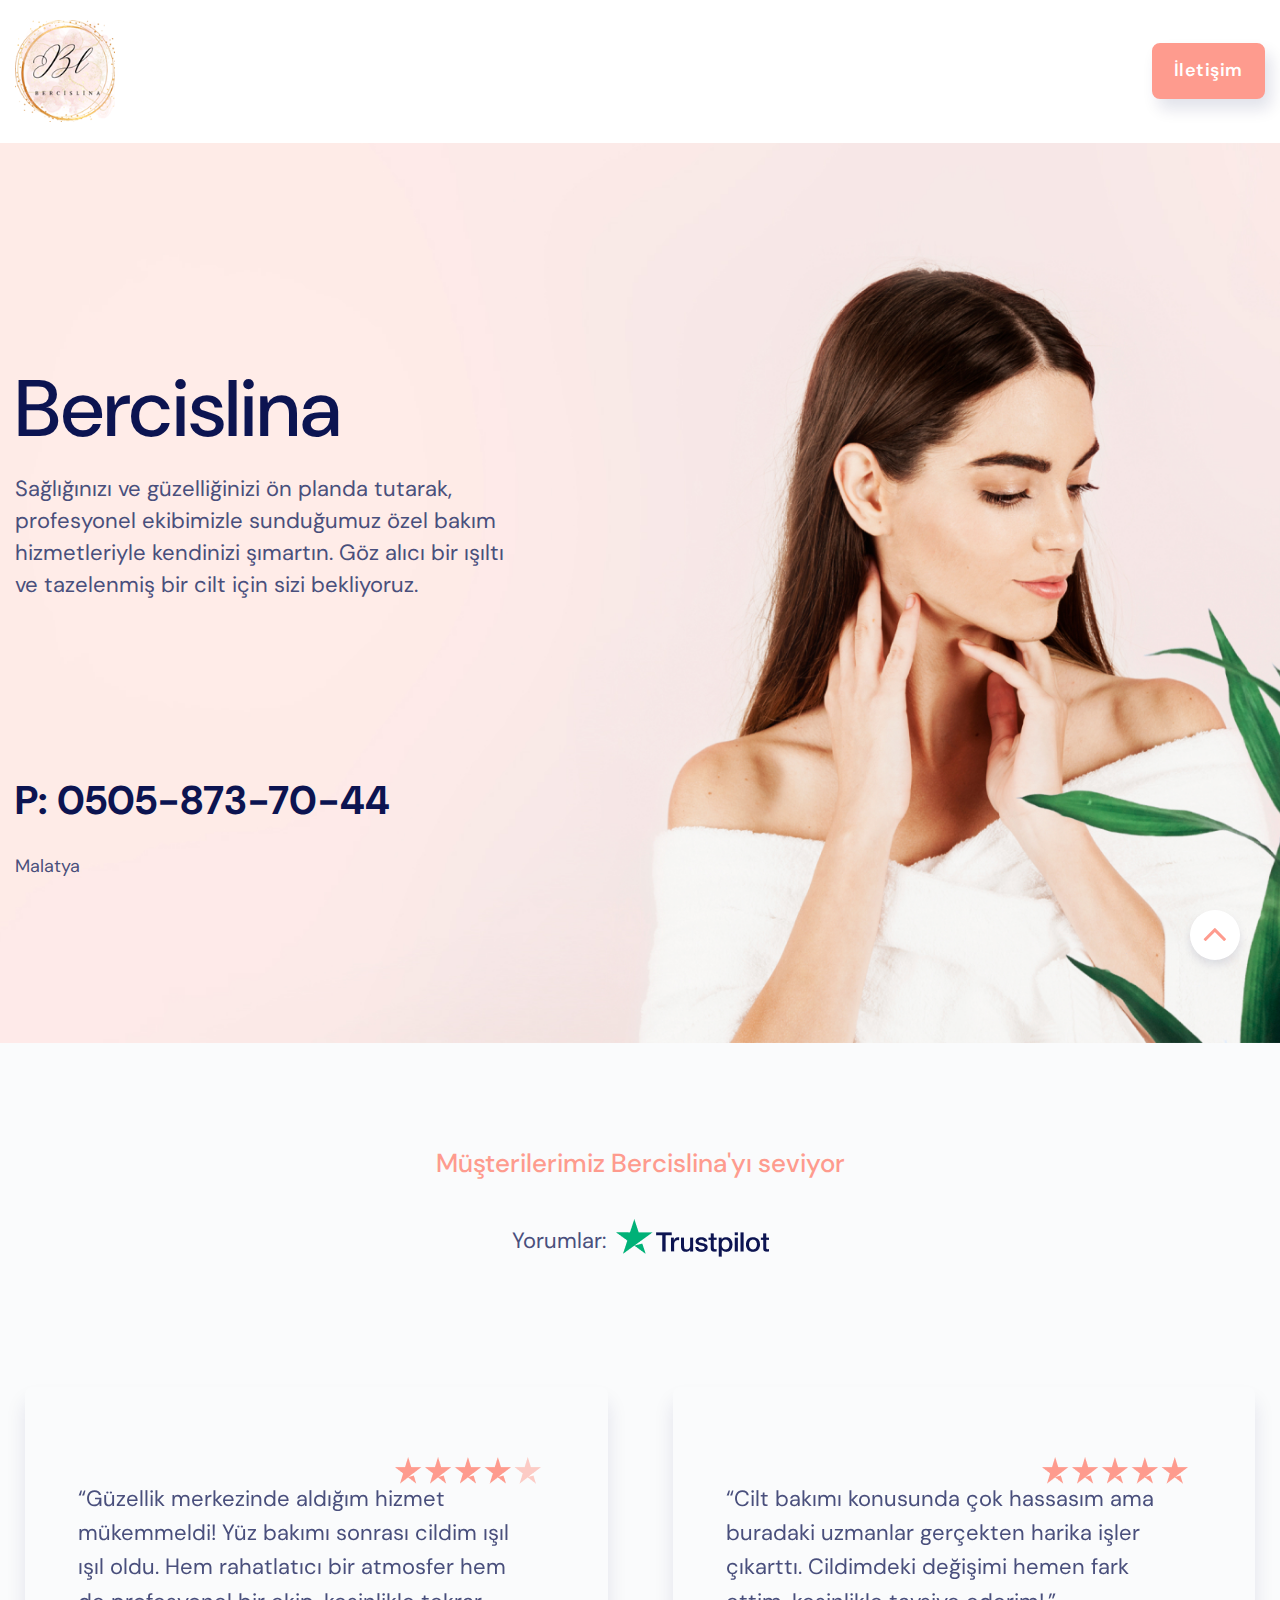
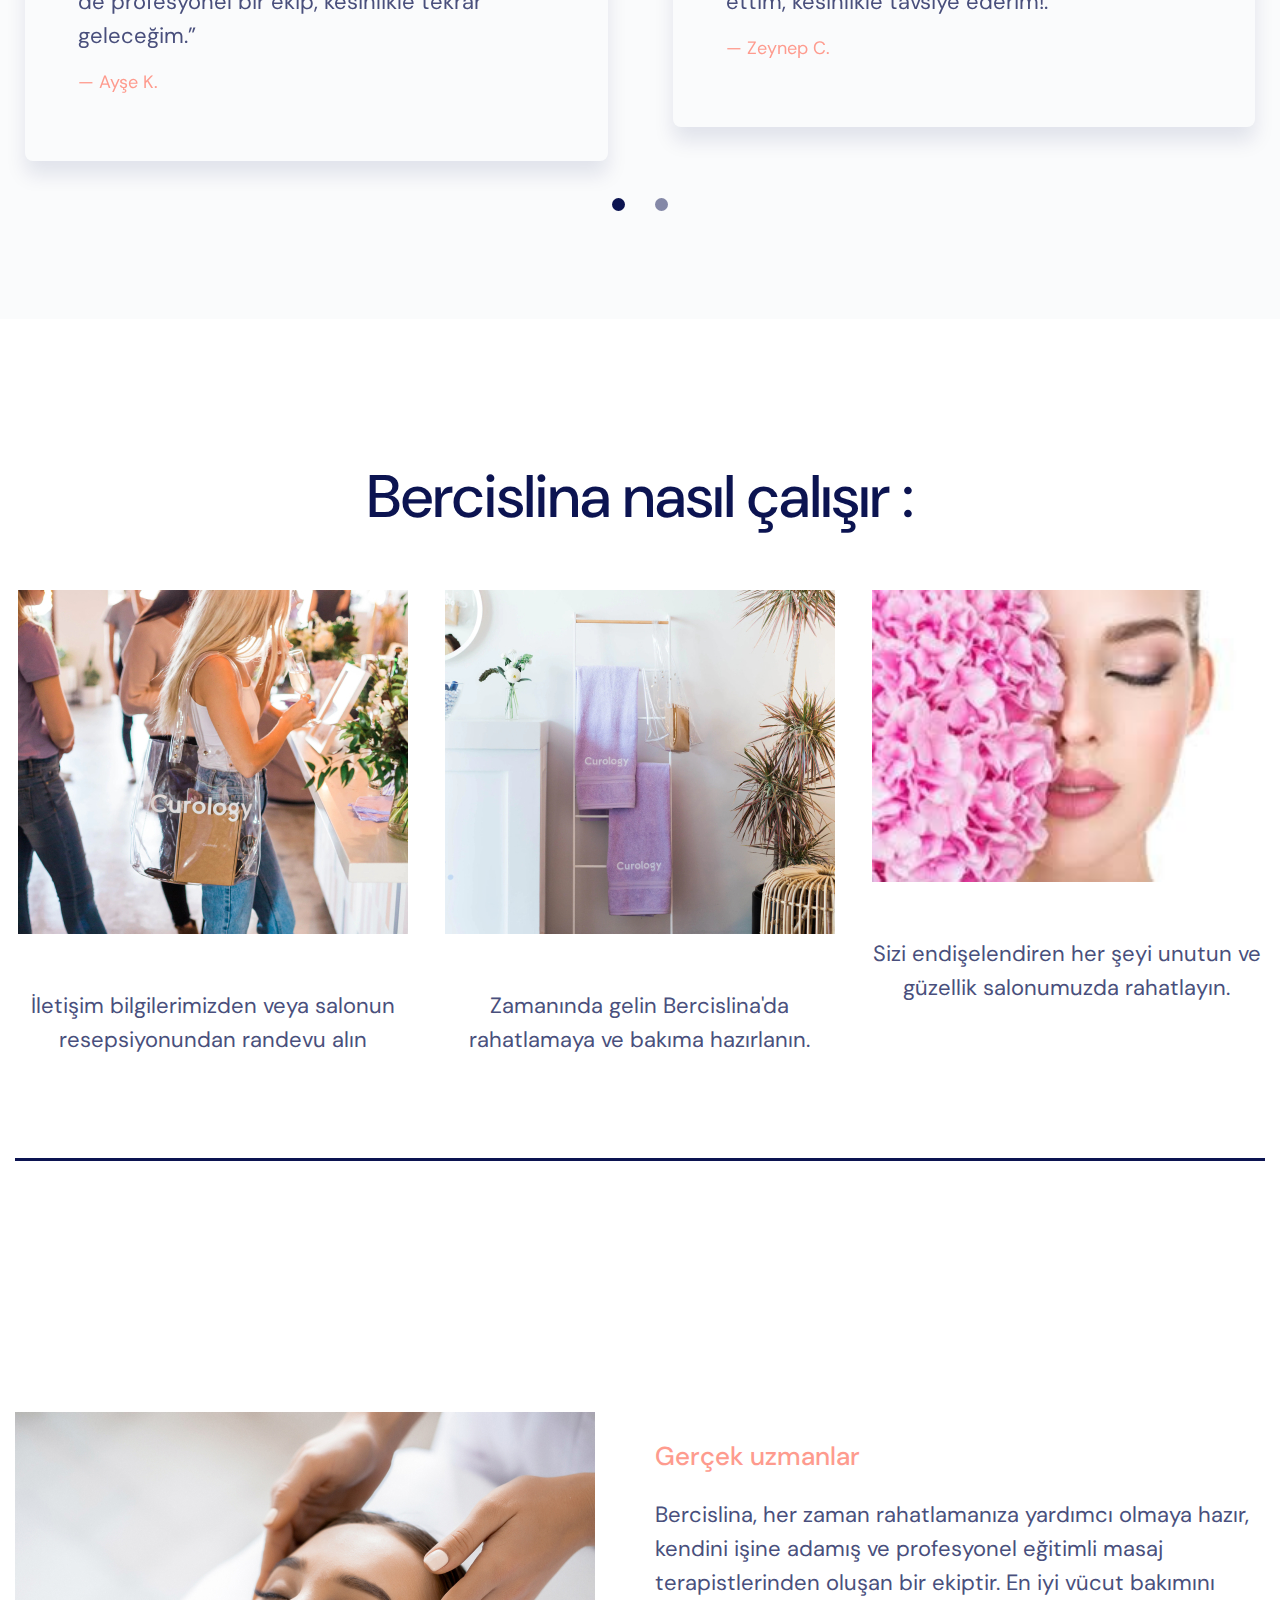
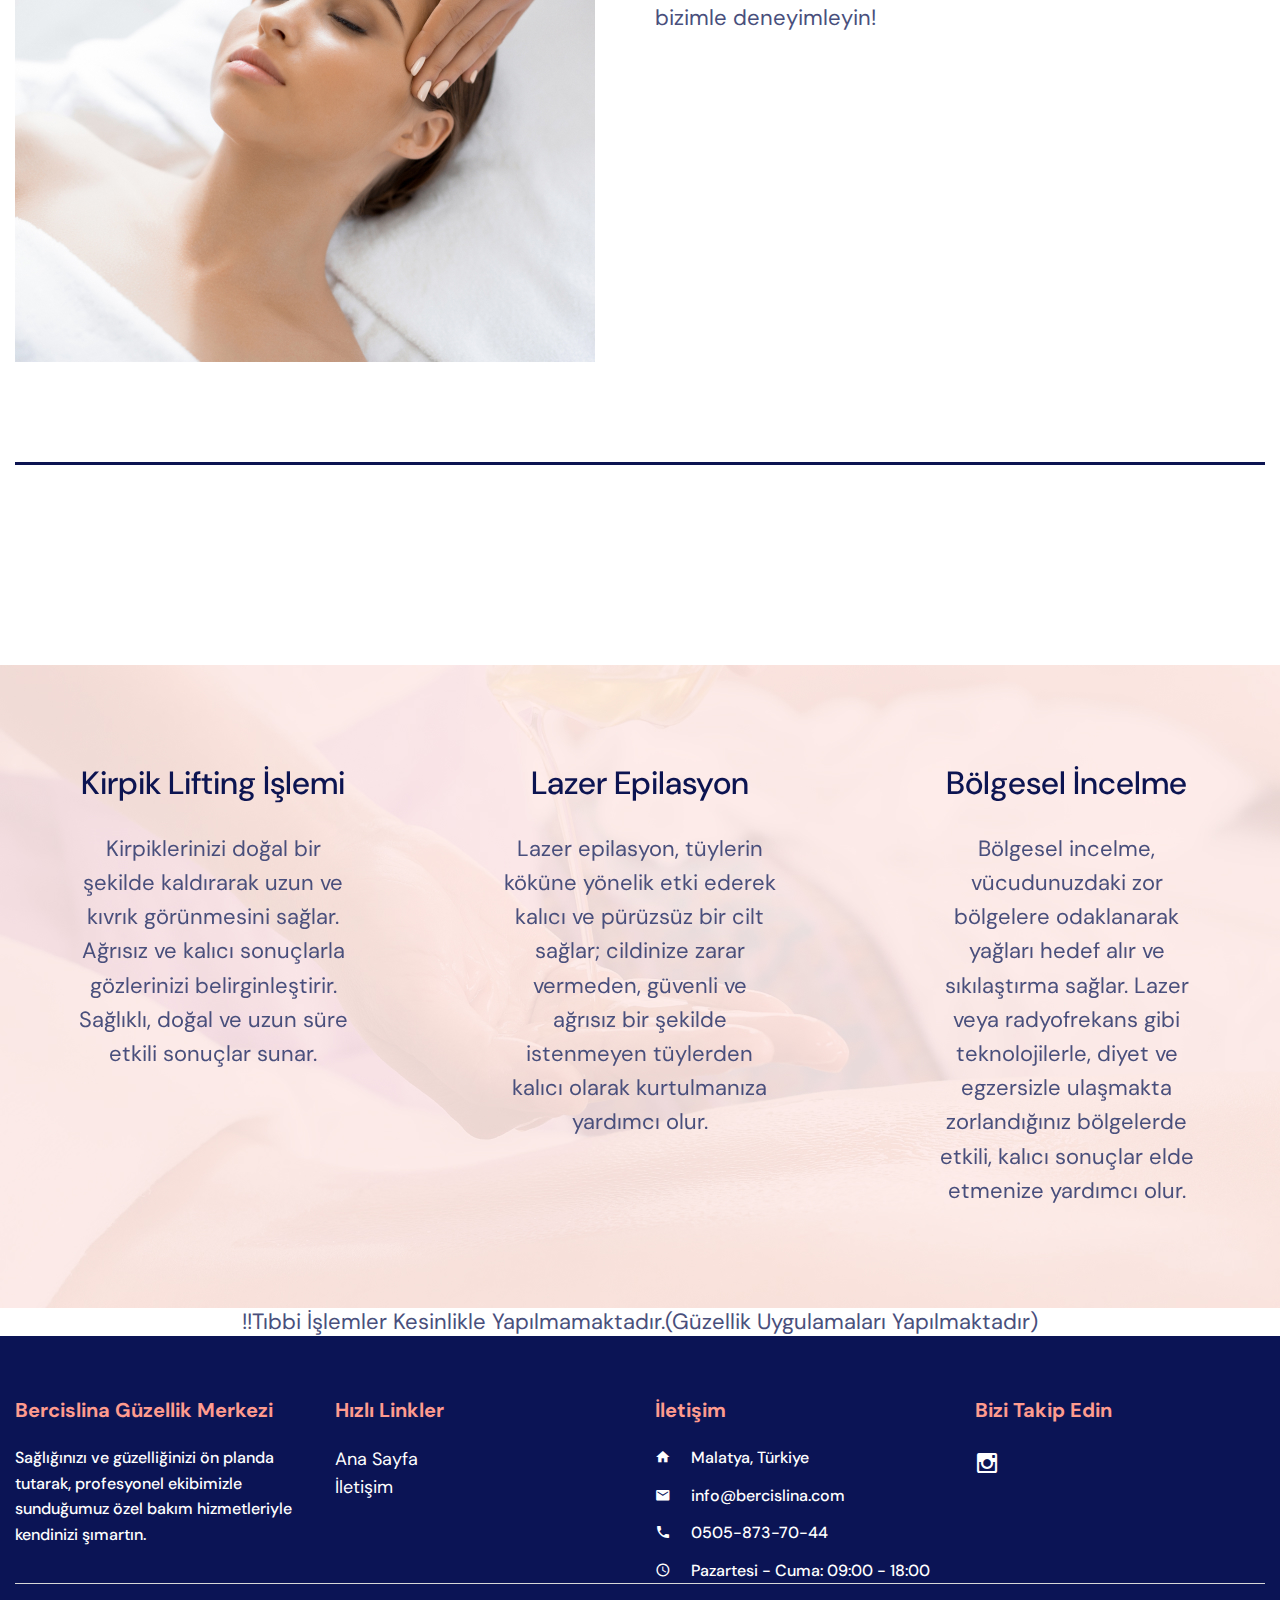
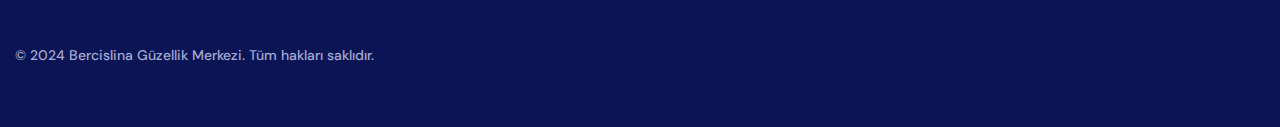
<file: index.html>
<!DOCTYPE html>
<html class="wide wow-animation" lang="en">
  <head>
    <title>Güzellik Merkezi</title>
    <meta charset="utf-8">
    <meta name="viewport" content="width=device-width, height=device-height, initial-scale=1.0">
    <meta http-equiv="X-UA-Compatible" content="IE=edge">
    <link rel="icon" href="images/favicon.ico" type="image/x-icon">
    <link rel="stylesheet" type="text/css" href="//fonts.googleapis.com/css?family=DM+Sans:400,400i,500,500i,700,700i&amp;display=swap">
    <link rel="stylesheet" href="css/bootstrap.css">
    <link rel="stylesheet" href="css/fonts.css">
    <link rel="stylesheet" href="css/style.css">
    <style>.ie-panel{display: none;background: #212121;padding: 10px 0;box-shadow: 3px 3px 5px 0 rgba(0,0,0,.3);clear: both;text-align:center;position: relative;z-index: 1;} html.ie-10 .ie-panel, html.lt-ie-10 .ie-panel {display: block;}</style>
  </head>
  <body>
    <div class="ie-panel"><a href="http://windows.microsoft.com/en-US/internet-explorer/"><img src="images/ie8-panel/warning_bar_0000_us.jpg" height="42" width="820" alt="You are using an outdated browser. For a faster, safer browsing experience, upgrade for free today."></a></div>
    <div class="preloader">
      <div class="preloader-body">
        <div class="cssload-container">
          <div class="cssload-speeding-wheel"></div>
        </div>
        <p>Loading...</p>
      </div>
    </div>
    <div class="page">
      <header class="section page-header">
        <!--RD Navbar-->
        <div class="rd-navbar-wrap">
          <nav class="rd-navbar rd-navbar-classic" data-layout="rd-navbar-fixed" data-sm-layout="rd-navbar-fixed" data-md-layout="rd-navbar-fixed" data-md-device-layout="rd-navbar-fixed" data-lg-layout="rd-navbar-static" data-lg-device-layout="rd-navbar-static" data-xl-layout="rd-navbar-static" data-xl-device-layout="rd-navbar-static" data-lg-stick-up-offset="46px" data-xl-stick-up-offset="46px" data-xxl-stick-up-offset="46px" data-lg-stick-up="true" data-xl-stick-up="true" data-xxl-stick-up="true">
            <div class="rd-navbar-main-outer">
              <div class="rd-navbar-main">
                <!--RD Navbar Panel-->
                <div class="rd-navbar-panel">
                  <!--RD Navbar Toggle-->
                  <button class="rd-navbar-toggle" data-rd-navbar-toggle=".rd-navbar-nav-wrap"><span></span></button>
                  <!--RD Navbar Brand-->
                  <div class="rd-navbar-brand">
                    <!--Brand--><a class="brand" href="index.html"><img class="brand-logo-dark" src="images/logo-default-428x112.png" alt="" width="100" height="56"/><img class="brand-logo-light" src="images/logo-inverse-430x112.png" alt="" width="100" height="56"/></a>
                  </div>
                </div>
                
                <div class="rd-nav-item">
                  <div class="btn-wrap"><a class="button button-secondary button-sm" href="iletisim.html">İletişim</a></div>
                </div>
              </div>
            </div>
          </nav>
        </div>
      </header>
      <!--Main bunner-->
      <div class="section section-main-bunner context-dark" id="home">
        <div class="main-bunner-img bg-overlay-1" style="background-image: url(&quot;images/slide-01.jpg&quot;); background-size: cover;"></div>
        <div class="main-bunner-inner">
          <div class="container wide">
            <div class="row justify-content-left">
              <div class="col-lg-5">
                <h1 data-caption-animate="fadeInUp" data-caption-delay="100">Bercislina <br class="br-none"> </h1>
                <p class="lead text-custom-blue" data-caption-animate="fadeInUp" data-caption-delay="250">Sağlığınızı ve güzelliğinizi ön planda tutarak, profesyonel ekibimizle sunduğumuz özel bakım hizmetleriyle kendinizi şımartın. Göz alıcı bir ışıltı ve tazelenmiş bir cilt için sizi bekliyoruz.</p>
                <div class="btn-wrap">
                  <div class="group-xxl group-middle"></div>
                </div>
                <div class="phone-wrap phone-wrap-2">
                  <div class="phone-link-title">P:</div><a class="phone-link" href="tel:#">0505-873-70-44</a>
                </div>
                <p class="text-custom-blue">Malatya</p>
              </div>
            </div>
          </div>
        </div>
      </div>
      <!--Testimonials-->
      <div class="section section-lg bg-gray-150">
        <div class="text-center">
          <p class="subtitle">Müşterilerimiz Bercislina'yı seviyor</p>
          <div class="subtitle-box">
            <div class="subtitle-box-text">Yorumlar:</div>
            <div class="subtitle-box-media"><img src="images/title-img-153x38.png" alt="" width="153" height="38"/>
            </div>
          </div>
        </div>
        <div class="owl-carousel owl-theme-1" data-items="1" data-sm-items="1" data-md-items="1" data-lg-items="1" data-xl-items="2" data-xxl-items="3" data-margin="15px" data-nav="false" data-dots="true" data-autoplay="8000">
          <div class="testimonial-box">
            <div class="testimonial-title"></div>
            <div class="testimonial-rate"><img src="images/rate-2-146x27.png" alt="" width="146" height="27"/>
            </div>
            <div class="testimonial-text">“Güzellik merkezinde aldığım hizmet mükemmeldi! Yüz bakımı sonrası cildim ışıl ışıl oldu. Hem rahatlatıcı bir atmosfer hem de profesyonel bir ekip, kesinlikle tekrar geleceğim.”</div>
            <div class="testimonial-name">— Ayşe K.</div>
          </div>
          <div class="testimonial-box">
            <div class="testimonial-title"></div>
            <div class="testimonial-rate"><img src="images/rate-1-146x27.png" alt="" width="146" height="27"/>
            </div>
            <div class="testimonial-text">“Cilt bakımı konusunda çok hassasım ama buradaki uzmanlar gerçekten harika işler çıkarttı. Cildimdeki değişimi hemen fark ettim, kesinlikle tavsiye ederim!.”</div>
            <div class="testimonial-name">— Zeynep C.</div>
          </div>
          <div class="testimonial-box">
            <div class="testimonial-title"></div>
            <div class="testimonial-rate"><img src="images/rate-1-146x27.png" alt="" width="146" height="27"/>
            </div>
            <div class="testimonial-text">" Uzun zamandır böyle bir bakım görmemiştim! Yüz bakımı ile cildim pırıl pırıl oldu. Üstelik tüm ekibin güler yüzlü ve samimi olması, deneyimi daha da özel kıldı. Kesinlikle tavsiye ederim."</div>
            <div class="testimonial-name">— Selin M.</div>
          </div>
          <div class="testimonial-box">
            <div class="testimonial-title"></div>
            <div class="testimonial-rate"><img src="images/rate-2-146x27.png" alt="" width="146" height="27"/>
            </div>
            <div class="testimonial-text"> “Yıllardır cilt bakımı yapıyorum ama buradaki hizmet ve kullanılan ürünler kadar kaliteli bir deneyim yaşamadım. Cildim gerçekten çok sağlıklı görünüyor. Tekrar geleceğim.”</div>
            <div class="testimonial-name"> — Elif P.</div>
          </div>
        </div>
      </div>
      <!--How Works-->
      <div class="section section section-lg">
        <div class="container wide">
          <div class="text-center">
            <div class="subtitle"></div>
            <h2 class="title">Bercislina nasıl çalışır :</h2>
            <div class="subtitle-2"></div>
          </div>
          <div class="row row-md-80 row-sm-50">
            <div class="col-xs-10 col-md-6 col-lg-4">
              <div class="box-info-modern">
                <div class="box-info-modern-figure"><img src="images/box-home-1-390x344.jpg" alt="" width="390" height="344"/>
                </div>
                <h4 class="box-info-modern-title"></h4>
                <div class="box-info-modern-text">İletişim bilgilerimizden veya salonun resepsiyonundan randevu alın</div>
              </div>
            </div>
            <div class="col-xs-10 col-md-6 col-lg-4">
              <div class="box-info-modern">
                <div class="box-info-modern-figure"><img src="images/box-home-2-390x344.jpg" alt="" width="390" height="344"/>
                </div>
                <h4 class="box-info-modern-title"></h4>
                <div class="box-info-modern-text">Zamanında gelin Bercislina'da rahatlamaya ve bakıma hazırlanın.</div>
              </div>
            </div>
            <div class="col-xs-10 col-md-6 col-lg-4">
              <div class="box-info-modern">
                <div class="box-info-modern-figure"><img src="images/Adsız tasarım.jpg" alt="" width="390" height="344"/>
                </div>
                <h4 class="box-info-modern-title"></h4>
                <div class="box-info-modern-text">Sizi endişelendiren her şeyi unutun ve güzellik salonumuzda rahatlayın.</div>
              </div>
            </div>
          </div>
        </div>
      </div>
      <!--Divider-->
      <div class="section">
        <div class="container wide">
          <div class="divider"></div>
        </div>
      </div>
      <!-- Services-->
      <div class="section section section-lg">
        <div class="container wide">
          <div class="row row-md-30">
            <div class="col-md-5 col-lg-5">
              <div class="subtitle"></div>
            </div>
          </div>
          <div class="text-wrap">
            <div class="row row-md-30">
              <div class="col-md-6 col-lg-6"><img src="images/box-home-3-580x550.jpg" alt="" width="580" height="550"/>
              </div>
              <div class="col-md-6 col-lg-6">
                <div class="mt-4">
                  <div class="subtitle">Gerçek uzmanlar</div>
                  <div class="subtitle-2">Bercislina, her zaman rahatlamanıza yardımcı olmaya hazır, kendini işine adamış ve profesyonel eğitimli masaj terapistlerinden oluşan bir ekiptir. En iyi vücut bakımını bizimle deneyimleyin!</div>
                </div>
              </div>
            </div>
          </div>
        </div>
      </div>
      <!--Divider-->
      <div class="section">
        <div class="container wide">
          <div class="divider"></div>
        </div>
      </div>
      <!-- Choose Your Massage-->
      <div class="section section section-lg bg-default">
        <div class="container wide">
          <!--.divider-->
          
        </div>
      </div>
      <!--Parallax-->
      <section class="section-lg parallax-container text-center" data-parallax-img="images/paralax-home.jpg">
        <div class="parallax-content section-xxl context-dark">
          <div class="container wide">
            <div class="text-center">
              <div class="row row-md-80 row-sm-60">
                <div class="col-xs-10 col-md-6 col-lg-4">
                  <div class="box-price-simple">
                    <div class="box-price">
                    </div>
                    <div class="box-price-title">
                      <p>Kirpik Lifting İşlemi</p>
                    </div>
                    <div class="box-price-descr">
                      <p class="text-custom-blue">Kirpiklerinizi doğal bir şekilde kaldırarak uzun ve kıvrık görünmesini sağlar. Ağrısız ve kalıcı sonuçlarla gözlerinizi belirginleştirir. Sağlıklı, doğal ve uzun süre etkili sonuçlar sunar.</p>
                    </div>
                  </div>
                </div>
                <div class="col-xs-10 col-md-6 col-lg-4">
                  <div class="box-price-simple">
                    <div class="box-price">
                    </div>
                    <div class="box-price-title">
                      <p>Lazer Epilasyon</p>
                    </div>
                    <div class="box-price-descr">
                      <p class="text-custom-blue">Lazer epilasyon, tüylerin köküne yönelik etki ederek kalıcı ve pürüzsüz bir cilt sağlar; cildinize zarar vermeden, güvenli ve ağrısız bir şekilde istenmeyen tüylerden kalıcı olarak kurtulmanıza yardımcı olur.</p>
                    </div>
                  </div>
                </div>
                <div class="col-xs-10 col-md-6 col-lg-4">
                  <div class="box-price-simple">
                    <div class="box-price">
                    </div>
                    <div class="box-price-title">
                      <p>Bölgesel İncelme</p>
                    </div>
                    <div class="box-price-descr">
                      <p class="text-custom-blue">Bölgesel incelme, vücudunuzdaki zor bölgelere odaklanarak yağları hedef alır ve sıkılaştırma sağlar. Lazer veya radyofrekans gibi teknolojilerle, diyet ve egzersizle ulaşmakta zorlandığınız bölgelerde etkili, kalıcı sonuçlar elde etmenize yardımcı olur.</p>
                    </div>
                  </div>
                </div>
              </div>
            </div>
          </div>
        </div>
      </section>
      <!--FAQ-->
     
      
      <!--vacancy-->
      <div class="section section-custom">
        <div class="container wide">
          <div class="text-center">
            <div class="subtitle-2 big">!!Tıbbi İşlemler Kesinlikle Yapılmamaktadır.(Güzellik Uygulamaları Yapılmaktadır)</div>
          </div>
        </div>
      </div>
      <footer class="section footer-classic context-dark">
        <div class="container wide">
          <div class="row row-sm-30">
            <!-- Şirket Bilgileri -->
            <div class="col-lg-3 col-md-6">
              <h5 class="footer-title">Bercislina Güzellik Merkezi</h5>
              <p>
                Sağlığınızı ve güzelliğinizi ön planda tutarak, profesyonel ekibimizle sunduğumuz özel bakım hizmetleriyle kendinizi şımartın.
              </p>
            </div>
            <!-- Hızlı Linkler -->
            <div class="col-lg-3 col-md-6">
              <h5 class="footer-title">Hızlı Linkler</h5>
              <ul class="footer-links">
                <li><a href="index.html">Ana Sayfa</a></li>
                <li><a href="iletisim.html">İletişim</a></li>
              </ul>
            </div>
            <!-- İletişim Bilgileri -->
            <div class="col-lg-3 col-md-6">
              <h5 class="footer-title">İletişim</h5>
              <p><i class="mdi mdi-home mr-3"></i> Malatya, Türkiye</p>
              <p><i class="mdi mdi-email mr-3"></i> info@bercislina.com</p>
              <p><i class="mdi mdi-phone mr-3"></i> 0505-873-70-44</p>
              <p><i class="mdi mdi-clock mr-3"></i> Pazartesi - Cuma: 09:00 - 18:00</p>
            </div>
            <div class="col-lg-3 col-md-6">
              <h5 class="footer-title">Bizi Takip Edin</h5>
              <ul class="social-icons">
                <li><a href="https://www.instagram.com/bercislinavipmalatya/" target="_blank"><i class="mdi mdi-instagram"></i></a></li>
              </ul>
            </div>
          </div>
          <hr class="mb-4">
          <div class="row align-items-center">
            <div class="col-md-6">
              <p class="rights">© 2024 Bercislina Güzellik Merkezi. Tüm hakları saklıdır.</p>
            </div>
          </div>
        </div>
      </footer>
      
    </div>
    <div class="snackbars" id="form-output-global"></div>
    <script src="js/core.min.js"></script>
    <script src="js/script.js"></script>
  </body>
</html>
</file>
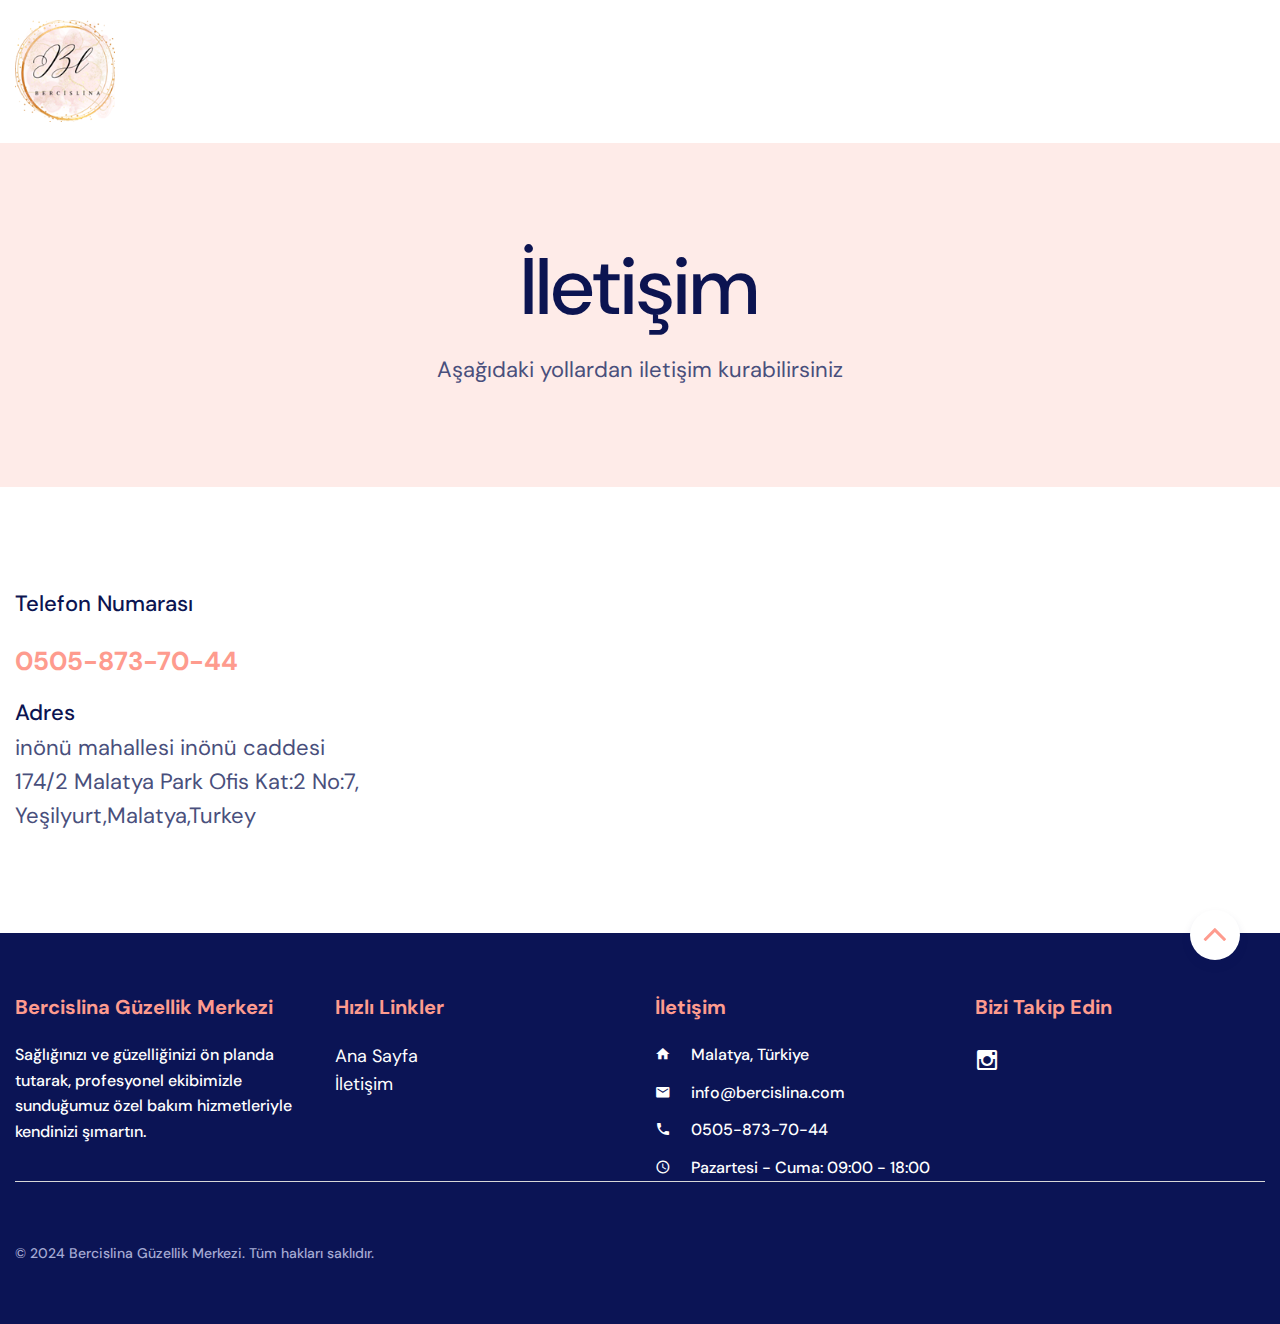
<file: iletisim.html>
<!DOCTYPE html>
<html class="wide wow-animation" lang="en">
  <head>
    <title>İletişim</title>
    <meta charset="utf-8">
    <meta name="viewport" content="width=device-width, height=device-height, initial-scale=1.0">
    <meta http-equiv="X-UA-Compatible" content="IE=edge">
    <link rel="icon" href="images/favicon.ico" type="image/x-icon">
    <link rel="stylesheet" type="text/css" href="//fonts.googleapis.com/css?family=DM+Sans:400,400i,500,500i,700,700i&amp;display=swap">
    <link rel="stylesheet" href="css/bootstrap.css">
    <link rel="stylesheet" href="css/fonts.css">
    <link rel="stylesheet" href="css/style.css">
    <style>.ie-panel{display: none;background: #212121;padding: 10px 0;box-shadow: 3px 3px 5px 0 rgba(0,0,0,.3);clear: both;text-align:center;position: relative;z-index: 1;} html.ie-10 .ie-panel, html.lt-ie-10 .ie-panel {display: block;}</style>
  </head>
  <body>
    <div class="ie-panel"><a href="http://windows.microsoft.com/en-US/internet-explorer/"><img src="images/ie8-panel/warning_bar_0000_us.jpg" height="42" width="820" alt="You are using an outdated browser. For a faster, safer browsing experience, upgrade for free today."></a></div>
    <div class="preloader">
      <div class="preloader-body">
        <div class="cssload-container">
          <div class="cssload-speeding-wheel"></div>
        </div>
        <p>Loading...</p>
      </div>
    </div>
    <div class="page">
      <header class="section page-header">
        <!--RD Navbar-->
        <div class="rd-navbar-wrap">
          <nav class="rd-navbar rd-navbar-classic" data-layout="rd-navbar-fixed" data-sm-layout="rd-navbar-fixed" data-md-layout="rd-navbar-fixed" data-md-device-layout="rd-navbar-fixed" data-lg-layout="rd-navbar-static" data-lg-device-layout="rd-navbar-static" data-xl-layout="rd-navbar-static" data-xl-device-layout="rd-navbar-static" data-lg-stick-up-offset="46px" data-xl-stick-up-offset="46px" data-xxl-stick-up-offset="46px" data-lg-stick-up="true" data-xl-stick-up="true" data-xxl-stick-up="true">
            <div class="rd-navbar-main-outer">
              <div class="rd-navbar-main">
                <!--RD Navbar Panel-->
                <div class="rd-navbar-panel">
                  <!--RD Navbar Toggle-->
                  <button class="rd-navbar-toggle" data-rd-navbar-toggle=".rd-navbar-nav-wrap"><span></span></button>
                  <!--RD Navbar Brand-->
                  <div class="rd-navbar-brand">
                    <!--Brand--><a class="brand" href="index.html"><img class="brand-logo-dark" src="images/logo-default-428x112.png" alt="" width="100" height="56"/><img class="brand-logo-light" src="images/logo-inverse-430x112.png" alt="" width="100" height="56"/></a>
                  </div>
                </div>
                <div class="rd-navbar-main-element">
                  <div class="rd-navbar-nav-wrap">
                    <ul class="rd-navbar-nav">
                      
                        <ul class="rd-menu rd-navbar-dropdown">
                          <li class="rd-dropdown-item"><a class="rd-dropdown-link" href="typography.html">Typography</a>
                          </li>
                          <li class="rd-dropdown-item"><a class="rd-dropdown-link" href="buttons.html">Buttons</a>
                          </li>
                          <li class="rd-dropdown-item"><a class="rd-dropdown-link" href="forms.html">Forms</a>
                          </li>
                          <li class="rd-dropdown-item"><a class="rd-dropdown-link" href="tabs-and-accordions.html">Tabs and accordions</a>
                          </li>
                          <li class="rd-dropdown-item"><a class="rd-dropdown-link" href="privacy-policy.html">Privacy policy</a>
                          </li>
                          <li class="rd-dropdown-item"><a class="rd-dropdown-link" href="under-construction.html">Under Construction</a>
                          </li>
                        </ul>
                      </li>
                    </ul>
                  </div>
                </div>
                
              </div>
            </div>
          </nav>
        </div>
      </header>
      <section class="section-lg bg-secondary">
        <div class="container wide">
          <div class="text-center">
            <h1>İletişim</h1>
            <div class="subtitle-2">Aşağıdaki yollardan iletişim kurabilirsiniz</div>
          </div>
        </div>
      </section>
      <!--Mailform-->
      <section class="section section-xl">
        <div class="container wide">
          <div class="row row-50">
            <div class="col-lg-4">
              <div class="contacts-wrap">
                <p>Telefon Numarası</p>
                <div class="phone-link-second"><a href="tel:#">0505-873-70-44</a></div>
            
                <p>Adres</p><span>inönü mahallesi inönü caddesi 174/2 Malatya Park Ofis Kat:2 No:7, Yeşilyurt,Malatya,Turkey</span>
              </div>
            </div>
            <div class="col-lg-8">
            </div>
          </div>
        </div>
      </section>
      <footer class="section footer-classic context-dark">
        <div class="container wide">
          <div class="row row-sm-30">
            <!-- Şirket Bilgileri -->
            <div class="col-lg-3 col-md-6">
              <h5 class="footer-title">Bercislina Güzellik Merkezi</h5>
              <p>
                Sağlığınızı ve güzelliğinizi ön planda tutarak, profesyonel ekibimizle sunduğumuz özel bakım hizmetleriyle kendinizi şımartın.
              </p>
            </div>
            <!-- Hızlı Linkler -->
            <div class="col-lg-3 col-md-6">
              <h5 class="footer-title">Hızlı Linkler</h5>
              <ul class="footer-links">
                <li><a href="index.html">Ana Sayfa</a></li>
                <li><a href="iletisim.html">İletişim</a></li>
              </ul>
            </div>
            <!-- İletişim Bilgileri -->
            <div class="col-lg-3 col-md-6">
              <h5 class="footer-title">İletişim</h5>
              <p><i class="mdi mdi-home mr-3"></i> Malatya, Türkiye</p>
              <p><i class="mdi mdi-email mr-3"></i> info@bercislina.com</p>
              <p><i class="mdi mdi-phone mr-3"></i> 0505-873-70-44</p>
              <p><i class="mdi mdi-clock mr-3"></i> Pazartesi - Cuma: 09:00 - 18:00</p>
            </div>
            <div class="col-lg-3 col-md-6">
              <h5 class="footer-title">Bizi Takip Edin</h5>
              <ul class="social-icons">
                <li><a href="https://www.instagram.com/bercislinavipmalatya/" target="_blank"><i class="mdi mdi-instagram"></i></a></li>
              </ul>
            </div>
          </div>
          <hr class="mb-4">
          <div class="row align-items-center">
            <div class="col-md-6">
              <p class="rights">© 2024 Bercislina Güzellik Merkezi. Tüm hakları saklıdır.</p>
            </div>
          </div>
        </div>
      </footer>
    </div>
    <div class="snackbars" id="form-output-global"></div>
    <script src="js/core.min.js"></script>
    <script src="js/script.js"></script>
    <!--coded by dyoma-->
  </body>
</html>
</file>
<file: css/fonts.css>
/** @group Fonts *//** @section Font Awesome Icons 4.7.0 */@font-face {	font-family: 'FontAwesome';	src: url("../fonts/fontawesome-webfont.eot?v=4.7.0");	src: url("../fonts/fontawesome-webfont.eot?#iefix&v=4.7.0") format("embedded-opentype"), url("../fonts/fontawesome-webfont.woff2?v=4.7.0") format("woff2"), url("../fonts/fontawesome-webfont.woff?v=4.7.0") format("woff"), url("../fonts/fontawesome-webfont.ttf?v=4.7.0") format("truetype"), url("../fonts/fontawesome-webfont.svg?v=4.7.0#fontawesomeregular") format("svg");	font-weight: normal;	font-style: normal;}.fa {	display: inline-block;	font-family: 'FontAwesome';	font-size: inherit;	text-rendering: auto;	-webkit-font-smoothing: antialiased;	-moz-osx-font-smoothing: grayscale;}[class*='fa-']:before {	font-weight: 400;	font-family: 'FontAwesome';}/* makes the font 33% larger relative to the icon container */.fa-lg {	font-size: 1.33333333em;	line-height: 0.75em;	vertical-align: -15%;}.fa-2x {	font-size: 2em;}.fa-3x {	font-size: 3em;}.fa-4x {	font-size: 4em;}.fa-5x {	font-size: 5em;}.fa-fw {	width: 1.28571429em;	text-align: center;}.fa-ul {	padding-left: 0;	margin-left: 2.14285714em;	list-style-type: none;}.fa-ul > li {	position: relative;}.fa-li {	position: absolute;	left: -2.14285714em;	width: 2.14285714em;	top: 0.14285714em;	text-align: center;}.fa-li.fa-lg {	left: -1.85714286em;}.fa-border {	padding: .2em .25em .15em;	border: solid 0.08em #eeeeee;	border-radius: .1em;}.fa-pull-left {	float: left;}.fa-pull-right {	float: right;}.fa.fa-pull-left {	margin-right: .3em;}.fa.fa-pull-right {	margin-left: .3em;}/* Deprecated as of 4.4.0 */.pull-right {	float: right;}.pull-left {	float: left;}.fa.pull-left {	margin-right: .3em;}.fa.pull-right {	margin-left: .3em;}.fa-spin {	-webkit-animation: fa-spin 2s infinite linear;	animation: fa-spin 2s infinite linear;}.fa-pulse {	-webkit-animation: fa-spin 1s infinite steps(8);	animation: fa-spin 1s infinite steps(8);}@-webkit-keyframes fa-spin {	0% {		-webkit-transform: rotate(0deg);		transform: rotate(0deg);	}	100% {		-webkit-transform: rotate(359deg);		transform: rotate(359deg);	}}@keyframes fa-spin {	0% {		-webkit-transform: rotate(0deg);		transform: rotate(0deg);	}	100% {		-webkit-transform: rotate(359deg);		transform: rotate(359deg);	}}.fa-rotate-90 {	-ms-filter: "progid:DXImageTransform.Microsoft.BasicImage(rotation=1)";	-webkit-transform: rotate(90deg);	-ms-transform: rotate(90deg);	transform: rotate(90deg);}.fa-rotate-180 {	-ms-filter: "progid:DXImageTransform.Microsoft.BasicImage(rotation=2)";	-webkit-transform: rotate(180deg);	-ms-transform: rotate(180deg);	transform: rotate(180deg);}.fa-rotate-270 {	-ms-filter: "progid:DXImageTransform.Microsoft.BasicImage(rotation=3)";	-webkit-transform: rotate(270deg);	-ms-transform: rotate(270deg);	transform: rotate(270deg);}.fa-flip-horizontal {	-ms-filter: "progid:DXImageTransform.Microsoft.BasicImage(rotation=0, mirror=1)";	-webkit-transform: scale(-1, 1);	-ms-transform: scale(-1, 1);	transform: scale(-1, 1);}.fa-flip-vertical {	-ms-filter: "progid:DXImageTransform.Microsoft.BasicImage(rotation=2, mirror=1)";	-webkit-transform: scale(1, -1);	-ms-transform: scale(1, -1);	transform: scale(1, -1);}:root .fa-rotate-90,:root .fa-rotate-180,:root .fa-rotate-270,:root .fa-flip-horizontal,:root .fa-flip-vertical {	filter: none;}.fa-stack {	position: relative;	display: inline-block;	width: 2em;	height: 2em;	line-height: 2em;	vertical-align: middle;}.fa-stack-1x,.fa-stack-2x {	position: absolute;	left: 0;	width: 100%;	text-align: center;}.fa-stack-1x {	line-height: inherit;}.fa-stack-2x {	font-size: 2em;}.fa-inverse {	color: #ffffff;}/* Font Awesome uses the Unicode Private Use Area (PUA) to ensure screen
   readers do not read off random characters that represent icons */.fa-glass:before {	content: "\f000";}.fa-music:before {	content: "\f001";}.fa-search:before {	content: "\f002";}.fa-envelope-o:before {	content: "\f003";}.fa-heart:before {	content: "\f004";}.fa-star:before {	content: "\f005";}.fa-star-o:before {	content: "\f006";}.fa-user:before {	content: "\f007";}.fa-film:before {	content: "\f008";}.fa-th-large:before {	content: "\f009";}.fa-th:before {	content: "\f00a";}.fa-th-list:before {	content: "\f00b";}.fa-check:before {	content: "\f00c";}.fa-remove:before,.fa-close:before,.fa-times:before {	content: "\f00d";}.fa-search-plus:before {	content: "\f00e";}.fa-search-minus:before {	content: "\f010";}.fa-power-off:before {	content: "\f011";}.fa-signal:before {	content: "\f012";}.fa-gear:before,.fa-cog:before {	content: "\f013";}.fa-trash-o:before {	content: "\f014";}.fa-home:before {	content: "\f015";}.fa-file-o:before {	content: "\f016";}.fa-clock-o:before {	content: "\f017";}.fa-road:before {	content: "\f018";}.fa-download:before {	content: "\f019";}.fa-arrow-circle-o-down:before {	content: "\f01a";}.fa-arrow-circle-o-up:before {	content: "\f01b";}.fa-inbox:before {	content: "\f01c";}.fa-play-circle-o:before {	content: "\f01d";}.fa-rotate-right:before,.fa-repeat:before {	content: "\f01e";}.fa-refresh:before {	content: "\f021";}.fa-list-alt:before {	content: "\f022";}.fa-lock:before {	content: "\f023";}.fa-flag:before {	content: "\f024";}.fa-headphones:before {	content: "\f025";}.fa-volume-off:before {	content: "\f026";}.fa-volume-down:before {	content: "\f027";}.fa-volume-up:before {	content: "\f028";}.fa-qrcode:before {	content: "\f029";}.fa-barcode:before {	content: "\f02a";}.fa-tag:before {	content: "\f02b";}.fa-tags:before {	content: "\f02c";}.fa-book:before {	content: "\f02d";}.fa-bookmark:before {	content: "\f02e";}.fa-print:before {	content: "\f02f";}.fa-camera:before {	content: "\f030";}.fa-font:before {	content: "\f031";}.fa-bold:before {	content: "\f032";}.fa-italic:before {	content: "\f033";}.fa-text-height:before {	content: "\f034";}.fa-text-width:before {	content: "\f035";}.fa-align-left:before {	content: "\f036";}.fa-align-center:before {	content: "\f037";}.fa-align-right:before {	content: "\f038";}.fa-align-justify:before {	content: "\f039";}.fa-list:before {	content: "\f03a";}.fa-dedent:before,.fa-outdent:before {	content: "\f03b";}.fa-indent:before {	content: "\f03c";}.fa-video-camera:before {	content: "\f03d";}.fa-photo:before,.fa-image:before,.fa-picture-o:before {	content: "\f03e";}.fa-pencil:before {	content: "\f040";}.fa-map-marker:before {	content: "\f041";}.fa-adjust:before {	content: "\f042";}.fa-tint:before {	content: "\f043";}.fa-edit:before,.fa-pencil-square-o:before {	content: "\f044";}.fa-share-square-o:before {	content: "\f045";}.fa-check-square-o:before {	content: "\f046";}.fa-arrows:before {	content: "\f047";}.fa-step-backward:before {	content: "\f048";}.fa-fast-backward:before {	content: "\f049";}.fa-backward:before {	content: "\f04a";}.fa-play:before {	content: "\f04b";}.fa-pause:before {	content: "\f04c";}.fa-stop:before {	content: "\f04d";}.fa-forward:before {	content: "\f04e";}.fa-fast-forward:before {	content: "\f050";}.fa-step-forward:before {	content: "\f051";}.fa-eject:before {	content: "\f052";}.fa-chevron-left:before {	content: "\f053";}.fa-chevron-right:before {	content: "\f054";}.fa-plus-circle:before {	content: "\f055";}.fa-minus-circle:before {	content: "\f056";}.fa-times-circle:before {	content: "\f057";}.fa-check-circle:before {	content: "\f058";}.fa-question-circle:before {	content: "\f059";}.fa-info-circle:before {	content: "\f05a";}.fa-crosshairs:before {	content: "\f05b";}.fa-times-circle-o:before {	content: "\f05c";}.fa-check-circle-o:before {	content: "\f05d";}.fa-ban:before {	content: "\f05e";}.fa-arrow-left:before {	content: "\f060";}.fa-arrow-right:before {	content: "\f061";}.fa-arrow-up:before {	content: "\f062";}.fa-arrow-down:before {	content: "\f063";}.fa-mail-forward:before,.fa-share:before {	content: "\f064";}.fa-expand:before {	content: "\f065";}.fa-compress:before {	content: "\f066";}.fa-plus:before {	content: "\f067";}.fa-minus:before {	content: "\f068";}.fa-asterisk:before {	content: "\f069";}.fa-exclamation-circle:before {	content: "\f06a";}.fa-gift:before {	content: "\f06b";}.fa-leaf:before {	content: "\f06c";}.fa-fire:before {	content: "\f06d";}.fa-eye:before {	content: "\f06e";}.fa-eye-slash:before {	content: "\f070";}.fa-warning:before,.fa-exclamation-triangle:before {	content: "\f071";}.fa-plane:before {	content: "\f072";}.fa-calendar:before {	content: "\f073";}.fa-random:before {	content: "\f074";}.fa-comment:before {	content: "\f075";}.fa-magnet:before {	content: "\f076";}.fa-chevron-up:before {	content: "\f077";}.fa-chevron-down:before {	content: "\f078";}.fa-retweet:before {	content: "\f079";}.fa-shopping-cart:before {	content: "\f07a";}.fa-folder:before {	content: "\f07b";}.fa-folder-open:before {	content: "\f07c";}.fa-arrows-v:before {	content: "\f07d";}.fa-arrows-h:before {	content: "\f07e";}.fa-bar-chart-o:before,.fa-bar-chart:before {	content: "\f080";}.fa-twitter-square:before {	content: "\f081";}.fa-facebook-square:before {	content: "\f082";}.fa-camera-retro:before {	content: "\f083";}.fa-key:before {	content: "\f084";}.fa-gears:before,.fa-cogs:before {	content: "\f085";}.fa-comments:before {	content: "\f086";}.fa-thumbs-o-up:before {	content: "\f087";}.fa-thumbs-o-down:before {	content: "\f088";}.fa-star-half:before {	content: "\f089";}.fa-heart-o:before {	content: "\f08a";}.fa-sign-out:before {	content: "\f08b";}.fa-linkedin-square:before {	content: "\f08c";}.fa-thumb-tack:before {	content: "\f08d";}.fa-external-link:before {	content: "\f08e";}.fa-sign-in:before {	content: "\f090";}.fa-trophy:before {	content: "\f091";}.fa-github-square:before {	content: "\f092";}.fa-upload:before {	content: "\f093";}.fa-lemon-o:before {	content: "\f094";}.fa-phone:before {	content: "\f095";}.fa-square-o:before {	content: "\f096";}.fa-bookmark-o:before {	content: "\f097";}.fa-phone-square:before {	content: "\f098";}.fa-twitter:before {	content: "\f099";}.fa-facebook-f:before,.fa-facebook:before {	content: "\f09a";}.fa-github:before {	content: "\f09b";}.fa-unlock:before {	content: "\f09c";}.fa-credit-card:before {	content: "\f09d";}.fa-feed:before,.fa-rss:before {	content: "\f09e";}.fa-hdd-o:before {	content: "\f0a0";}.fa-bullhorn:before {	content: "\f0a1";}.fa-bell:before {	content: "\f0f3";}.fa-certificate:before {	content: "\f0a3";}.fa-hand-o-right:before {	content: "\f0a4";}.fa-hand-o-left:before {	content: "\f0a5";}.fa-hand-o-up:before {	content: "\f0a6";}.fa-hand-o-down:before {	content: "\f0a7";}.fa-arrow-circle-left:before {	content: "\f0a8";}.fa-arrow-circle-right:before {	content: "\f0a9";}.fa-arrow-circle-up:before {	content: "\f0aa";}.fa-arrow-circle-down:before {	content: "\f0ab";}.fa-globe:before {	content: "\f0ac";}.fa-wrench:before {	content: "\f0ad";}.fa-tasks:before {	content: "\f0ae";}.fa-filter:before {	content: "\f0b0";}.fa-briefcase:before {	content: "\f0b1";}.fa-arrows-alt:before {	content: "\f0b2";}.fa-group:before,.fa-users:before {	content: "\f0c0";}.fa-chain:before,.fa-link:before {	content: "\f0c1";}.fa-cloud:before {	content: "\f0c2";}.fa-flask:before {	content: "\f0c3";}.fa-cut:before,.fa-scissors:before {	content: "\f0c4";}.fa-copy:before,.fa-files-o:before {	content: "\f0c5";}.fa-paperclip:before {	content: "\f0c6";}.fa-save:before,.fa-floppy-o:before {	content: "\f0c7";}.fa-square:before {	content: "\f0c8";}.fa-navicon:before,.fa-reorder:before,.fa-bars:before {	content: "\f0c9";}.fa-list-ul:before {	content: "\f0ca";}.fa-list-ol:before {	content: "\f0cb";}.fa-strikethrough:before {	content: "\f0cc";}.fa-underline:before {	content: "\f0cd";}.fa-table:before {	content: "\f0ce";}.fa-magic:before {	content: "\f0d0";}.fa-truck:before {	content: "\f0d1";}.fa-pinterest:before {	content: "\f0d2";}.fa-pinterest-square:before {	content: "\f0d3";}.fa-google-plus-square:before {	content: "\f0d4";}.fa-google-plus:before {	content: "\f0d5";}.fa-money:before {	content: "\f0d6";}.fa-caret-down:before {	content: "\f0d7";}.fa-caret-up:before {	content: "\f0d8";}.fa-caret-left:before {	content: "\f0d9";}.fa-caret-right:before {	content: "\f0da";}.fa-columns:before {	content: "\f0db";}.fa-unsorted:before,.fa-sort:before {	content: "\f0dc";}.fa-sort-down:before,.fa-sort-desc:before {	content: "\f0dd";}.fa-sort-up:before,.fa-sort-asc:before {	content: "\f0de";}.fa-envelope:before {	content: "\f0e0";}.fa-linkedin:before {	content: "\f0e1";}.fa-rotate-left:before,.fa-undo:before {	content: "\f0e2";}.fa-legal:before,.fa-gavel:before {	content: "\f0e3";}.fa-dashboard:before,.fa-tachometer:before {	content: "\f0e4";}.fa-comment-o:before {	content: "\f0e5";}.fa-comments-o:before {	content: "\f0e6";}.fa-flash:before,.fa-bolt:before {	content: "\f0e7";}.fa-sitemap:before {	content: "\f0e8";}.fa-umbrella:before {	content: "\f0e9";}.fa-paste:before,.fa-clipboard:before {	content: "\f0ea";}.fa-lightbulb-o:before {	content: "\f0eb";}.fa-exchange:before {	content: "\f0ec";}.fa-cloud-download:before {	content: "\f0ed";}.fa-cloud-upload:before {	content: "\f0ee";}.fa-user-md:before {	content: "\f0f0";}.fa-stethoscope:before {	content: "\f0f1";}.fa-suitcase:before {	content: "\f0f2";}.fa-bell-o:before {	content: "\f0a2";}.fa-coffee:before {	content: "\f0f4";}.fa-cutlery:before {	content: "\f0f5";}.fa-file-text-o:before {	content: "\f0f6";}.fa-building-o:before {	content: "\f0f7";}.fa-hospital-o:before {	content: "\f0f8";}.fa-ambulance:before {	content: "\f0f9";}.fa-medkit:before {	content: "\f0fa";}.fa-fighter-jet:before {	content: "\f0fb";}.fa-beer:before {	content: "\f0fc";}.fa-h-square:before {	content: "\f0fd";}.fa-plus-square:before {	content: "\f0fe";}.fa-angle-double-left:before {	content: "\f100";}.fa-angle-double-right:before {	content: "\f101";}.fa-angle-double-up:before {	content: "\f102";}.fa-angle-double-down:before {	content: "\f103";}.fa-angle-left:before {	content: "\f104";}.fa-angle-right:before {	content: "\f105";}.fa-angle-up:before {	content: "\f106";}.fa-angle-down:before {	content: "\f107";}.fa-desktop:before {	content: "\f108";}.fa-laptop:before {	content: "\f109";}.fa-tablet:before {	content: "\f10a";}.fa-mobile-phone:before,.fa-mobile:before {	content: "\f10b";}.fa-circle-o:before {	content: "\f10c";}.fa-quote-left:before {	content: "\f10d";}.fa-quote-right:before {	content: "\f10e";}.fa-spinner:before {	content: "\f110";}.fa-circle:before {	content: "\f111";}.fa-mail-reply:before,.fa-reply:before {	content: "\f112";}.fa-github-alt:before {	content: "\f113";}.fa-folder-o:before {	content: "\f114";}.fa-folder-open-o:before {	content: "\f115";}.fa-smile-o:before {	content: "\f118";}.fa-frown-o:before {	content: "\f119";}.fa-meh-o:before {	content: "\f11a";}.fa-gamepad:before {	content: "\f11b";}.fa-keyboard-o:before {	content: "\f11c";}.fa-flag-o:before {	content: "\f11d";}.fa-flag-checkered:before {	content: "\f11e";}.fa-terminal:before {	content: "\f120";}.fa-code:before {	content: "\f121";}.fa-mail-reply-all:before,.fa-reply-all:before {	content: "\f122";}.fa-star-half-empty:before,.fa-star-half-full:before,.fa-star-half-o:before {	content: "\f123";}.fa-location-arrow:before {	content: "\f124";}.fa-crop:before {	content: "\f125";}.fa-code-fork:before {	content: "\f126";}.fa-unlink:before,.fa-chain-broken:before {	content: "\f127";}.fa-question:before {	content: "\f128";}.fa-info:before {	content: "\f129";}.fa-exclamation:before {	content: "\f12a";}.fa-superscript:before {	content: "\f12b";}.fa-subscript:before {	content: "\f12c";}.fa-eraser:before {	content: "\f12d";}.fa-puzzle-piece:before {	content: "\f12e";}.fa-microphone:before {	content: "\f130";}.fa-microphone-slash:before {	content: "\f131";}.fa-shield:before {	content: "\f132";}.fa-calendar-o:before {	content: "\f133";}.fa-fire-extinguisher:before {	content: "\f134";}.fa-rocket:before {	content: "\f135";}.fa-maxcdn:before {	content: "\f136";}.fa-chevron-circle-left:before {	content: "\f137";}.fa-chevron-circle-right:before {	content: "\f138";}.fa-chevron-circle-up:before {	content: "\f139";}.fa-chevron-circle-down:before {	content: "\f13a";}.fa-html5:before {	content: "\f13b";}.fa-css3:before {	content: "\f13c";}.fa-anchor:before {	content: "\f13d";}.fa-unlock-alt:before {	content: "\f13e";}.fa-bullseye:before {	content: "\f140";}.fa-ellipsis-h:before {	content: "\f141";}.fa-ellipsis-v:before {	content: "\f142";}.fa-rss-square:before {	content: "\f143";}.fa-play-circle:before {	content: "\f144";}.fa-ticket:before {	content: "\f145";}.fa-minus-square:before {	content: "\f146";}.fa-minus-square-o:before {	content: "\f147";}.fa-level-up:before {	content: "\f148";}.fa-level-down:before {	content: "\f149";}.fa-check-square:before {	content: "\f14a";}.fa-pencil-square:before {	content: "\f14b";}.fa-external-link-square:before {	content: "\f14c";}.fa-share-square:before {	content: "\f14d";}.fa-compass:before {	content: "\f14e";}.fa-toggle-down:before,.fa-caret-square-o-down:before {	content: "\f150";}.fa-toggle-up:before,.fa-caret-square-o-up:before {	content: "\f151";}.fa-toggle-right:before,.fa-caret-square-o-right:before {	content: "\f152";}.fa-euro:before,.fa-eur:before {	content: "\f153";}.fa-gbp:before {	content: "\f154";}.fa-dollar:before,.fa-usd:before {	content: "\f155";}.fa-rupee:before,.fa-inr:before {	content: "\f156";}.fa-cny:before,.fa-rmb:before,.fa-yen:before,.fa-jpy:before {	content: "\f157";}.fa-ruble:before,.fa-rouble:before,.fa-rub:before {	content: "\f158";}.fa-won:before,.fa-krw:before {	content: "\f159";}.fa-bitcoin:before,.fa-btc:before {	content: "\f15a";}.fa-file:before {	content: "\f15b";}.fa-file-text:before {	content: "\f15c";}.fa-sort-alpha-asc:before {	content: "\f15d";}.fa-sort-alpha-desc:before {	content: "\f15e";}.fa-sort-amount-asc:before {	content: "\f160";}.fa-sort-amount-desc:before {	content: "\f161";}.fa-sort-numeric-asc:before {	content: "\f162";}.fa-sort-numeric-desc:before {	content: "\f163";}.fa-thumbs-up:before {	content: "\f164";}.fa-thumbs-down:before {	content: "\f165";}.fa-youtube-square:before {	content: "\f166";}.fa-youtube:before {	content: "\f167";}.fa-xing:before {	content: "\f168";}.fa-xing-square:before {	content: "\f169";}.fa-youtube-play:before {	content: "\f16a";}.fa-dropbox:before {	content: "\f16b";}.fa-stack-overflow:before {	content: "\f16c";}.fa-instagram:before {	content: "\f16d";}.fa-flickr:before {	content: "\f16e";}.fa-adn:before {	content: "\f170";}.fa-bitbucket:before {	content: "\f171";}.fa-bitbucket-square:before {	content: "\f172";}.fa-tumblr:before {	content: "\f173";}.fa-tumblr-square:before {	content: "\f174";}.fa-long-arrow-down:before {	content: "\f175";}.fa-long-arrow-up:before {	content: "\f176";}.fa-long-arrow-left:before {	content: "\f177";}.fa-long-arrow-right:before {	content: "\f178";}.fa-apple:before {	content: "\f179";}.fa-windows:before {	content: "\f17a";}.fa-android:before {	content: "\f17b";}.fa-linux:before {	content: "\f17c";}.fa-dribbble:before {	content: "\f17d";}.fa-skype:before {	content: "\f17e";}.fa-foursquare:before {	content: "\f180";}.fa-trello:before {	content: "\f181";}.fa-female:before {	content: "\f182";}.fa-male:before {	content: "\f183";}.fa-gittip:before,.fa-gratipay:before {	content: "\f184";}.fa-sun-o:before {	content: "\f185";}.fa-moon-o:before {	content: "\f186";}.fa-archive:before {	content: "\f187";}.fa-bug:before {	content: "\f188";}.fa-vk:before {	content: "\f189";}.fa-weibo:before {	content: "\f18a";}.fa-renren:before {	content: "\f18b";}.fa-pagelines:before {	content: "\f18c";}.fa-stack-exchange:before {	content: "\f18d";}.fa-arrow-circle-o-right:before {	content: "\f18e";}.fa-arrow-circle-o-left:before {	content: "\f190";}.fa-toggle-left:before,.fa-caret-square-o-left:before {	content: "\f191";}.fa-dot-circle-o:before {	content: "\f192";}.fa-wheelchair:before {	content: "\f193";}.fa-vimeo-square:before {	content: "\f194";}.fa-turkish-lira:before,.fa-try:before {	content: "\f195";}.fa-plus-square-o:before {	content: "\f196";}.fa-space-shuttle:before {	content: "\f197";}.fa-slack:before {	content: "\f198";}.fa-envelope-square:before {	content: "\f199";}.fa-wordpress:before {	content: "\f19a";}.fa-openid:before {	content: "\f19b";}.fa-institution:before,.fa-bank:before,.fa-university:before {	content: "\f19c";}.fa-mortar-board:before,.fa-graduation-cap:before {	content: "\f19d";}.fa-yahoo:before {	content: "\f19e";}.fa-google:before {	content: "\f1a0";}.fa-reddit:before {	content: "\f1a1";}.fa-reddit-square:before {	content: "\f1a2";}.fa-stumbleupon-circle:before {	content: "\f1a3";}.fa-stumbleupon:before {	content: "\f1a4";}.fa-delicious:before {	content: "\f1a5";}.fa-digg:before {	content: "\f1a6";}.fa-pied-piper-pp:before {	content: "\f1a7";}.fa-pied-piper-alt:before {	content: "\f1a8";}.fa-drupal:before {	content: "\f1a9";}.fa-joomla:before {	content: "\f1aa";}.fa-language:before {	content: "\f1ab";}.fa-fax:before {	content: "\f1ac";}.fa-building:before {	content: "\f1ad";}.fa-child:before {	content: "\f1ae";}.fa-paw:before {	content: "\f1b0";}.fa-spoon:before {	content: "\f1b1";}.fa-cube:before {	content: "\f1b2";}.fa-cubes:before {	content: "\f1b3";}.fa-behance:before {	content: "\f1b4";}.fa-behance-square:before {	content: "\f1b5";}.fa-steam:before {	content: "\f1b6";}.fa-steam-square:before {	content: "\f1b7";}.fa-recycle:before {	content: "\f1b8";}.fa-automobile:before,.fa-car:before {	content: "\f1b9";}.fa-cab:before,.fa-taxi:before {	content: "\f1ba";}.fa-tree:before {	content: "\f1bb";}.fa-spotify:before {	content: "\f1bc";}.fa-deviantart:before {	content: "\f1bd";}.fa-soundcloud:before {	content: "\f1be";}.fa-database:before {	content: "\f1c0";}.fa-file-pdf-o:before {	content: "\f1c1";}.fa-file-word-o:before {	content: "\f1c2";}.fa-file-excel-o:before {	content: "\f1c3";}.fa-file-powerpoint-o:before {	content: "\f1c4";}.fa-file-photo-o:before,.fa-file-picture-o:before,.fa-file-image-o:before {	content: "\f1c5";}.fa-file-zip-o:before,.fa-file-archive-o:before {	content: "\f1c6";}.fa-file-sound-o:before,.fa-file-audio-o:before {	content: "\f1c7";}.fa-file-movie-o:before,.fa-file-video-o:before {	content: "\f1c8";}.fa-file-code-o:before {	content: "\f1c9";}.fa-vine:before {	content: "\f1ca";}.fa-codepen:before {	content: "\f1cb";}.fa-jsfiddle:before {	content: "\f1cc";}.fa-life-bouy:before,.fa-life-buoy:before,.fa-life-saver:before,.fa-support:before,.fa-life-ring:before {	content: "\f1cd";}.fa-circle-o-notch:before {	content: "\f1ce";}.fa-ra:before,.fa-resistance:before,.fa-rebel:before {	content: "\f1d0";}.fa-ge:before,.fa-empire:before {	content: "\f1d1";}.fa-git-square:before {	content: "\f1d2";}.fa-git:before {	content: "\f1d3";}.fa-y-combinator-square:before,.fa-yc-square:before,.fa-hacker-news:before {	content: "\f1d4";}.fa-tencent-weibo:before {	content: "\f1d5";}.fa-qq:before {	content: "\f1d6";}.fa-wechat:before,.fa-weixin:before {	content: "\f1d7";}.fa-send:before,.fa-paper-plane:before {	content: "\f1d8";}.fa-send-o:before,.fa-paper-plane-o:before {	content: "\f1d9";}.fa-history:before {	content: "\f1da";}.fa-circle-thin:before {	content: "\f1db";}.fa-header:before {	content: "\f1dc";}.fa-paragraph:before {	content: "\f1dd";}.fa-sliders:before {	content: "\f1de";}.fa-share-alt:before {	content: "\f1e0";}.fa-share-alt-square:before {	content: "\f1e1";}.fa-bomb:before {	content: "\f1e2";}.fa-soccer-ball-o:before,.fa-futbol-o:before {	content: "\f1e3";}.fa-tty:before {	content: "\f1e4";}.fa-binoculars:before {	content: "\f1e5";}.fa-plug:before {	content: "\f1e6";}.fa-slideshare:before {	content: "\f1e7";}.fa-twitch:before {	content: "\f1e8";}.fa-yelp:before {	content: "\f1e9";}.fa-newspaper-o:before {	content: "\f1ea";}.fa-wifi:before {	content: "\f1eb";}.fa-calculator:before {	content: "\f1ec";}.fa-paypal:before {	content: "\f1ed";}.fa-google-wallet:before {	content: "\f1ee";}.fa-cc-visa:before {	content: "\f1f0";}.fa-cc-mastercard:before {	content: "\f1f1";}.fa-cc-discover:before {	content: "\f1f2";}.fa-cc-amex:before {	content: "\f1f3";}.fa-cc-paypal:before {	content: "\f1f4";}.fa-cc-stripe:before {	content: "\f1f5";}.fa-bell-slash:before {	content: "\f1f6";}.fa-bell-slash-o:before {	content: "\f1f7";}.fa-trash:before {	content: "\f1f8";}.fa-copyright:before {	content: "\f1f9";}.fa-at:before {	content: "\f1fa";}.fa-eyedropper:before {	content: "\f1fb";}.fa-paint-brush:before {	content: "\f1fc";}.fa-birthday-cake:before {	content: "\f1fd";}.fa-area-chart:before {	content: "\f1fe";}.fa-pie-chart:before {	content: "\f200";}.fa-line-chart:before {	content: "\f201";}.fa-lastfm:before {	content: "\f202";}.fa-lastfm-square:before {	content: "\f203";}.fa-toggle-off:before {	content: "\f204";}.fa-toggle-on:before {	content: "\f205";}.fa-bicycle:before {	content: "\f206";}.fa-bus:before {	content: "\f207";}.fa-ioxhost:before {	content: "\f208";}.fa-angellist:before {	content: "\f209";}.fa-cc:before {	content: "\f20a";}.fa-shekel:before,.fa-sheqel:before,.fa-ils:before {	content: "\f20b";}.fa-meanpath:before {	content: "\f20c";}.fa-buysellads:before {	content: "\f20d";}.fa-connectdevelop:before {	content: "\f20e";}.fa-dashcube:before {	content: "\f210";}.fa-forumbee:before {	content: "\f211";}.fa-leanpub:before {	content: "\f212";}.fa-sellsy:before {	content: "\f213";}.fa-shirtsinbulk:before {	content: "\f214";}.fa-simplybuilt:before {	content: "\f215";}.fa-skyatlas:before {	content: "\f216";}.fa-cart-plus:before {	content: "\f217";}.fa-cart-arrow-down:before {	content: "\f218";}.fa-diamond:before {	content: "\f219";}.fa-ship:before {	content: "\f21a";}.fa-user-secret:before {	content: "\f21b";}.fa-motorcycle:before {	content: "\f21c";}.fa-street-view:before {	content: "\f21d";}.fa-heartbeat:before {	content: "\f21e";}.fa-venus:before {	content: "\f221";}.fa-mars:before {	content: "\f222";}.fa-mercury:before {	content: "\f223";}.fa-intersex:before,.fa-transgender:before {	content: "\f224";}.fa-transgender-alt:before {	content: "\f225";}.fa-venus-double:before {	content: "\f226";}.fa-mars-double:before {	content: "\f227";}.fa-venus-mars:before {	content: "\f228";}.fa-mars-stroke:before {	content: "\f229";}.fa-mars-stroke-v:before {	content: "\f22a";}.fa-mars-stroke-h:before {	content: "\f22b";}.fa-neuter:before {	content: "\f22c";}.fa-genderless:before {	content: "\f22d";}.fa-facebook-official:before {	content: "\f230";}.fa-pinterest-p:before {	content: "\f231";}.fa-whatsapp:before {	content: "\f232";}.fa-server:before {	content: "\f233";}.fa-user-plus:before {	content: "\f234";}.fa-user-times:before {	content: "\f235";}.fa-hotel:before,.fa-bed:before {	content: "\f236";}.fa-viacoin:before {	content: "\f237";}.fa-train:before {	content: "\f238";}.fa-subway:before {	content: "\f239";}.fa-medium:before {	content: "\f23a";}.fa-yc:before,.fa-y-combinator:before {	content: "\f23b";}.fa-optin-monster:before {	content: "\f23c";}.fa-opencart:before {	content: "\f23d";}.fa-expeditedssl:before {	content: "\f23e";}.fa-battery-4:before,.fa-battery:before,.fa-battery-full:before {	content: "\f240";}.fa-battery-3:before,.fa-battery-three-quarters:before {	content: "\f241";}.fa-battery-2:before,.fa-battery-half:before {	content: "\f242";}.fa-battery-1:before,.fa-battery-quarter:before {	content: "\f243";}.fa-battery-0:before,.fa-battery-empty:before {	content: "\f244";}.fa-mouse-pointer:before {	content: "\f245";}.fa-i-cursor:before {	content: "\f246";}.fa-object-group:before {	content: "\f247";}.fa-object-ungroup:before {	content: "\f248";}.fa-sticky-note:before {	content: "\f249";}.fa-sticky-note-o:before {	content: "\f24a";}.fa-cc-jcb:before {	content: "\f24b";}.fa-cc-diners-club:before {	content: "\f24c";}.fa-clone:before {	content: "\f24d";}.fa-balance-scale:before {	content: "\f24e";}.fa-hourglass-o:before {	content: "\f250";}.fa-hourglass-1:before,.fa-hourglass-start:before {	content: "\f251";}.fa-hourglass-2:before,.fa-hourglass-half:before {	content: "\f252";}.fa-hourglass-3:before,.fa-hourglass-end:before {	content: "\f253";}.fa-hourglass:before {	content: "\f254";}.fa-hand-grab-o:before,.fa-hand-rock-o:before {	content: "\f255";}.fa-hand-stop-o:before,.fa-hand-paper-o:before {	content: "\f256";}.fa-hand-scissors-o:before {	content: "\f257";}.fa-hand-lizard-o:before {	content: "\f258";}.fa-hand-spock-o:before {	content: "\f259";}.fa-hand-pointer-o:before {	content: "\f25a";}.fa-hand-peace-o:before {	content: "\f25b";}.fa-trademark:before {	content: "\f25c";}.fa-registered:before {	content: "\f25d";}.fa-creative-commons:before {	content: "\f25e";}.fa-gg:before {	content: "\f260";}.fa-gg-circle:before {	content: "\f261";}.fa-tripadvisor:before {	content: "\f262";}.fa-odnoklassniki:before {	content: "\f263";}.fa-odnoklassniki-square:before {	content: "\f264";}.fa-get-pocket:before {	content: "\f265";}.fa-wikipedia-w:before {	content: "\f266";}.fa-safari:before {	content: "\f267";}.fa-chrome:before {	content: "\f268";}.fa-firefox:before {	content: "\f269";}.fa-opera:before {	content: "\f26a";}.fa-internet-explorer:before {	content: "\f26b";}.fa-tv:before,.fa-television:before {	content: "\f26c";}.fa-contao:before {	content: "\f26d";}.fa-500px:before {	content: "\f26e";}.fa-amazon:before {	content: "\f270";}.fa-calendar-plus-o:before {	content: "\f271";}.fa-calendar-minus-o:before {	content: "\f272";}.fa-calendar-times-o:before {	content: "\f273";}.fa-calendar-check-o:before {	content: "\f274";}.fa-industry:before {	content: "\f275";}.fa-map-pin:before {	content: "\f276";}.fa-map-signs:before {	content: "\f277";}.fa-map-o:before {	content: "\f278";}.fa-map:before {	content: "\f279";}.fa-commenting:before {	content: "\f27a";}.fa-commenting-o:before {	content: "\f27b";}.fa-houzz:before {	content: "\f27c";}.fa-vimeo:before {	content: "\f27d";}.fa-black-tie:before {	content: "\f27e";}.fa-fonticons:before {	content: "\f280";}.fa-reddit-alien:before {	content: "\f281";}.fa-edge:before {	content: "\f282";}.fa-credit-card-alt:before {	content: "\f283";}.fa-codiepie:before {	content: "\f284";}.fa-modx:before {	content: "\f285";}.fa-fort-awesome:before {	content: "\f286";}.fa-usb:before {	content: "\f287";}.fa-product-hunt:before {	content: "\f288";}.fa-mixcloud:before {	content: "\f289";}.fa-scribd:before {	content: "\f28a";}.fa-pause-circle:before {	content: "\f28b";}.fa-pause-circle-o:before {	content: "\f28c";}.fa-stop-circle:before {	content: "\f28d";}.fa-stop-circle-o:before {	content: "\f28e";}.fa-shopping-bag:before {	content: "\f290";}.fa-shopping-basket:before {	content: "\f291";}.fa-hashtag:before {	content: "\f292";}.fa-bluetooth:before {	content: "\f293";}.fa-bluetooth-b:before {	content: "\f294";}.fa-percent:before {	content: "\f295";}.fa-gitlab:before {	content: "\f296";}.fa-wpbeginner:before {	content: "\f297";}.fa-wpforms:before {	content: "\f298";}.fa-envira:before {	content: "\f299";}.fa-universal-access:before {	content: "\f29a";}.fa-wheelchair-alt:before {	content: "\f29b";}.fa-question-circle-o:before {	content: "\f29c";}.fa-blind:before {	content: "\f29d";}.fa-audio-description:before {	content: "\f29e";}.fa-volume-control-phone:before {	content: "\f2a0";}.fa-braille:before {	content: "\f2a1";}.fa-assistive-listening-systems:before {	content: "\f2a2";}.fa-asl-interpreting:before,.fa-american-sign-language-interpreting:before {	content: "\f2a3";}.fa-deafness:before,.fa-hard-of-hearing:before,.fa-deaf:before {	content: "\f2a4";}.fa-glide:before {	content: "\f2a5";}.fa-glide-g:before {	content: "\f2a6";}.fa-signing:before,.fa-sign-language:before {	content: "\f2a7";}.fa-low-vision:before {	content: "\f2a8";}.fa-viadeo:before {	content: "\f2a9";}.fa-viadeo-square:before {	content: "\f2aa";}.fa-snapchat:before {	content: "\f2ab";}.fa-snapchat-ghost:before {	content: "\f2ac";}.fa-snapchat-square:before {	content: "\f2ad";}.fa-pied-piper:before {	content: "\f2ae";}.fa-first-order:before {	content: "\f2b0";}.fa-yoast:before {	content: "\f2b1";}.fa-themeisle:before {	content: "\f2b2";}.fa-google-plus-circle:before,.fa-google-plus-official:before {	content: "\f2b3";}.fa-fa:before,.fa-font-awesome:before {	content: "\f2b4";}.fa-handshake-o:before {	content: "\f2b5";}.fa-envelope-open:before {	content: "\f2b6";}.fa-envelope-open-o:before {	content: "\f2b7";}.fa-linode:before {	content: "\f2b8";}.fa-address-book:before {	content: "\f2b9";}.fa-address-book-o:before {	content: "\f2ba";}.fa-vcard:before,.fa-address-card:before {	content: "\f2bb";}.fa-vcard-o:before,.fa-address-card-o:before {	content: "\f2bc";}.fa-user-circle:before {	content: "\f2bd";}.fa-user-circle-o:before {	content: "\f2be";}.fa-user-o:before {	content: "\f2c0";}.fa-id-badge:before {	content: "\f2c1";}.fa-drivers-license:before,.fa-id-card:before {	content: "\f2c2";}.fa-drivers-license-o:before,.fa-id-card-o:before {	content: "\f2c3";}.fa-quora:before {	content: "\f2c4";}.fa-free-code-camp:before {	content: "\f2c5";}.fa-telegram:before {	content: "\f2c6";}.fa-thermometer-4:before,.fa-thermometer:before,.fa-thermometer-full:before {	content: "\f2c7";}.fa-thermometer-3:before,.fa-thermometer-three-quarters:before {	content: "\f2c8";}.fa-thermometer-2:before,.fa-thermometer-half:before {	content: "\f2c9";}.fa-thermometer-1:before,.fa-thermometer-quarter:before {	content: "\f2ca";}.fa-thermometer-0:before,.fa-thermometer-empty:before {	content: "\f2cb";}.fa-shower:before {	content: "\f2cc";}.fa-bathtub:before,.fa-s15:before,.fa-bath:before {	content: "\f2cd";}.fa-podcast:before {	content: "\f2ce";}.fa-window-maximize:before {	content: "\f2d0";}.fa-window-minimize:before {	content: "\f2d1";}.fa-window-restore:before {	content: "\f2d2";}.fa-times-rectangle:before,.fa-window-close:before {	content: "\f2d3";}.fa-times-rectangle-o:before,.fa-window-close-o:before {	content: "\f2d4";}.fa-bandcamp:before {	content: "\f2d5";}.fa-grav:before {	content: "\f2d6";}.fa-etsy:before {	content: "\f2d7";}.fa-imdb:before {	content: "\f2d8";}.fa-ravelry:before {	content: "\f2d9";}.fa-eercast:before {	content: "\f2da";}.fa-microchip:before {	content: "\f2db";}.fa-snowflake-o:before {	content: "\f2dc";}.fa-superpowers:before {	content: "\f2dd";}.fa-wpexplorer:before {	content: "\f2de";}.fa-meetup:before {	content: "\f2e0";}.sr-only {	position: absolute;	width: 1px;	height: 1px;	padding: 0;	margin: -1px;	overflow: hidden;	clip: rect(0, 0, 0, 0);	border: 0;}.sr-only-focusable:active,.sr-only-focusable:focus {	position: static;	width: auto;	height: auto;	margin: 0;	overflow: visible;	clip: auto;}/** @section Material Design Icons */@font-face {	font-family: "Material Design Icons";	src: url("../fonts/materialdesignicons-webfont.eot?v=1.4.57");	src: url("../fonts/materialdesignicons-webfont.eot?#iefix&v=1.4.57") format("embedded-opentype"), url("../fonts/materialdesignicons-webfont.woff2?v=1.4.57") format("woff2"), url("../fonts/materialdesignicons-webfont.woff?v=1.4.57") format("woff"), url("../fonts/materialdesignicons-webfont.ttf?v=1.4.57") format("truetype"), url("../fonts/materialdesignicons-webfont.svg?v=1.4.57#materialdesigniconsregular") format("svg");	font-weight: normal;	font-style: normal;}.mdi {	display: inline-block;	font: normal normal normal 24px/1 "Material Design Icons";	font-size: inherit;	text-rendering: auto;	-webkit-font-smoothing: antialiased;	-moz-osx-font-smoothing: grayscale;	transform: translate(0, 0);}.mdi-access-point:before {	content: "\f101";}.mdi-access-point-network:before {	content: "\f102";}.mdi-account:before {	content: "\f103";}.mdi-account-alert:before {	content: "\f104";}.mdi-account-box:before {	content: "\f105";}.mdi-account-box-outline:before {	content: "\f106";}.mdi-account-check:before {	content: "\f107";}.mdi-account-circle:before {	content: "\f108";}.mdi-account-convert:before {	content: "\f109";}.mdi-account-key:before {	content: "\f10a";}.mdi-account-location:before {	content: "\f10b";}.mdi-account-minus:before {	content: "\f10c";}.mdi-account-multiple:before {	content: "\f10d";}.mdi-account-multiple-outline:before {	content: "\f10e";}.mdi-account-multiple-plus:before {	content: "\f10f";}.mdi-account-network:before {	content: "\f110";}.mdi-account-off:before {	content: "\f111";}.mdi-account-outline:before {	content: "\f112";}.mdi-account-plus:before {	content: "\f113";}.mdi-account-remove:before {	content: "\f114";}.mdi-account-search:before {	content: "\f115";}.mdi-account-star:before {	content: "\f116";}.mdi-account-star-variant:before {	content: "\f117";}.mdi-account-switch:before {	content: "\f118";}.mdi-adjust:before {	content: "\f119";}.mdi-air-conditioner:before {	content: "\f11a";}.mdi-airballoon:before {	content: "\f11b";}.mdi-airplane:before {	content: "\f11c";}.mdi-airplane-off:before {	content: "\f11d";}.mdi-airplay:before {	content: "\f11e";}.mdi-alarm:before {	content: "\f11f";}.mdi-alarm-check:before {	content: "\f120";}.mdi-alarm-multiple:before {	content: "\f121";}.mdi-alarm-off:before {	content: "\f122";}.mdi-alarm-plus:before {	content: "\f123";}.mdi-album:before {	content: "\f124";}.mdi-alert:before {	content: "\f125";}.mdi-alert-box:before {	content: "\f126";}.mdi-alert-circle:before {	content: "\f127";}.mdi-alert-octagon:before {	content: "\f128";}.mdi-alert-outline:before {	content: "\f129";}.mdi-alpha:before {	content: "\f12a";}.mdi-alphabetical:before {	content: "\f12b";}.mdi-amazon:before {	content: "\f12c";}.mdi-amazon-clouddrive:before {	content: "\f12d";}.mdi-ambulance:before {	content: "\f12e";}.mdi-anchor:before {	content: "\f12f";}.mdi-android:before {	content: "\f130";}.mdi-android-debug-bridge:before {	content: "\f131";}.mdi-android-studio:before {	content: "\f132";}.mdi-apple:before {	content: "\f133";}.mdi-apple-finder:before {	content: "\f134";}.mdi-apple-ios:before {	content: "\f135";}.mdi-apple-mobileme:before {	content: "\f136";}.mdi-apple-safari:before {	content: "\f137";}.mdi-appnet:before {	content: "\f138";}.mdi-apps:before {	content: "\f139";}.mdi-archive:before {	content: "\f13a";}.mdi-arrange-bring-forward:before {	content: "\f13b";}.mdi-arrange-bring-to-front:before {	content: "\f13c";}.mdi-arrange-send-backward:before {	content: "\f13d";}.mdi-arrange-send-to-back:before {	content: "\f13e";}.mdi-arrow-all:before {	content: "\f13f";}.mdi-arrow-bottom-drop-circle:before {	content: "\f140";}.mdi-arrow-bottom-left:before {	content: "\f141";}.mdi-arrow-bottom-right:before {	content: "\f142";}.mdi-arrow-collapse:before {	content: "\f143";}.mdi-arrow-down:before {	content: "\f144";}.mdi-arrow-down-bold:before {	content: "\f145";}.mdi-arrow-down-bold-circle:before {	content: "\f146";}.mdi-arrow-down-bold-circle-outline:before {	content: "\f147";}.mdi-arrow-down-bold-hexagon-outline:before {	content: "\f148";}.mdi-arrow-expand:before {	content: "\f149";}.mdi-arrow-left:before {	content: "\f14a";}.mdi-arrow-left-bold:before {	content: "\f14b";}.mdi-arrow-left-bold-circle:before {	content: "\f14c";}.mdi-arrow-left-bold-circle-outline:before {	content: "\f14d";}.mdi-arrow-left-bold-hexagon-outline:before {	content: "\f14e";}.mdi-arrow-right:before {	content: "\f14f";}.mdi-arrow-right-bold:before {	content: "\f150";}.mdi-arrow-right-bold-circle:before {	content: "\f151";}.mdi-arrow-right-bold-circle-outline:before {	content: "\f152";}.mdi-arrow-right-bold-hexagon-outline:before {	content: "\f153";}.mdi-arrow-top-left:before {	content: "\f154";}.mdi-arrow-top-right:before {	content: "\f155";}.mdi-arrow-up:before {	content: "\f156";}.mdi-arrow-up-bold:before {	content: "\f157";}.mdi-arrow-up-bold-circle:before {	content: "\f158";}.mdi-arrow-up-bold-circle-outline:before {	content: "\f159";}.mdi-arrow-up-bold-hexagon-outline:before {	content: "\f15a";}.mdi-assistant:before {	content: "\f15b";}.mdi-at:before {	content: "\f15c";}.mdi-attachment:before {	content: "\f15d";}.mdi-audiobook:before {	content: "\f15e";}.mdi-auto-fix:before {	content: "\f15f";}.mdi-auto-upload:before {	content: "\f160";}.mdi-autorenew:before {	content: "\f161";}.mdi-av-timer:before {	content: "\f162";}.mdi-baby:before {	content: "\f163";}.mdi-backburger:before {	content: "\f164";}.mdi-backspace:before {	content: "\f165";}.mdi-backup-restore:before {	content: "\f166";}.mdi-bank:before {	content: "\f167";}.mdi-barcode:before {	content: "\f168";}.mdi-barcode-scan:before {	content: "\f169";}.mdi-barley:before {	content: "\f16a";}.mdi-barrel:before {	content: "\f16b";}.mdi-basecamp:before {	content: "\f16c";}.mdi-basket:before {	content: "\f16d";}.mdi-basket-fill:before {	content: "\f16e";}.mdi-basket-unfill:before {	content: "\f16f";}.mdi-battery:before {	content: "\f170";}.mdi-battery-10:before {	content: "\f171";}.mdi-battery-20:before {	content: "\f172";}.mdi-battery-30:before {	content: "\f173";}.mdi-battery-40:before {	content: "\f174";}.mdi-battery-50:before {	content: "\f175";}.mdi-battery-60:before {	content: "\f176";}.mdi-battery-70:before {	content: "\f177";}.mdi-battery-80:before {	content: "\f178";}.mdi-battery-90:before {	content: "\f179";}.mdi-battery-alert:before {	content: "\f17a";}.mdi-battery-charging:before {	content: "\f17b";}.mdi-battery-charging-100:before {	content: "\f17c";}.mdi-battery-charging-20:before {	content: "\f17d";}.mdi-battery-charging-30:before {	content: "\f17e";}.mdi-battery-charging-40:before {	content: "\f17f";}.mdi-battery-charging-60:before {	content: "\f180";}.mdi-battery-charging-80:before {	content: "\f181";}.mdi-battery-charging-90:before {	content: "\f182";}.mdi-battery-minus:before {	content: "\f183";}.mdi-battery-negative:before {	content: "\f184";}.mdi-battery-outline:before {	content: "\f185";}.mdi-battery-plus:before {	content: "\f186";}.mdi-battery-positive:before {	content: "\f187";}.mdi-battery-unknown:before {	content: "\f188";}.mdi-beach:before {	content: "\f189";}.mdi-beaker:before {	content: "\f18a";}.mdi-beaker-empty:before {	content: "\f18b";}.mdi-beaker-empty-outline:before {	content: "\f18c";}.mdi-beaker-outline:before {	content: "\f18d";}.mdi-beats:before {	content: "\f18e";}.mdi-beer:before {	content: "\f18f";}.mdi-behance:before {	content: "\f190";}.mdi-bell:before {	content: "\f191";}.mdi-bell-off:before {	content: "\f192";}.mdi-bell-outline:before {	content: "\f193";}.mdi-bell-plus:before {	content: "\f194";}.mdi-bell-ring:before {	content: "\f195";}.mdi-bell-ring-outline:before {	content: "\f196";}.mdi-bell-sleep:before {	content: "\f197";}.mdi-beta:before {	content: "\f198";}.mdi-bike:before {	content: "\f199";}.mdi-bing:before {	content: "\f19a";}.mdi-binoculars:before {	content: "\f19b";}.mdi-bio:before {	content: "\f19c";}.mdi-biohazard:before {	content: "\f19d";}.mdi-bitbucket:before {	content: "\f19e";}.mdi-black-mesa:before {	content: "\f19f";}.mdi-blackberry:before {	content: "\f1a0";}.mdi-blender:before {	content: "\f1a1";}.mdi-blinds:before {	content: "\f1a2";}.mdi-block-helper:before {	content: "\f1a3";}.mdi-blogger:before {	content: "\f1a4";}.mdi-bluetooth:before {	content: "\f1a5";}.mdi-bluetooth-audio:before {	content: "\f1a6";}.mdi-bluetooth-connect:before {	content: "\f1a7";}.mdi-bluetooth-off:before {	content: "\f1a8";}.mdi-bluetooth-settings:before {	content: "\f1a9";}.mdi-bluetooth-transfer:before {	content: "\f1aa";}.mdi-blur:before {	content: "\f1ab";}.mdi-blur-linear:before {	content: "\f1ac";}.mdi-blur-off:before {	content: "\f1ad";}.mdi-blur-radial:before {	content: "\f1ae";}.mdi-bone:before {	content: "\f1af";}.mdi-book:before {	content: "\f1b0";}.mdi-book-multiple:before {	content: "\f1b1";}.mdi-book-multiple-variant:before {	content: "\f1b2";}.mdi-book-open:before {	content: "\f1b3";}.mdi-book-open-variant:before {	content: "\f1b4";}.mdi-book-variant:before {	content: "\f1b5";}.mdi-bookmark:before {	content: "\f1b6";}.mdi-bookmark-check:before {	content: "\f1b7";}.mdi-bookmark-music:before {	content: "\f1b8";}.mdi-bookmark-outline:before {	content: "\f1b9";}.mdi-bookmark-outline-plus:before {	content: "\f1ba";}.mdi-bookmark-plus:before {	content: "\f1bb";}.mdi-bookmark-remove:before {	content: "\f1bc";}.mdi-border-all:before {	content: "\f1bd";}.mdi-border-bottom:before {	content: "\f1be";}.mdi-border-color:before {	content: "\f1bf";}.mdi-border-horizontal:before {	content: "\f1c0";}.mdi-border-inside:before {	content: "\f1c1";}.mdi-border-left:before {	content: "\f1c2";}.mdi-border-none:before {	content: "\f1c3";}.mdi-border-outside:before {	content: "\f1c4";}.mdi-border-right:before {	content: "\f1c5";}.mdi-border-style:before {	content: "\f1c6";}.mdi-border-top:before {	content: "\f1c7";}.mdi-border-vertical:before {	content: "\f1c8";}.mdi-bowling:before {	content: "\f1c9";}.mdi-box:before {	content: "\f1ca";}.mdi-box-cutter:before {	content: "\f1cb";}.mdi-briefcase:before {	content: "\f1cc";}.mdi-briefcase-check:before {	content: "\f1cd";}.mdi-briefcase-download:before {	content: "\f1ce";}.mdi-briefcase-upload:before {	content: "\f1cf";}.mdi-brightness-1:before {	content: "\f1d0";}.mdi-brightness-2:before {	content: "\f1d1";}.mdi-brightness-3:before {	content: "\f1d2";}.mdi-brightness-4:before {	content: "\f1d3";}.mdi-brightness-5:before {	content: "\f1d4";}.mdi-brightness-6:before {	content: "\f1d5";}.mdi-brightness-7:before {	content: "\f1d6";}.mdi-brightness-auto:before {	content: "\f1d7";}.mdi-broom:before {	content: "\f1d8";}.mdi-brush:before {	content: "\f1d9";}.mdi-bug:before {	content: "\f1da";}.mdi-bulletin-board:before {	content: "\f1db";}.mdi-bullhorn:before {	content: "\f1dc";}.mdi-bus:before {	content: "\f1dd";}.mdi-cached:before {	content: "\f1de";}.mdi-cake:before {	content: "\f1df";}.mdi-cake-layered:before {	content: "\f1e0";}.mdi-cake-variant:before {	content: "\f1e1";}.mdi-calculator:before {	content: "\f1e2";}.mdi-calendar:before {	content: "\f1e3";}.mdi-calendar-blank:before {	content: "\f1e4";}.mdi-calendar-check:before {	content: "\f1e5";}.mdi-calendar-clock:before {	content: "\f1e6";}.mdi-calendar-multiple:before {	content: "\f1e7";}.mdi-calendar-multiple-check:before {	content: "\f1e8";}.mdi-calendar-plus:before {	content: "\f1e9";}.mdi-calendar-remove:before {	content: "\f1ea";}.mdi-calendar-text:before {	content: "\f1eb";}.mdi-calendar-today:before {	content: "\f1ec";}.mdi-call-made:before {	content: "\f1ed";}.mdi-call-merge:before {	content: "\f1ee";}.mdi-call-missed:before {	content: "\f1ef";}.mdi-call-received:before {	content: "\f1f0";}.mdi-call-split:before {	content: "\f1f1";}.mdi-camcorder:before {	content: "\f1f2";}.mdi-camcorder-box:before {	content: "\f1f3";}.mdi-camcorder-box-off:before {	content: "\f1f4";}.mdi-camcorder-off:before {	content: "\f1f5";}.mdi-camera:before {	content: "\f1f6";}.mdi-camera-enhance:before {	content: "\f1f7";}.mdi-camera-front:before {	content: "\f1f8";}.mdi-camera-front-variant:before {	content: "\f1f9";}.mdi-camera-iris:before {	content: "\f1fa";}.mdi-camera-party-mode:before {	content: "\f1fb";}.mdi-camera-rear:before {	content: "\f1fc";}.mdi-camera-rear-variant:before {	content: "\f1fd";}.mdi-camera-switch:before {	content: "\f1fe";}.mdi-camera-timer:before {	content: "\f1ff";}.mdi-candycane:before {	content: "\f200";}.mdi-car:before {	content: "\f201";}.mdi-car-battery:before {	content: "\f202";}.mdi-car-connected:before {	content: "\f203";}.mdi-car-wash:before {	content: "\f204";}.mdi-carrot:before {	content: "\f205";}.mdi-cart:before {	content: "\f206";}.mdi-cart-outline:before {	content: "\f207";}.mdi-cart-plus:before {	content: "\f208";}.mdi-case-sensitive-alt:before {	content: "\f209";}.mdi-cash:before {	content: "\f20a";}.mdi-cash-100:before {	content: "\f20b";}.mdi-cash-multiple:before {	content: "\f20c";}.mdi-cash-usd:before {	content: "\f20d";}.mdi-cast:before {	content: "\f20e";}.mdi-cast-connected:before {	content: "\f20f";}.mdi-castle:before {	content: "\f210";}.mdi-cat:before {	content: "\f211";}.mdi-cellphone:before {	content: "\f212";}.mdi-cellphone-android:before {	content: "\f213";}.mdi-cellphone-basic:before {	content: "\f214";}.mdi-cellphone-dock:before {	content: "\f215";}.mdi-cellphone-iphone:before {	content: "\f216";}.mdi-cellphone-link:before {	content: "\f217";}.mdi-cellphone-link-off:before {	content: "\f218";}.mdi-cellphone-settings:before {	content: "\f219";}.mdi-certificate:before {	content: "\f21a";}.mdi-chair-school:before {	content: "\f21b";}.mdi-chart-arc:before {	content: "\f21c";}.mdi-chart-areaspline:before {	content: "\f21d";}.mdi-chart-bar:before {	content: "\f21e";}.mdi-chart-histogram:before {	content: "\f21f";}.mdi-chart-line:before {	content: "\f220";}.mdi-chart-pie:before {	content: "\f221";}.mdi-check:before {	content: "\f222";}.mdi-check-all:before {	content: "\f223";}.mdi-checkbox-blank:before {	content: "\f224";}.mdi-checkbox-blank-circle:before {	content: "\f225";}.mdi-checkbox-blank-circle-outline:before {	content: "\f226";}.mdi-checkbox-blank-outline:before {	content: "\f227";}.mdi-checkbox-marked:before {	content: "\f228";}.mdi-checkbox-marked-circle:before {	content: "\f229";}.mdi-checkbox-marked-circle-outline:before {	content: "\f22a";}.mdi-checkbox-marked-outline:before {	content: "\f22b";}.mdi-checkbox-multiple-blank:before {	content: "\f22c";}.mdi-checkbox-multiple-blank-outline:before {	content: "\f22d";}.mdi-checkbox-multiple-marked:before {	content: "\f22e";}.mdi-checkbox-multiple-marked-outline:before {	content: "\f22f";}.mdi-checkerboard:before {	content: "\f230";}.mdi-chemical-weapon:before {	content: "\f231";}.mdi-chevron-double-down:before {	content: "\f232";}.mdi-chevron-double-left:before {	content: "\f233";}.mdi-chevron-double-right:before {	content: "\f234";}.mdi-chevron-double-up:before {	content: "\f235";}.mdi-chevron-down:before {	content: "\f236";}.mdi-chevron-left:before {	content: "\f237";}.mdi-chevron-right:before {	content: "\f238";}.mdi-chevron-up:before {	content: "\f239";}.mdi-church:before {	content: "\f23a";}.mdi-cisco-webex:before {	content: "\f23b";}.mdi-city:before {	content: "\f23c";}.mdi-clipboard:before {	content: "\f23d";}.mdi-clipboard-account:before {	content: "\f23e";}.mdi-clipboard-alert:before {	content: "\f23f";}.mdi-clipboard-arrow-down:before {	content: "\f240";}.mdi-clipboard-arrow-left:before {	content: "\f241";}.mdi-clipboard-check:before {	content: "\f242";}.mdi-clipboard-outline:before {	content: "\f243";}.mdi-clipboard-text:before {	content: "\f244";}.mdi-clippy:before {	content: "\f245";}.mdi-clock:before {	content: "\f246";}.mdi-clock-end:before {	content: "\f247";}.mdi-clock-fast:before {	content: "\f248";}.mdi-clock-in:before {	content: "\f249";}.mdi-clock-out:before {	content: "\f24a";}.mdi-clock-start:before {	content: "\f24b";}.mdi-close:before {	content: "\f24c";}.mdi-close-box:before {	content: "\f24d";}.mdi-close-box-outline:before {	content: "\f24e";}.mdi-close-circle:before {	content: "\f24f";}.mdi-close-circle-outline:before {	content: "\f250";}.mdi-close-network:before {	content: "\f251";}.mdi-close-octagon:before {	content: "\f252";}.mdi-close-octagon-outline:before {	content: "\f253";}.mdi-closed-caption:before {	content: "\f254";}.mdi-cloud:before {	content: "\f255";}.mdi-cloud-check:before {	content: "\f256";}.mdi-cloud-circle:before {	content: "\f257";}.mdi-cloud-download:before {	content: "\f258";}.mdi-cloud-outline:before {	content: "\f259";}.mdi-cloud-outline-off:before {	content: "\f25a";}.mdi-cloud-print:before {	content: "\f25b";}.mdi-cloud-print-outline:before {	content: "\f25c";}.mdi-cloud-upload:before {	content: "\f25d";}.mdi-code-array:before {	content: "\f25e";}.mdi-code-braces:before {	content: "\f25f";}.mdi-code-brackets:before {	content: "\f260";}.mdi-code-equal:before {	content: "\f261";}.mdi-code-greater-than:before {	content: "\f262";}.mdi-code-greater-than-or-equal:before {	content: "\f263";}.mdi-code-less-than:before {	content: "\f264";}.mdi-code-less-than-or-equal:before {	content: "\f265";}.mdi-code-not-equal:before {	content: "\f266";}.mdi-code-not-equal-variant:before {	content: "\f267";}.mdi-code-parentheses:before {	content: "\f268";}.mdi-code-string:before {	content: "\f269";}.mdi-code-tags:before {	content: "\f26a";}.mdi-codepen:before {	content: "\f26b";}.mdi-coffee:before {	content: "\f26c";}.mdi-coffee-to-go:before {	content: "\f26d";}.mdi-coin:before {	content: "\f26e";}.mdi-color-helper:before {	content: "\f26f";}.mdi-comment:before {	content: "\f270";}.mdi-comment-account:before {	content: "\f271";}.mdi-comment-account-outline:before {	content: "\f272";}.mdi-comment-alert:before {	content: "\f273";}.mdi-comment-alert-outline:before {	content: "\f274";}.mdi-comment-check:before {	content: "\f275";}.mdi-comment-check-outline:before {	content: "\f276";}.mdi-comment-multiple-outline:before {	content: "\f277";}.mdi-comment-outline:before {	content: "\f278";}.mdi-comment-plus-outline:before {	content: "\f279";}.mdi-comment-processing:before {	content: "\f27a";}.mdi-comment-processing-outline:before {	content: "\f27b";}.mdi-comment-question-outline:before {	content: "\f27c";}.mdi-comment-remove-outline:before {	content: "\f27d";}.mdi-comment-text:before {	content: "\f27e";}.mdi-comment-text-outline:before {	content: "\f27f";}.mdi-compare:before {	content: "\f280";}.mdi-compass:before {	content: "\f281";}.mdi-compass-outline:before {	content: "\f282";}.mdi-console:before {	content: "\f283";}.mdi-contact-mail:before {	content: "\f284";}.mdi-content-copy:before {	content: "\f285";}.mdi-content-cut:before {	content: "\f286";}.mdi-content-duplicate:before {	content: "\f287";}.mdi-content-paste:before {	content: "\f288";}.mdi-content-save:before {	content: "\f289";}.mdi-content-save-all:before {	content: "\f28a";}.mdi-contrast:before {	content: "\f28b";}.mdi-contrast-box:before {	content: "\f28c";}.mdi-contrast-circle:before {	content: "\f28d";}.mdi-cookie:before {	content: "\f28e";}.mdi-cow:before {	content: "\f28f";}.mdi-credit-card:before {	content: "\f290";}.mdi-credit-card-multiple:before {	content: "\f291";}.mdi-credit-card-scan:before {	content: "\f292";}.mdi-crop:before {	content: "\f293";}.mdi-crop-free:before {	content: "\f294";}.mdi-crop-landscape:before {	content: "\f295";}.mdi-crop-portrait:before {	content: "\f296";}.mdi-crop-square:before {	content: "\f297";}.mdi-crosshairs:before {	content: "\f298";}.mdi-crosshairs-gps:before {	content: "\f299";}.mdi-crown:before {	content: "\f29a";}.mdi-cube:before {	content: "\f29b";}.mdi-cube-outline:before {	content: "\f29c";}.mdi-cube-send:before {	content: "\f29d";}.mdi-cube-unfolded:before {	content: "\f29e";}.mdi-cup:before {	content: "\f29f";}.mdi-cup-water:before {	content: "\f2a0";}.mdi-currency-btc:before {	content: "\f2a1";}.mdi-currency-eur:before {	content: "\f2a2";}.mdi-currency-gbp:before {	content: "\f2a3";}.mdi-currency-inr:before {	content: "\f2a4";}.mdi-currency-ngn:before {	content: "\f2a5";}.mdi-currency-rub:before {	content: "\f2a6";}.mdi-currency-try:before {	content: "\f2a7";}.mdi-currency-usd:before {	content: "\f2a8";}.mdi-cursor-default:before {	content: "\f2a9";}.mdi-cursor-default-outline:before {	content: "\f2aa";}.mdi-cursor-move:before {	content: "\f2ab";}.mdi-cursor-pointer:before {	content: "\f2ac";}.mdi-database:before {	content: "\f2ad";}.mdi-database-minus:before {	content: "\f2ae";}.mdi-database-plus:before {	content: "\f2af";}.mdi-debug-step-into:before {	content: "\f2b0";}.mdi-debug-step-out:before {	content: "\f2b1";}.mdi-debug-step-over:before {	content: "\f2b2";}.mdi-decimal-decrease:before {	content: "\f2b3";}.mdi-decimal-increase:before {	content: "\f2b4";}.mdi-delete:before {	content: "\f2b5";}.mdi-delete-variant:before {	content: "\f2b6";}.mdi-delta:before {	content: "\f2b7";}.mdi-deskphone:before {	content: "\f2b8";}.mdi-desktop-mac:before {	content: "\f2b9";}.mdi-desktop-tower:before {	content: "\f2ba";}.mdi-details:before {	content: "\f2bb";}.mdi-deviantart:before {	content: "\f2bc";}.mdi-diamond:before {	content: "\f2bd";}.mdi-dice:before {	content: "\f2be";}.mdi-dice-1:before {	content: "\f2bf";}.mdi-dice-2:before {	content: "\f2c0";}.mdi-dice-3:before {	content: "\f2c1";}.mdi-dice-4:before {	content: "\f2c2";}.mdi-dice-5:before {	content: "\f2c3";}.mdi-dice-6:before {	content: "\f2c4";}.mdi-directions:before {	content: "\f2c5";}.mdi-disk-alert:before {	content: "\f2c6";}.mdi-disqus:before {	content: "\f2c7";}.mdi-disqus-outline:before {	content: "\f2c8";}.mdi-division:before {	content: "\f2c9";}.mdi-division-box:before {	content: "\f2ca";}.mdi-dns:before {	content: "\f2cb";}.mdi-domain:before {	content: "\f2cc";}.mdi-dots-horizontal:before {	content: "\f2cd";}.mdi-dots-vertical:before {	content: "\f2ce";}.mdi-download:before {	content: "\f2cf";}.mdi-drag:before {	content: "\f2d0";}.mdi-drag-horizontal:before {	content: "\f2d1";}.mdi-drag-vertical:before {	content: "\f2d2";}.mdi-drawing:before {	content: "\f2d3";}.mdi-drawing-box:before {	content: "\f2d4";}.mdi-dribbble:before {	content: "\f2d5";}.mdi-dribbble-box:before {	content: "\f2d6";}.mdi-drone:before {	content: "\f2d7";}.mdi-dropbox:before {	content: "\f2d8";}.mdi-drupal:before {	content: "\f2d9";}.mdi-duck:before {	content: "\f2da";}.mdi-dumbbell:before {	content: "\f2db";}.mdi-earth:before {	content: "\f2dc";}.mdi-earth-off:before {	content: "\f2dd";}.mdi-edge:before {	content: "\f2de";}.mdi-eject:before {	content: "\f2df";}.mdi-elevation-decline:before {	content: "\f2e0";}.mdi-elevation-rise:before {	content: "\f2e1";}.mdi-elevator:before {	content: "\f2e2";}.mdi-email:before {	content: "\f2e3";}.mdi-email-open:before {	content: "\f2e4";}.mdi-email-outline:before {	content: "\f2e5";}.mdi-email-secure:before {	content: "\f2e6";}.mdi-emoticon:before {	content: "\f2e7";}.mdi-emoticon-cool:before {	content: "\f2e8";}.mdi-emoticon-devil:before {	content: "\f2e9";}.mdi-emoticon-happy:before {	content: "\f2ea";}.mdi-emoticon-neutral:before {	content: "\f2eb";}.mdi-emoticon-poop:before {	content: "\f2ec";}.mdi-emoticon-sad:before {	content: "\f2ed";}.mdi-emoticon-tongue:before {	content: "\f2ee";}.mdi-engine:before {	content: "\f2ef";}.mdi-engine-outline:before {	content: "\f2f0";}.mdi-equal:before {	content: "\f2f1";}.mdi-equal-box:before {	content: "\f2f2";}.mdi-eraser:before {	content: "\f2f3";}.mdi-escalator:before {	content: "\f2f4";}.mdi-ethernet:before {	content: "\f2f5";}.mdi-ethernet-cable:before {	content: "\f2f6";}.mdi-ethernet-cable-off:before {	content: "\f2f7";}.mdi-etsy:before {	content: "\f2f8";}.mdi-evernote:before {	content: "\f2f9";}.mdi-exclamation:before {	content: "\f2fa";}.mdi-exit-to-app:before {	content: "\f2fb";}.mdi-export:before {	content: "\f2fc";}.mdi-eye:before {	content: "\f2fd";}.mdi-eye-off:before {	content: "\f2fe";}.mdi-eyedropper:before {	content: "\f2ff";}.mdi-eyedropper-variant:before {	content: "\f300";}.mdi-facebook:before {	content: "\f301";}.mdi-facebook-box:before {	content: "\f302";}.mdi-facebook-messenger:before {	content: "\f303";}.mdi-factory:before {	content: "\f304";}.mdi-fan:before {	content: "\f305";}.mdi-fast-forward:before {	content: "\f306";}.mdi-fax:before {	content: "\f307";}.mdi-ferry:before {	content: "\f308";}.mdi-file:before {	content: "\f309";}.mdi-file-chart:before {	content: "\f30a";}.mdi-file-check:before {	content: "\f30b";}.mdi-file-cloud:before {	content: "\f30c";}.mdi-file-delimited:before {	content: "\f30d";}.mdi-file-document:before {	content: "\f30e";}.mdi-file-document-box:before {	content: "\f30f";}.mdi-file-excel:before {	content: "\f310";}.mdi-file-excel-box:before {	content: "\f311";}.mdi-file-export:before {	content: "\f312";}.mdi-file-find:before {	content: "\f313";}.mdi-file-image:before {	content: "\f314";}.mdi-file-import:before {	content: "\f315";}.mdi-file-lock:before {	content: "\f316";}.mdi-file-multiple:before {	content: "\f317";}.mdi-file-music:before {	content: "\f318";}.mdi-file-outline:before {	content: "\f319";}.mdi-file-pdf:before {	content: "\f31a";}.mdi-file-pdf-box:before {	content: "\f31b";}.mdi-file-powerpoint:before {	content: "\f31c";}.mdi-file-powerpoint-box:before {	content: "\f31d";}.mdi-file-presentation-box:before {	content: "\f31e";}.mdi-file-send:before {	content: "\f31f";}.mdi-file-video:before {	content: "\f320";}.mdi-file-word:before {	content: "\f321";}.mdi-file-word-box:before {	content: "\f322";}.mdi-file-xml:before {	content: "\f323";}.mdi-film:before {	content: "\f324";}.mdi-filmstrip:before {	content: "\f325";}.mdi-filmstrip-off:before {	content: "\f326";}.mdi-filter:before {	content: "\f327";}.mdi-filter-outline:before {	content: "\f328";}.mdi-filter-remove:before {	content: "\f329";}.mdi-filter-remove-outline:before {	content: "\f32a";}.mdi-filter-variant:before {	content: "\f32b";}.mdi-fingerprint:before {	content: "\f32c";}.mdi-fire:before {	content: "\f32d";}.mdi-firefox:before {	content: "\f32e";}.mdi-fish:before {	content: "\f32f";}.mdi-flag:before {	content: "\f330";}.mdi-flag-checkered:before {	content: "\f331";}.mdi-flag-outline:before {	content: "\f332";}.mdi-flag-outline-variant:before {	content: "\f333";}.mdi-flag-triangle:before {	content: "\f334";}.mdi-flag-variant:before {	content: "\f335";}.mdi-flash:before {	content: "\f336";}.mdi-flash-auto:before {	content: "\f337";}.mdi-flash-off:before {	content: "\f338";}.mdi-flashlight:before {	content: "\f339";}.mdi-flashlight-off:before {	content: "\f33a";}.mdi-flattr:before {	content: "\f33b";}.mdi-flip-to-back:before {	content: "\f33c";}.mdi-flip-to-front:before {	content: "\f33d";}.mdi-floppy:before {	content: "\f33e";}.mdi-flower:before {	content: "\f33f";}.mdi-folder:before {	content: "\f340";}.mdi-folder-account:before {	content: "\f341";}.mdi-folder-download:before {	content: "\f342";}.mdi-folder-google-drive:before {	content: "\f343";}.mdi-folder-image:before {	content: "\f344";}.mdi-folder-lock:before {	content: "\f345";}.mdi-folder-lock-open:before {	content: "\f346";}.mdi-folder-move:before {	content: "\f347";}.mdi-folder-multiple:before {	content: "\f348";}.mdi-folder-multiple-image:before {	content: "\f349";}.mdi-folder-multiple-outline:before {	content: "\f34a";}.mdi-folder-outline:before {	content: "\f34b";}.mdi-folder-plus:before {	content: "\f34c";}.mdi-folder-remove:before {	content: "\f34d";}.mdi-folder-upload:before {	content: "\f34e";}.mdi-food:before {	content: "\f34f";}.mdi-food-apple:before {	content: "\f350";}.mdi-food-variant:before {	content: "\f351";}.mdi-football:before {	content: "\f352";}.mdi-football-australian:before {	content: "\f353";}.mdi-football-helmet:before {	content: "\f354";}.mdi-format-align-center:before {	content: "\f355";}.mdi-format-align-justify:before {	content: "\f356";}.mdi-format-align-left:before {	content: "\f357";}.mdi-format-align-right:before {	content: "\f358";}.mdi-format-bold:before {	content: "\f359";}.mdi-format-clear:before {	content: "\f35a";}.mdi-format-color-fill:before {	content: "\f35b";}.mdi-format-float-center:before {	content: "\f35c";}.mdi-format-float-left:before {	content: "\f35d";}.mdi-format-float-none:before {	content: "\f35e";}.mdi-format-float-right:before {	content: "\f35f";}.mdi-format-header-1:before {	content: "\f360";}.mdi-format-header-2:before {	content: "\f361";}.mdi-format-header-3:before {	content: "\f362";}.mdi-format-header-4:before {	content: "\f363";}.mdi-format-header-5:before {	content: "\f364";}.mdi-format-header-6:before {	content: "\f365";}.mdi-format-header-decrease:before {	content: "\f366";}.mdi-format-header-equal:before {	content: "\f367";}.mdi-format-header-increase:before {	content: "\f368";}.mdi-format-header-pound:before {	content: "\f369";}.mdi-format-indent-decrease:before {	content: "\f36a";}.mdi-format-indent-increase:before {	content: "\f36b";}.mdi-format-italic:before {	content: "\f36c";}.mdi-format-line-spacing:before {	content: "\f36d";}.mdi-format-list-bulleted:before {	content: "\f36e";}.mdi-format-list-bulleted-type:before {	content: "\f36f";}.mdi-format-list-numbers:before {	content: "\f370";}.mdi-format-paint:before {	content: "\f371";}.mdi-format-paragraph:before {	content: "\f372";}.mdi-format-quote:before {	content: "\f373";}.mdi-format-size:before {	content: "\f374";}.mdi-format-strikethrough:before {	content: "\f375";}.mdi-format-strikethrough-variant:before {	content: "\f376";}.mdi-format-subscript:before {	content: "\f377";}.mdi-format-superscript:before {	content: "\f378";}.mdi-format-text:before {	content: "\f379";}.mdi-format-textdirection-l-to-r:before {	content: "\f37a";}.mdi-format-textdirection-r-to-l:before {	content: "\f37b";}.mdi-format-underline:before {	content: "\f37c";}.mdi-format-wrap-inline:before {	content: "\f37d";}.mdi-format-wrap-square:before {	content: "\f37e";}.mdi-format-wrap-tight:before {	content: "\f37f";}.mdi-format-wrap-top-bottom:before {	content: "\f380";}.mdi-forum:before {	content: "\f381";}.mdi-forward:before {	content: "\f382";}.mdi-foursquare:before {	content: "\f383";}.mdi-fridge:before {	content: "\f384";}.mdi-fridge-filled:before {	content: "\f385";}.mdi-fridge-filled-bottom:before {	content: "\f386";}.mdi-fridge-filled-top:before {	content: "\f387";}.mdi-fullscreen:before {	content: "\f388";}.mdi-fullscreen-exit:before {	content: "\f389";}.mdi-function:before {	content: "\f38a";}.mdi-gamepad:before {	content: "\f38b";}.mdi-gamepad-variant:before {	content: "\f38c";}.mdi-gas-station:before {	content: "\f38d";}.mdi-gate:before {	content: "\f38e";}.mdi-gauge:before {	content: "\f38f";}.mdi-gavel:before {	content: "\f390";}.mdi-gender-female:before {	content: "\f391";}.mdi-gender-male:before {	content: "\f392";}.mdi-gender-male-female:before {	content: "\f393";}.mdi-gender-transgender:before {	content: "\f394";}.mdi-ghost:before {	content: "\f395";}.mdi-gift:before {	content: "\f396";}.mdi-git:before {	content: "\f397";}.mdi-github-box:before {	content: "\f398";}.mdi-github-circle:before {	content: "\f399";}.mdi-glass-flute:before {	content: "\f39a";}.mdi-glass-mug:before {	content: "\f39b";}.mdi-glass-stange:before {	content: "\f39c";}.mdi-glass-tulip:before {	content: "\f39d";}.mdi-glasses:before {	content: "\f39e";}.mdi-gmail:before {	content: "\f39f";}.mdi-google:before {	content: "\f3a0";}.mdi-google-cardboard:before {	content: "\f3a1";}.mdi-google-chrome:before {	content: "\f3a2";}.mdi-google-circles:before {	content: "\f3a3";}.mdi-google-circles-communities:before {	content: "\f3a4";}.mdi-google-circles-extended:before {	content: "\f3a5";}.mdi-google-circles-group:before {	content: "\f3a6";}.mdi-google-controller:before {	content: "\f3a7";}.mdi-google-controller-off:before {	content: "\f3a8";}.mdi-google-drive:before {	content: "\f3a9";}.mdi-google-earth:before {	content: "\f3aa";}.mdi-google-glass:before {	content: "\f3ab";}.mdi-google-nearby:before {	content: "\f3ac";}.mdi-google-pages:before {	content: "\f3ad";}.mdi-google-physical-web:before {	content: "\f3ae";}.mdi-google-play:before {	content: "\f3af";}.mdi-google-plus:before {	content: "\f3b0";}.mdi-google-plus-box:before {	content: "\f3b1";}.mdi-google-translate:before {	content: "\f3b2";}.mdi-google-wallet:before {	content: "\f3b3";}.mdi-grid:before {	content: "\f3b4";}.mdi-grid-off:before {	content: "\f3b5";}.mdi-group:before {	content: "\f3b6";}.mdi-guitar:before {	content: "\f3b7";}.mdi-guitar-pick:before {	content: "\f3b8";}.mdi-guitar-pick-outline:before {	content: "\f3b9";}.mdi-hand-pointing-right:before {	content: "\f3ba";}.mdi-hanger:before {	content: "\f3bb";}.mdi-hangouts:before {	content: "\f3bc";}.mdi-harddisk:before {	content: "\f3bd";}.mdi-headphones:before {	content: "\f3be";}.mdi-headphones-box:before {	content: "\f3bf";}.mdi-headphones-settings:before {	content: "\f3c0";}.mdi-headset:before {	content: "\f3c1";}.mdi-headset-dock:before {	content: "\f3c2";}.mdi-headset-off:before {	content: "\f3c3";}.mdi-heart:before {	content: "\f3c4";}.mdi-heart-box:before {	content: "\f3c5";}.mdi-heart-box-outline:before {	content: "\f3c6";}.mdi-heart-broken:before {	content: "\f3c7";}.mdi-heart-outline:before {	content: "\f3c8";}.mdi-help:before {	content: "\f3c9";}.mdi-help-circle:before {	content: "\f3ca";}.mdi-hexagon:before {	content: "\f3cb";}.mdi-hexagon-outline:before {	content: "\f3cc";}.mdi-history:before {	content: "\f3cd";}.mdi-hololens:before {	content: "\f3ce";}.mdi-home:before {	content: "\f3cf";}.mdi-home-modern:before {	content: "\f3d0";}.mdi-home-variant:before {	content: "\f3d1";}.mdi-hops:before {	content: "\f3d2";}.mdi-hospital:before {	content: "\f3d3";}.mdi-hospital-building:before {	content: "\f3d4";}.mdi-hospital-marker:before {	content: "\f3d5";}.mdi-hotel:before {	content: "\f3d6";}.mdi-houzz:before {	content: "\f3d7";}.mdi-houzz-box:before {	content: "\f3d8";}.mdi-human:before {	content: "\f3d9";}.mdi-human-child:before {	content: "\f3da";}.mdi-human-male-female:before {	content: "\f3db";}.mdi-image:before {	content: "\f3dc";}.mdi-image-album:before {	content: "\f3dd";}.mdi-image-area:before {	content: "\f3de";}.mdi-image-area-close:before {	content: "\f3df";}.mdi-image-broken:before {	content: "\f3e0";}.mdi-image-broken-variant:before {	content: "\f3e1";}.mdi-image-filter:before {	content: "\f3e2";}.mdi-image-filter-black-white:before {	content: "\f3e3";}.mdi-image-filter-center-focus:before {	content: "\f3e4";}.mdi-image-filter-center-focus-weak:before {	content: "\f3e5";}.mdi-image-filter-drama:before {	content: "\f3e6";}.mdi-image-filter-frames:before {	content: "\f3e7";}.mdi-image-filter-hdr:before {	content: "\f3e8";}.mdi-image-filter-none:before {	content: "\f3e9";}.mdi-image-filter-tilt-shift:before {	content: "\f3ea";}.mdi-image-filter-vintage:before {	content: "\f3eb";}.mdi-image-multiple:before {	content: "\f3ec";}.mdi-import:before {	content: "\f3ed";}.mdi-inbox:before {	content: "\f3ee";}.mdi-information:before {	content: "\f3ef";}.mdi-information-outline:before {	content: "\f3f0";}.mdi-instagram:before {	content: "\f3f1";}.mdi-instapaper:before {	content: "\f3f2";}.mdi-internet-explorer:before {	content: "\f3f3";}.mdi-invert-colors:before {	content: "\f3f4";}.mdi-jeepney:before {	content: "\f3f5";}.mdi-jira:before {	content: "\f3f6";}.mdi-jsfiddle:before {	content: "\f3f7";}.mdi-keg:before {	content: "\f3f8";}.mdi-key:before {	content: "\f3f9";}.mdi-key-change:before {	content: "\f3fa";}.mdi-key-minus:before {	content: "\f3fb";}.mdi-key-plus:before {	content: "\f3fc";}.mdi-key-remove:before {	content: "\f3fd";}.mdi-key-variant:before {	content: "\f3fe";}.mdi-keyboard:before {	content: "\f3ff";}.mdi-keyboard-backspace:before {	content: "\f400";}.mdi-keyboard-caps:before {	content: "\f401";}.mdi-keyboard-close:before {	content: "\f402";}.mdi-keyboard-off:before {	content: "\f403";}.mdi-keyboard-return:before {	content: "\f404";}.mdi-keyboard-tab:before {	content: "\f405";}.mdi-keyboard-variant:before {	content: "\f406";}.mdi-label:before {	content: "\f407";}.mdi-label-outline:before {	content: "\f408";}.mdi-lan:before {	content: "\f409";}.mdi-lan-connect:before {	content: "\f40a";}.mdi-lan-disconnect:before {	content: "\f40b";}.mdi-lan-pending:before {	content: "\f40c";}.mdi-language-csharp:before {	content: "\f40d";}.mdi-language-css3:before {	content: "\f40e";}.mdi-language-html5:before {	content: "\f40f";}.mdi-language-javascript:before {	content: "\f410";}.mdi-language-php:before {	content: "\f411";}.mdi-language-python:before {	content: "\f412";}.mdi-language-python-text:before {	content: "\f413";}.mdi-laptop:before {	content: "\f414";}.mdi-laptop-chromebook:before {	content: "\f415";}.mdi-laptop-mac:before {	content: "\f416";}.mdi-laptop-windows:before {	content: "\f417";}.mdi-lastfm:before {	content: "\f418";}.mdi-launch:before {	content: "\f419";}.mdi-layers:before {	content: "\f41a";}.mdi-layers-off:before {	content: "\f41b";}.mdi-leaf:before {	content: "\f41c";}.mdi-led-off:before {	content: "\f41d";}.mdi-led-on:before {	content: "\f41e";}.mdi-led-outline:before {	content: "\f41f";}.mdi-led-variant-off:before {	content: "\f420";}.mdi-led-variant-on:before {	content: "\f421";}.mdi-led-variant-outline:before {	content: "\f422";}.mdi-library:before {	content: "\f423";}.mdi-library-books:before {	content: "\f424";}.mdi-library-music:before {	content: "\f425";}.mdi-library-plus:before {	content: "\f426";}.mdi-lightbulb:before {	content: "\f427";}.mdi-lightbulb-outline:before {	content: "\f428";}.mdi-link:before {	content: "\f429";}.mdi-link-off:before {	content: "\f42a";}.mdi-link-variant:before {	content: "\f42b";}.mdi-link-variant-off:before {	content: "\f42c";}.mdi-linkedin:before {	content: "\f42d";}.mdi-linkedin-box:before {	content: "\f42e";}.mdi-linux:before {	content: "\f42f";}.mdi-lock:before {	content: "\f430";}.mdi-lock-open:before {	content: "\f431";}.mdi-lock-open-outline:before {	content: "\f432";}.mdi-lock-outline:before {	content: "\f433";}.mdi-login:before {	content: "\f434";}.mdi-logout:before {	content: "\f435";}.mdi-looks:before {	content: "\f436";}.mdi-loupe:before {	content: "\f437";}.mdi-lumx:before {	content: "\f438";}.mdi-magnet:before {	content: "\f439";}.mdi-magnet-on:before {	content: "\f43a";}.mdi-magnify:before {	content: "\f43b";}.mdi-magnify-minus:before {	content: "\f43c";}.mdi-magnify-plus:before {	content: "\f43d";}.mdi-mail-ru:before {	content: "\f43e";}.mdi-map:before {	content: "\f43f";}.mdi-map-marker:before {	content: "\f440";}.mdi-map-marker-circle:before {	content: "\f441";}.mdi-map-marker-multiple:before {	content: "\f442";}.mdi-map-marker-off:before {	content: "\f443";}.mdi-map-marker-radius:before {	content: "\f444";}.mdi-margin:before {	content: "\f445";}.mdi-markdown:before {	content: "\f446";}.mdi-marker-check:before {	content: "\f447";}.mdi-martini:before {	content: "\f448";}.mdi-material-ui:before {	content: "\f449";}.mdi-math-compass:before {	content: "\f44a";}.mdi-maxcdn:before {	content: "\f44b";}.mdi-medium:before {	content: "\f44c";}.mdi-memory:before {	content: "\f44d";}.mdi-menu:before {	content: "\f44e";}.mdi-menu-down:before {	content: "\f44f";}.mdi-menu-left:before {	content: "\f450";}.mdi-menu-right:before {	content: "\f451";}.mdi-menu-up:before {	content: "\f452";}.mdi-message:before {	content: "\f453";}.mdi-message-alert:before {	content: "\f454";}.mdi-message-draw:before {	content: "\f455";}.mdi-message-image:before {	content: "\f456";}.mdi-message-outline:before {	content: "\f457";}.mdi-message-processing:before {	content: "\f458";}.mdi-message-reply:before {	content: "\f459";}.mdi-message-reply-text:before {	content: "\f45a";}.mdi-message-text:before {	content: "\f45b";}.mdi-message-text-outline:before {	content: "\f45c";}.mdi-message-video:before {	content: "\f45d";}.mdi-microphone:before {	content: "\f45e";}.mdi-microphone-off:before {	content: "\f45f";}.mdi-microphone-outline:before {	content: "\f460";}.mdi-microphone-settings:before {	content: "\f461";}.mdi-microphone-variant:before {	content: "\f462";}.mdi-microphone-variant-off:before {	content: "\f463";}.mdi-microsoft:before {	content: "\f464";}.mdi-minus:before {	content: "\f465";}.mdi-minus-box:before {	content: "\f466";}.mdi-minus-circle:before {	content: "\f467";}.mdi-minus-circle-outline:before {	content: "\f468";}.mdi-minus-network:before {	content: "\f469";}.mdi-monitor:before {	content: "\f46a";}.mdi-monitor-multiple:before {	content: "\f46b";}.mdi-more:before {	content: "\f46c";}.mdi-motorbike:before {	content: "\f46d";}.mdi-mouse:before {	content: "\f46e";}.mdi-mouse-off:before {	content: "\f46f";}.mdi-mouse-variant:before {	content: "\f470";}.mdi-mouse-variant-off:before {	content: "\f471";}.mdi-movie:before {	content: "\f472";}.mdi-multiplication:before {	content: "\f473";}.mdi-multiplication-box:before {	content: "\f474";}.mdi-music-box:before {	content: "\f475";}.mdi-music-box-outline:before {	content: "\f476";}.mdi-music-circle:before {	content: "\f477";}.mdi-music-note:before {	content: "\f478";}.mdi-music-note-eighth:before {	content: "\f479";}.mdi-music-note-half:before {	content: "\f47a";}.mdi-music-note-off:before {	content: "\f47b";}.mdi-music-note-quarter:before {	content: "\f47c";}.mdi-music-note-sixteenth:before {	content: "\f47d";}.mdi-music-note-whole:before {	content: "\f47e";}.mdi-nature:before {	content: "\f47f";}.mdi-nature-people:before {	content: "\f480";}.mdi-navigation:before {	content: "\f481";}.mdi-needle:before {	content: "\f482";}.mdi-nest-protect:before {	content: "\f483";}.mdi-nest-thermostat:before {	content: "\f484";}.mdi-newspaper:before {	content: "\f485";}.mdi-nfc:before {	content: "\f486";}.mdi-nfc-tap:before {	content: "\f487";}.mdi-nfc-variant:before {	content: "\f488";}.mdi-nodejs:before {	content: "\f489";}.mdi-note:before {	content: "\f48a";}.mdi-note-outline:before {	content: "\f48b";}.mdi-note-plus:before {	content: "\f48c";}.mdi-note-plus-outline:before {	content: "\f48d";}.mdi-note-text:before {	content: "\f48e";}.mdi-notification-clear-all:before {	content: "\f48f";}.mdi-numeric:before {	content: "\f490";}.mdi-numeric-0-box:before {	content: "\f491";}.mdi-numeric-0-box-multiple-outline:before {	content: "\f492";}.mdi-numeric-0-box-outline:before {	content: "\f493";}.mdi-numeric-1-box:before {	content: "\f494";}.mdi-numeric-1-box-multiple-outline:before {	content: "\f495";}.mdi-numeric-1-box-outline:before {	content: "\f496";}.mdi-numeric-2-box:before {	content: "\f497";}.mdi-numeric-2-box-multiple-outline:before {	content: "\f498";}.mdi-numeric-2-box-outline:before {	content: "\f499";}.mdi-numeric-3-box:before {	content: "\f49a";}.mdi-numeric-3-box-multiple-outline:before {	content: "\f49b";}.mdi-numeric-3-box-outline:before {	content: "\f49c";}.mdi-numeric-4-box:before {	content: "\f49d";}.mdi-numeric-4-box-multiple-outline:before {	content: "\f49e";}.mdi-numeric-4-box-outline:before {	content: "\f49f";}.mdi-numeric-5-box:before {	content: "\f4a0";}.mdi-numeric-5-box-multiple-outline:before {	content: "\f4a1";}.mdi-numeric-5-box-outline:before {	content: "\f4a2";}.mdi-numeric-6-box:before {	content: "\f4a3";}.mdi-numeric-6-box-multiple-outline:before {	content: "\f4a4";}.mdi-numeric-6-box-outline:before {	content: "\f4a5";}.mdi-numeric-7-box:before {	content: "\f4a6";}.mdi-numeric-7-box-multiple-outline:before {	content: "\f4a7";}.mdi-numeric-7-box-outline:before {	content: "\f4a8";}.mdi-numeric-8-box:before {	content: "\f4a9";}.mdi-numeric-8-box-multiple-outline:before {	content: "\f4aa";}.mdi-numeric-8-box-outline:before {	content: "\f4ab";}.mdi-numeric-9-box:before {	content: "\f4ac";}.mdi-numeric-9-box-multiple-outline:before {	content: "\f4ad";}.mdi-numeric-9-box-outline:before {	content: "\f4ae";}.mdi-numeric-9-plus-box:before {	content: "\f4af";}.mdi-numeric-9-plus-box-multiple-outline:before {	content: "\f4b0";}.mdi-numeric-9-plus-box-outline:before {	content: "\f4b1";}.mdi-nutrition:before {	content: "\f4b2";}.mdi-octagon:before {	content: "\f4b3";}.mdi-octagon-outline:before {	content: "\f4b4";}.mdi-odnoklassniki:before {	content: "\f4b5";}.mdi-office:before {	content: "\f4b6";}.mdi-oil:before {	content: "\f4b7";}.mdi-oil-temperature:before {	content: "\f4b8";}.mdi-omega:before {	content: "\f4b9";}.mdi-onedrive:before {	content: "\f4ba";}.mdi-open-in-app:before {	content: "\f4bb";}.mdi-open-in-new:before {	content: "\f4bc";}.mdi-opera:before {	content: "\f4bd";}.mdi-ornament:before {	content: "\f4be";}.mdi-ornament-variant:before {	content: "\f4bf";}.mdi-outbox:before {	content: "\f4c0";}.mdi-owl:before {	content: "\f4c1";}.mdi-package:before {	content: "\f4c2";}.mdi-package-down:before {	content: "\f4c3";}.mdi-package-up:before {	content: "\f4c4";}.mdi-package-variant:before {	content: "\f4c5";}.mdi-package-variant-closed:before {	content: "\f4c6";}.mdi-palette:before {	content: "\f4c7";}.mdi-palette-advanced:before {	content: "\f4c8";}.mdi-panda:before {	content: "\f4c9";}.mdi-pandora:before {	content: "\f4ca";}.mdi-panorama:before {	content: "\f4cb";}.mdi-panorama-fisheye:before {	content: "\f4cc";}.mdi-panorama-horizontal:before {	content: "\f4cd";}.mdi-panorama-vertical:before {	content: "\f4ce";}.mdi-panorama-wide-angle:before {	content: "\f4cf";}.mdi-paper-cut-vertical:before {	content: "\f4d0";}.mdi-paperclip:before {	content: "\f4d1";}.mdi-parking:before {	content: "\f4d2";}.mdi-pause:before {	content: "\f4d3";}.mdi-pause-circle:before {	content: "\f4d4";}.mdi-pause-circle-outline:before {	content: "\f4d5";}.mdi-pause-octagon:before {	content: "\f4d6";}.mdi-pause-octagon-outline:before {	content: "\f4d7";}.mdi-paw:before {	content: "\f4d8";}.mdi-pen:before {	content: "\f4d9";}.mdi-pencil:before {	content: "\f4da";}.mdi-pencil-box:before {	content: "\f4db";}.mdi-pencil-box-outline:before {	content: "\f4dc";}.mdi-pencil-lock:before {	content: "\f4dd";}.mdi-pencil-off:before {	content: "\f4de";}.mdi-percent:before {	content: "\f4df";}.mdi-pharmacy:before {	content: "\f4e0";}.mdi-phone:before {	content: "\f4e1";}.mdi-phone-bluetooth:before {	content: "\f4e2";}.mdi-phone-forward:before {	content: "\f4e3";}.mdi-phone-hangup:before {	content: "\f4e4";}.mdi-phone-in-talk:before {	content: "\f4e5";}.mdi-phone-incoming:before {	content: "\f4e6";}.mdi-phone-locked:before {	content: "\f4e7";}.mdi-phone-log:before {	content: "\f4e8";}.mdi-phone-missed:before {	content: "\f4e9";}.mdi-phone-outgoing:before {	content: "\f4ea";}.mdi-phone-paused:before {	content: "\f4eb";}.mdi-phone-settings:before {	content: "\f4ec";}.mdi-phone-voip:before {	content: "\f4ed";}.mdi-pi:before {	content: "\f4ee";}.mdi-pi-box:before {	content: "\f4ef";}.mdi-pig:before {	content: "\f4f0";}.mdi-pill:before {	content: "\f4f1";}.mdi-pin:before {	content: "\f4f2";}.mdi-pin-off:before {	content: "\f4f3";}.mdi-pine-tree:before {	content: "\f4f4";}.mdi-pine-tree-box:before {	content: "\f4f5";}.mdi-pinterest:before {	content: "\f4f6";}.mdi-pinterest-box:before {	content: "\f4f7";}.mdi-pizza:before {	content: "\f4f8";}.mdi-play:before {	content: "\f4f9";}.mdi-play-box-outline:before {	content: "\f4fa";}.mdi-play-circle:before {	content: "\f4fb";}.mdi-play-circle-outline:before {	content: "\f4fc";}.mdi-play-pause:before {	content: "\f4fd";}.mdi-play-protected-content:before {	content: "\f4fe";}.mdi-playlist-minus:before {	content: "\f4ff";}.mdi-playlist-play:before {	content: "\f500";}.mdi-playlist-plus:before {	content: "\f501";}.mdi-playlist-remove:before {	content: "\f502";}.mdi-playstation:before {	content: "\f503";}.mdi-plus:before {	content: "\f504";}.mdi-plus-box:before {	content: "\f505";}.mdi-plus-circle:before {	content: "\f506";}.mdi-plus-circle-multiple-outline:before {	content: "\f507";}.mdi-plus-circle-outline:before {	content: "\f508";}.mdi-plus-network:before {	content: "\f509";}.mdi-plus-one:before {	content: "\f50a";}.mdi-pocket:before {	content: "\f50b";}.mdi-pokeball:before {	content: "\f50c";}.mdi-polaroid:before {	content: "\f50d";}.mdi-poll:before {	content: "\f50e";}.mdi-poll-box:before {	content: "\f50f";}.mdi-polymer:before {	content: "\f510";}.mdi-popcorn:before {	content: "\f511";}.mdi-pound:before {	content: "\f512";}.mdi-pound-box:before {	content: "\f513";}.mdi-power:before {	content: "\f514";}.mdi-power-settings:before {	content: "\f515";}.mdi-power-socket:before {	content: "\f516";}.mdi-presentation:before {	content: "\f517";}.mdi-presentation-play:before {	content: "\f518";}.mdi-printer:before {	content: "\f519";}.mdi-printer-3d:before {	content: "\f51a";}.mdi-printer-alert:before {	content: "\f51b";}.mdi-professional-hexagon:before {	content: "\f51c";}.mdi-projector:before {	content: "\f51d";}.mdi-projector-screen:before {	content: "\f51e";}.mdi-pulse:before {	content: "\f51f";}.mdi-puzzle:before {	content: "\f520";}.mdi-qrcode:before {	content: "\f521";}.mdi-qrcode-scan:before {	content: "\f522";}.mdi-quadcopter:before {	content: "\f523";}.mdi-quality-high:before {	content: "\f524";}.mdi-quicktime:before {	content: "\f525";}.mdi-radar:before {	content: "\f526";}.mdi-radiator:before {	content: "\f527";}.mdi-radio:before {	content: "\f528";}.mdi-radio-handheld:before {	content: "\f529";}.mdi-radio-tower:before {	content: "\f52a";}.mdi-radioactive:before {	content: "\f52b";}.mdi-radiobox-blank:before {	content: "\f52c";}.mdi-radiobox-marked:before {	content: "\f52d";}.mdi-raspberrypi:before {	content: "\f52e";}.mdi-ray-end:before {	content: "\f52f";}.mdi-ray-end-arrow:before {	content: "\f530";}.mdi-ray-start:before {	content: "\f531";}.mdi-ray-start-arrow:before {	content: "\f532";}.mdi-ray-start-end:before {	content: "\f533";}.mdi-ray-vertex:before {	content: "\f534";}.mdi-rdio:before {	content: "\f535";}.mdi-read:before {	content: "\f536";}.mdi-readability:before {	content: "\f537";}.mdi-receipt:before {	content: "\f538";}.mdi-record:before {	content: "\f539";}.mdi-record-rec:before {	content: "\f53a";}.mdi-recycle:before {	content: "\f53b";}.mdi-reddit:before {	content: "\f53c";}.mdi-redo:before {	content: "\f53d";}.mdi-redo-variant:before {	content: "\f53e";}.mdi-refresh:before {	content: "\f53f";}.mdi-regex:before {	content: "\f540";}.mdi-relative-scale:before {	content: "\f541";}.mdi-reload:before {	content: "\f542";}.mdi-remote:before {	content: "\f543";}.mdi-rename-box:before {	content: "\f544";}.mdi-repeat:before {	content: "\f545";}.mdi-repeat-off:before {	content: "\f546";}.mdi-repeat-once:before {	content: "\f547";}.mdi-replay:before {	content: "\f548";}.mdi-reply:before {	content: "\f549";}.mdi-reply-all:before {	content: "\f54a";}.mdi-reproduction:before {	content: "\f54b";}.mdi-resize-bottom-right:before {	content: "\f54c";}.mdi-responsive:before {	content: "\f54d";}.mdi-rewind:before {	content: "\f54e";}.mdi-ribbon:before {	content: "\f54f";}.mdi-road:before {	content: "\f550";}.mdi-road-variant:before {	content: "\f551";}.mdi-rocket:before {	content: "\f552";}.mdi-rotate-3d:before {	content: "\f553";}.mdi-rotate-left:before {	content: "\f554";}.mdi-rotate-left-variant:before {	content: "\f555";}.mdi-rotate-right:before {	content: "\f556";}.mdi-rotate-right-variant:before {	content: "\f557";}.mdi-router-wireless:before {	content: "\f558";}.mdi-routes:before {	content: "\f559";}.mdi-rss:before {	content: "\f55a";}.mdi-rss-box:before {	content: "\f55b";}.mdi-ruler:before {	content: "\f55c";}.mdi-run:before {	content: "\f55d";}.mdi-sale:before {	content: "\f55e";}.mdi-satellite:before {	content: "\f55f";}.mdi-satellite-variant:before {	content: "\f560";}.mdi-scale:before {	content: "\f561";}.mdi-scale-bathroom:before {	content: "\f562";}.mdi-school:before {	content: "\f563";}.mdi-screen-rotation:before {	content: "\f564";}.mdi-screen-rotation-lock:before {	content: "\f565";}.mdi-screwdriver:before {	content: "\f566";}.mdi-script:before {	content: "\f567";}.mdi-sd:before {	content: "\f568";}.mdi-seal:before {	content: "\f569";}.mdi-seat-flat:before {	content: "\f56a";}.mdi-seat-flat-angled:before {	content: "\f56b";}.mdi-seat-individual-suite:before {	content: "\f56c";}.mdi-seat-legroom-extra:before {	content: "\f56d";}.mdi-seat-legroom-normal:before {	content: "\f56e";}.mdi-seat-legroom-reduced:before {	content: "\f56f";}.mdi-seat-recline-extra:before {	content: "\f570";}.mdi-seat-recline-normal:before {	content: "\f571";}.mdi-security:before {	content: "\f572";}.mdi-security-network:before {	content: "\f573";}.mdi-select:before {	content: "\f574";}.mdi-select-all:before {	content: "\f575";}.mdi-select-inverse:before {	content: "\f576";}.mdi-select-off:before {	content: "\f577";}.mdi-selection:before {	content: "\f578";}.mdi-send:before {	content: "\f579";}.mdi-server:before {	content: "\f57a";}.mdi-server-minus:before {	content: "\f57b";}.mdi-server-network:before {	content: "\f57c";}.mdi-server-network-off:before {	content: "\f57d";}.mdi-server-off:before {	content: "\f57e";}.mdi-server-plus:before {	content: "\f57f";}.mdi-server-remove:before {	content: "\f580";}.mdi-server-security:before {	content: "\f581";}.mdi-settings:before {	content: "\f582";}.mdi-settings-box:before {	content: "\f583";}.mdi-shape-plus:before {	content: "\f584";}.mdi-share:before {	content: "\f585";}.mdi-share-variant:before {	content: "\f586";}.mdi-shield:before {	content: "\f587";}.mdi-shield-outline:before {	content: "\f588";}.mdi-shopping:before {	content: "\f589";}.mdi-shopping-music:before {	content: "\f58a";}.mdi-shredder:before {	content: "\f58b";}.mdi-shuffle:before {	content: "\f58c";}.mdi-shuffle-disabled:before {	content: "\f58d";}.mdi-shuffle-variant:before {	content: "\f58e";}.mdi-sigma:before {	content: "\f58f";}.mdi-sign-caution:before {	content: "\f590";}.mdi-signal:before {	content: "\f591";}.mdi-silverware:before {	content: "\f592";}.mdi-silverware-fork:before {	content: "\f593";}.mdi-silverware-spoon:before {	content: "\f594";}.mdi-silverware-variant:before {	content: "\f595";}.mdi-sim:before {	content: "\f596";}.mdi-sim-alert:before {	content: "\f597";}.mdi-sim-off:before {	content: "\f598";}.mdi-sitemap:before {	content: "\f599";}.mdi-skip-backward:before {	content: "\f59a";}.mdi-skip-forward:before {	content: "\f59b";}.mdi-skip-next:before {	content: "\f59c";}.mdi-skip-previous:before {	content: "\f59d";}.mdi-skype:before {	content: "\f59e";}.mdi-skype-business:before {	content: "\f59f";}.mdi-slack:before {	content: "\f5a0";}.mdi-sleep:before {	content: "\f5a1";}.mdi-sleep-off:before {	content: "\f5a2";}.mdi-smoking:before {	content: "\f5a3";}.mdi-smoking-off:before {	content: "\f5a4";}.mdi-snapchat:before {	content: "\f5a5";}.mdi-snowman:before {	content: "\f5a6";}.mdi-sofa:before {	content: "\f5a7";}.mdi-sort:before {	content: "\f5a8";}.mdi-sort-alphabetical:before {	content: "\f5a9";}.mdi-sort-ascending:before {	content: "\f5aa";}.mdi-sort-descending:before {	content: "\f5ab";}.mdi-sort-numeric:before {	content: "\f5ac";}.mdi-sort-variant:before {	content: "\f5ad";}.mdi-soundcloud:before {	content: "\f5ae";}.mdi-source-fork:before {	content: "\f5af";}.mdi-source-pull:before {	content: "\f5b0";}.mdi-speaker:before {	content: "\f5b1";}.mdi-speaker-off:before {	content: "\f5b2";}.mdi-speedometer:before {	content: "\f5b3";}.mdi-spellcheck:before {	content: "\f5b4";}.mdi-spotify:before {	content: "\f5b5";}.mdi-spotlight:before {	content: "\f5b6";}.mdi-spotlight-beam:before {	content: "\f5b7";}.mdi-square-inc:before {	content: "\f5b8";}.mdi-square-inc-cash:before {	content: "\f5b9";}.mdi-stackoverflow:before {	content: "\f5ba";}.mdi-stairs:before {	content: "\f5bb";}.mdi-star:before {	content: "\f5bc";}.mdi-star-circle:before {	content: "\f5bd";}.mdi-star-half:before {	content: "\f5be";}.mdi-star-off:before {	content: "\f5bf";}.mdi-star-outline:before {	content: "\f5c0";}.mdi-steam:before {	content: "\f5c1";}.mdi-steering:before {	content: "\f5c2";}.mdi-step-backward:before {	content: "\f5c3";}.mdi-step-backward-2:before {	content: "\f5c4";}.mdi-step-forward:before {	content: "\f5c5";}.mdi-step-forward-2:before {	content: "\f5c6";}.mdi-stethoscope:before {	content: "\f5c7";}.mdi-stocking:before {	content: "\f5c8";}.mdi-stop:before {	content: "\f5c9";}.mdi-store:before {	content: "\f5ca";}.mdi-store-24-hour:before {	content: "\f5cb";}.mdi-stove:before {	content: "\f5cc";}.mdi-subway:before {	content: "\f5cd";}.mdi-sunglasses:before {	content: "\f5ce";}.mdi-swap-horizontal:before {	content: "\f5cf";}.mdi-swap-vertical:before {	content: "\f5d0";}.mdi-swim:before {	content: "\f5d1";}.mdi-switch:before {	content: "\f5d2";}.mdi-sword:before {	content: "\f5d3";}.mdi-sync:before {	content: "\f5d4";}.mdi-sync-alert:before {	content: "\f5d5";}.mdi-sync-off:before {	content: "\f5d6";}.mdi-tab:before {	content: "\f5d7";}.mdi-tab-unselected:before {	content: "\f5d8";}.mdi-table:before {	content: "\f5d9";}.mdi-table-column-plus-after:before {	content: "\f5da";}.mdi-table-column-plus-before:before {	content: "\f5db";}.mdi-table-column-remove:before {	content: "\f5dc";}.mdi-table-column-width:before {	content: "\f5dd";}.mdi-table-edit:before {	content: "\f5de";}.mdi-table-large:before {	content: "\f5df";}.mdi-table-row-height:before {	content: "\f5e0";}.mdi-table-row-plus-after:before {	content: "\f5e1";}.mdi-table-row-plus-before:before {	content: "\f5e2";}.mdi-table-row-remove:before {	content: "\f5e3";}.mdi-tablet:before {	content: "\f5e4";}.mdi-tablet-android:before {	content: "\f5e5";}.mdi-tablet-ipad:before {	content: "\f5e6";}.mdi-tag:before {	content: "\f5e7";}.mdi-tag-faces:before {	content: "\f5e8";}.mdi-tag-multiple:before {	content: "\f5e9";}.mdi-tag-outline:before {	content: "\f5ea";}.mdi-tag-text-outline:before {	content: "\f5eb";}.mdi-target:before {	content: "\f5ec";}.mdi-taxi:before {	content: "\f5ed";}.mdi-teamviewer:before {	content: "\f5ee";}.mdi-telegram:before {	content: "\f5ef";}.mdi-television:before {	content: "\f5f0";}.mdi-television-guide:before {	content: "\f5f1";}.mdi-temperature-celsius:before {	content: "\f5f2";}.mdi-temperature-fahrenheit:before {	content: "\f5f3";}.mdi-temperature-kelvin:before {	content: "\f5f4";}.mdi-tennis:before {	content: "\f5f5";}.mdi-tent:before {	content: "\f5f6";}.mdi-terrain:before {	content: "\f5f7";}.mdi-text-to-speech:before {	content: "\f5f8";}.mdi-text-to-speech-off:before {	content: "\f5f9";}.mdi-texture:before {	content: "\f5fa";}.mdi-theater:before {	content: "\f5fb";}.mdi-theme-light-dark:before {	content: "\f5fc";}.mdi-thermometer:before {	content: "\f5fd";}.mdi-thermometer-lines:before {	content: "\f5fe";}.mdi-thumb-down:before {	content: "\f5ff";}.mdi-thumb-down-outline:before {	content: "\f600";}.mdi-thumb-up:before {	content: "\f601";}.mdi-thumb-up-outline:before {	content: "\f602";}.mdi-thumbs-up-down:before {	content: "\f603";}.mdi-ticket:before {	content: "\f604";}.mdi-ticket-account:before {	content: "\f605";}.mdi-ticket-confirmation:before {	content: "\f606";}.mdi-tie:before {	content: "\f607";}.mdi-timelapse:before {	content: "\f608";}.mdi-timer:before {	content: "\f609";}.mdi-timer-10:before {	content: "\f60a";}.mdi-timer-3:before {	content: "\f60b";}.mdi-timer-off:before {	content: "\f60c";}.mdi-timer-sand:before {	content: "\f60d";}.mdi-timetable:before {	content: "\f60e";}.mdi-toggle-switch:before {	content: "\f60f";}.mdi-toggle-switch-off:before {	content: "\f610";}.mdi-tooltip:before {	content: "\f611";}.mdi-tooltip-edit:before {	content: "\f612";}.mdi-tooltip-image:before {	content: "\f613";}.mdi-tooltip-outline:before {	content: "\f614";}.mdi-tooltip-outline-plus:before {	content: "\f615";}.mdi-tooltip-text:before {	content: "\f616";}.mdi-tor:before {	content: "\f617";}.mdi-traffic-light:before {	content: "\f618";}.mdi-train:before {	content: "\f619";}.mdi-tram:before {	content: "\f61a";}.mdi-transcribe:before {	content: "\f61b";}.mdi-transcribe-close:before {	content: "\f61c";}.mdi-transfer:before {	content: "\f61d";}.mdi-tree:before {	content: "\f61e";}.mdi-trello:before {	content: "\f61f";}.mdi-trending-down:before {	content: "\f620";}.mdi-trending-neutral:before {	content: "\f621";}.mdi-trending-up:before {	content: "\f622";}.mdi-triangle:before {	content: "\f623";}.mdi-triangle-outline:before {	content: "\f624";}.mdi-trophy:before {	content: "\f625";}.mdi-trophy-award:before {	content: "\f626";}.mdi-trophy-outline:before {	content: "\f627";}.mdi-trophy-variant:before {	content: "\f628";}.mdi-trophy-variant-outline:before {	content: "\f629";}.mdi-truck:before {	content: "\f62a";}.mdi-truck-delivery:before {	content: "\f62b";}.mdi-tshirt-crew:before {	content: "\f62c";}.mdi-tshirt-v:before {	content: "\f62d";}.mdi-tumblr:before {	content: "\f62e";}.mdi-tumblr-reblog:before {	content: "\f62f";}.mdi-twitch:before {	content: "\f630";}.mdi-twitter:before {	content: "\f631";}.mdi-twitter-box:before {	content: "\f632";}.mdi-twitter-circle:before {	content: "\f633";}.mdi-twitter-retweet:before {	content: "\f634";}.mdi-ubuntu:before {	content: "\f635";}.mdi-umbraco:before {	content: "\f636";}.mdi-umbrella:before {	content: "\f637";}.mdi-umbrella-outline:before {	content: "\f638";}.mdi-undo:before {	content: "\f639";}.mdi-undo-variant:before {	content: "\f63a";}.mdi-unfold-less:before {	content: "\f63b";}.mdi-unfold-more:before {	content: "\f63c";}.mdi-ungroup:before {	content: "\f63d";}.mdi-untappd:before {	content: "\f63e";}.mdi-upload:before {	content: "\f63f";}.mdi-usb:before {	content: "\f640";}.mdi-vector-arrange-above:before {	content: "\f641";}.mdi-vector-arrange-below:before {	content: "\f642";}.mdi-vector-circle:before {	content: "\f643";}.mdi-vector-circle-variant:before {	content: "\f644";}.mdi-vector-combine:before {	content: "\f645";}.mdi-vector-curve:before {	content: "\f646";}.mdi-vector-difference:before {	content: "\f647";}.mdi-vector-difference-ab:before {	content: "\f648";}.mdi-vector-difference-ba:before {	content: "\f649";}.mdi-vector-intersection:before {	content: "\f64a";}.mdi-vector-line:before {	content: "\f64b";}.mdi-vector-point:before {	content: "\f64c";}.mdi-vector-polygon:before {	content: "\f64d";}.mdi-vector-polyline:before {	content: "\f64e";}.mdi-vector-selection:before {	content: "\f64f";}.mdi-vector-square:before {	content: "\f650";}.mdi-vector-triangle:before {	content: "\f651";}.mdi-vector-union:before {	content: "\f652";}.mdi-verified:before {	content: "\f653";}.mdi-vibrate:before {	content: "\f654";}.mdi-video:before {	content: "\f655";}.mdi-video-off:before {	content: "\f656";}.mdi-video-switch:before {	content: "\f657";}.mdi-view-agenda:before {	content: "\f658";}.mdi-view-array:before {	content: "\f659";}.mdi-view-carousel:before {	content: "\f65a";}.mdi-view-column:before {	content: "\f65b";}.mdi-view-dashboard:before {	content: "\f65c";}.mdi-view-day:before {	content: "\f65d";}.mdi-view-grid:before {	content: "\f65e";}.mdi-view-headline:before {	content: "\f65f";}.mdi-view-list:before {	content: "\f660";}.mdi-view-module:before {	content: "\f661";}.mdi-view-quilt:before {	content: "\f662";}.mdi-view-stream:before {	content: "\f663";}.mdi-view-week:before {	content: "\f664";}.mdi-vimeo:before {	content: "\f665";}.mdi-vine:before {	content: "\f666";}.mdi-vk:before {	content: "\f667";}.mdi-vk-box:before {	content: "\f668";}.mdi-vk-circle:before {	content: "\f669";}.mdi-voicemail:before {	content: "\f66a";}.mdi-volume-high:before {	content: "\f66b";}.mdi-volume-low:before {	content: "\f66c";}.mdi-volume-medium:before {	content: "\f66d";}.mdi-volume-off:before {	content: "\f66e";}.mdi-vpn:before {	content: "\f66f";}.mdi-walk:before {	content: "\f670";}.mdi-wallet:before {	content: "\f671";}.mdi-wallet-giftcard:before {	content: "\f672";}.mdi-wallet-membership:before {	content: "\f673";}.mdi-wallet-travel:before {	content: "\f674";}.mdi-wan:before {	content: "\f675";}.mdi-watch:before {	content: "\f676";}.mdi-watch-export:before {	content: "\f677";}.mdi-watch-import:before {	content: "\f678";}.mdi-water:before {	content: "\f679";}.mdi-water-off:before {	content: "\f67a";}.mdi-water-percent:before {	content: "\f67b";}.mdi-water-pump:before {	content: "\f67c";}.mdi-weather-cloudy:before {	content: "\f67d";}.mdi-weather-fog:before {	content: "\f67e";}.mdi-weather-hail:before {	content: "\f67f";}.mdi-weather-lightning:before {	content: "\f680";}.mdi-weather-night:before {	content: "\f681";}.mdi-weather-partlycloudy:before {	content: "\f682";}.mdi-weather-pouring:before {	content: "\f683";}.mdi-weather-rainy:before {	content: "\f684";}.mdi-weather-snowy:before {	content: "\f685";}.mdi-weather-sunny:before {	content: "\f686";}.mdi-weather-sunset:before {	content: "\f687";}.mdi-weather-sunset-down:before {	content: "\f688";}.mdi-weather-sunset-up:before {	content: "\f689";}.mdi-weather-windy:before {	content: "\f68a";}.mdi-weather-windy-variant:before {	content: "\f68b";}.mdi-web:before {	content: "\f68c";}.mdi-webcam:before {	content: "\f68d";}.mdi-weight:before {	content: "\f68e";}.mdi-weight-kilogram:before {	content: "\f68f";}.mdi-whatsapp:before {	content: "\f690";}.mdi-wheelchair-accessibility:before {	content: "\f691";}.mdi-white-balance-auto:before {	content: "\f692";}.mdi-white-balance-incandescent:before {	content: "\f693";}.mdi-white-balance-irradescent:before {	content: "\f694";}.mdi-white-balance-sunny:before {	content: "\f695";}.mdi-wifi:before {	content: "\f696";}.mdi-wifi-off:before {	content: "\f697";}.mdi-wii:before {	content: "\f698";}.mdi-wikipedia:before {	content: "\f699";}.mdi-window-close:before {	content: "\f69a";}.mdi-window-closed:before {	content: "\f69b";}.mdi-window-maximize:before {	content: "\f69c";}.mdi-window-minimize:before {	content: "\f69d";}.mdi-window-open:before {	content: "\f69e";}.mdi-window-restore:before {	content: "\f69f";}.mdi-windows:before {	content: "\f6a0";}.mdi-wordpress:before {	content: "\f6a1";}.mdi-worker:before {	content: "\f6a2";}.mdi-wrap:before {	content: "\f6a3";}.mdi-wrench:before {	content: "\f6a4";}.mdi-wunderlist:before {	content: "\f6a5";}.mdi-xbox:before {	content: "\f6a6";}.mdi-xbox-controller:before {	content: "\f6a7";}.mdi-xbox-controller-off:before {	content: "\f6a8";}.mdi-xda:before {	content: "\f6a9";}.mdi-xing:before {	content: "\f6aa";}.mdi-xing-box:before {	content: "\f6ab";}.mdi-xing-circle:before {	content: "\f6ac";}.mdi-xml:before {	content: "\f6ad";}.mdi-yeast:before {	content: "\f6ae";}.mdi-yelp:before {	content: "\f6af";}.mdi-youtube-play:before {	content: "\f6b0";}.mdi-zip-box:before {	content: "\f6b1";}.mdi-18px {	font-size: 18px;}.mdi-24px {	font-size: 24px;}.mdi-36px {	font-size: 36px;}.mdi-48px {	font-size: 48px;}.mdi-dark {	color: rgba(0, 0, 0, 0.54);}.mdi-dark.mdi-inactive {	color: rgba(0, 0, 0, 0.26);}.mdi-light {	color: white;}.mdi-light.mdi-inactive {	color: rgba(255, 255, 255, 0.3);}
</file>
<file: css/style.css>
@charset "UTF-8";
/**
 * [Table of contents]
 *   1 Base
 *     1.1 Reset Styles
 *     1.2 Context Styles
 *     1.3 Page layout
 *     1.4 Offsets
 *   2 Utilities
 *     2.1 Text styling
 *     2.2 Row spacing
 *     2.3 Sections
 *     2.4 Grid modules
 *     2.5 Backgrounds
 *     2.6 Utilities custom
 *   3 Components
 *     3.1 Typography
 *     3.2 Brand
 *     3.3 Links
 *     3.4 Blocks
 *     3.5 Boxes
 *     3.6 Groups
 *     3.7 Responsive units
 *     3.8 Lists
 *     3.9 Images
 *     3.10 Icons
 *     3.11 Tables custom
 *     3.12 Dividers
 *     3.13 Buttons
 *     3.14 Forms
 *     3.15 Posts
 *     3.16 Quotes
 *     3.17 Thumbnails
 *     3.18 Breadcrumbs
 *     3.19 Pagination custom
 *     3.20 Snackbars
 *     3.21 Footers
 *   4 Plugins
 *     4.1 Animate
 *     4.2 Preloader
 *     4.3 ToTop
 *     4.4 RD Navbar
 *     4.5 Swiper
 *     4.6 Google Map
 *     4.7 Search Results
 *     4.8 Isotope
 *     4.9 Nav custom
 *     4.10 Panel custom
 *     4.11 Tooltop Custom
 *     4.12 Counter
 *     4.13 Progress Bars
 *     4.14 Progress Circle
 *     4.15 Countdown
 *     4.16 Owl Carousel
 *     4.17 Lightgallery
 *     4.18 Material Parallax
 *     4.19 Bootstrap Modal
 *     4.20 Select 2 v4
 */
/** @group Base */
/** @section Reset Styles*/
a:focus,
button:focus {
	outline: none !important;
}

button::-moz-focus-inner {
	border: 0;
}

*:focus {
	outline: none;
}

blockquote {
	padding: 0;
	margin: 0;
}

input,
button,
select,
textarea {
	outline: none;
}

label {
	margin-bottom: 0;
}

p {
	margin: 0;
}

ul,
ol {
	list-style: none;
	padding: 0;
	margin: 0;
}

ul li,
ol li {
	display: block;
}

dl {
	margin: 0;
}

dt,
dd {
	line-height: inherit;
}

dt {
	font-weight: inherit;
}

dd {
	margin-bottom: 0;
}

cite {
	font-style: normal;
}

form {
	margin-bottom: 0;
}

blockquote {
	padding-left: 0;
	border-left: 0;
}

address {
	margin-top: 0;
	margin-bottom: 0;
}

figure {
	margin-bottom: 0;
}

html p a:hover {
	text-decoration: none;
}

/** @section Context Styles */
.context-dark, .bg-gray-700, .bg-primary,
.context-dark h1,
.bg-gray-700 h1,
.bg-primary h1, .context-dark h2, .bg-gray-700 h2, .bg-primary h2, .context-dark h3, .bg-gray-700 h3, .bg-primary h3, .context-dark h4, .bg-gray-700 h4, .bg-primary h4, .context-dark h5, .bg-gray-700 h5, .bg-primary h5, .context-dark h6, .bg-gray-700 h6, .bg-primary h6, .context-dark [class^='heading-'], .bg-gray-700 [class^='heading-'], .bg-primary [class^='heading-'] {
	color: #0C1451;
}

/** @section Page layout */
.page {
	position: relative;
	overflow: hidden;
	min-height: 100vh;
	opacity: 0;
}

.page.fadeIn {
	animation-timing-function: ease-out;
}

.page.fadeOut {
	animation-timing-function: ease-in;
}

[data-x-mode] .page {
	opacity: 1;
}

html.boxed body {
	background: #edeff4 url(../images/bg-pattern-boxed.png) repeat fixed;
}

@media (min-width: 1630px) {
	html.boxed .page {
		max-width: 1600px;
		margin-left: auto;
		margin-right: auto;
		box-shadow: 0 0 23px 0 rgba(1, 1, 1, 0.1);
	}
	html.boxed .rd-navbar-static {
		max-width: 1600px;
		margin-left: auto;
		margin-right: auto;
	}
	html.boxed .rd-navbar-static.rd-navbar--is-stuck {
		max-width: 1600px;
		width: 100%;
		left: calc(50% - 1600px);
		right: calc(50% - 1600px);
	}
}

/** @section Offsets */
* + p {
	margin-top: 20px;
}

h2 + p,
.heading-2 + p {
	margin-top: 12px;
}

p + h2,
p + .heading-2 {
	margin-top: 15px;
}

p + p {
	margin-top: 12px;
}

img + p {
	margin-top: 15px;
}

h3 + img {
	margin-top: 42px;
}

* + .row {
	margin-top: 60px;
}

* + .big {
	margin-top: 20px;
}

* + .text-block {
	margin-top: 30px;
}

* + .button {
	margin-top: 30px;
}

.row + h3,
.row + .heading-3 {
	margin-top: 80px;
}

.container + .container {
	margin-top: 35px;
}

.row + .row {
	margin-top: 35px;
}

@media (min-width: 1200px) {
	* + .rd-form {
		margin-top: 30px;
	}
	.container + .container {
		margin-top: 60px;
	}
	.row + .row {
		margin-top: 60px;
	}
}

* + .btn-wrap {
	margin-top: 55px;
}

@media (max-width: 1199.98px) {
	* + .btn-wrap {
		margin-top: 15px;
	}
}

h3 + figure {
	margin-top: 60px;
}

.text-wrap {
	padding-top: 150px;
}

@media (max-width: 991.98px) {
	.text-wrap {
		padding-top: 75px;
	}
}

@media (max-width: 575.98px) {
	.text-wrap {
		padding-top: 40px;
	}
}

.list-wrap {
	padding-top: 65px;
}

@media (min-width: 1200px) {
	.list-wrap {
		padding-left: 20px;
	}
}

@media (max-width: 1199.98px) {
	.list-wrap {
		padding-top: 30px;
	}
}

/** @group Utilities */
/** @section Text styling */
.text-italic {
	font-style: italic;
}

.text-normal {
	font-style: normal;
}

.text-underline {
	text-decoration: underline;
}

.text-strike {
	text-decoration: line-through;
}

.font-weight-thin {
	font-weight: 100;
}

.font-weight-light {
	font-weight: 300;
}

.font-weight-regular {
	font-weight: 400;
}

.font-weight-medium {
	font-weight: 500;
}

.font-weight-sbold {
	font-weight: 600;
}

.font-weight-bold {
	font-weight: 700;
}

.font-weight-ubold {
	font-weight: 900;
}

.text-spacing-0 {
	letter-spacing: 0;
}

.text-primary {
	color: #0C1451 !important;
}

.text-custom-blue {
	color: #494f7c;
}

/** @section Row spacing */
.row-0 {
	margin-bottom: 0px;
}

.row-0:empty {
	margin-bottom: 0;
}

.row-0 > * {
	margin-bottom: 0px;
}

.row-15 {
	margin-bottom: -15px;
}

.row-15:empty {
	margin-bottom: 0;
}

.row-15 > * {
	margin-bottom: 15px;
}

.row-20 {
	margin-bottom: -20px;
}

.row-20:empty {
	margin-bottom: 0;
}

.row-20 > * {
	margin-bottom: 20px;
}

.row-30 {
	margin-bottom: -30px;
}

.row-30:empty {
	margin-bottom: 0;
}

.row-30 > * {
	margin-bottom: 30px;
}

.row-40 {
	margin-bottom: -40px;
}

.row-40:empty {
	margin-bottom: 0;
}

.row-40 > * {
	margin-bottom: 40px;
}

.row-50 {
	margin-bottom: -50px;
}

.row-50:empty {
	margin-bottom: 0;
}

.row-50 > * {
	margin-bottom: 50px;
}

.row-60 {
	margin-bottom: -60px;
}

.row-60:empty {
	margin-bottom: 0;
}

.row-60 > * {
	margin-bottom: 60px;
}

.row-70 {
	margin-bottom: -70px;
}

.row-70:empty {
	margin-bottom: 0;
}

.row-70 > * {
	margin-bottom: 70px;
}

.row-80 {
	margin-bottom: -80px;
}

.row-80:empty {
	margin-bottom: 0;
}

.row-80 > * {
	margin-bottom: 80px;
}

@media (min-width: 992px) {
	.row-md-30 {
		margin-bottom: -30px;
	}
	.row-md-30:empty {
		margin-bottom: 0;
	}
	.row-md-30 > * {
		margin-bottom: 30px;
	}
}

@media (min-width: 992px) {
	.row-md-60 {
		margin-bottom: -60px;
	}
	.row-md-60:empty {
		margin-bottom: 0;
	}
	.row-md-60 > * {
		margin-bottom: 60px;
	}
	.row-md-80 {
		margin-bottom: -80px;
	}
	.row-md-80:empty {
		margin-bottom: 0;
	}
	.row-md-80 > * {
		margin-bottom: 80px;
	}
}

@media (max-width: 991.98px) {
	.row-sm-30 {
		margin-bottom: -30px;
	}
	.row-sm-30:empty {
		margin-bottom: 0;
	}
	.row-sm-30 > * {
		margin-bottom: 30px;
	}
}

@media (max-width: 991.98px) {
	.row-sm-50 {
		margin-bottom: -50px;
	}
	.row-sm-50:empty {
		margin-bottom: 0;
	}
	.row-sm-50 > * {
		margin-bottom: 50px;
	}
}

@media (max-width: 991.98px) {
	.row-sm-60 {
		margin-bottom: -60px;
	}
	.row-sm-60:empty {
		margin-bottom: 0;
	}
	.row-sm-60 > * {
		margin-bottom: 60px;
	}
}

/** @section Sections */
.section-xs {
	padding: 25px 0;
}

.section-sm,
.section-md,
.section-lg,
.section-xl {
	padding: 50px 0;
}

.section-collapse + .section-collapse {
	padding-top: 0;
}

.section-collapse:last-child {
	padding-bottom: 0;
}

html [class*='section-'].section-bottom-0 {
	padding-bottom: 0;
}

@media (max-width: 991.98px) {
	section.section-sm:first-of-type,
	section.section-md:first-of-type,
	section.section-lg:first-of-type,
	section.section-xl:first-of-type,
	section.section-xxl:first-of-type {
		padding-top: 40px;
	}
}

@media (min-width: 768px) {
	.section-sm {
		padding: 30px 0;
	}
	.section-md {
		padding: 45px 0;
	}
	.section-lg {
		padding: 65px 0;
	}
	.section-xl {
		padding: 75px 0;
	}
}

@media (min-width: 992px) {
	.section-md {
		padding: 70px 0 70px;
	}
	.section-lg {
		padding: 90px 0;
	}
	.section-xl {
		padding: 100px 0;
	}
}

@media (min-width: 1200px) {
	.section-lg {
		padding: 100px 0;
	}
}

.section-single {
	display: flex;
	text-align: center;
}

.section-single p {
	margin-left: auto;
	margin-right: auto;
}

.section-single * + .rights {
	margin-top: 35px;
}

@media (min-width: 992px) {
	.section-single * + .rights {
		margin-top: 60px;
	}
}

.section-single .rd-mailform-wrap {
	max-width: 670px;
	margin-left: auto;
	margin-right: auto;
	text-align: center;
}

.section-single * + .rd-mailform-wrap {
	margin-top: 20px;
}

.section-single-header {
	padding: calc(1em + 3vh) 0 calc(1em + 2vh);
}

.section-single-main {
	padding: calc(1em + 4vh) 0;
}

.section-single-footer {
	padding: calc(1em + 2vh) 0 calc(1em + 3vh);
}

.section-single-inner {
	display: flex;
	flex-direction: column;
	align-items: center;
	justify-content: space-between;
	width: 100%;
	min-height: 100vh;
}

.section-single-inner > * {
	width: 100%;
}

@media (min-width: 1200px) {
	.container.wide {
		max-width: 1290px;
	}
}

.section-main-bunner {
	position: relative;
	overflow: hidden;
	padding: 80px 0 70px;
	background-color: #ffffff;
}

@media (min-width: 992px) {
	.section-main-bunner {
		min-height: 700px;
		height: 100vh;
		display: flex;
		align-items: center;
		justify-content: center;
		padding: 180px 0 120px;
	}
}

.section-main-bunner .main-bunner-img {
	position: absolute;
	left: 0;
	right: 0;
	bottom: 0;
	top: 0;
	background-position: right;
}

@media (min-width: 1200px) {
	.section-main-bunner .main-bunner-img {
		background-position: center;
	}
}

.section-main-bunner .main-bunner-inner {
	position: relative;
	flex: 1;
	z-index: 1;
}

.section-main-bunner .main-bunner-inner * + h1 {
	margin-top: 30px;
}

.section-main-bunner .main-bunner-inner .bunner-location {
	letter-spacing: .08em;
	text-transform: uppercase;
	font-weight: 400;
}

.section-main-bunner .main-bunner-inner .bunner-location .icon {
	font-size: 30px;
	margin-right: 10px;
	vertical-align: top;
}

@media (min-width: 576px) {
	.section-main-bunner .main-bunner-inner .bunner-location .icon {
		vertical-align: middle;
	}
}

.section-main-bunner .main-bunner-inner .bunner-location a {
	display: inline-block;
}

.section-main-bunner.section-main-bunner-filter {
	background: #868e96;
}

.section-main-bunner.section-main-bunner-filter .main-bunner-img {
	opacity: 1;
}

.section-main-bunner.section-main-bunner-filter:before {
	position: absolute;
	top: 0;
	left: 0;
	bottom: 0;
	right: 0;
	content: '';
	background: linear-gradient(359.73deg, #3A092F 0.9%, rgba(60, 55, 79, 0.45) 107.43%);
	z-index: 1;
}

/** @section Grid modules */
.grid-demo {
	letter-spacing: 0;
	text-align: center;
}

.grid-demo p {
	white-space: nowrap;
	overflow: hidden;
	text-overflow: ellipsis;
}

.grid-demo * + p {
	margin-top: 5px;
}

.grid-demo * + .row {
	margin-top: 20px;
}

.grid-demo .row + .row {
	margin-top: 0;
}

@media (min-width: 1200px) {
	.grid-demo {
		text-align: left;
	}
	.grid-demo p {
		white-space: normal;
		overflow: visible;
		text-overflow: unset;
	}
	.grid-demo * + p {
		margin-top: 25px;
	}
}

.grid-demo-bordered .row {
	border: 0 solid #d7d7d7;
	border-top-width: 1px;
}

.grid-demo-bordered .row:last-child {
	border-bottom-width: 1px;
}

.grid-demo-bordered [class*='col'] {
	padding: 5px 15px;
}

.grid-demo-bordered [class*='col']:before {
	content: '';
	position: absolute;
	top: 0;
	bottom: 0;
	left: -1px;
	border-left: 1px solid #d7d7d7;
}

@media (min-width: 768px) {
	.grid-demo-bordered [class*='col'] {
		padding: 30px;
	}
}

@media (min-width: 1200px) {
	.grid-demo-bordered [class*='col'] {
		padding: 50px 50px 45px;
	}
}

.grid-demo-underlined .row {
	border-bottom: 1px solid #d7d7d7;
}

.grid-demo-underlined [class*='col'] {
	padding: 5px 15px;
}

@media (min-width: 768px) {
	.grid-demo-underlined [class*='col'] {
		padding-top: 25px;
		padding-bottom: 25px;
	}
}

@media (min-width: 1200px) {
	.grid-demo-underlined [class*='col'] {
		padding-top: 45px;
		padding-bottom: 45px;
	}
}

/** @section Backgrounds */
.context-dark .brand .brand-logo-dark, .bg-gray-700 .brand .brand-logo-dark, .bg-primary .brand .brand-logo-dark {
	display: none;
}

.context-dark .brand .brand-logo-light, .bg-gray-700 .brand .brand-logo-light, .bg-primary .brand .brand-logo-light {
	display: block;
}

.bg-default {
	background-color: #ffffff;
}

.bg-default:not([style*="background-"]) + .bg-default:not([style*="background-"]) {
	padding-top: 0;
}

.bg-gray-100 {
	background-color: #edeff4;
}

.bg-gray-100:not([style*="background-"]) + .bg-gray-100:not([style*="background-"]) {
	padding-top: 0;
}

.bg-gray-150 {
	background-color: #FAFBFC;
}

.bg-gray-150:not([style*="background-"]) + .bg-gray-150:not([style*="background-"]) {
	padding-top: 0;
}

.bg-gray-700 {
	background-color: #2c343b;
}

.bg-gray-700:not([style*="background-"]) + .bg-gray-700:not([style*="background-"]) {
	padding-top: 0;
}

.bg-secondary {
	background-color: #FEEBE8;
}

.bg-secondary:not([style*="background-"]) + .bg-secondary:not([style*="background-"]) {
	padding-top: 0;
}

.bg-primary + .bg-primary {
	padding-top: 0;
}

.bg-image {
	background-size: cover;
	background-position: center;
}

@media (min-width: 992px) {
	html:not(.tablet):not(.mobile) .bg-fixed {
		background-attachment: fixed;
	}
}

.bg-overlay-1 {
	position: relative;
}

.bg-overlay-1 > * {
	z-index: 1;
}

.bg-overlay-1::before {
	content: '';
	position: absolute;
	top: 0;
	right: 0;
	bottom: 0;
	left: 0;
	background: rgba(255, 255, 255, 0.6);
	z-index: 0;
}

@media (min-width: 992px) {
	.bg-overlay-1::before {
		opacity: 0;
	}
}

/** @section Utilities custom */
.height-fill {
	position: relative;
	display: flex;
	flex-direction: column;
	align-items: stretch;
}

.height-fill > * {
	flex-grow: 1;
	flex-shrink: 0;
}

.object-inline {
	white-space: nowrap;
}

.object-inline > * {
	display: inline-block;
	min-width: 20px;
	vertical-align: top;
	white-space: normal;
}

.object-inline > * + * {
	margin-left: 5px;
}

.oh {
	position: relative;
	overflow: hidden;
}

.text-decoration-lines {
	position: relative;
	overflow: hidden;
	width: 100%;
}

.text-decoration-lines-content {
	position: relative;
	display: inline-block;
	min-width: 170px;
	font-size: 13px;
	text-transform: uppercase;
}

.text-decoration-lines-content::before, .text-decoration-lines-content::after {
	content: '';
	position: absolute;
	height: 1px;
	background: #d7d7d7;
	top: 50%;
	width: 100vw;
}

.text-decoration-lines-content::before {
	left: 0;
	transform: translate3d(-100%, 0, 0);
}

.text-decoration-lines-content::after {
	right: 0;
	transform: translate3d(100%, 0, 0);
}

* + .text-decoration-lines {
	margin-top: 30px;
}

p.rights {
	font-size: 14px;
	color: #494f7c;
}

p.rights a {
	color: inherit;
}

p.rights a:hover {
	color: #0C1451;
}

[style*='z-index: 1000;'] {
	z-index: 1101 !important;
}

.text-block > * {
	margin-left: .125em;
	margin-right: .125em;
}

/** @group Components */
/** @section Typography */
body {
	font-family: "DM Sans", sans-serif;
	font-size: 18px;
	line-height: 1.55556;
	font-weight: 400;
	color: #494f7c;
	background-color: #ffffff;
	-webkit-text-size-adjust: none;
	-webkit-font-smoothing: subpixel-antialiased;
}

h1, h2, h3, h4, h5, h6, [class^='heading-'] {
	margin-top: 0;
	margin-bottom: 0;
	font-weight: 500;
	color: #0C1451;
}

h1 a, h2 a, h3 a, h4 a, h5 a, h6 a, [class^='heading-'] a {
	color: inherit;
}

h1 a:hover, h2 a:hover, h3 a:hover, h4 a:hover, h5 a:hover, h6 a:hover, [class^='heading-'] a:hover {
	color: #0C1451;
}

h1,
.heading-1 {
	font-size: 50px;
	line-height: 1em;
}

@media (min-width: 1200px) {
	h1,
	.heading-1 {
		font-size: 80px;
		line-height: 1.1;
	}
}

h2,
.heading-2 {
	font-size: 35px;
	line-height: 1.2;
}

@media (min-width: 992px) {
	h2,
	.heading-2 {
		font-size: 40px;
	}
}

@media (min-width: 1200px) {
	h2,
	.heading-2 {
		font-size: 60px;
		line-height: 1.1;
	}
}

h3,
.heading-3 {
	font-size: 24px;
	line-height: 1.5;
}

@media (min-width: 1200px) {
	h3,
	.heading-3 {
		font-size: 36px;
		line-height: 1.33333;
	}
}

h4,
.heading-4 {
	font-size: 22px;
	line-height: 1.5;
}

@media (min-width: 1200px) {
	h4,
	.heading-4 {
		font-size: 24px;
		line-height: 1.25;
	}
}

h5,
.heading-5 {
	font-size: 20px;
	line-height: 1.5;
}

@media (min-width: 1200px) {
	h5,
	.heading-5 {
		font-size: 18px;
		line-height: 1.44444;
	}
}

h6,
.heading-6 {
	font-size: 18px;
	line-height: 1.5;
}

@media (min-width: 1200px) {
	h6,
	.heading-6 {
		font-size: 16px;
		line-height: 1.5;
	}
}

small,
.small {
	display: block;
	font-size: 12px;
	line-height: 1.5;
}

mark,
.mark {
	padding: 3px 5px;
	color: #ffffff;
	background: #0C1451;
}

.fz-18 {
	font-size: 18px !important;
}

.big {
	font-size: 22px;
	line-height: 1.27273;
}

.lead {
	font-size: 22px;
	line-height: 32px;
	font-weight: 400;
}

code {
	padding: 3px 5px;
	border-radius: 0.2rem;
	font-size: 90%;
	color: #111111;
	background: #edeff4;
}

p [data-toggle='tooltip'] {
	padding-left: .25em;
	padding-right: .25em;
	color: #0C1451;
}

p [style*='max-width'] {
	display: inline-block;
}

::selection {
	background: #0C1451;
	color: #ffffff;
}

::-moz-selection {
	background: #0C1451;
	color: #ffffff;
}

.phone-link {
	font-size: 40px;
	font-weight: 700;
	color: #0C1451;
}

.phone-link:hover {
	color: #FE9B8E;
	transition: all 0.2s linear;
}

@media (max-width: 991.98px) {
	.phone-link {
		font-size: 30px;
	}
}

.phone-link-title {
	font-size: 40px;
	font-weight: 700;
	color: #0C1451;
	margin-right: 10px;
}

@media (max-width: 991.98px) {
	.phone-link-title {
		font-size: 30px;
	}
}

.phone-link-second a {
	font-size: 26px;
	font-weight: 700;
	color: #FE9B8E;
}

.phone-link-second a:hover {
	color: #0C1451;
	transition: all 0.2s linear;
}

.wrap .phone-link-second {
	margin-top: 10px;
}

* + .phone-wrap {
	margin-top: 85px;
}

@media (max-width: 1199.98px) {
	* + .phone-wrap {
		margin-top: 35px;
	}
}

@media (max-width: 991.98px) {
	* + .phone-wrap {
		margin-top: 15px;
	}
}

.title h2 {
	line-height: 66px;
}

@media (max-width: 991.98px) {
	.title h2 {
		line-height: 33px;
		font-size: 45px;
	}
}

.subtitle {
	font-size: 26px;
	color: #FE9B8E;
	font-weight: 500;
}

.subtitle-2 {
	color: #494f7c;
	font-size: 22px;
}

@media (max-width: 991.98px) {
	.subtitle-2 {
		font-size: 18px;
	}
}

.subtitle + .title {
	margin-top: 45px;
}

@media (max-width: 991.98px) {
	.subtitle + .title {
		margin-top: 0;
	}
}

@media (max-width: 1199.98px) {
	.subtitle + .title {
		margin-top: 15px;
	}
}

* + .subtitle-2 {
	margin-top: 22px;
}

@media (max-width: 1199.98px) {
	* + .subtitle-2 {
		margin-top: 5px;
	}
}

.about-wrap {
	margin: 0 auto;
	max-width: 1078px;
}

@media (max-width: 991.98px) {
	.br-none br {
		display: none;
	}
}

.text-wrap-about {
	max-width: 500px;
}

.text-wrap-about p {
	line-height: 146%;
}

.single-prod-wrap {
	padding-top: 55px;
	margin: 0 auto;
	max-width: 832px;
}

@media (max-width: 1199.98px) {
	.single-prod-wrap {
		padding-top: 30px;
	}
}

@media (max-width: 991.98px) {
	.single-prod-wrap {
		padding-top: 15px;
	}
}

.contacts-wrap {
	color: #0C1451;
	font-weight: 500;
	font-size: 22px;
	padding-right: 50px;
}

.contacts-wrap span {
	color: #494f7c;
	font-weight: 400;
}

.contacts-wrap p + .phone-link-second {
	margin-top: 20px;
}

.contacts-wrap p + span {
	margin-top: 10px;
}

.contacts-wrap * + p {
	margin-top: 15px;
}

.phone-wrap {
	display: flex;
}

/** @section Brand */
.brand {
	display: inline-block;
}

.brand .brand-logo-light {
	display: none;
}

.brand .brand-logo-dark {
	display: block;
}

/** @section Links */
a {
	transition: all 0.3s ease-in-out;
}

a, a:focus, a:active, a:hover {
	text-decoration: none;
}

a, a:focus, a:active {
	color: #0C1451;
}

a:hover {
	color: #02040e;
}

a[href*='tel'], a[href*='mailto'] {
	white-space: nowrap;
}

.link-hover {
	color: #02040e;
}

.link-press {
	color: #02040e;
}

.privacy-link {
	display: inline-block;
}

.privacy-link, .privacy-link:focus, .privacy-link:active {
	color: #0C1451;
}

.privacy-link:hover {
	color: #FE9B8E;
}

* + .privacy-link {
	margin-top: 25px;
}

/** @section Blocks */
.block-center, .block-sm, .block-lg {
	margin-left: auto;
	margin-right: auto;
}

.block-sm {
	max-width: 560px;
}

.block-lg {
	max-width: 768px;
}

.block-center {
	padding: 10px;
}

.block-center:hover .block-center-header {
	background-color: #0C1451;
}

.block-center-title {
	background-color: #ffffff;
}

@media (max-width: 1599.98px) {
	.block-center {
		padding: 20px;
	}
	.block-center:hover .block-center-header {
		background-color: #ffffff;
	}
	.block-center-header {
		background-color: #0C1451;
	}
}

/** @section Boxes */
.box-minimal {
	text-align: center;
}

.box-minimal .box-minimal-icon {
	margin: auto;
	padding: 23px;
	background: #FFF1EF;
	border-radius: 50%;
	height: 90px;
	width: 90px;
}

.box-minimal .box-minimal-title {
	font-size: 32px;
	font-weight: 500;
}

.box-minimal .box-minimal-text {
	color: #494f7c;
	font-size: 22px;
	font-weight: normal;
	font-style: normal;
	line-height: 32px;
	padding: 0px 20px 0px 20px;
	align-self: center;
	text-align: center;
}

.box-minimal-divider {
	width: 36px;
	height: 4px;
	margin-left: auto;
	margin-right: auto;
	background: #0C1451;
}

.box-minimal-text {
	width: 100%;
	margin-left: auto;
	margin-right: auto;
}

* + .box-minimal {
	margin-top: 30px;
}

* + .box-minimal-title {
	margin-top: 40px;
}

* + .box-minimal-divider {
	margin-top: 20px;
}

* + .box-minimal-text {
	margin-top: 30px;
}

.context-dark .box-minimal p, .bg-gray-700 .box-minimal p, .bg-primary .box-minimal p {
	color: #494f7c;
}

.box-counter {
	position: relative;
	text-align: center;
	color: #2c343b;
}

.box-counter-title {
	display: inline-block;
	font-family: "Montserrat", -apple-system, BlinkMacSystemFont, "Segoe UI", Roboto, "Helvetica Neue", Arial, sans-serif;
	font-size: 16px;
	line-height: 1.3;
	letter-spacing: -.025em;
}

.box-counter-main {
	font-family: "Montserrat", -apple-system, BlinkMacSystemFont, "Segoe UI", Roboto, "Helvetica Neue", Arial, sans-serif;
	font-size: 45px;
	font-weight: 400;
	line-height: 1.2;
}

.box-counter-main > * {
	display: inline;
	font: inherit;
}

.box-counter-main .small {
	font-size: 28px;
}

.box-counter-main .small_top {
	position: relative;
	top: .2em;
	vertical-align: top;
}

.box-counter-divider {
	font-size: 0;
	line-height: 0;
}

.box-counter-divider::after {
	content: '';
	display: inline-block;
	width: 80px;
	height: 2px;
	background: #0C1451;
}

* + .box-counter-title {
	margin-top: 10px;
}

* + .box-counter-main {
	margin-top: 20px;
}

* + .box-counter-divider {
	margin-top: 10px;
}

@media (min-width: 768px) {
	.box-counter-title {
		font-size: 18px;
	}
}

@media (min-width: 1200px) {
	.box-counter-main {
		font-size: 60px;
	}
	.box-counter-main .small {
		font-size: 36px;
	}
	* + .box-counter-main {
		margin-top: 30px;
	}
	* + .box-counter-divider {
		margin-top: 15px;
	}
	* + .box-counter-title {
		margin-top: 18px;
	}
}

.bg-primary .box-counter {
	color: #ffffff;
}

.bg-primary .box-counter-divider::after {
	background: #ffffff;
}

.box-info-modern {
	position: relative;
	text-align: center;
	margin: 0 auto;
	max-width: 390px;
}

.box-info-modern-figure {
	display: block;
	padding: 10px;
}

.box-info-modern-figure img {
	width: 100%;
	transform: none;
	will-change: transform;
	transition: all .25s ease;
}

.box-info-modern-title {
	color: #0C1451;
	font-weight: 500;
	font-size: 32px;
	letter-spacing: .01em;
}

@media (max-width: 1199.98px) {
	.box-info-modern-title {
		font-size: 25px;
	}
}

.box-info-modern-title a {
	color: #0C1451;
}

.box-info-modern-title a:hover {
	color: #FE9B8E;
	transition: all .25s ease;
}

.box-info-modern-text {
	margin-left: auto;
	margin-right: auto;
	letter-spacing: normal;
	font-size: 22px;
	color: #494f7c;
}

.box-info-modern-text.small {
	font-size: 18px;
	color: #494f7c;
}

* + .box-info-modern {
	margin-top: 20px;
}

* + .box-info-modern-title {
	margin-top: 16px;
}

* + .box-info-modern-text {
	margin-top: 6px;
}

* + .box-info-modern-link {
	margin-top: 8px;
}

@media (min-width: 768px) {
	.box-info-modern-figure {
		padding: 0;
	}
	* + .box-info-modern-title {
		margin-top: 55px;
	}
}

@media (min-width: 768px) and (max-width: 1199.98px) {
	* + .box-info-modern-title {
		margin-top: 30px;
	}
}

@media (min-width: 768px) {
	* + .box-info-modern-text {
		margin-top: 10px;
	}
}

@media (min-width: 992px) {
	.desktop .box-info-modern-link:hover {
		color: #0C1451;
	}
}

.box-price-simple {
	padding: 0 60px;
	text-align: center;
	font-weight: 500;
}

@media (max-width: 1199.98px) {
	.box-price-simple {
		padding: 0 40px;
	}
}

.box-price-simple .box-price {
	color: #0C1451;
	font-size: 60px;
}

.box-price-simple .box-price-title {
	color: #0C1451;
	font-size: 32px;
	line-height: 116%;
}

.box-price-simple .box-price-descr {
	margin-top: 30px;
	font-size: 22px;
	font-weight: 400;
}

.box-price-simple * + .button {
	margin-top: 46px;
}

.voucher-box {
	box-shadow: 0px 14px 20px rgba(11, 20, 85, 0.1);
	border-radius: 8px;
	min-height: 500px;
	background: #ffffff;
	font-weight: 500;
	color: #0C1451;
	padding: 50px 42px;
	max-width: 390px;
	margin: 0 auto;
}

@media (max-width: 1199.98px) {
	.voucher-box {
		padding: 50px 35px;
	}
}

.voucher-box .voucher-name {
	color: #FE9B8E;
	font-size: 26px;
}

.voucher-box .voucher-title {
	font-size: 50px;
	line-height: 110%;
}

.voucher-box .voucher-text {
	font-size: 22px;
	line-height: 146%;
	color: #494f7c;
}

.voucher-box .voucher-name + .voucher-title {
	margin-top: 30px;
}

.voucher-box .voucher-title + .voucher-text {
	margin-top: 33px;
}

.voucher-box .voucher-text + .button {
	margin-top: 40px;
}

.voucher-box-dark {
	box-shadow: 0px 14px 20px rgba(11, 20, 85, 0.1);
	border-radius: 8px;
	min-height: 500px;
	background: #0C1451;
	font-weight: 500;
	color: #ffffff;
	padding: 50px 42px;
	margin: 0 auto;
	max-width: 390px;
}

@media (max-width: 1199.98px) {
	.voucher-box-dark {
		padding: 50px 35px;
	}
}

.voucher-box-dark .voucher-name {
	color: #FE9B8E;
	font-size: 26px;
}

.voucher-box-dark .voucher-title {
	font-size: 50px;
	line-height: 110%;
}

.voucher-box-dark .voucher-text {
	font-size: 22px;
	line-height: 146%;
}

.voucher-box-dark .voucher-name + .voucher-title {
	margin-top: 30px;
}

.voucher-box-dark .voucher-title + .voucher-text {
	margin-top: 33px;
}

.voucher-box-dark .voucher-text + .button {
	margin-top: 40px;
}

.video-wrap .video-cover {
	max-width: 668px;
}

@media (min-width: 992px) {
	.video-wrap .video-cover {
		margin-left: 54px;
		margin-top: 25px;
	}
}

.video-cover {
	position: relative;
	display: flex;
	padding-bottom: 53%;
	max-width: 1050px;
	overflow: hidden;
	background-position: center;
	background-size: cover;
}

@media (max-width: 575.98px) {
	.video-cover {
		margin-top: 40px;
	}
}

.video-cover:before {
	content: "";
	position: absolute;
	left: 0;
	top: 0;
	right: 0;
	bottom: 0;
	transition: .3s;
}

.video-cover .icon {
	position: absolute;
	top: 50%;
	left: 50%;
	transform: translate(-50%, -50%) scale(1);
	font-size: 100px;
	line-height: 1;
	color: #ffffff;
	will-change: transform;
	transition: .2s transform;
}

.video-cover .icon:hover {
	transform: translate(-50%, -50%) scale(1.2);
}

.video-cover-16by9 {
	padding-bottom: 56.25%;
}

.video-cover-4by3 {
	padding-bottom: 75%;
}

.video-frame {
	position: relative;
	padding-bottom: 60%;
}

.video-frame .video-item {
	position: absolute;
	left: 0;
	top: 0;
	bottom: 0;
	height: 100%;
	width: 100%;
	border: 0;
}

.testimonial-box {
	position: relative;
	color: #0C1451;
	max-width: 610px;
	padding: 61px 70px 65px 53px;
	border-radius: 8px;
	box-shadow: 0px 14px 20px rgba(11, 20, 85, 0.1);
	margin-left: 25px;
	margin-right: 25px;
}

@media (max-width: 1199.98px) {
	.testimonial-box {
		padding: 51px 60px 55px 43px;
		margin: 0 auto;
	}
}

@media (max-width: 767.98px) {
	.testimonial-box {
		max-width: 80%;
	}
}

.testimonial-box .testimonial-rate {
	max-width: 146px;
	position: absolute;
	left: 63.5%;
	top: 70px;
}

@media (max-width: 1199.98px) {
	.testimonial-box .testimonial-rate {
		top: 60px;
	}
}

@media (max-width: 575.98px) {
	.testimonial-box .testimonial-rate {
		display: none;
	}
}

.testimonial-box .testimonial-title {
	font-size: 32px;
	font-weight: 500;
}

@media (max-width: 767.98px) {
	.testimonial-box .testimonial-title {
		font-size: 25px;
	}
}

.testimonial-box .testimonial-text {
	font-size: 22px;
	color: #494f7c;
}

@media (max-width: 767.98px) {
	.testimonial-box .testimonial-text {
		font-size: 19px;
	}
}

.testimonial-box .testimonial-name {
	font-size: 18px;
	color: #FE9B8E;
}

.testimonial-box * + .testimonial-text {
	margin-top: 34px;
}

.testimonial-box * + .testimonial-name {
	margin-top: 15px;
}

@media (min-width: 1600px) {
	.testimonial-box {
		max-width: 100%;
	}
}

* + .subtitle-box {
	margin-top: 36px;
}

.subtitle-box {
	display: flex;
	flex-direction: row;
	justify-content: center;
}

.subtitle-box-text {
	font-size: 19px;
	line-height: 44px;
	font-weight: 400;
	color: #494f7c;
	margin-right: 10px;
}

@media (min-width: 768px) {
	.subtitle-box-text {
		font-size: 22px;
	}
}

.subtitle-box-media img {
	max-width: 90%;
}

@media (min-width: 768px) {
	.subtitle-box-media img {
		max-width: 100%;
	}
}

/** @section Groups */
html .group {
	margin-bottom: -20px;
	margin-left: -15px;
}

html .group:empty {
	margin-bottom: 0;
	margin-left: 0;
}

html .group > * {
	margin-top: 0;
	margin-bottom: 20px;
	margin-left: 15px;
}

html .group-sm {
	margin-bottom: -10px;
	margin-left: -10px;
}

html .group-sm:empty {
	margin-bottom: 0;
	margin-left: 0;
}

html .group-sm > * {
	margin-top: 0;
	margin-bottom: 10px;
	margin-left: 10px;
}

html .group-md {
	margin-bottom: -20px;
	margin-left: -20px;
}

html .group-md:empty {
	margin-bottom: 0;
	margin-left: 0;
}

html .group-md > * {
	margin-top: 0;
	margin-bottom: 20px;
	margin-left: 20px;
}

@media (min-width: 992px) {
	html .group-md {
		margin-bottom: -20px;
		margin-left: -20px;
	}
	html .group-md > * {
		margin-bottom: 20px;
		margin-left: 20px;
	}
}

html .group-xl {
	margin-bottom: -20px;
	margin-left: -30px;
}

html .group-xl:empty {
	margin-bottom: 0;
	margin-left: 0;
}

html .group-xl > * {
	margin-top: 0;
	margin-bottom: 20px;
	margin-left: 30px;
}

@media (min-width: 992px) {
	html .group-xl {
		margin-bottom: -20px;
		margin-left: -45px;
	}
	html .group-xl > * {
		margin-bottom: 20px;
		margin-left: 45px;
	}
}

html .group-xxl {
	margin-bottom: -20px;
	margin-left: -30px;
}

html .group-xxl:empty {
	margin-bottom: 0;
	margin-left: 0;
}

html .group-xxl > * {
	margin-top: 0;
	margin-bottom: 20px;
	margin-left: 30px;
}

@media (min-width: 992px) {
	html .group-xxl {
		margin-bottom: -20px;
		margin-left: -45px;
	}
	html .group-xxl > * {
		margin-bottom: 20px;
		margin-left: 45px;
	}
}

html .group-middle {
	display: inline-flex;
	flex-wrap: wrap;
	align-items: center;
}

html .group-custom {
	display: flex;
	align-items: center;
	justify-content: center;
	flex-wrap: wrap;
	max-width: 103%;
}

html .group-custom > * {
	flex: 0 1 100%;
	padding-left: 20px;
	padding-right: 20px;
}

@media (min-width: 576px) {
	html .group-custom {
		flex-wrap: nowrap;
	}
	html .group-custom > * {
		flex: 1 1 auto;
	}
}

* + .group-sm {
	margin-top: 30px;
}

* + .group-xl {
	margin-top: 20px;
}

/** @section Responsive units */
.unit {
	display: flex;
	flex: 0 1 100%;
	margin-bottom: -30px;
	margin-left: -20px;
}

.unit > * {
	margin-bottom: 30px;
	margin-left: 20px;
}

.unit:empty {
	margin-bottom: 0;
	margin-left: 0;
}

.unit-body {
	flex: 0 1 auto;
}

.unit-left,
.unit-right {
	flex: 0 0 auto;
	max-width: 100%;
}

.unit-spacing-xs {
	margin-bottom: -15px;
	margin-left: -7px;
}

.unit-spacing-xs > * {
	margin-bottom: 15px;
	margin-left: 7px;
}

/** @section Lists */
.list > li + li {
	margin-top: 10px;
}

.list-xs > li + li {
	margin-top: 5px;
}

.list-sm > li + li {
	margin-top: 10px;
}

.list-md > li + li {
	margin-top: 18px;
}

.list-lg > li + li {
	margin-top: 25px;
}

.list-xl > li + li {
	margin-top: 30px;
}

@media (min-width: 768px) {
	.list-xl > li + li {
		margin-top: 60px;
	}
}

.list-inline > li {
	display: inline-block;
}

html .list-inline-md {
	transform: translate3d(0, -8px, 0);
	margin-bottom: -8px;
	margin-left: -10px;
	margin-right: -10px;
}

html .list-inline-md > * {
	margin-top: 8px;
	padding-left: 10px;
	padding-right: 10px;
}

@media (min-width: 992px) {
	html .list-inline-md {
		margin-left: -15px;
		margin-right: -15px;
	}
	html .list-inline-md > * {
		padding-left: 15px;
		padding-right: 15px;
	}
}

.list-terms dt + dd {
	margin-top: 5px;
}

.list-terms dd + dt {
	margin-top: 25px;
}

* + .list-terms {
	margin-top: 25px;
}

.index-list {
	counter-reset: li;
}

.index-list > li .list-index-counter:before {
	content: counter(li, decimal-leading-zero);
	counter-increment: li;
}

.list-marked {
	text-align: left;
	color: #0C1451;
	font-weight: 500;
	font-size: 18px;
}

.list-marked > li {
	position: relative;
	padding-left: 30px;
}

.list-marked > li::before {
	position: absolute;
	display: inline-block;
	left: 0;
	top: 9px;
	width: 10px;
	height: 10px;
	border-radius: 50%;
	content: '';
	background-color: #FE9B8E;
}

.list-marked > li + li {
	margin-top: 13px;
}

* + .list-marked {
	margin-top: 70px;
}

p + .list-marked {
	margin-top: 10px;
}

.list-ordered {
	counter-reset: li;
	text-align: left;
}

.list-ordered > li {
	position: relative;
	padding-left: 25px;
}

.list-ordered > li:before {
	position: absolute;
	content: counter(li, decimal) ".";
	counter-increment: li;
	top: 0;
	left: 0;
	display: inline-block;
	width: 15px;
	color: #b7b7b7;
}

.list-ordered > li + li {
	margin-top: 10px;
}

* + .list-ordered {
	margin-top: 15px;
}

/** @section Images */
img {
	display: inline-block;
	max-width: 100%;
	height: auto;
}

.img-responsive {
	width: 100%;
}

* + .img-wrap {
	margin-top: 70px;
}

@media (max-width: 991.98px) {
	* + .img-wrap {
		margin-top: 50px;
	}
}

/** @section Icons */
.icon {
	display: inline-block;
	font-size: 24px;
	line-height: 1;
}

.icon:hover {
	color: #ffffff;
}

.icon::before {
	position: relative;
	display: inline-block;
	font-weight: 400;
	font-style: normal;
	speak: none;
	text-transform: none;
}

.icon-default {
	color: #A5AAD3;
}

.icon-circle {
	border-radius: 50%;
}

* + .icon {
	margin-left: 30px;
}

/** @section Tables custom */
.table-custom {
	width: 100%;
	max-width: 100%;
	text-align: left;
	background: #ffffff;
	border-collapse: collapse;
}

.table-custom th,
.table-custom td {
	color: #2c343b;
	background: #ffffff;
}

.table-custom th {
	padding: 35px 24px;
	font-size: 14px;
	font-weight: 700;
	letter-spacing: .05em;
	text-transform: uppercase;
	background: #d7d7d7;
}

@media (max-width: 991.98px) {
	.table-custom th {
		padding-top: 20px;
		padding-bottom: 20px;
	}
}

.table-custom td {
	padding: 17px 24px;
}

.table-custom tbody tr:first-child td {
	border-top: 0;
}

.table-custom tr td {
	border-bottom: 1px solid #cccccc;
}

.table-custom tfoot td {
	font-weight: 700;
}

* + .table-custom-responsive {
	margin-top: 30px;
}

@media (min-width: 768px) {
	* + .table-custom-responsive {
		margin-top: 40px;
	}
}

.table-custom.table-custom-primary thead th {
	color: #ffffff;
	background: #0C1451;
	border: 0;
}

.table-custom.table-custom-primary tbody tr:hover td {
	background: #d7d7d7;
}

.table-custom.table-custom-bordered tr td:first-child {
	border-left: 0;
}

.table-custom.table-custom-bordered tr td:last-child {
	border-right: 0;
}

.table-custom.table-custom-bordered td {
	border: 1px solid #cccccc;
}

.table-custom.table-custom-bordered tbody > tr:first-of-type > td {
	border-top: 0;
}

.table-custom.table-custom-striped {
	border-bottom: 1px solid #cccccc;
}

.table-custom.table-custom-striped tbody tr:nth-of-type(odd) td {
	background: transparent;
}

.table-custom.table-custom-striped tbody tr:nth-of-type(even) td {
	background: #d7d7d7;
}

.table-custom.table-custom-striped tbody td {
	border: 0;
}

.table-custom.table-custom-striped tfoot td:not(:first-child) {
	border-left: 0;
}

@media (max-width: 991.98px) {
	.table-custom-responsive {
		display: block;
		width: 100%;
		overflow-x: auto;
		-ms-overflow-style: -ms-autohiding-scrollbar;
	}
	.table-custom-responsive.table-bordered {
		border: 0;
	}
}

/** @section Dividers */
hr {
	margin-top: 0;
	margin-bottom: 0;
	border-top: 1px solid #d7d7d7;
}

.divider {
	border-top: solid 3px #0C1451;
}

/** @section Buttons */
.button {
	position: relative;
	overflow: hidden;
	display: inline-block;
	padding: 11px 35px;
	font-size: 18px;
	line-height: 1.25;
	border: 2px solid;
	font-family: "DM Sans", sans-serif;
	font-weight: 600;
	letter-spacing: 0.03em;
	text-transform: capitalize;
	white-space: nowrap;
	text-overflow: ellipsis;
	text-align: center;
	cursor: pointer;
	vertical-align: middle;
	user-select: none;
	transition: 250ms all ease-in-out;
	box-shadow: 6px 10px 16px rgba(11, 20, 85, 0.12);
	border-radius: 8px;
}

.button-block {
	display: block;
	width: 100%;
}

.button-default, .button-default:focus {
	color: #cccccc;
	background-color: #2c343b;
	border-color: #2c343b;
}

.button-default:hover, .button-default:active, .button-default.active {
	color: #ffffff;
	background-color: #0C1451;
	border-color: #0C1451;
}

.button-default.button-ujarak::before {
	background: #0C1451;
}

.button-gray-100, .button-gray-100:focus {
	color: #151515;
	background-color: #edeff4;
	border-color: #edeff4;
}

.button-gray-100:hover, .button-gray-100:active, .button-gray-100.active {
	color: #151515;
	background-color: #dde1ea;
	border-color: #dde1ea;
}

.button-gray-100.button-ujarak::before {
	background: #dde1ea;
}

.button-primary, .button-primary:focus {
	color: #ffffff;
	background-color: #0C1451;
	border-color: #0C1451;
}

.button-primary:hover, .button-primary:active, .button-primary.active {
	color: #ffffff;
	background-color: #FE9B8E;
	border-color: #FE9B8E;
}

.button-primary.button-ujarak::before {
	background: #FE9B8E;
}

.button-secondary, .button-secondary:focus {
	color: #ffffff;
	background-color: #FE9B8E;
	border-color: #FE9B8E;
}

.button-secondary:hover, .button-secondary:active, .button-secondary.active {
	color: #ffffff;
	background-color: #0C1451;
	border-color: #0C1451;
}

.button-secondary.button-ujarak::before {
	background: #0C1451;
}

.button-secondary-dark, .button-secondary-dark:focus {
	color: #ffffff;
	background-color: #FE9B8E;
	border-color: #FE9B8E;
}

.button-secondary-dark:hover, .button-secondary-dark:active, .button-secondary-dark.active {
	color: #0C1451;
	background-color: #ffffff;
	border-color: #ffffff;
}

.button-secondary-dark.button-ujarak::before {
	background: #ffffff;
}

.button-white, .button-white:focus {
	color: #0C1451;
	background-color: #ffffff;
	border-color: #ffffff;
}

.button-white:hover, .button-white:active, .button-white.active {
	color: #ffffff;
	background-color: #FE9B8E;
	border-color: #FE9B8E;
}

.button-white.button-ujarak::before {
	background: #FE9B8E;
}

.button-default-outline, .button-default-outline:focus {
	color: #0C1451;
	background-color: transparent;
	border-color: #2c343b;
}

.button-default-outline:hover, .button-default-outline:active, .button-default-outline.active {
	color: #ffffff;
	background-color: #0C1451;
	border-color: #0C1451;
}

.button-default-outline.button-ujarak::before {
	background: #0C1451;
}

.button-ghost {
	border: 0;
	background-color: transparent;
}

.button-ghost:hover {
	color: #ffffff;
	background: #0C1451;
}

.button-facebook, .button-facebook:focus {
	color: #ffffff;
	background-color: #4d70a8;
	border-color: #4d70a8;
}

.button-facebook:hover, .button-facebook:active, .button-facebook.active {
	color: #ffffff;
	background-color: #456497;
	border-color: #456497;
}

.button-facebook.button-ujarak::before {
	background: #456497;
}

.button-twitter, .button-twitter:focus {
	color: #ffffff;
	background-color: #02bcf3;
	border-color: #02bcf3;
}

.button-twitter:hover, .button-twitter:active, .button-twitter.active {
	color: #ffffff;
	background-color: #02a8da;
	border-color: #02a8da;
}

.button-twitter.button-ujarak::before {
	background: #02a8da;
}

.button-google, .button-google:focus {
	color: #ffffff;
	background-color: #e2411e;
	border-color: #e2411e;
}

.button-google:hover, .button-google:active, .button-google.active {
	color: #ffffff;
	background-color: #cc3a1a;
	border-color: #cc3a1a;
}

.button-google.button-ujarak::before {
	background: #cc3a1a;
}

.button-shadow {
	box-shadow: 0 9px 21px 0 rgba(204, 204, 204, 0.15);
}

.button-shadow:hover {
	box-shadow: 0 9px 10px 0 rgba(204, 204, 204, 0.15);
}

.button-shadow:focus, .button-shadow:active {
	box-shadow: none;
}

.button-ujarak {
	position: relative;
	z-index: 0;
	transition: background .4s, border-color .4s, color .4s;
}

.button-ujarak::before {
	content: '';
	position: absolute;
	top: 0;
	left: 0;
	width: 100%;
	height: 100%;
	background: #0C1451;
	z-index: -1;
	opacity: 0;
	transform: scale3d(0.7, 1, 1);
	transition: transform 0.42s, opacity 0.42s;
	border-radius: inherit;
}

.button-ujarak, .button-ujarak::before {
	transition-timing-function: cubic-bezier(0.2, 1, 0.3, 1);
}

.button-ujarak:hover {
	transition: background .4s .4s, border-color .4s 0s, color .2s 0s;
}

.button-ujarak:hover::before {
	opacity: 1;
	transform: translate3d(0, 0, 0) scale3d(1, 1, 1);
}

.button-xs {
	padding: 8px 17px;
}

.button-sm {
	padding: 15px 20px;
	font-size: 18px;
	line-height: 120%;
}

.button-md {
	padding: 20px 45px;
	font-size: 20px;
	line-height: 120%;
}

.button-lg {
	padding: 25px 60px;
	font-size: 22px;
	line-height: 120%;
}

.button-xl {
	padding: 34px 22px;
	font-size: 16px;
	line-height: 28px;
}

@media (min-width: 992px) {
	.button-xl {
		padding: 20px 80px;
	}
}

.button-circle {
	border-radius: 30px;
}

.button-round-1 {
	border-radius: 5px;
}

.button-round-2 {
	border-radius: 10px;
}

.button.button-icon {
	display: inline-flex;
	justify-content: center;
	align-items: center;
	vertical-align: middle;
}

.button.button-icon .icon {
	position: relative;
	display: inline-block;
	vertical-align: middle;
	color: inherit;
	font-size: 1.55em;
	line-height: 1em;
}

.button.button-icon-left .icon {
	padding-right: 11px;
}

.button.button-icon-right {
	flex-direction: row-reverse;
}

.button.button-icon-right .icon {
	padding-left: 11px;
}

.button.button-icon.button-link .icon {
	top: 5px;
	font-size: 1em;
}

.button.button-icon.button-xs .icon {
	top: .05em;
	font-size: 1.2em;
	padding-right: 8px;
}

.button.button-icon.button-xs .button-icon-right {
	padding-left: 8px;
}

.btn-primary {
	border-radius: 3px;
	font-family: "DM Sans", sans-serif;
	font-weight: 600;
	letter-spacing: .05em;
	text-transform: uppercase;
	transition: .33s;
}

.btn-primary, .btn-primary:active, .btn-primary:focus {
	color: #ffffff;
	background: #0C1451;
	border-color: #0C1451;
}

.btn-primary:hover {
	color: #ffffff;
	background: #000000;
	border-color: #000000;
}

/** @section Forms */
.rd-form {
	position: relative;
	text-align: left;
}

.rd-form .button {
	padding-top: 15px;
	padding-bottom: 15px;
	min-height: 50px;
}

* + .rd-form {
	margin-top: 20px;
}

input:-webkit-autofill ~ label,
input:-webkit-autofill ~ .form-validation {
	color: #000000 !important;
}

.form-wrap {
	position: relative;
}

.form-wrap.has-error .form-input {
	border-color: #f5543f;
}

.form-wrap.has-focus .form-input {
	border-color: #0C1451;
}

.form-wrap + * {
	margin-top: 20px;
}

.form-input {
	display: block;
	width: 100%;
	min-height: 50px;
	padding: 6px 4px;
	font-size: 22px;
	font-weight: 400;
	line-height: 37px;
	color: #494f7c;
	background-image: none;
	-webkit-appearance: none;
	transition: .3s ease-in-out;
	border: none;
	border-bottom: 1px solid #E9EAEF;
}

.form-input:focus {
	outline: 0;
	border-bottom: 2px solid #0C1451;
}

textarea.form-input {
	height: 135px;
	min-height: 50px;
	max-height: 230px;
	resize: vertical;
}

.recaptcha div {
	display: block;
	transform-origin: 0 0;
}

.recaptcha iframe {
	display: block;
}

.form-label,
.form-label-outside {
	margin-bottom: 0;
	color: #494f7c;
	font-weight: 400;
}

.form-label {
	position: absolute;
	top: 25px;
	left: 0;
	right: 0;
	padding-left: 4px;
	padding-right: 4px;
	font-size: 22px;
	font-weight: 400;
	line-height: 37px;
	pointer-events: none;
	text-align: left;
	z-index: 9;
	transition: .25s;
	will-change: transform;
	transform: translateY(-50%);
}

.form-label.focus {
	opacity: 0;
}

.form-label.auto-fill {
	color: #494f7c;
}

.form-label-outside {
	width: 100%;
	margin-bottom: 4px;
}

@media (min-width: 768px) {
	.form-label-outside {
		position: static;
	}
	.form-label-outside, .form-label-outside.focus, .form-label-outside.auto-fill {
		transform: none;
	}
}

[data-x-mode='true'] .form-label {
	pointer-events: auto;
}

.form-validation {
	position: absolute;
	right: 8px;
	top: auto;
	z-index: 11;
	margin-top: 2px;
	font-size: 9px;
	font-weight: 400;
	line-height: 12px;
	letter-spacing: 0;
	color: #f5543f;
	transition: .3s;
}

.form-validation-left .form-validation {
	right: auto;
	left: 8px;
}

#form-output-global {
	position: fixed;
	bottom: 30px;
	left: 15px;
	z-index: 2000;
	visibility: hidden;
	transform: translate3d(-500px, 0, 0);
	transition: .3s all ease;
}

#form-output-global.active {
	visibility: visible;
	transform: translate3d(0, 0, 0);
}

@media (min-width: 576px) {
	#form-output-global {
		left: 30px;
	}
}

.form-output {
	position: absolute;
	top: 100%;
	left: 0;
	font-size: 10px;
	font-weight: 400;
	line-height: 1.2;
	margin-top: 2px;
	transition: .3s;
	opacity: 0;
	visibility: hidden;
}

.form-output.active {
	opacity: 1;
	visibility: visible;
}

.form-output.error {
	color: #f5543f;
}

.form-output.success {
	color: #98bf44;
}

.radio .radio-custom,
.radio-inline .radio-custom,
.checkbox .checkbox-custom,
.checkbox-inline .checkbox-custom {
	opacity: 0;
}

.radio .radio-custom, .radio .radio-custom-dummy,
.radio-inline .radio-custom,
.radio-inline .radio-custom-dummy,
.checkbox .checkbox-custom,
.checkbox .checkbox-custom-dummy,
.checkbox-inline .checkbox-custom,
.checkbox-inline .checkbox-custom-dummy {
	position: absolute;
	left: 0;
	width: 14px;
	height: 14px;
	outline: none;
	cursor: pointer;
}

.radio .radio-custom-dummy,
.radio-inline .radio-custom-dummy,
.checkbox .checkbox-custom-dummy,
.checkbox-inline .checkbox-custom-dummy {
	pointer-events: none;
	background: #ffffff;
}

.radio .radio-custom-dummy::after,
.radio-inline .radio-custom-dummy::after,
.checkbox .checkbox-custom-dummy::after,
.checkbox-inline .checkbox-custom-dummy::after {
	position: absolute;
	opacity: 0;
	transition: .22s;
}

.radio .radio-custom:focus,
.radio-inline .radio-custom:focus,
.checkbox .checkbox-custom:focus,
.checkbox-inline .checkbox-custom:focus {
	outline: none;
}

.radio input,
.radio-inline input,
.checkbox input,
.checkbox-inline input {
	position: absolute;
	width: 1px;
	height: 1px;
	padding: 0;
	overflow: hidden;
	clip: rect(0, 0, 0, 0);
	white-space: nowrap;
	border: 0;
}

.radio-custom:checked + .radio-custom-dummy:after,
.checkbox-custom:checked + .checkbox-custom-dummy:after {
	opacity: 1;
}

.radio,
.radio-inline {
	padding-left: 28px;
}

.radio .radio-custom-dummy,
.radio-inline .radio-custom-dummy {
	top: 1px;
	left: 0;
	width: 18px;
	height: 18px;
	border-radius: 50%;
	border: 1px solid #b7b7b7;
}

.radio .radio-custom-dummy::after,
.radio-inline .radio-custom-dummy::after {
	content: '';
	top: 3px;
	right: 3px;
	bottom: 3px;
	left: 3px;
	background: #2c343b;
	border-radius: inherit;
}

.checkbox,
.checkbox-inline {
	padding-left: 28px;
}

.checkbox .checkbox-custom-dummy,
.checkbox-inline .checkbox-custom-dummy {
	left: 0;
	width: 18px;
	height: 18px;
	margin: 0;
	border: 1px solid #b7b7b7;
}

.checkbox .checkbox-custom-dummy::after,
.checkbox-inline .checkbox-custom-dummy::after {
	content: '\f222';
	font-family: "Material Design Icons";
	position: absolute;
	top: -1px;
	left: -2px;
	font-size: 20px;
	line-height: 18px;
	color: #cccccc;
}

.toggle-custom {
	padding-left: 60px;
	-webkit-appearance: none;
}

.toggle-custom:checked ~ .checkbox-custom-dummy::after {
	background: #0C1451;
	transform: translate(20px, -50%);
}

.toggle-custom ~ .checkbox-custom-dummy {
	position: relative;
	display: inline-block;
	margin-top: -1px;
	width: 44px;
	height: 20px;
	background: #f5f5f5;
	cursor: pointer;
}

.toggle-custom ~ .checkbox-custom-dummy::after {
	content: '';
	position: absolute;
	display: inline-block;
	width: 16px;
	height: 16px;
	left: 0;
	top: 50%;
	background: #b7b7b7;
	transform: translate(4px, -50%);
	opacity: 1;
	transition: .22s;
}

.rd-form-inline {
	display: flex;
	flex-wrap: wrap;
	align-items: stretch;
	text-align: center;
	transform: translate3d(0, -8px, 0);
	margin-bottom: -8px;
	margin-left: -4px;
	margin-right: -4px;
}

.rd-form-inline > * {
	margin-top: 8px;
	padding-left: 4px;
	padding-right: 4px;
}

.rd-form-inline > * {
	margin-top: 0;
}

.rd-form-inline .form-wrap {
	flex-grow: 1;
	min-width: 185px;
}

.rd-form-inline .form-wrap-select {
	text-align: left;
}

.rd-form-inline .form-button {
	flex-shrink: 0;
	max-width: calc(100% - 10px);
	min-height: 50px;
}

.rd-form-inline .form-button .button {
	min-height: inherit;
}

@media (min-width: 576px) {
	.rd-form-inline .button {
		display: block;
	}
}

.rd-form-inline.rd-form-inline-centered {
	justify-content: center;
}

.form-sm .form-input,
.form-sm .button {
	padding-top: 9px;
	padding-bottom: 9px;
	min-height: 40px;
}

.form-sm .form-validation {
	top: -16px;
}

.form-sm .form-label {
	top: 20px;
}

.form-sm * + .button {
	margin-top: 10px;
}

.rd-form-3 .form-input {
	padding: 9px 4px;
	background: transparent;
}

.rd-form-3.black-border .form-input {
	border-color: #0C1451;
}

@media (max-width: 447px) {
	.form-button-2 {
		margin-top: 20px;
		width: 100%;
	}
}

.form-lg .form-input,
.form-lg .form-label,
.form-lg .select2-container .select2-choice {
	font-size: 16px;
}

.form-lg .form-input,
.form-lg .select2-container .select2-choice {
	font-size: 16px;
	padding-top: 11px;
	padding-bottom: 11px;
}

.form-lg .form-input,
.form-lg .select2-container .select2-choice {
	min-height: 58px;
}

.form-lg .form-button {
	min-height: 60px;
}

.form-lg .form-label {
	top: 30px;
}

.rd-form-2 .form-input {
	padding: 12px 4px;
}

.rd-form-2 .select2-container--default .select2-selection--single .select2-selection__rendered {
	padding-top: 0;
	padding-bottom: 24px;
}

/** @section Posts */
/** @section Quotes */
.quote-primary-mark {
	position: relative;
	top: 6px;
	display: block;
	width: 37px;
	height: 27px;
	fill: #0C1451;
	flex-shrink: 0;
}

.quote-primary-body {
	position: relative;
	padding: 25px 0;
	border-top: 1px solid #d7d7d7;
}

.quote-primary-body::before, .quote-primary-body::after {
	content: '';
	position: absolute;
	bottom: 0;
	height: 13px;
	border-style: solid;
	border-color: #d7d7d7;
}

.quote-primary-body::before {
	left: 0;
	width: 78px;
	border-width: 1px 1px 0 0;
}

.quote-primary-body::after {
	right: 0;
	width: calc(100% - 78px - 12px);
	border-width: 1px 0 0 1px;
	transform-origin: 0 0;
	transform: skew(-45deg);
}

.quote-primary-text {
	padding-top: 20px;
}

.quote-primary-cite {
	font-weight: 700;
}

.quote-primary-footer {
	padding-left: 5px;
}

* + .quote-primary {
	margin-top: 30px;
}

* + .quote-primary-footer {
	margin-top: 8px;
}

@media (min-width: 576px) {
	.quote-primary-body {
		display: flex;
		padding: 32px 20px 40px 30px;
	}
	.quote-primary-text {
		padding-top: 0;
		padding-left: 20px;
	}
	.quote-primary-footer {
		padding-left: 30px;
	}
}

@media (min-width: 768px) {
	.quote-primary-body {
		padding-right: 40px;
	}
}

/** @section Thumbnails */
.figure-light figcaption {
	padding-top: 10px;
	color: #b7b7b7;
}

/** @section Breadcrumbs */
.breadcrumbs-custom {
	position: relative;
	padding: 35px 0 40px;
	text-align: center;
	background-color: #FEEBE8;
	background-position: center;
}

.breadcrumbs-custom-path {
	margin-left: -15px;
	margin-right: -15px;
}

.breadcrumbs-custom-path > * {
	padding-left: 15px;
	padding-right: 15px;
}

.breadcrumbs-custom-path a {
	display: inline;
	vertical-align: middle;
}

.breadcrumbs-custom-path a, .breadcrumbs-custom-path a:active, .breadcrumbs-custom-path a:focus {
	color: #0C1451;
}

.breadcrumbs-custom-path li {
	position: relative;
	display: inline-block;
	vertical-align: middle;
	font-size: 14px;
	line-height: 1.7;
}

.breadcrumbs-custom-path li::after {
	content: "";
	font-family: 'FontAwesome';
	position: absolute;
	top: 52%;
	right: -5px;
	display: inline-block;
	font-size: inherit;
	font-style: normal;
	color: #0C1451;
	transform: translate3d(0, -50%, 0);
}

.breadcrumbs-custom-path li:last-child:after {
	display: none;
}

.breadcrumbs-custom-path a:hover,
.breadcrumbs-custom-path li.active {
	color: #FE9B8E;
}

.breadcrumbs-custom-path li.active {
	top: 2px;
}

* + .breadcrumbs-custom-path {
	margin-top: 14px;
}

@media (max-width: 991.98px) {
	.breadcrumbs-custom-title {
		font-size: 26px;
	}
}

@media (min-width: 576px) {
	.breadcrumbs-custom {
		margin-left: -30px;
		margin-right: -30px;
	}
	.breadcrumbs-custom > * {
		padding-left: 30px;
		padding-right: 30px;
	}
	* + .breadcrumbs-custom-path {
		margin-top: 18px;
	}
}

@media (min-width: 768px) {
	.breadcrumbs-custom {
		padding: 70px 0 80px;
	}
	.breadcrumbs-custom-path li {
		font-size: 16px;
	}
}

@media (min-width: 1200px) {
	.breadcrumbs-custom {
		padding: 80px 0 100px;
	}
}

@media (min-width: 1600px) {
	.breadcrumbs-custom {
		padding: 80px 0 100px;
	}
}

/** @section Pagination custom */
.pagination {
	font-size: 0;
	line-height: 0;
	margin-bottom: -10px;
	margin-left: -10px;
}

.pagination:empty {
	margin-bottom: 0;
	margin-left: 0;
}

.pagination > * {
	margin-top: 0;
	margin-bottom: 10px;
	margin-left: 10px;
}

.page-item {
	display: inline-block;
	vertical-align: middle;
	text-align: center;
	font-weight: 700;
}

.page-link {
	display: inline-block;
	min-width: 48px;
	padding: 10px 10px;
	border: 2px solid #d7d7d7;
	font-size: 14px;
	line-height: 1.71429;
	background-color: #ffffff;
	color: #9b9b9b;
	transition: all 0.3s ease-in-out;
}

.page-link:hover, .page-link:focus, .page-link:active {
	color: #ffffff;
	background-color: #0C1451;
	border-color: #0C1451;
}

.page-item.active > .page-link, .page-item.active > .page-link:hover, .page-item.active > .page-link:focus, .page-item.active > .page-link:active {
	color: #ffffff;
	background-color: #0C1451;
	border-color: #0C1451;
}

.page-item.disabled > .page-link, .page-item.disabled > .page-link:hover, .page-item.disabled > .page-link:focus, .page-item.disabled > .page-link:active {
	color: #b7b7b7;
	background-color: #d7d7d7;
	border-color: #d7d7d7;
}

.page-item-control .icon::before {
	font-family: 'FontAwesome';
	font-size: 11px;
	line-height: 24px;
}

.page-item-control:first-child .icon::before {
	content: '\f053';
	margin-left: -1px;
}

.page-item-control:last-child .icon::before {
	content: '\f054';
	margin-right: -1px;
}

/** @section Snackbars */
.snackbars {
	padding: 9px 16px;
	margin-left: auto;
	margin-right: auto;
	color: #ffffff;
	text-align: left;
	background-color: #151515;
	border-radius: 0;
	box-shadow: 0 1px 4px 0 rgba(0, 0, 0, 0.15);
	max-width: 280px;
	font-size: 14px;
}

.snackbars .icon-xxs {
	font-size: 18px;
}

.snackbars p span:last-child {
	padding-left: 14px;
}

.snackbars-left {
	display: inline-block;
	margin-bottom: 0;
}

.snackbars-right {
	display: inline-block;
	float: right;
	text-transform: uppercase;
}

.snackbars-right:hover {
	text-decoration: underline;
}

@media (min-width: 576px) {
	.snackbars {
		max-width: 540px;
		padding: 12px 15px;
		font-size: 15px;
	}
}

.snackbars a, .snackbars a:focus, .snackbars a:active {
	color: #ffffff;
}

.snackbars a:hover {
	color: #FE9B8E;
}

/** @section Footers */
.footer-classic {
    padding: 60px 0; /* Daha kompakt bir padding */
    background: #0b1455; /* Koyu mavi arka plan */
    color: #ffffff;
}

.footer-classic h3, 
.footer-classic h4, 
.footer-classic h5, 
.footer-classic p {
    color: #ffffff;
}

.footer-classic h5 {
    color: #FE9B8E; /* Vurgu için turuncu renk */
    font-weight: 700;
    margin-bottom: 20px;
    font-size: 20px;
}

.footer-classic p {
    font-size: 16px; /* Okunaklılık için font boyutu ayarlandı */
    font-weight: 500;
    line-height: 1.6;
}

@media (max-width: 991.98px) {
    .footer-classic p {
        font-size: 14px; /* Mobil cihazlarda daha küçük font */
    }
}

.footer-classic .phone-sub {
    font-size: 18px; /* Font boyutu biraz küçültüldü */
    color: #FE9B8E;
    font-weight: 700;
}

.footer-classic .phone-link {
    font-size: 18px; /* Font boyutu biraz küçültüldü */
    font-weight: 700;
    color: #ffffff;
    text-decoration: none; /* Alt çizgi kaldırıldı */
    transition: color 0.3s;
}

.footer-classic .phone-link:hover {
    color: #FE9B8E;
}

.footer-classic .rights {
    font-size: 14px;
    color: #A5AAD3;
}

.footer-classic .rights a {
    color: #A5AAD3;
    text-decoration: none;
    transition: color 0.3s;
}

.footer-classic .rights a:hover {
    color: #FE9B8E;
}

.footer-classic .list-wrapper {
    margin-top: 40px;
    border-top: solid 3px #3C4377;
    border-bottom: solid 1px #3C4377;
    padding: 20px 0;
    font-size: 16px;
}

.footer-classic .list-wrapper a {
    color: #A5AAD3;
    text-decoration: none;
    transition: color 0.3s;
}

.footer-classic .list-wrapper a:hover {
    color: #FE9B8E;
}

.footer-classic .date {
    font-size: 14px;
    color: #A5AAD3;
}

/* Sosyal Medya İkonları */
.footer-classic .social-icons {
    list-style: none;
    padding: 0;
    margin: 0;
    display: flex;
}

.footer-classic .social-icons li {
    margin-right: 15px;
}

.footer-classic .social-icons a {
    color: #ffffff;
    font-size: 24px;
    transition: color 0.3s;
}

.footer-classic .social-icons a:hover {
    color: #FE9B8E;
}

/* Genel Link Stilleri */
.footer-classic a {
    color: #ffffff;
    text-decoration: none;
    transition: color 0.3s;
}

.footer-classic a:hover {
    color: #FE9B8E;
    text-decoration: none;
}

/* Responsive Düzenlemeler */
@media (max-width: 767.98px) {
    .footer-classic {
        padding: 40px 0;
    }

    .footer-classic h5 {
        font-size: 18px;
    }

    .footer-classic p, 
    .footer-classic .phone-link, 
    .footer-classic .phone-sub {
        font-size: 14px;
    }

    .footer-classic .social-icons a {
        font-size: 20px;
    }
}

img + p {
	margin-top: 24px;
}

* + .date {
	margin-top: 14px;
}

* + .list-wrapper {
	margin-top: 20px;
}

/** @group Plugins */
/** @section Animate */
.animated {
	animation-duration: 1s;
	animation-fill-mode: both;
	opacity: 1;
}

.animated.infinite {
	animation-iteration-count: infinite;
}

.animated.hinge {
	animation-duration: 2s;
}

html:not(.lt-ie10) .not-animated {
	opacity: 0;
}

@keyframes fadeIn {
	0% {
		opacity: 0;
	}
	100% {
		opacity: 1;
	}
}

.fadeIn {
	animation-name: fadeIn;
}

@keyframes fadeInUp {
	0% {
		opacity: 0;
		transform: translate3d(0, 100%, 0);
	}
	100% {
		opacity: 1;
		transform: none;
	}
}

.fadeInUp {
	animation-name: fadeInUp;
}

@keyframes fadeInDown {
	0% {
		opacity: 0;
		transform: translate3d(0, -100%, 0);
	}
	100% {
		opacity: 1;
		transform: none;
	}
}

.fadeInDown {
	animation-name: fadeInDown;
}

@keyframes fadeInLeft {
	0% {
		opacity: 0;
		transform: translate3d(-100%, 0, 0);
	}
	100% {
		opacity: 1;
		transform: none;
	}
}

.fadeInLeft {
	animation-name: fadeInLeft;
}

@keyframes fadeInRight {
	0% {
		opacity: 0;
		transform: translate3d(100%, 0, 0);
	}
	100% {
		opacity: 1;
		transform: none;
	}
}

.fadeInRight {
	animation-name: fadeInRight;
}

@keyframes fadeOut {
	0% {
		opacity: 1;
	}
	100% {
		opacity: 0;
	}
}

.fadeOut {
	animation-name: fadeOut;
}

@keyframes slideInDown {
	0% {
		transform: translate3d(0, -100%, 0);
		visibility: visible;
	}
	100% {
		transform: translate3d(0, 0, 0);
	}
}

.slideInDown {
	animation-name: slideInDown;
}

@keyframes slideInLeft {
	0% {
		transform: translate3d(-100%, 0, 0);
		visibility: visible;
	}
	100% {
		transform: translate3d(0, 0, 0);
	}
}

.slideInLeft {
	animation-name: slideInLeft;
}

@keyframes slideInRight {
	0% {
		transform: translate3d(100%, 0, 0);
		visibility: visible;
	}
	100% {
		transform: translate3d(0, 0, 0);
	}
}

.slideInRight {
	animation-name: slideInRight;
}

@keyframes slideOutDown {
	0% {
		transform: translate3d(0, 0, 0);
	}
	100% {
		visibility: hidden;
		transform: translate3d(0, 100%, 0);
	}
}

.slideOutDown {
	animation-name: slideOutDown;
}

/** @section Preloader */
.preloader {
	position: fixed;
	left: 0;
	top: 0;
	bottom: 0;
	right: 0;
	z-index: 10000;
	display: flex;
	justify-content: center;
	align-items: center;
	padding: 20px;
	background: #ffffff;
	transition: .3s all ease;
}

.preloader.loaded {
	opacity: 0;
	visibility: hidden;
}

.preloader-body {
	text-align: center;
}

.preloader-body p {
	position: relative;
	right: -8px;
}

.cssload-container {
	width: 100%;
	height: 36px;
	text-align: center;
}

.cssload-speeding-wheel {
	width: 36px;
	height: 36px;
	margin: 0 auto;
	border: 3px solid #0C1451;
	border-radius: 50%;
	border-left-color: transparent;
	border-bottom-color: transparent;
	animation: cssload-spin .88s infinite linear;
}

@keyframes cssload-spin {
	100% {
		transform: rotate(360deg);
	}
}

/** @section ToTop */
.ui-to-top {
	position: fixed;
	right: 15px;
	bottom: 15px;
	z-index: 100;
	width: 50px;
	height: 50px;
	font-size: 40px;
	line-height: 46px;
	color: #FE9B8E;
	background: #ffffff;
	border-radius: 50%;
	overflow: hidden;
	text-align: center;
	text-decoration: none;
	transition: .45s all ease-in-out;
	transform: translate3d(0, 100px, 0);
	box-shadow: 0px 5px 10px rgba(11, 20, 85, 0.1);
}

.ui-to-top:hover {
	color: #0C1451;
	background: #FE9B8E;
	text-decoration: none;
}

.ui-to-top:focus {
	color: #0C1451;
}

.ui-to-top.active {
	transform: translate3d(0, 0, 0);
}

html.mobile .ui-to-top,
html.tablet .ui-to-top {
	display: none !important;
}

@media (min-width: 576px) {
	.ui-to-top {
		right: 40px;
		bottom: 40px;
	}
}

/** @section RD Navbar */
@keyframes rd-navbar-slide-down {
	0% {
		transform: translateY(-100%);
	}
	100% {
		transform: translateY(0);
	}
}

@keyframes rd-navbar-slide-up {
	0% {
		transform: translateY(0);
	}
	100% {
		transform: translateY(-100%);
	}
}

.rd-navbar-wrap, .rd-navbar,
.rd-menu,
.rd-navbar-nav,
.rd-navbar-panel, .rd-navbar-static .rd-menu, .rd-navbar-fixed .rd-navbar-nav-wrap, .rd-navbar-fixed .rd-navbar-submenu {
	transition: 0.35s all cubic-bezier(0.65, 0.05, 0.36, 1);
}

.rd-navbar--no-transition, .rd-navbar--no-transition * {
	transition: none !important;
}

.rd-navbar,
.rd-navbar.rd-navbar--is-clone {
	display: none;
}

.rd-navbar.rd-navbar-fixed + .rd-navbar.rd-navbar--is-clone,
.rd-navbar.rd-navbar-sidebar + .rd-navbar.rd-navbar--is-clone {
	display: none;
}

.rd-navbar {
	display: none;
	background: #ffffff;
}

.rd-navbar-toggle {
	display: inline-block;
	position: relative;
	width: 48px;
	height: 48px;
	line-height: 48px;
	cursor: pointer;
	color: #cccccc;
	background-color: transparent;
	border: none;
	display: none;
}

.rd-navbar-toggle span {
	position: relative;
	display: block;
	margin: auto;
	transition: .3s all ease;
}

.rd-navbar-toggle span:after, .rd-navbar-toggle span:before {
	content: "";
	position: absolute;
	left: 0;
	top: -8px;
	transition: .3s all ease;
}

.rd-navbar-toggle span:after {
	top: 8px;
}

.rd-navbar-toggle span:after, .rd-navbar-toggle span:before, .rd-navbar-toggle span {
	width: 24px;
	height: 4px;
	background-color: #0C1451;
	backface-visibility: hidden;
	border-radius: 0;
}

.rd-navbar-toggle span {
	transform: rotate(180deg);
}

.rd-navbar-toggle span:before, .rd-navbar-toggle span:after {
	transform-origin: 1.71429px center;
}

.rd-navbar-toggle.active span {
	transform: rotate(360deg);
}

.rd-navbar-toggle.active span:before, .rd-navbar-toggle.active span:after {
	top: 0;
	width: 15px;
}

.rd-navbar-toggle.active span:before {
	-webkit-transform: rotate3d(0, 0, 1, -40deg);
	transform: rotate3d(0, 0, 1, -40deg);
}

.rd-navbar-toggle.active span:after {
	-webkit-transform: rotate3d(0, 0, 1, 40deg);
	transform: rotate3d(0, 0, 1, 40deg);
}

.rd-navbar-collapse-toggle {
	display: inline-block;
	position: relative;
	width: 48px;
	height: 48px;
	line-height: 48px;
	cursor: pointer;
	color: #0C1451;
	display: none;
}

.rd-navbar-collapse-toggle span {
	top: 50%;
	margin-top: -3px;
}

.rd-navbar-collapse-toggle span, .rd-navbar-collapse-toggle span:before, .rd-navbar-collapse-toggle span:after {
	position: absolute;
	width: 6px;
	height: 6px;
	line-height: 6px;
	text-align: center;
	background: #0C1451;
	left: 50%;
	margin-left: -3px;
	border-radius: 50%;
	transition: .3s all ease;
}

.rd-navbar-collapse-toggle span:before, .rd-navbar-collapse-toggle span:after {
	content: '';
}

.rd-navbar-collapse-toggle span:before {
	bottom: 100%;
	margin-bottom: 3px;
}

.rd-navbar-collapse-toggle span:after {
	top: 100%;
	margin-top: 3px;
}

.rd-navbar-collapse-toggle.active span {
	transform: scale(0.7);
}

.rd-navbar-collapse-toggle.active span:before {
	transform: translateY(18px);
}

.rd-navbar-collapse-toggle.active span:after {
	transform: translateY(-18px);
}

.rd-navbar-brand a {
	display: block;
}

.rd-navbar-search {
	position: relative;
	display: inline-flex;
}

.rd-navbar-search .form-input {
	padding-right: 50px;
}

.rd-navbar-search .rd-search-form-submit {
	position: absolute;
	top: 0;
	bottom: 0;
	right: 0;
	width: 50px;
	padding: 0;
	margin: 0;
	border: none;
	cursor: pointer;
	background-color: transparent;
	color: #cccccc;
	transition: .33s;
}

.rd-navbar-search .rd-search-form-submit:hover {
	color: #0C1451;
}

.rd-navbar-search-toggle {
	background: none;
	border: none;
	display: inline-block;
	padding: 0;
	outline: none;
	outline-offset: 0;
	cursor: pointer;
	-webkit-appearance: none;
}

.rd-navbar-search-toggle::-moz-focus-inner {
	border: none;
	padding: 0;
}

.rd-navbar-dropdown {
	display: none;
}

/*
* @subsection  RD Navbar Static
*/
.rd-navbar-static {
	display: block;
}

.rd-navbar-static .rd-nav-item {
	display: inline-block;
}

.rd-navbar-static .rd-nav-item.focus .rd-nav-link, .rd-navbar-static .rd-nav-item.opened .rd-nav-link {
	color: #FE9B8E;
	background: transparent;
}

.rd-navbar-static .rd-nav-item.focus > .rd-navbar-submenu-toggle, .rd-navbar-static .rd-nav-item.opened > .rd-navbar-submenu-toggle {
	color: #FE9B8E;
}

.rd-navbar-static .rd-nav-item.active .rd-nav-link {
	color: #FE9B8E;
	background: transparent;
}

.rd-navbar-static .rd-nav-item.active > .rd-navbar-submenu-toggle {
	color: #FE9B8E;
}

.rd-navbar-static .rd-nav-item.focus > .rd-navbar-submenu-toggle::before,
.rd-navbar-static .rd-nav-item.opened > .rd-navbar-submenu-toggle::before,
.rd-navbar-static .rd-nav-item .rd-nav-link:hover + .rd-navbar-submenu-toggle::before {
	transform: rotate(180deg);
}

.rd-navbar-static .rd-nav-item > .rd-navbar-submenu {
	margin-top: 20px;
}

.rd-navbar-static .rd-nav-item + .rd-nav-item {
	margin-left: 38px;
}

@media (max-width: 1199.98px) {
	.rd-navbar-static .rd-nav-item + .rd-nav-item {
		margin-left: 10px;
	}
}

.rd-navbar-static .rd-nav-link {
	position: relative;
	display: inline-block;
	color: #0C1451;
	font-size: 18px;
	font-weight: 500;
	line-height: 1.2;
	transition: .25s;
}

.rd-navbar-static .rd-nav-link:hover {
	color: #FE9B8E;
}

.rd-navbar-static .rd-menu {
	z-index: 15;
	position: absolute;
	display: block;
	margin-top: 22px;
	visibility: hidden;
	opacity: 0;
	text-align: left;
	box-shadow: 0px 5px 10px rgba(11, 20, 85, 0.1);
	transform: translate3d(0, 30px, 0);
}

.rd-navbar-static .rd-navbar-dropdown {
	position: absolute;
	left: 0;
	width: 270px;
	padding: 20px;
	background: #ffffff;
	z-index: 5;
}

.rd-navbar-static .rd-navbar-dropdown .rd-navbar-dropdown {
	top: -1px;
	left: 100%;
	z-index: 2;
	margin-top: -15px;
	margin-left: 15px;
	transform: translate3d(30px, 0, 0);
}

.rd-navbar-static .rd-navbar-dropdown .rd-navbar-dropdown.rd-navbar-open-left {
	left: auto;
	right: 100%;
	margin-left: 0;
	margin-right: 15px;
	transform: translate3d(-30px, 0, 0);
}

.rd-navbar-static .rd-dropdown-item.focus .rd-dropdown-link, .rd-navbar-static .rd-dropdown-item.opened .rd-dropdown-link {
	color: #FE9B8E;
}

.rd-navbar-static .rd-dropdown-link {
	color: #0C1451;
}

.rd-navbar-static .rd-dropdown-link:hover {
	color: #FE9B8E;
}

.rd-navbar-static .rd-navbar-dropdown li > a,
.rd-navbar-static .rd-megamenu-list li > a {
	position: relative;
	left: -3px;
	display: flex;
	padding: 1px 14px 1px 0;
	text-align: left;
}

.rd-navbar-static .rd-navbar-dropdown li > a, .rd-navbar-static .rd-navbar-dropdown li > a:focus, .rd-navbar-static .rd-navbar-dropdown li > a:active,
.rd-navbar-static .rd-megamenu-list li > a,
.rd-navbar-static .rd-megamenu-list li > a:focus,
.rd-navbar-static .rd-megamenu-list li > a:active {
	color: #0C1451;
}

.rd-navbar-static .rd-navbar-dropdown li > a:hover,
.rd-navbar-static .rd-megamenu-list li > a:hover {
	color: #FE9B8E;
}

.rd-navbar-static .rd-navbar-dropdown li > a, .rd-navbar-static .rd-navbar-dropdown li > a::before,
.rd-navbar-static .rd-megamenu-list li > a,
.rd-navbar-static .rd-megamenu-list li > a::before {
	transition: .15s ease-in-out;
}

.rd-navbar-static .rd-navbar-dropdown li > a::before,
.rd-navbar-static .rd-megamenu-list li > a::before {
	position: relative;
	top: -1px;
	left: -6px;
	display: inline-block;
	content: '\f105';
	font-family: 'FontAwesome';
	font-size: inherit;
	line-height: inherit;
	color: #FE9B8E;
	opacity: 0;
	visibility: hidden;
}

.rd-navbar-static .rd-navbar-dropdown li.focus > a,
.rd-navbar-static .rd-navbar-dropdown li.opened > a,
.rd-navbar-static .rd-navbar-dropdown li > a:hover,
.rd-navbar-static .rd-megamenu-list li.focus > a,
.rd-navbar-static .rd-megamenu-list li.opened > a,
.rd-navbar-static .rd-megamenu-list li > a:hover {
	left: 0;
	padding-left: 14px;
	padding-right: 0;
}

.rd-navbar-static .rd-navbar-dropdown li.focus > a::before,
.rd-navbar-static .rd-navbar-dropdown li.opened > a::before,
.rd-navbar-static .rd-navbar-dropdown li > a:hover::before,
.rd-navbar-static .rd-megamenu-list li.focus > a::before,
.rd-navbar-static .rd-megamenu-list li.opened > a::before,
.rd-navbar-static .rd-megamenu-list li > a:hover::before {
	left: -7px;
	opacity: 1;
	visibility: visible;
}

.rd-navbar-static .rd-navbar-megamenu {
	display: flex;
	left: 0;
	width: 100%;
	max-width: 1200px;
	padding: 30px 40px;
	background: #ffffff;
}

.rd-navbar-static .rd-megamenu-item {
	flex-basis: 50%;
	flex-grow: 1;
}

.rd-navbar-static .rd-megamenu-item + .rd-megamenu-item {
	padding-left: 20px;
}

.rd-navbar-static .rd-megamenu-title {
	padding-bottom: 10px;
	border-bottom: 1px solid #0C1451;
}

.rd-navbar-static * + .rd-megamenu-title {
	margin-top: 30px;
}

.rd-navbar-static .rd-megamenu-list-item + .rd-megamenu-list-item {
	margin-top: 5px;
}

.rd-navbar-static .rd-megamenu-list-link {
	color: #000000;
	background: transparent;
}

.rd-navbar-static .rd-megamenu-list-link:hover {
	color: #0C1451;
	background: transparent;
}

.rd-navbar-static * + .rd-megamenu-list {
	margin-top: 10px;
}

.rd-navbar-static .rd-navbar-submenu.focus > .rd-menu, .rd-navbar-static .rd-navbar-submenu.opened > .rd-menu {
	opacity: 1;
	visibility: visible;
	transform: translate3d(0, 0, 0);
}

.rd-navbar-static .rd-navbar-search.active .rd-search {
	visibility: visible;
	opacity: 1;
}

.rd-navbar-static .rd-search {
	position: absolute;
	top: 100%;
	right: 0;
	width: 270px;
	opacity: 0;
	visibility: hidden;
	transition: .3s;
	margin-top: 20px;
	z-index: 2;
}

.rd-navbar-static * + .rd-navbar-search {
	margin-left: 38px;
}

.rd-navbar-static .rd-navbar-search-toggle {
	display: inline-flex;
	color: #0C1451;
}

.rd-navbar-static .rd-navbar-search-toggle span {
	display: inline-block;
	position: relative;
	width: 32px;
	height: 32px;
	font-size: 26px;
	line-height: 32px;
	text-align: center;
	cursor: pointer;
	background: none;
	border: none;
	outline: none;
	padding: 0;
}

.rd-navbar-static .rd-navbar-search-toggle span, .rd-navbar-static .rd-navbar-search-toggle span::before, .rd-navbar-static .rd-navbar-search-toggle span::after {
	transition: .3s all ease-in-out;
}

.rd-navbar-static .rd-navbar-search-toggle span::before, .rd-navbar-static .rd-navbar-search-toggle span::after {
	position: absolute;
	top: 0;
	left: 0;
	right: 0;
	bottom: 0;
}

.rd-navbar-static .rd-navbar-search-toggle span::before {
	content: "";
	transform: rotate(0deg) scale(1);
	opacity: 1;
	visibility: visible;
	font-family: "Material Design Icons";
}

.rd-navbar-static .rd-navbar-search-toggle span::after {
	content: "";
	transform: rotate(-90deg) scale(0.4);
	opacity: 0;
	visibility: hidden;
	font-family: "Material Design Icons";
}

.rd-navbar-static .rd-navbar-search-toggle.active span::before {
	opacity: 0;
	visibility: hidden;
	transform: rotate(90deg) scale(0.4);
}

.rd-navbar-static .rd-navbar-search-toggle.active span::after {
	transform: rotate(0deg) scale(1);
	opacity: 1;
	visibility: visible;
}

.rd-navbar-static .rd-navbar-search-toggle:hover {
	color: #FE9B8E;
}

.rd-navbar-static.rd-navbar--is-clone {
	display: block;
	transform: translate3d(0, -100%, 0);
}

.rd-navbar-static.rd-navbar--is-clone.rd-navbar--is-stuck {
	transform: translate3d(0, 0, 0);
}

.rd-navbar-static.rd-navbar--is-stuck, .rd-navbar-static.rd-navbar--is-clone {
	position: fixed;
	left: 0;
	top: 0;
	right: 0;
	z-index: 1080;
	background: #ffffff;
}

.rd-navbar-static .rd-navbar--has-dropdown {
	position: relative;
}

/*
*
* RD Navbar Fixed
*/
.rd-navbar-fixed {
	display: block;
}

.rd-navbar-fixed .rd-navbar-toggle {
	display: inline-block;
}

.rd-navbar-fixed .rd-navbar-brand {
	position: relative;
	margin-left: 6px;
	overflow: hidden;
	white-space: nowrap;
	text-overflow: ellipsis;
	text-align: left;
	font-size: 22px;
	line-height: 46px;
}

.rd-navbar-fixed .rd-navbar-brand img {
	max-width: 160px;
	max-height: 58px;
	width: auto;
	height: auto;
}

.rd-navbar-fixed .rd-navbar-panel {
	box-shadow: 0px 5px 10px rgba(12, 20, 81, 0.1);
	position: fixed;
	left: 0;
	top: 0;
	right: 0;
	z-index: 1080;
	display: flex;
	align-items: center;
	height: 56px;
	padding: 4px;
}

.rd-navbar-fixed .rd-navbar-nav-wrap {
	position: fixed;
	left: 0;
	top: -56px;
	bottom: -56px;
	z-index: 1079;
	width: 270px;
	padding: 112px 0 81px;
	overflow-y: auto;
	overflow-x: hidden;
	-webkit-overflow-scrolling: touch;
	font-size: 14px;
	line-height: 34px;
	transform: translateX(-110%);
}

.rd-navbar-fixed .rd-navbar-nav-wrap::-webkit-scrollbar {
	width: 4px;
}

.rd-navbar-fixed .rd-navbar-nav-wrap::-webkit-scrollbar-thumb {
	background: #fec8c1;
	border: none;
	border-radius: 0;
	opacity: .2;
}

.rd-navbar-fixed .rd-navbar-nav-wrap::-webkit-scrollbar-track {
	background: #FEEBE8;
	border: none;
	border-radius: 0;
}

.rd-navbar-fixed .rd-navbar-nav-wrap.active {
	transform: translateX(0);
}

.rd-navbar-fixed .rd-navbar-nav {
	display: block;
	margin: 15px 0;
	height: auto;
	text-align: left;
}

.rd-navbar-fixed .rd-nav-item {
	text-align: left;
}

.rd-navbar-fixed .rd-nav-item + .rd-nav-item {
	margin-top: 4px;
}

@media (max-width: 991.98px) {
	.rd-navbar-fixed .rd-nav-item .btn-wrap {
		display: none;
	}
}

.rd-navbar-fixed .rd-nav-link {
	display: block;
	padding: 9px 56px 9px 18px;
}

.rd-navbar-fixed li.opened > .rd-navbar-dropdown {
	padding: 4px 0 0;
}

.rd-navbar-fixed li.opened > .rd-navbar-megamenu {
	padding-top: 15px;
	padding-bottom: 15px;
}

.rd-navbar-fixed li.opened > .rd-menu {
	opacity: 1;
	height: auto;
}

.rd-navbar-fixed li.opened > .rd-navbar-submenu-toggle::after {
	transform: rotate(180deg);
}

.rd-navbar-fixed .rd-menu {
	display: none;
	transition: opacity 0.3s, height 0.4s ease;
	opacity: 0;
	height: 0;
	overflow: hidden;
}

.rd-navbar-fixed .rd-navbar-submenu {
	position: relative;
}

.rd-navbar-fixed .rd-navbar-submenu .rd-navbar-dropdown .rd-navbar-submenu-toggle:after {
	height: 34px;
	line-height: 34px;
}

.rd-navbar-fixed .rd-navbar-submenu .rd-navbar-dropdown > li > a {
	padding-left: 30px;
}

.rd-navbar-fixed .rd-navbar-submenu .rd-navbar-dropdown li li > a,
.rd-navbar-fixed .rd-navbar-submenu .rd-navbar-megamenu ul li li > a {
	padding-left: 46px;
}

.rd-navbar-fixed .rd-navbar-submenu.opened > .rd-navbar-dropdown,
.rd-navbar-fixed .rd-navbar-submenu.opened > .rd-navbar-megamenu {
	display: block;
}

.rd-navbar-fixed .rd-megamenu-list > li > a,
.rd-navbar-fixed .rd-navbar-dropdown > li > a {
	display: block;
	padding: 9px 56px 9px 16px;
	font-size: 14px;
	line-height: 1.5;
}

.rd-navbar-fixed .rd-megamenu-list > li + li,
.rd-navbar-fixed .rd-navbar-dropdown > li + li {
	margin-top: 3px;
}

.rd-navbar-fixed .rd-megamenu-list > li > a {
	padding-left: 30px;
}

.rd-navbar-fixed .rd-navbar-megamenu .rd-megamenu-title {
	position: relative;
	display: block;
	padding: 0 18px 7px;
	font-size: 14px;
	line-height: 1.5;
	color: #FE9B8E;
}

.rd-navbar-fixed .rd-navbar-megamenu .rd-megamenu-title::after {
	content: '';
	position: absolute;
	left: 20px;
	right: 20px;
	bottom: 0;
	border-bottom: 1px solid;
}

.rd-navbar-fixed .rd-navbar-megamenu * + .rd-megamenu-list {
	margin-top: 11px;
}

.rd-navbar-fixed .rd-navbar-megamenu * + .rd-megamenu-title {
	margin-top: 20px;
}

.rd-navbar-fixed .rd-navbar-megamenu > li + li {
	margin-top: 20px;
}

.rd-navbar-fixed .rd-navbar-submenu-toggle {
	cursor: pointer;
}

.rd-navbar-fixed .rd-navbar-submenu-toggle::after {
	content: '\f107';
	position: absolute;
	top: 0;
	right: 0;
	width: 56px;
	height: 52px;
	font: 400 14px "FontAwesome";
	line-height: 52px;
	text-align: center;
	transition: 0.4s all ease;
	z-index: 2;
	cursor: pointer;
}

.rd-navbar-fixed .rd-navbar-collapse-toggle {
	display: block;
	top: 4px;
	z-index: 1081;
}

.rd-navbar-fixed .rd-navbar-collapse {
	position: fixed;
	right: 0;
	top: 56px;
	z-index: 1079;
	transform: translate3d(0, -10px, 0);
	padding: 15px;
	width: auto;
	border-radius: 0;
	text-align: left;
	font-size: 14px;
	opacity: 0;
	visibility: hidden;
	transition: .3s;
}

.rd-navbar-fixed .rd-navbar-collapse.active {
	transform: translate3d(0, 0, 0);
	opacity: 1;
	visibility: visible;
}

.rd-navbar-fixed .rd-navbar-collapse .list-inline > li {
	display: block;
}

.rd-navbar-fixed .rd-navbar-collapse .list-inline > li + li {
	margin-top: 10px;
}

.rd-navbar-fixed .rd-navbar-main-element {
	position: absolute;
	float: left;
}

.rd-navbar-fixed .rd-navbar-search .rd-search {
	position: fixed;
	right: 0;
	left: 0;
	top: 56px;
	z-index: 1079;
	width: 100%;
	opacity: 0;
	visibility: hidden;
	transition: .3s;
	transform: translate3d(0, -10px, 0);
}

.rd-navbar-fixed .rd-navbar-search .rd-search-results-live {
	display: none;
}

.rd-navbar-fixed .rd-navbar-search .form-input {
	padding-right: 50px;
}

.rd-navbar-fixed .rd-navbar-search .rd-search-form-submit {
	position: absolute;
	top: 0;
	bottom: 0;
	right: 0;
	width: 50px;
	padding: 0;
	margin: 0;
	border: none;
	background-color: transparent;
}

.rd-navbar-fixed .rd-navbar-search.active .rd-search {
	opacity: 1;
	visibility: visible;
	transform: none;
}

.rd-navbar-fixed .rd-navbar-search-toggle {
	display: inline-flex;
}

.rd-navbar-fixed .rd-navbar-search-toggle span {
	display: inline-block;
	position: relative;
	width: 48px;
	height: 48px;
	font-size: 26px;
	line-height: 48px;
	text-align: center;
	cursor: pointer;
	background: none;
	border: none;
	outline: none;
	padding: 0;
}

.rd-navbar-fixed .rd-navbar-search-toggle span, .rd-navbar-fixed .rd-navbar-search-toggle span::before, .rd-navbar-fixed .rd-navbar-search-toggle span::after {
	transition: .3s all ease-in-out;
}

.rd-navbar-fixed .rd-navbar-search-toggle span::before, .rd-navbar-fixed .rd-navbar-search-toggle span::after {
	position: absolute;
	top: 0;
	left: 0;
	right: 0;
	bottom: 0;
}

.rd-navbar-fixed .rd-navbar-search-toggle span::before {
	content: "";
	transform: rotate(0deg) scale(1);
	opacity: 1;
	visibility: visible;
	font-family: "Material Design Icons";
}

.rd-navbar-fixed .rd-navbar-search-toggle span::after {
	content: "";
	transform: rotate(-90deg) scale(0.4);
	opacity: 0;
	visibility: hidden;
	font-family: "Material Design Icons";
}

.rd-navbar-fixed .rd-navbar-search-toggle.active span::before {
	opacity: 0;
	visibility: hidden;
	transform: rotate(90deg) scale(0.4);
}

.rd-navbar-fixed .rd-navbar-search-toggle.active span::after {
	transform: rotate(0deg) scale(1);
	opacity: 1;
	visibility: visible;
}

.rd-navbar-fixed [class*='rd-navbar-fixed-element'] {
	position: fixed;
	top: 4px;
	z-index: 1082;
}

.rd-navbar-fixed .rd-navbar-fixed-element-1 {
	right: 0;
}

.rd-navbar-fixed .rd-navbar-fixed-element-2 {
	right: 46px;
}

.rd-navbar-fixed.rd-navbar--is-clone {
	display: none;
}

.rd-navbar-fixed .rd-navbar-fixed--visible {
	display: block;
}

.rd-navbar-fixed .rd-navbar-fixed--hidden {
	display: none;
}

.rd-navbar-fixed .rd-navbar-panel {
	color: #0C1451;
	box-shadow: 0px 5px 10px rgba(11, 20, 85, 0.1);
	background: #ffffff;
}

.rd-navbar-fixed .rd-navbar-nav-wrap {
	color: #ffffff;
	background: #ffffff;
	box-shadow: 0px 5px 10px rgba(11, 20, 85, 0.1);
}

.rd-navbar-fixed .rd-nav-item {
	color: #0C1451;
}

.rd-navbar-fixed .rd-nav-item:hover .rd-nav-link, .rd-navbar-fixed .rd-nav-item.focus .rd-nav-link, .rd-navbar-fixed .rd-nav-item.active .rd-nav-link, .rd-navbar-fixed .rd-nav-item.opened .rd-nav-link {
	color: #ffffff;
	background: #0C1451;
}

.rd-navbar-fixed .rd-nav-item:hover > .rd-navbar-submenu-toggle, .rd-navbar-fixed .rd-nav-item.focus > .rd-navbar-submenu-toggle, .rd-navbar-fixed .rd-nav-item.active > .rd-navbar-submenu-toggle, .rd-navbar-fixed .rd-nav-item.opened > .rd-navbar-submenu-toggle {
	color: #ffffff;
}

.rd-navbar-fixed .rd-nav-link {
	color: #0C1451;
}

.rd-navbar-fixed .rd-megamenu-list > li > a,
.rd-navbar-fixed .rd-navbar-dropdown > li > a {
	color: #0C1451;
}

.rd-navbar-fixed .rd-megamenu-list > li:hover > a,
.rd-navbar-fixed .rd-megamenu-list > li.focus > a,
.rd-navbar-fixed .rd-megamenu-list > li.active > a,
.rd-navbar-fixed .rd-megamenu-list > li.opened > a,
.rd-navbar-fixed .rd-navbar-dropdown > li:hover > a,
.rd-navbar-fixed .rd-navbar-dropdown > li.focus > a,
.rd-navbar-fixed .rd-navbar-dropdown > li.active > a,
.rd-navbar-fixed .rd-navbar-dropdown > li.opened > a {
	color: #ffffff;
	background: #0C1451;
}

.rd-navbar-fixed .rd-navbar-megamenu .rd-megamenu-title {
	color: #cccccc;
}

.rd-navbar-fixed .rd-navbar-megamenu .rd-megamenu-title::after {
	border-bottom: 1px solid #0C1451;
}

.rd-navbar-fixed .rd-navbar-megamenu .rd-megamenu-title a, .rd-navbar-fixed .rd-navbar-megamenu .rd-megamenu-title a:focus, .rd-navbar-fixed .rd-navbar-megamenu .rd-megamenu-title a:active {
	color: #ffffff;
}

.rd-navbar-fixed .rd-navbar-megamenu .rd-megamenu-title a:hover {
	color: #0C1451;
}

.rd-navbar-fixed .rd-navbar-submenu-toggle {
	color: #0C1451;
}

.rd-navbar-fixed .rd-navbar-search .rd-search-form-submit {
	color: #cccccc;
}

.rd-navbar-fixed .rd-navbar-search .rd-search-form-submit:hover {
	color: #0C1451;
}

.rd-navbar-fixed .rd-navbar-search-toggle {
	color: #0C1451;
}

.rd-navbar-fixed .rd-navbar-search-toggle:hover {
	color: #0C1451;
}

.rd-navbar-fixed .rd-navbar-collapse {
	background-color: #ffffff;
	box-shadow: 0 0 22px -4px rgba(0, 0, 0, 0.17);
}

.rd-navbar-fixed .rd-navbar-collapse,
.rd-navbar-fixed .rd-navbar-collapse a {
	color: #0C1451;
}

html.rd-navbar-fixed-linked .page {
	padding-top: 56px;
}

/*
*
* RD Navbar Sidebar
*/
.rd-navbar-sidebar {
	display: block;
	background: #ffffff;
}

.rd-navbar-sidebar .rd-navbar-main-outer {
	padding-left: 15px;
	padding-right: 15px;
}

.rd-navbar-sidebar .rd-navbar-main {
	position: relative;
	display: flex;
	align-items: center;
	justify-content: space-between;
	padding: 22px 60px 22px 0;
	max-width: 1290px;
	margin-left: auto;
	margin-right: auto;
	transition: 0.5s cubic-bezier(0.4, 0, 0.2, 1);
}

.rd-navbar-sidebar .rd-navbar-main-element {
	display: flex;
	align-items: center;
}

.rd-navbar-sidebar .rd-navbar-main-element > * + * {
	margin-left: 20px;
}

.rd-navbar-sidebar .rd-navbar-toggle {
	position: absolute;
	right: 0;
	top: 50%;
	transform: translateY(-50%);
	display: block;
	z-index: 1102;
}

.rd-navbar-sidebar .rd-navbar-panel {
	min-width: 200px;
	text-align: center;
}

.rd-navbar-sidebar .rd-navbar-brand img {
	width: auto;
	height: auto;
	max-width: 200px;
	max-height: 200px;
}

.rd-navbar-sidebar .rd-navbar-nav-wrap {
	position: fixed;
	top: 0;
	bottom: 0;
	right: 0;
	z-index: 1101;
	width: 450px;
	padding: 94px 0 0 0;
	background: #ffffff;
	transition: 0.5s cubic-bezier(0.4, 0, 0.2, 1);
	transform: translateX(100%);
	box-shadow: 0 0 13px 0 rgba(204, 204, 204, 0.16);
}

.rd-navbar-sidebar .rd-navbar-nav-wrap.active {
	transition-delay: .1s;
	transform: translateX(0);
}

.rd-navbar-sidebar .rd-navbar-nav {
	height: calc(100vh - 100px);
	overflow-x: hidden;
	overflow-y: auto;
	-webkit-overflow-scrolling: touch;
	border-top: 1px solid #d7d7d7;
}

.rd-navbar-sidebar .rd-nav-item {
	position: relative;
	display: block;
	padding: 19px 30px 19px 40px;
}

.rd-navbar-sidebar .rd-nav-item.active .rd-nav-link {
	color: #0C1451;
}

.rd-navbar-sidebar .rd-nav-item .rd-nav-link,
.rd-navbar-sidebar .rd-nav-item > .rd-navbar-submenu-toggle {
	font-size: 18px;
}

.rd-navbar-sidebar .rd-nav-item + .rd-nav-item {
	border-top: 1px solid #d7d7d7;
}

.rd-navbar-sidebar .rd-nav-item:last-child {
	border-bottom: 1px solid #d7d7d7;
	margin-bottom: 30px;
}

.rd-navbar-sidebar .rd-nav-link {
	max-width: calc(100% - 30px);
	word-break: break-all;
	font-size: 18px;
	line-height: 1.4;
	text-transform: none;
	color: #cccccc;
}

.rd-navbar-sidebar .rd-nav-link:hover {
	color: #0C1451;
}

.rd-navbar-sidebar .rd-navbar-submenu .opened > .rd-navbar-submenu-toggle::after {
	transform: rotate(180deg);
}

.rd-navbar-sidebar .rd-navbar-submenu > .rd-navbar-dropdown,
.rd-navbar-sidebar .rd-navbar-submenu > .rd-navbar-megamenu {
	display: none;
	opacity: 0;
	visibility: hidden;
	will-change: opacity, visibility;
	transition: opacity .2s;
}

.rd-navbar-sidebar .rd-navbar-submenu.opened > .rd-navbar-dropdown,
.rd-navbar-sidebar .rd-navbar-submenu.opened > .rd-navbar-megamenu {
	display: block;
	opacity: 1;
	visibility: visible;
}

.rd-navbar-sidebar .rd-navbar-submenu > .rd-navbar-submenu > .rd-navbar-dropdown,
.rd-navbar-sidebar .rd-navbar-submenu > .rd-navbar-submenu > .rd-navbar-megamenu {
	transform: translateY(30px);
}

.rd-navbar-sidebar .rd-navbar-submenu > .rd-navbar-submenu.opened > .rd-navbar-dropdown,
.rd-navbar-sidebar .rd-navbar-submenu > .rd-navbar-submenu.opened > .rd-navbar-megamenu {
	transform: translateY(0);
}

.rd-navbar-sidebar .rd-navbar-submenu > .rd-navbar-submenu .rd-navbar-submenu > .rd-navbar-dropdown {
	transform: translateX(-20px);
}

.rd-navbar-sidebar .rd-navbar-submenu > .rd-navbar-submenu .rd-navbar-submenu.opened > .rd-navbar-dropdown {
	transform: translateX(0);
}

.rd-navbar-sidebar .rd-nav-item > .rd-navbar-submenu-toggle,
.rd-navbar-sidebar .rd-nav-item .rd-navbar--has-dropdown > .rd-navbar-submenu-toggle {
	position: absolute;
	top: 0;
	right: 0;
	padding-top: inherit;
	padding-right: inherit;
	padding-left: 10px;
	margin-bottom: inherit;
	display: inline-block;
	width: 30px;
	margin-left: 5px;
	text-align: center;
	cursor: pointer;
	color: #0C1451;
}

.rd-navbar-sidebar .rd-nav-item > .rd-navbar-submenu-toggle:hover,
.rd-navbar-sidebar .rd-nav-item .rd-navbar--has-dropdown > .rd-navbar-submenu-toggle:hover {
	color: #0C1451;
}

.rd-navbar-sidebar .rd-nav-item > .rd-navbar-submenu-toggle::after,
.rd-navbar-sidebar .rd-nav-item .rd-navbar--has-dropdown > .rd-navbar-submenu-toggle::after {
	content: '\f107';
	position: relative;
	display: inline-block;
	font-family: "FontAwesome";
	font-size: inherit;
	line-height: inherit;
	text-align: center;
	vertical-align: middle;
	transition: 0.4s all ease;
	z-index: 2;
	will-change: transform;
}

.rd-navbar-sidebar .rd-nav-item .rd-navbar--has-dropdown > .rd-navbar-submenu-toggle {
	font-size: 14px;
	color: #cccccc;
	margin-left: 7px;
}

.rd-navbar-sidebar .rd-menu {
	margin-top: 31px;
}

.rd-navbar-sidebar .rd-navbar-dropdown,
.rd-navbar-sidebar .rd-megamenu-list {
	font-size: 14px;
}

.rd-navbar-sidebar .rd-navbar-dropdown li > a,
.rd-navbar-sidebar .rd-megamenu-list li > a {
	position: relative;
	left: -3px;
	display: flex;
	padding: 1px 14px 1px 0;
	text-align: left;
}

.rd-navbar-sidebar .rd-navbar-dropdown li > a, .rd-navbar-sidebar .rd-navbar-dropdown li > a:focus, .rd-navbar-sidebar .rd-navbar-dropdown li > a:active,
.rd-navbar-sidebar .rd-megamenu-list li > a,
.rd-navbar-sidebar .rd-megamenu-list li > a:focus,
.rd-navbar-sidebar .rd-megamenu-list li > a:active {
	color: #0C1451;
}

.rd-navbar-sidebar .rd-navbar-dropdown li > a:hover,
.rd-navbar-sidebar .rd-megamenu-list li > a:hover {
	color: #FE9B8E;
}

.rd-navbar-sidebar .rd-navbar-dropdown li > a, .rd-navbar-sidebar .rd-navbar-dropdown li > a::before,
.rd-navbar-sidebar .rd-megamenu-list li > a,
.rd-navbar-sidebar .rd-megamenu-list li > a::before {
	transition: .15s ease-in-out;
}

.rd-navbar-sidebar .rd-navbar-dropdown li > a::before,
.rd-navbar-sidebar .rd-megamenu-list li > a::before {
	position: relative;
	top: -1px;
	left: -6px;
	display: inline-block;
	content: '\f105';
	font-family: 'FontAwesome';
	font-size: inherit;
	line-height: inherit;
	color: #FE9B8E;
	opacity: 0;
	visibility: hidden;
}

.rd-navbar-sidebar .rd-navbar-dropdown li.focus > a,
.rd-navbar-sidebar .rd-navbar-dropdown li.opened > a,
.rd-navbar-sidebar .rd-navbar-dropdown li > a:hover,
.rd-navbar-sidebar .rd-megamenu-list li.focus > a,
.rd-navbar-sidebar .rd-megamenu-list li.opened > a,
.rd-navbar-sidebar .rd-megamenu-list li > a:hover {
	left: 0;
	padding-left: 14px;
	padding-right: 0;
}

.rd-navbar-sidebar .rd-navbar-dropdown li.focus > a::before,
.rd-navbar-sidebar .rd-navbar-dropdown li.opened > a::before,
.rd-navbar-sidebar .rd-navbar-dropdown li > a:hover::before,
.rd-navbar-sidebar .rd-megamenu-list li.focus > a::before,
.rd-navbar-sidebar .rd-megamenu-list li.opened > a::before,
.rd-navbar-sidebar .rd-megamenu-list li > a:hover::before {
	left: -7px;
	opacity: 1;
	visibility: visible;
}

.rd-navbar-sidebar .rd-navbar-megamenu {
	max-width: 450px;
	margin-bottom: -30px;
}

.rd-navbar-sidebar .rd-navbar-megamenu > * {
	margin-bottom: 30px;
}

.rd-navbar-sidebar .rd-navbar-megamenu > li {
	display: inline-block;
	vertical-align: top;
	width: 45%;
}

.rd-navbar-sidebar .rd-megamenu-title {
	display: none;
}

.rd-navbar-sidebar .rd-megamenu-list {
	margin-top: 0;
}

.rd-navbar-sidebar .rd-megamenu-list > li + li {
	margin-top: 10px;
}

.rd-navbar-sidebar .rd-navbar-dropdown .rd-navbar--has-dropdown > a {
	padding-right: 0;
}

.rd-navbar-sidebar .rd-navbar-dropdown .rd-navbar--has-dropdown > a::before {
	display: none;
}

.rd-navbar-sidebar .rd-navbar-dropdown .rd-navbar--has-dropdown > a:hover {
	padding-left: 0;
}

.rd-navbar-sidebar .rd-navbar-dropdown .rd-navbar--has-dropdown.focus > a {
	padding-left: 0;
}

.rd-navbar-sidebar .rd-navbar-dropdown .rd-navbar--has-dropdown.opened > .rd-navbar-submenu-toggle {
	color: #0C1451;
}

.rd-navbar-sidebar .rd-navbar-dropdown .rd-navbar--has-dropdown.opened > .rd-navbar-submenu-toggle::after {
	top: 1px;
}

.rd-navbar-sidebar .rd-navbar-dropdown > li + li {
	margin-top: 10px;
}

.rd-navbar-sidebar .rd-nav-item > .rd-navbar-dropdown {
	margin-top: 25px;
}

.rd-navbar-sidebar .rd-nav-item > .rd-navbar-dropdown .rd-navbar-dropdown {
	margin-top: 10px;
	padding-left: 15px;
}

.rd-navbar-sidebar .rd-nav-item > .rd-navbar-dropdown .rd-navbar-dropdown > li > a {
	font-size: 12px;
}

@media (min-width: 1200px) {
	.rd-navbar-sidebar .rd-navbar-megamenu {
		margin-bottom: -30px;
	}
	.rd-navbar-sidebar .rd-navbar-megamenu > * {
		margin-bottom: 30px;
	}
	.rd-navbar-sidebar .rd-navbar-dropdown > li + li,
	.rd-navbar-sidebar .rd-megamenu-list > li + li {
		margin-top: 18px;
	}
}

@media (min-width: 1200px) {
	.rd-navbar-sidebar .rd-navbar-nav-wrap {
		width: auto;
		left: calc(50% + 600px - 80px);
	}
}

.rd-navbar-sidebar.rd-navbar--is-clone {
	position: fixed;
	top: 0;
	left: 0;
	right: 0;
	z-index: 1000;
	transform: translateY(-101%);
}

.rd-navbar-sidebar.rd-navbar--is-clone.rd-navbar--is-stuck {
	transform: translateY(0);
}

.rd-navbar-sidebar.rd-navbar--is-stuck {
	position: fixed;
	left: 0;
	right: 0;
	top: 0;
	z-index: 1000;
	box-shadow: 0 2px 10px 1px rgba(0, 0, 0, 0.1);
}

.rd-navbar-sidebar.rd-navbar--is-stuck .rd-navbar-main {
	padding-top: 11px;
	padding-bottom: 11px;
}

/**
*
* RD Navbar Classic
* =====================================================
*/
.rd-navbar-classic.rd-navbar-static {
	border-bottom: 1px solid transparent;
}

.rd-navbar-classic.rd-navbar-static .rd-navbar-aside-outer,
.rd-navbar-classic.rd-navbar-static .rd-navbar-main-outer {
	padding-left: 15px;
	padding-right: 15px;
}

.rd-navbar-classic.rd-navbar-static .rd-navbar-aside,
.rd-navbar-classic.rd-navbar-static .rd-navbar-main {
	max-width: 1290px;
	margin-left: auto;
	margin-right: auto;
}

.rd-navbar-classic.rd-navbar-static .rd-navbar-aside {
	padding: 10px 0;
}

.rd-navbar-classic.rd-navbar-static .rd-navbar-main {
	position: relative;
	display: flex;
	align-items: center;
	justify-content: space-between;
	padding: 20px 0;
}

.rd-navbar-classic.rd-navbar-static .rd-navbar-brand img {
	height: auto;
	max-height: 200px;
}

.rd-navbar-classic.rd-navbar-static .rd-navbar-main-element {
	display: flex;
	align-items: center;
}

.rd-navbar-classic.rd-navbar-static.rd-navbar--is-stuck, .rd-navbar-classic.rd-navbar-static.rd-navbar--is-clone {
	box-shadow: 0px 5px 10px rgba(11, 20, 85, 0.1);
}

.rd-navbar-classic.rd-navbar-static.rd-navbar--is-stuck .rd-navbar-aside-outer, .rd-navbar-classic.rd-navbar-static.rd-navbar--is-clone .rd-navbar-aside-outer {
	display: none;
}

.rd-navbar-classic.rd-navbar-static.rd-navbar--is-stuck .rd-navbar-main, .rd-navbar-classic.rd-navbar-static.rd-navbar--is-clone .rd-navbar-main {
	padding: 9px 0;
}

.rd-navbar-classic.rd-navbar-static.rd-navbar--is-stuck .rd-navbar-nav-item > .rd-navbar-submenu, .rd-navbar-classic.rd-navbar-static.rd-navbar--is-clone .rd-navbar-nav-item > .rd-navbar-submenu {
	margin-top: 17px;
}

/*
*
* RD Navbar Fullwidth
*/
.rd-navbar-fullwidth {
	display: block;
}

.rd-navbar-fullwidth .rd-navbar-nav > li + li {
	margin-left: 20px;
}

.rd-navbar-fullwidth.rd-navbar--is-stuck .rd-navbar-main, .rd-navbar-fullwidth.rd-navbar--is-clone .rd-navbar-main {
	padding: 10px 0;
}

/** @section Swiper */
.swiper-container {
	display: flex;
	margin: 0 auto;
	position: relative;
	overflow: hidden;
	height: auto;
	width: 100%;
	/* Fix of Webkit flickering */
	z-index: 1;
}

.swiper-container-no-flexbox .swiper-slide {
	float: left;
}

.swiper-container-vertical > .swiper-wrapper {
	flex-direction: column;
}

.swiper-wrapper {
	position: relative;
	z-index: 1;
	display: flex;
	align-self: stretch;
	align-items: stretch;
	width: 100%;
	height: auto;
	min-height: inherit;
	transition-property: transform;
	box-sizing: content-box;
}

.swiper-container {
	flex-shrink: 0;
}

.swiper-container-android .swiper-slide,
.swiper-wrapper {
	transform: translate3d(0, 0, 0);
}

.swiper-container-multirow > .swiper-wrapper {
	flex-wrap: wrap;
}

.swiper-container-free-mode > .swiper-wrapper {
	transition-timing-function: ease-out;
	margin: 0 auto;
}

/* a11y */
.swiper-container .swiper-notification {
	position: absolute;
	left: 0;
	top: 0;
	pointer-events: none;
	opacity: 0;
	z-index: -1000;
}

/* IE10 Windows Phone 8 Fixes */
.swiper-wp8-horizontal {
	touch-action: pan-y;
}

.swiper-wp8-vertical {
	touch-action: pan-x;
}

/* Coverflow */
.swiper-container-coverflow .swiper-wrapper {
	/* Windows 8 IE 10 fix */
}

.swiper-container-fade.swiper-container-free-mode .swiper-slide {
	transition-timing-function: ease-out;
}

.swiper-container-fade .swiper-slide {
	pointer-events: none;
}

.swiper-container-fade .swiper-slide .swiper-slide {
	pointer-events: none;
}

.swiper-container-fade .swiper-slide-active,
.swiper-container-fade .swiper-slide-active .swiper-slide-active {
	pointer-events: auto;
}

.swiper-lazy-preloader {
	width: 42px;
	height: 42px;
	position: absolute;
	left: 50%;
	top: 50%;
	margin-left: -21px;
	margin-top: -21px;
	z-index: 10;
	transform-origin: 50%;
	animation: swiper-preloader-spin 1s steps(12, end) infinite;
}

.swiper-lazy-preloader:after {
	display: block;
	content: "";
	width: 100%;
	height: 100%;
	background-image: url("data:image/svg+xml;charset=utf-8,%3Csvg%20viewBox%3D'0%200%20120%20120'%20xmlns%3D'http%3A%2F%2Fwww.w3.org%2F2000%2Fsvg'%20xmlns%3Axlink%3D'http%3A%2F%2Fwww.w3.org%2F1999%2Fxlink'%3E%3Cdefs%3E%3Cline%20id%3D'l'%20x1%3D'60'%20x2%3D'60'%20y1%3D'7'%20y2%3D'27'%20stroke%3D'%236c6c6c'%20stroke-width%3D'11'%20stroke-linecap%3D'round'%2F%3E%3C%2Fdefs%3E%3Cg%3E%3Cuse%20xlink%3Ahref%3D'%23l'%20opacity%3D'.27'%2F%3E%3Cuse%20xlink%3Ahref%3D'%23l'%20opacity%3D'.27'%20transform%3D'rotate(30%2060%2C60)'%2F%3E%3Cuse%20xlink%3Ahref%3D'%23l'%20opacity%3D'.27'%20transform%3D'rotate(60%2060%2C60)'%2F%3E%3Cuse%20xlink%3Ahref%3D'%23l'%20opacity%3D'.27'%20transform%3D'rotate(90%2060%2C60)'%2F%3E%3Cuse%20xlink%3Ahref%3D'%23l'%20opacity%3D'.27'%20transform%3D'rotate(120%2060%2C60)'%2F%3E%3Cuse%20xlink%3Ahref%3D'%23l'%20opacity%3D'.27'%20transform%3D'rotate(150%2060%2C60)'%2F%3E%3Cuse%20xlink%3Ahref%3D'%23l'%20opacity%3D'.37'%20transform%3D'rotate(180%2060%2C60)'%2F%3E%3Cuse%20xlink%3Ahref%3D'%23l'%20opacity%3D'.46'%20transform%3D'rotate(210%2060%2C60)'%2F%3E%3Cuse%20xlink%3Ahref%3D'%23l'%20opacity%3D'.56'%20transform%3D'rotate(240%2060%2C60)'%2F%3E%3Cuse%20xlink%3Ahref%3D'%23l'%20opacity%3D'.66'%20transform%3D'rotate(270%2060%2C60)'%2F%3E%3Cuse%20xlink%3Ahref%3D'%23l'%20opacity%3D'.75'%20transform%3D'rotate(300%2060%2C60)'%2F%3E%3Cuse%20xlink%3Ahref%3D'%23l'%20opacity%3D'.85'%20transform%3D'rotate(330%2060%2C60)'%2F%3E%3C%2Fg%3E%3C%2Fsvg%3E");
	background-position: 50%;
	background-size: 100%;
	background-repeat: no-repeat;
}

.swiper-lazy-preloader-white:after {
	background-image: url("data:image/svg+xml;charset=utf-8,%3Csvg%20viewBox%3D'0%200%20120%20120'%20xmlns%3D'http%3A%2F%2Fwww.w3.org%2F2000%2Fsvg'%20xmlns%3Axlink%3D'http%3A%2F%2Fwww.w3.org%2F1999%2Fxlink'%3E%3Cdefs%3E%3Cline%20id%3D'l'%20x1%3D'60'%20x2%3D'60'%20y1%3D'7'%20y2%3D'27'%20stroke%3D'%23fff'%20stroke-width%3D'11'%20stroke-linecap%3D'round'%2F%3E%3C%2Fdefs%3E%3Cg%3E%3Cuse%20xlink%3Ahref%3D'%23l'%20opacity%3D'.27'%2F%3E%3Cuse%20xlink%3Ahref%3D'%23l'%20opacity%3D'.27'%20transform%3D'rotate(30%2060%2C60)'%2F%3E%3Cuse%20xlink%3Ahref%3D'%23l'%20opacity%3D'.27'%20transform%3D'rotate(60%2060%2C60)'%2F%3E%3Cuse%20xlink%3Ahref%3D'%23l'%20opacity%3D'.27'%20transform%3D'rotate(90%2060%2C60)'%2F%3E%3Cuse%20xlink%3Ahref%3D'%23l'%20opacity%3D'.27'%20transform%3D'rotate(120%2060%2C60)'%2F%3E%3Cuse%20xlink%3Ahref%3D'%23l'%20opacity%3D'.27'%20transform%3D'rotate(150%2060%2C60)'%2F%3E%3Cuse%20xlink%3Ahref%3D'%23l'%20opacity%3D'.37'%20transform%3D'rotate(180%2060%2C60)'%2F%3E%3Cuse%20xlink%3Ahref%3D'%23l'%20opacity%3D'.46'%20transform%3D'rotate(210%2060%2C60)'%2F%3E%3Cuse%20xlink%3Ahref%3D'%23l'%20opacity%3D'.56'%20transform%3D'rotate(240%2060%2C60)'%2F%3E%3Cuse%20xlink%3Ahref%3D'%23l'%20opacity%3D'.66'%20transform%3D'rotate(270%2060%2C60)'%2F%3E%3Cuse%20xlink%3Ahref%3D'%23l'%20opacity%3D'.75'%20transform%3D'rotate(300%2060%2C60)'%2F%3E%3Cuse%20xlink%3Ahref%3D'%23l'%20opacity%3D'.85'%20transform%3D'rotate(330%2060%2C60)'%2F%3E%3C%2Fg%3E%3C%2Fsvg%3E");
}

@keyframes swiper-preloader-spin {
	100% {
		transform: rotate(360deg);
	}
}

.swiper-slide > .vide__body,
.swiper-slide > .parallax_cnt {
	height: 100%;
}

.swiper-button-prev,
.swiper-button-next {
	position: absolute;
	top: 50%;
	transform: translateY(-50%);
	display: none;
	font-size: 26px;
	line-height: 1;
	color: #ffffff;
	text-align: center;
	cursor: pointer;
	transition: .2s ease-in;
	will-change: transform;
	z-index: 10;
}

.swiper-button-prev:hover,
.swiper-button-next:hover {
	color: #0C1451;
}

@media (min-width: 768px) {
	.swiper-button-prev,
	.swiper-button-next {
		display: block;
	}
}

.swiper-button-prev.swiper-button-disabled,
.swiper-button-next.swiper-button-disabled {
	opacity: 0.35;
	cursor: auto;
	pointer-events: none;
}

.swiper-button-prev {
	left: 30px;
}

.swiper-button-prev:before {
	font-family: "FontAwesome";
	content: "\f060";
}

.swiper-button-next {
	right: 30px;
}

.swiper-button-next:before {
	font-family: "FontAwesome";
	content: "\f061";
}

.swiper-slider.swiper-container-rtl .swiper-button-prev::before {
	content: "\f061";
}

.swiper-slider.swiper-container-rtl .swiper-button-next::before {
	content: "\f060";
}

.swiper-pagination {
	position: absolute;
	display: block;
	text-align: center;
	transition: .3s;
	transform: translate3d(0, 0, 0);
	z-index: 10;
}

.swiper-pagination.swiper-pagination-hidden {
	opacity: 0;
}

.swiper-pagination .swiper-pagination-bullet {
	width: 10px;
	height: 10px;
	display: inline-block;
	border-radius: 100%;
	background: rgba(255, 255, 255, 0.6);
	transition: .2s;
}

.swiper-pagination .swiper-pagination-bullet.swiper-pagination-bullet-active, .swiper-pagination .swiper-pagination-bullet:hover {
	background: white;
}

.swiper-pagination.swiper-pagination-clickable .swiper-pagination-bullet {
	cursor: pointer;
}

.swiper-pagination-black .swiper-pagination-bullet {
	background: rgba(0, 0, 0, 0.6);
}

.swiper-pagination-black .swiper-pagination-bullet.swiper-pagination-bullet-active {
	background: black;
}

.swiper-container-vertical > .swiper-pagination {
	right: 10px;
	top: 50%;
	transform: translate3d(0px, -50%, 0);
}

.swiper-container-vertical > .swiper-pagination .swiper-pagination-bullet {
	margin: 5px 0;
	display: block;
}

.swiper-container-horizontal > .swiper-pagination {
	bottom: 20px;
	left: 0;
	width: 100%;
}

.swiper-container-horizontal > .swiper-pagination .swiper-pagination-bullet {
	margin: 0 5px;
}

.swiper-slide {
	position: relative;
	display: flex;
	align-items: center;
	justify-content: center;
	flex-shrink: 0;
	width: 100%;
	height: 100%;
	white-space: nowrap;
}

.swiper-slide-caption {
	width: 100%;
	white-space: normal;
}

.swiper-slider-1 {
	min-height: 40.10417vw;
}

/** @section Google Map */
.google-map-markers {
	display: none;
}

.google-map-container {
	width: 100%;
}

.google-map {
	height: 250px;
	width: 100%;
	height: 250px;
	height: 570px;
}

/** @section Search Results */
.rd-search-results-live {
	position: absolute;
	left: 0;
	right: 0;
	top: 100%;
	max-height: 600px;
	overflow-y: auto;
	margin: -3px 0 0;
	text-align: left;
	z-index: 998;
}

.rd-search-results-live #search-results {
	position: relative;
	padding: 16px 0 0;
	color: #494f7c;
	background: #f5f5f5;
	opacity: 0;
	visibility: hidden;
	transform-origin: 50% 0;
	transform: scale(1, 0.9);
	transition: .3s all ease;
}

.rd-search-results-live #search-results::before {
	content: '';
	position: absolute;
	top: 0;
	right: 0;
	bottom: 0;
	left: 0;
	pointer-events: none;
	z-index: -1;
	border: 1px solid #d7d7d7;
	border-top: 0;
}

.rd-search-results-live #search-results.active {
	opacity: 1;
	visibility: visible;
	transform: scale(1, 1);
}

.rd-search-results-live .search-quick-result {
	padding-left: 15px;
	padding-right: 15px;
	font-family: "Montserrat", -apple-system, BlinkMacSystemFont, "Segoe UI", Roboto, "Helvetica Neue", Arial, sans-serif;
	font-size: 14px;
	font-weight: 700;
	line-height: 30px;
	text-transform: uppercase;
	color: #0C1451;
}

.rd-search-results-live .search-list {
	margin-top: 11px;
}

.rd-search-results-live .search-list li:only-child {
	padding: 0 15px 15px;
}

.rd-search-results-live .search-link {
	color: #cccccc;
}

.rd-search-results-live .search-link:hover {
	color: #0C1451;
}

.rd-search-results-live .search-error {
	font-size: 14px;
	line-height: 1.6;
}

.rd-search-results-live .search-title {
	position: relative;
	font-family: "Montserrat", -apple-system, BlinkMacSystemFont, "Segoe UI", Roboto, "Helvetica Neue", Arial, sans-serif;
	font-size: 14px;
	font-weight: 700;
	color: #0C1451;
}

.rd-search-results-live .search-title a:hover {
	color: #0C1451;
}

.rd-search-results-live .search-list-item-all {
	margin-top: 18px;
	width: 100%;
}

.rd-search-results-live .search-submit {
	position: relative;
	overflow: hidden;
	z-index: 0;
	display: block;
	padding: 8px;
	font-family: "DM Sans", sans-serif;
	font-size: 18px;
	font-weight: 600;
	letter-spacing: 0.03em;
	text-transform: capitalize;
	text-align: center;
	color: #ffffff;
	background: #0C1451;
}

.rd-search-results-live .search-submit:hover {
	color: #ffffff;
	background: #cccccc;
}

.rd-search-results-live .match {
	display: none;
}

.not-empty ~ .rd-search-results-live {
	visibility: visible;
	opacity: 1;
}

.rd-search-results-live p {
	font-size: 11px;
}

.rd-search-results-live p * {
	margin: 0;
}

.rd-search-results-live .search-list-item {
	padding: 0 15px;
}

.rd-search-results-live * + p {
	margin-top: 5px;
}

.rd-search-results-live .search-list-item + .search-list-item {
	margin-top: 17px;
}

.rd-search-results .search-list {
	counter-reset: li;
	text-align: left;
	padding-left: 0;
	font-size: 18px;
	list-style-type: none;
	overflow: hidden;
}

.rd-search-results .search-list li div {
	overflow: hidden;
	text-overflow: ellipsis;
	max-width: 100%;
	white-space: nowrap;
}

.rd-search-results .search-list li:only-child::before {
	display: none;
}

.rd-search-results .search-list-item {
	position: relative;
	padding-left: 40px;
	font-size: 18px;
	color: #9b9b9b;
}

.rd-search-results .search-list-item::before {
	content: counter(li, decimal-leading-zero) ".";
	counter-increment: li;
	position: absolute;
	left: 0;
	top: 0;
	font-size: 14px;
	line-height: inherit;
	font-weight: 500;
	color: #000000;
}

.rd-search-results .search-list-item + .search-list-item {
	margin-top: 40px;
}

.rd-search-results .search-title {
	font-size: 16px;
	color: #000000;
}

.rd-search-results .search {
	color: #ffffff;
	padding: 0 .25em;
	background: #0C1451;
}

.rd-search-results .match {
	padding: 5px;
	font-size: 12px;
	line-height: 1.7;
	letter-spacing: .1em;
	text-transform: uppercase;
	color: #000000;
}

.rd-search-results .match em {
	margin: 0;
	font-style: normal;
}

.rd-search-results p * {
	margin: 0;
}

.rd-search-results * + .match {
	margin-top: 10px;
}

@media (min-width: 768px) {
	.rd-search-results .search-title {
		font-size: 18px;
	}
	.rd-search-results .search-list-item::before {
		top: -1px;
		font-size: 16px;
	}
	.rd-search-results * + p {
		margin-top: 12px;
	}
}

@media (min-width: 992px) {
	.rd-search-results .search-list-item {
		padding-left: 40px;
	}
}

* + .rd-search-results {
	margin-top: 40px;
}

@media (min-width: 768px) {
	* + .rd-search-results {
		margin-top: 55px;
	}
}

.rd-search-classic {
	position: relative;
}

.rd-search-classic .form-input {
	padding-right: 50px;
}

.rd-search-classic .form-input,
.rd-search-classic .form-label {
	letter-spacing: 0;
}

.rd-search-classic .rd-search-submit {
	background: none;
	border: none;
	display: inline-block;
	padding: 0;
	outline: none;
	outline-offset: 0;
	cursor: pointer;
	-webkit-appearance: none;
	position: absolute;
	top: 0;
	right: 0;
	bottom: 0;
	width: 50px;
	padding-top: 3px;
	padding-right: 2px;
	margin: 0;
	text-align: center;
	color: #cccccc;
	font-size: 0;
	line-height: 0;
}

.rd-search-classic .rd-search-submit::-moz-focus-inner {
	border: none;
	padding: 0;
}

.rd-search-classic .rd-search-submit:before {
	position: relative;
	top: -1px;
	content: '\e014';
	font: 400 20px 'fl-chapps';
	line-height: 1;
	transition: .33s all ease;
}

.rd-search-classic .rd-search-submit:hover {
	color: #0C1451;
}

.rd-search.rd-search-inline {
	position: relative;
}

.rd-search.rd-search-inline .form-input {
	padding-right: 50px;
}

.rd-search.rd-search-inline .button-link {
	position: absolute;
	top: 50%;
	transform: translateY(-50%);
	width: 50px;
	right: 0;
	margin: 0;
	font-size: 21px;
	color: #cccccc;
	transition: .33s;
}

.rd-search.rd-search-inline .button-link::before {
	display: block;
	margin: auto;
}

.rd-search.rd-search-inline .button-link:hover {
	color: #0C1451;
}

.rd-search.rd-search-inline.form-sm .form-input {
	padding-right: 40px;
}

.rd-search.rd-search-inline.form-sm .button-link {
	width: 40px;
	font-size: 18px;
}

.rd-search.rd-search-inline.form-lg .form-input {
	padding-right: 60px;
}

.rd-search.rd-search-inline.form-lg .button-link {
	width: 60px;
}

/** @section Isotope */
.isotope {
	z-index: 0;
	display: block;
	transition: .3s ease;
}

.isotope-sizer {
	height: 0;
	margin-top: -1px;
	margin-bottom: 0;
}

.isotope-item {
	display: block;
	will-change: transform;
	backface-visibility: hidden;
	transition: .1s opacity ease-in;
}

.isotope-filters {
	display: flex;
	flex-wrap: wrap;
	justify-content: center;
}

* + .isotope {
	margin-top: 28px;
}

/** @section Nav custom */
.tabs-custom {
	text-align: left;
}

.tabs-custom .nav-tabs {
	font-size: 0;
	line-height: 0;
	word-spacing: 0;
	border: 0;
}

.tabs-custom .nav-tabs:before, .tabs-custom .nav-tabs:after {
	display: none;
}

.tabs-custom .nav-item {
	float: none;
	border: 0;
	cursor: pointer;
	transition: .33s all ease;
}

.tabs-custom .nav-link {
	margin: 0;
	border-radius: 0;
	border: 0;
}

.tabs-custom .nav-link.active {
	cursor: default;
}

.tab-content > .tab-pane {
	display: block;
	visibility: hidden;
	height: 0;
	overflow: hidden;
}

.tab-content > .active {
	visibility: visible;
	height: auto;
	overflow: visible;
}

* + .tabs-horizontal.tabs-corporate {
	margin-top: 40px;
}

* + .tabs-vertical.tabs-corporate {
	margin-top: 40px;
}

@media (min-width: 768px) {
	* + .tabs-vertical.tabs-corporate {
		margin-top: 60px;
	}
}

@media (min-width: 1200px) {
	* + .tabs-vertical.tabs-corporate {
		margin-top: 80px;
	}
}

.tabs-line .nav-tabs {
	position: relative;
}

.tabs-line .nav-link {
	text-transform: uppercase;
	font-size: 13px;
	font-weight: 500;
	line-height: 1.4;
	text-align: center;
	vertical-align: middle;
}

.tabs-line * + .tab-content {
	margin-top: 20px;
}

@media (max-width: 991.98px) {
	.tabs-line .nav-tabs {
		max-width: 100%;
		border: 1px solid #e5e7e9;
	}
	.tabs-line .nav-item {
		margin: -1px;
	}
	.tabs-line .nav-link {
		padding: 7px 10px;
		color: #494f7c;
		background: transparent;
		border-bottom: 1px solid #e5e7e9;
	}
	.tabs-line .nav-link:first-child {
		border-top: 1px solid #e5e7e9;
	}
	.tabs-line .nav-link:hover,
	.tabs-line .nav-link.active {
		color: #ffffff;
		background: #0C1451;
		border-color: #0C1451;
	}
}

.tabs-corporate .nav-tabs {
	position: relative;
	margin-bottom: -10px;
	margin-left: -10px;
}

.tabs-corporate .nav-tabs:empty {
	margin-bottom: 0;
	margin-left: 0;
}

.tabs-corporate .nav-tabs > * {
	margin-top: 0;
	margin-bottom: 10px;
	margin-left: 10px;
}

.tabs-corporate .nav-link {
	padding: 10px 10px;
	text-transform: uppercase;
	font-size: 12px;
	font-weight: 700;
	line-height: 1.4;
	color: #494f7c;
	background: transparent;
	border: 1px solid #e5e7e9;
	text-align: center;
	vertical-align: middle;
}

.tabs-corporate .nav-link:hover,
.tabs-corporate .nav-link.active {
	color: #ffffff;
	background: #0C1451;
	border-color: #0C1451;
}

.tabs-corporate .tab-content {
	padding: 30px 0 0;
}

@media (min-width: 768px) {
	.tabs-horizontal.tabs-corporate .nav-tabs {
		position: relative;
		width: 100%;
		display: block;
		text-align: center;
		border: 0;
		will-change: transform;
	}
	.tabs-horizontal.tabs-corporate .nav-item {
		display: inline-block;
		will-change: transform;
	}
	.tabs-horizontal.tabs-corporate .nav-link {
		display: block;
		position: relative;
		z-index: 1;
		min-width: 130px;
		letter-spacing: .1em;
		padding: 13px 20px;
		border: 2px solid #e5e7e9;
	}
	.tabs-horizontal.tabs-corporate .nav-link, .tabs-horizontal.tabs-corporate .nav-link::before {
		transition-timing-function: cubic-bezier(0.2, 1, 0.3, 1);
	}
	.tabs-horizontal.tabs-corporate .nav-link::before {
		content: '';
		position: absolute;
		top: -1px;
		left: -1px;
		width: calc(100% + 2px);
		height: calc(100% + 2px);
		z-index: -1;
		opacity: 0;
		transform: scale3d(0.7, 1, 1);
		transition: transform 0.4s, opacity 0.4s;
		transition-timing-function: cubic-bezier(0.2, 1, 0.3, 1);
		background: #0C1451;
	}
	.tabs-horizontal.tabs-corporate .nav-link.active,
	.tabs-horizontal.tabs-corporate .nav-link:hover {
		color: #ffffff;
		border-color: #0C1451;
		background-color: transparent;
	}
	.tabs-horizontal.tabs-corporate .nav-link.active::before,
	.tabs-horizontal.tabs-corporate .nav-link:hover::before {
		opacity: 1;
		transform: translate3d(0, 0, 0) scale3d(1, 1, 1);
	}
	.tabs-horizontal.tabs-line .nav-tabs {
		border: 0;
		border-bottom: 4px solid #d7d7d7;
	}
	.tabs-horizontal.tabs-line .nav-item {
		display: inline-block;
	}
	.tabs-horizontal.tabs-line .nav-item:not(:last-child) {
		margin-right: 52px;
	}
	.tabs-horizontal.tabs-line .nav-link {
		position: relative;
		padding: 0 0 15px 0;
		background-color: transparent;
		color: #9b9b9b;
		border: 0;
	}
	.tabs-horizontal.tabs-line .nav-link::after {
		content: '';
		position: absolute;
		bottom: -4px;
		left: 0;
		height: 4px;
		width: 0;
		background: #0C1451;
		transition: .22s ease;
	}
	.tabs-horizontal.tabs-line .nav-link.active,
	.tabs-horizontal.tabs-line .nav-link:hover {
		color: #cccccc;
	}
	.tabs-horizontal.tabs-line .nav-link.active::after {
		width: 100%;
	}
	.tabs-horizontal.tabs-line * + .tab-content {
		margin-top: 30px;
	}
	.tabs-vertical {
		display: flex;
		align-items: flex-start;
	}
	.tabs-vertical .nav-tabs {
		display: flex;
		flex-direction: column;
		align-items: stretch;
		flex-shrink: 0;
		max-width: 50%;
	}
	.tabs-vertical .nav-item {
		border: 0;
		width: 100%;
		text-align: left;
	}
	.tabs-vertical .nav-link.active,
	.tabs-vertical .nav-link:hover {
		box-shadow: 0 9px 21px 0 rgba(30, 30, 30, 0.13);
	}
	.tabs-vertical .tab-content {
		flex-grow: 1;
	}
	.tabs-vertical.tabs-corporate .nav-tabs {
		width: auto;
		min-width: 260px;
		border: 0;
	}
	.tabs-vertical.tabs-corporate .nav-item {
		margin: 0;
	}
	.tabs-vertical.tabs-corporate .nav-link {
		position: relative;
		padding: 17px 30px;
		border: 0;
		overflow: hidden;
		text-align: left;
	}
	.tabs-vertical.tabs-corporate .nav-item + .nav-item {
		margin-top: 2px;
	}
	.tabs-vertical.tabs-corporate .tab-content {
		padding: 0 0 0 30px;
	}
}

@media (min-width: 992px) {
	.tabs-horizontal.tabs-corporate .tab-content {
		padding: 30px 30px 0;
	}
	.tabs-vertical.tabs-corporate .tab-content {
		padding: 0 0 0 45px;
	}
}

/** @section Panel custom */
.card-group-custom {
	margin-bottom: 0;
}

.card-group-custom .card-header + .collapse > .card-body,
.card-group-custom .card-header + .collapse > .list-group {
	border-top: 0;
}

.card-group-custom .card + .card {
	margin-top: 38px;
}

.card-group-custom.card-group-corporate .card + .card {
	margin-top: 30px;
}

.card-custom {
	display: block;
	margin: 0;
	background: inherit;
	border: 0;
	border-radius: 0;
	box-shadow: none;
	text-align: left;
}

.card-custom a {
	display: block;
}

.card-custom .card-header {
	padding: 0;
	border-bottom: 0;
	border-top-left-radius: 0;
	border-top-right-radius: 0;
}

.card-custom .card-body {
	padding: 0;
	border-bottom: solid 1px #E9EAEF;
}

.card-custom .card-body p {
	font-size: 18px;
	color: #494f7c;
}

.card-custom .card-title {
	margin-bottom: 0;
}

* + .card-group-custom {
	margin-top: 22px;
}

@media (min-width: 768px) {
	* + .card-group-custom {
		margin-top: 22px;
	}
}

.card-corporate {
	text-align: left;
}

.card-corporate .card-title a,
.card-corporate .card-body {
	background: #ffffff;
}

.card-corporate .card-title a {
	position: relative;
	z-index: 1;
	padding: 0px 82px 38px 0;
	font-weight: 500;
	font-size: 22px;
	line-height: 1.25;
	letter-spacing: 0;
	color: #0C1451;
	transition: 1.3s all ease;
	border-radius: 6px 6px 0 0;
}

@media (max-width: 991.98px) {
	.card-corporate .card-title a {
		padding: 10px 10px 10px 0;
	}
}

.card-corporate .card-title a .card-arrow:after {
	opacity: 0;
	visibility: hidden;
}

.card-corporate .card-title a.collapsed {
	border-bottom: 1px solid #E9EAEF;
}

.card-corporate .card-title a.collapsed .card-arrow {
	border-radius: 0 6px 6px 0;
}

.card-corporate .card-title a.collapsed .card-arrow:after {
	opacity: 1;
	visibility: visible;
}

.card-corporate .card-arrow {
	position: absolute;
	top: 0;
	bottom: -1px;
	right: -1px;
	z-index: 2;
	width: 70px;
	background: #0C1451;
	border-radius: 0 6px 0 0;
	transition: .33s all ease;
}

.card-corporate .card-arrow::before, .card-corporate .card-arrow::after {
	content: '';
	position: absolute;
	top: 50%;
	z-index: 4;
	transform: translateY(-50%);
	background: #ffffff;
}

.card-corporate .card-arrow::before {
	width: 14px;
	height: 2px;
	right: 28px;
}

.card-corporate .card-arrow::after {
	width: 2px;
	height: 14px;
	right: 34px;
}

.card-corporate .collapse {
	position: relative;
	z-index: 1;
	color: #494f7c;
	border-radius: 0 0 6px 6px;
}

.card-corporate .card-body {
	padding: 20px 44px 26px 0;
}

@media (min-width: 992px) {
	.card-corporate .card-body {
		margin-top: -20px;
	}
}

/** @section Tooltop Custom */
.tooltip {
	font-size: 18px;
	line-height: 1.2;
}

.tooltip.bs-tooltip-top .arrow::before {
	border-top-color: #0C1451;
}

.tooltip.bs-tooltip-bottom .arrow::before {
	border-bottom-color: #0C1451;
}

/** @section Counter */
/** @section Progress Bars */
.progress-linear {
	position: relative;
	text-align: left;
}

.progress-linear-header {
	display: flex;
	align-items: center;
	justify-content: space-between;
	transform: translate3d(0, -10px, 0);
	margin-bottom: -10px;
	margin-left: -5px;
	margin-right: -5px;
}

.progress-linear-header > * {
	margin-top: 10px;
	padding-left: 5px;
	padding-right: 5px;
}

.progress-linear-body {
	height: 10px;
	background: #d7d7d7;
}

.progress-linear-bar {
	width: 0;
	height: inherit;
	background: #0C1451;
	transition: 1s all ease-in-out;
}

.progress-linear-counter {
	font-weight: 700;
	color: #cccccc;
}

.progress-linear-counter::after {
	content: "%";
}

* + .progress-linear-body {
	margin-top: 8px;
}

.progress-linear + .progress-linear {
	margin-top: 15px;
}

@media (min-width: 992px) {
	.progress-linear + .progress-linear {
		margin-top: 25px;
	}
}

/** @section Progress Circle */
.progress-circle {
	display: inline-block;
	text-align: center;
	line-height: 1.2;
}

.progress-circle-block {
	position: relative;
}

.progress-circle-bg {
	fill: transparent;
	stroke: #edeff4;
	stroke-width: 10px;
}

.progress-circle-fg {
	fill: transparent;
	stroke: #0C1451;
	stroke-width: 10px;
}

.progress-circle-counter {
	position: absolute;
	top: 50%;
	left: 51%;
	font-size: 36px;
	line-height: 36px;
	transform: translate(-50%, -50%);
	color: #9b9b9b;
}

.progress-circle-counter::after {
	content: "%";
}

.progress-circle-title {
	font-size: 14px;
	letter-spacing: .05em;
	text-transform: uppercase;
}

* + .progress-bar-circle-title {
	margin-top: 12px;
}

/** @section Countdown */
.countdown {
	display: flex;
	justify-content: center;
	align-items: center;
	margin-left: -5px;
	margin-right: -5px;
	line-height: 1.2;
	text-align: center;
}

.countdown-block {
	position: relative;
	flex: 0 1 auto;
	padding: 0 5px;
}

.ios .countdown-block {
	max-width: 25%;
}

.ios .countdown-title {
	font-size: 10px;
}

@media (min-width: 992px) {
	.ios .countdown-title {
		font-size: 13px;
	}
}

.countdown-block-seconds {
	display: none;
}

.countdown-wrap {
	position: absolute;
	top: 0;
	bottom: 0;
	left: 0;
	right: 0;
	display: flex;
	flex-direction: column;
	justify-content: center;
}

.countdown-circle {
	fill: transparent;
}

html:not(.ie-11):not(.ie-10) .countdown-circle {
	width: 100%;
	height: auto;
}

.countdown-circle-bg {
	stroke: white;
	stroke-width: 5px;
}

.countdown-circle-fg {
	stroke: #0C1451;
	stroke-width: 10px;
}

.countdown-counter {
	font-size: 24px;
	font-weight: 400;
	line-height: 1;
	letter-spacing: 0;
	color: #0C1451;
}

.countdown-title {
	font-size: 13px;
	line-height: 1.2;
	text-transform: uppercase;
	color: #0C1451;
}

* + .countdown {
	margin-top: 35px;
}

.countdown + * {
	margin-top: 35px;
}

@media (min-width: 576px) {
	.countdown-block-seconds {
		display: block;
	}
}

@media (min-width: 768px) {
	.countdown {
		margin-left: -15px;
		margin-right: -15px;
	}
	.countdown-block {
		padding: 0 15px;
	}
	.countdown-counter {
		font-size: 34px;
	}
	.countdown-circle-bg {
		stroke-width: 3px;
	}
	.countdown-circle-fg {
		stroke-width: 5px;
	}
}

@media (min-width: 992px) {
	.countdown-counter {
		font-size: 48px;
	}
}

.context-dark .countdown-counter, .bg-gray-700 .countdown-counter, .bg-primary .countdown-counter {
	color: #ffffff;
}

/** @section Owl Carousel */
.owl-carousel {
	display: none;
	width: 100%;
	-webkit-tap-highlight-color: transparent;
	/* position relative and z-index fix webkit rendering fonts issue */
	position: relative;
	z-index: 1;
	margin-top: 120px;
}

@media (max-width: 1199.98px) {
	.owl-carousel {
		margin-top: 50px;
	}
}

@media (max-width: 767.98px) {
	.owl-carousel {
		margin-top: 10px;
	}
}

.owl-carousel .owl-stage {
	position: relative;
	-ms-touch-action: pan-Y;
	touch-action: manipulation;
	-moz-backface-visibility: hidden;
	/* fix firefox animation glitch */
	padding-bottom: 30px;
}

.owl-carousel .owl-stage:after {
	content: ".";
	display: block;
	clear: both;
	visibility: hidden;
	line-height: 0;
	height: 0;
}

.owl-carousel .owl-stage-outer {
	position: relative;
	overflow: hidden;
	/* fix for flashing background */
	-webkit-transform: translate3d(0px, 0px, 0px);
	transform: translate3d(0px, 0px, 0px);
}

.owl-carousel .owl-wrapper,
.owl-carousel .owl-item {
	backface-visibility: hidden;
	transform: translate3d(0, 0, 0);
}

.owl-carousel .owl-item {
	position: relative;
	min-height: 1px;
	float: left;
	backface-visibility: hidden;
	-webkit-tap-highlight-color: transparent;
	-webkit-touch-callout: none;
}

.owl-carousel .owl-item img {
	display: block;
	width: 100%;
}

.owl-carousel .owl-nav,
.owl-carousel .owl-dots {
	-webkit-tap-highlight-color: transparent;
}

.owl-carousel .owl-nav.disabled,
.owl-carousel .owl-dots.disabled {
	display: none;
}

.owl-carousel .owl-prev,
.owl-carousel .owl-next,
.owl-carousel .owl-dot {
	cursor: pointer;
	user-select: none;
	background: none;
	color: inherit;
	border: none;
	padding: 0;
	font: inherit;
}

.owl-carousel.owl-loaded {
	display: block;
}

.owl-carousel.owl-loading {
	opacity: 0;
	display: block;
}

.owl-carousel.owl-hidden {
	opacity: 0;
}

.owl-carousel.owl-refresh .owl-item {
	visibility: hidden;
}

.owl-carousel.owl-drag .owl-item {
	touch-action: pan-y;
	-webkit-user-select: none;
	-moz-user-select: none;
	-ms-user-select: none;
	user-select: none;
}

.owl-carousel.owl-grab {
	cursor: grab;
}

.owl-carousel.owl-rtl {
	direction: rtl;
}

.owl-carousel.owl-rtl .owl-item {
	float: right;
}

.owl-carousel .owl-nav {
	pointer-events: none;
}

.owl-carousel .owl-prev,
.owl-carousel .owl-next {
	position: absolute;
	top: 50%;
	transform: translateY(-50%);
	display: flex;
	align-items: center;
	justify-content: center;
	width: 40px;
	height: 40px;
	border-radius: 3px;
	font-size: 40px;
	line-height: 1;
	cursor: pointer;
	pointer-events: auto;
	background: #0C1451;
	color: #8488A7;
}

.owl-carousel .owl-prev::before, .owl-carousel .owl-prev::after,
.owl-carousel .owl-next::before,
.owl-carousel .owl-next::after {
	display: block;
	font-family: "FontAwesome";
}

.owl-carousel .owl-prev:hover,
.owl-carousel .owl-next:hover {
	text-decoration: none;
	background: #8488A7;
	color: #0C1451;
}

.owl-carousel .owl-prev.disabled,
.owl-carousel .owl-next.disabled {
	opacity: .5;
	cursor: default;
}

.owl-carousel .owl-prev {
	left: 10px;
}

.owl-carousel .owl-prev::before {
	content: '\f104';
}

.owl-carousel .owl-next {
	right: 10px;
}

.owl-carousel .owl-next::before {
	content: '\f105';
}

.owl-carousel .owl-dots {
	text-align: center;
}

.owl-carousel .owl-dot {
	display: inline-block;
	zoom: 1;
	margin: 0 15px;
}

.owl-carousel .owl-dot span {
	width: 13px;
	height: 13px;
	background: #8488A7;
	display: block;
	-webkit-backface-visibility: visible;
	transition: opacity 200ms ease;
	border-radius: 10px;
}

.owl-carousel .owl-dot.active span, .owl-carousel .owl-dot:hover span {
	background: #0C1451;
}

.owl-theme-1 .owl-stage-outer {
	padding-top: 4px;
}

/** @section Lightgallery */
@font-face {
	font-family: 'lg';
	src: url("../fonts/lg.eot?n1z373");
	src: url("../fonts/lg.eot?#iefixn1z373") format("embedded-opentype"), url("../fonts/lg.woff?n1z373") format("woff"), url("../fonts/lg.ttf?n1z373") format("truetype"), url("../fonts/lg.svg?n1z373#lg") format("svg");
	font-weight: normal;
	font-style: normal;
}

.lg-icon {
	font-family: 'lg';
	speak: none;
	font-style: normal;
	font-weight: normal;
	font-variant: normal;
	text-transform: none;
	line-height: 1;
	/* Better Font Rendering =========== */
	-webkit-font-smoothing: antialiased;
	-moz-osx-font-smoothing: grayscale;
}

.lg-actions .lg-next, .lg-actions .lg-prev {
	background-color: rgba(0, 0, 0, 0.45);
	border-radius: 2px;
	color: #999;
	cursor: pointer;
	display: block;
	font-size: 22px;
	margin-top: -10px;
	padding: 8px 10px 9px;
	position: absolute;
	top: 50%;
	z-index: 1090;
	border: none;
	outline: none;
}

.lg-actions .lg-next.disabled, .lg-actions .lg-prev.disabled {
	pointer-events: none;
	opacity: 0.5;
}

.lg-actions .lg-next:hover, .lg-actions .lg-prev:hover {
	color: #FFF;
}

.lg-actions .lg-next {
	right: 20px;
}

.lg-actions .lg-next:before {
	content: "\e095";
}

.lg-actions .lg-prev {
	left: 20px;
}

.lg-actions .lg-prev:after {
	content: "\e094";
}

@-webkit-keyframes lg-right-end {
	0% {
		left: 0;
	}
	50% {
		left: -30px;
	}
	100% {
		left: 0;
	}
}

@-moz-keyframes lg-right-end {
	0% {
		left: 0;
	}
	50% {
		left: -30px;
	}
	100% {
		left: 0;
	}
}

@-ms-keyframes lg-right-end {
	0% {
		left: 0;
	}
	50% {
		left: -30px;
	}
	100% {
		left: 0;
	}
}

@keyframes lg-right-end {
	0% {
		left: 0;
	}
	50% {
		left: -30px;
	}
	100% {
		left: 0;
	}
}

@-webkit-keyframes lg-left-end {
	0% {
		left: 0;
	}
	50% {
		left: 30px;
	}
	100% {
		left: 0;
	}
}

@-moz-keyframes lg-left-end {
	0% {
		left: 0;
	}
	50% {
		left: 30px;
	}
	100% {
		left: 0;
	}
}

@-ms-keyframes lg-left-end {
	0% {
		left: 0;
	}
	50% {
		left: 30px;
	}
	100% {
		left: 0;
	}
}

@keyframes lg-left-end {
	0% {
		left: 0;
	}
	50% {
		left: 30px;
	}
	100% {
		left: 0;
	}
}

.lg-outer.lg-right-end .lg-object {
	-webkit-animation: lg-right-end 0.3s;
	-o-animation: lg-right-end 0.3s;
	animation: lg-right-end 0.3s;
	position: relative;
}

.lg-outer.lg-left-end .lg-object {
	-webkit-animation: lg-left-end 0.3s;
	-o-animation: lg-left-end 0.3s;
	animation: lg-left-end 0.3s;
	position: relative;
}

.lg-toolbar {
	z-index: 1092;
	left: 0;
	position: absolute;
	top: 0;
	width: 100%;
	background-color: rgba(0, 0, 0, 0.45);
}

.lg-toolbar .lg-icon {
	color: #999;
	cursor: pointer;
	float: right;
	font-size: 24px;
	height: 47px;
	line-height: 27px;
	padding: 10px 0;
	text-align: center;
	width: 50px;
	text-decoration: none !important;
	outline: medium none;
	-webkit-transition: color 0.2s linear;
	-o-transition: color 0.2s linear;
	transition: color 0.2s linear;
}

.lg-toolbar .lg-icon:hover {
	color: #FFF;
}

.lg-toolbar .lg-close:after {
	content: "\e070";
}

.lg-toolbar .lg-download:after {
	content: "\e0f2";
}

.lg-sub-html {
	background-color: rgba(0, 0, 0, 0.45);
	bottom: 0;
	color: #EEE;
	font-size: 16px;
	left: 0;
	padding: 10px 40px;
	position: fixed;
	right: 0;
	text-align: center;
	z-index: 1090;
}

.lg-sub-html h4 {
	margin: 0;
	font-size: 13px;
	font-weight: bold;
}

.lg-sub-html p {
	font-size: 12px;
	margin: 5px 0 0;
}

#lg-counter {
	color: #999;
	display: inline-block;
	font-size: 16px;
	padding-left: 20px;
	padding-top: 12px;
	vertical-align: middle;
}

.lg-toolbar, .lg-prev, .lg-next {
	opacity: 1;
	-webkit-transition: -webkit-transform 0.35s cubic-bezier(0, 0, 0.25, 1) 0s, opacity 0.35s cubic-bezier(0, 0, 0.25, 1) 0s, color 0.2s linear;
	-moz-transition: -moz-transform 0.35s cubic-bezier(0, 0, 0.25, 1) 0s, opacity 0.35s cubic-bezier(0, 0, 0.25, 1) 0s, color 0.2s linear;
	-o-transition: -o-transform 0.35s cubic-bezier(0, 0, 0.25, 1) 0s, opacity 0.35s cubic-bezier(0, 0, 0.25, 1) 0s, color 0.2s linear;
	transition: transform 0.35s cubic-bezier(0, 0, 0.25, 1) 0s, opacity 0.35s cubic-bezier(0, 0, 0.25, 1) 0s, color 0.2s linear;
}

.lg-hide-items .lg-prev {
	opacity: 0;
	-webkit-transform: translate3d(-10px, 0, 0);
	transform: translate3d(-10px, 0, 0);
}

.lg-hide-items .lg-next {
	opacity: 0;
	-webkit-transform: translate3d(10px, 0, 0);
	transform: translate3d(10px, 0, 0);
}

.lg-hide-items .lg-toolbar {
	opacity: 0;
	-webkit-transform: translate3d(0, -10px, 0);
	transform: translate3d(0, -10px, 0);
}

body:not(.lg-from-hash) .lg-outer.lg-start-zoom .lg-object {
	-webkit-transform: scale3d(0.5, 0.5, 0.5);
	transform: scale3d(0.5, 0.5, 0.5);
	opacity: 0;
	-webkit-transition: -webkit-transform 250ms cubic-bezier(0, 0, 0.25, 1) 0s, opacity 250ms cubic-bezier(0, 0, 0.25, 1) !important;
	-moz-transition: -moz-transform 250ms cubic-bezier(0, 0, 0.25, 1) 0s, opacity 250ms cubic-bezier(0, 0, 0.25, 1) !important;
	-o-transition: -o-transform 250ms cubic-bezier(0, 0, 0.25, 1) 0s, opacity 250ms cubic-bezier(0, 0, 0.25, 1) !important;
	transition: transform 250ms cubic-bezier(0, 0, 0.25, 1) 0s, opacity 250ms cubic-bezier(0, 0, 0.25, 1) !important;
	-webkit-transform-origin: 50% 50%;
	-moz-transform-origin: 50% 50%;
	-ms-transform-origin: 50% 50%;
	transform-origin: 50% 50%;
}

body:not(.lg-from-hash) .lg-outer.lg-start-zoom .lg-item.lg-complete .lg-object {
	-webkit-transform: scale3d(1, 1, 1);
	transform: scale3d(1, 1, 1);
	opacity: 1;
}

.lg-outer .lg-thumb-outer {
	background-color: #0D0A0A;
	bottom: 0;
	position: absolute;
	width: 100%;
	z-index: 1090;
	max-height: 350px;
	-webkit-transform: translate3d(0, 100%, 0);
	transform: translate3d(0, 100%, 0);
	-webkit-transition: -webkit-transform 0.25s cubic-bezier(0, 0, 0.25, 1) 0s;
	-moz-transition: -moz-transform 0.25s cubic-bezier(0, 0, 0.25, 1) 0s;
	-o-transition: -o-transform 0.25s cubic-bezier(0, 0, 0.25, 1) 0s;
	transition: transform 0.25s cubic-bezier(0, 0, 0.25, 1) 0s;
}

.lg-outer .lg-thumb-outer.lg-grab .lg-thumb-item {
	cursor: -webkit-grab;
	cursor: -moz-grab;
	cursor: -o-grab;
	cursor: -ms-grab;
	cursor: grab;
}

.lg-outer .lg-thumb-outer.lg-grabbing .lg-thumb-item {
	cursor: move;
	cursor: -webkit-grabbing;
	cursor: -moz-grabbing;
	cursor: -o-grabbing;
	cursor: -ms-grabbing;
	cursor: grabbing;
}

.lg-outer .lg-thumb-outer.lg-dragging .lg-thumb {
	-webkit-transition-duration: 0s !important;
	transition-duration: 0s !important;
}

.lg-outer.lg-thumb-open .lg-thumb-outer {
	-webkit-transform: translate3d(0, 0%, 0);
	transform: translate3d(0, 0%, 0);
}

.lg-outer .lg-thumb {
	padding: 10px 0;
	height: 100%;
	margin-bottom: -5px;
	margin-left: auto;
	margin-right: auto;
}

.lg-outer .lg-thumb-item {
	border-radius: 5px;
	cursor: pointer;
	float: left;
	overflow: hidden;
	height: 100%;
	border: 2px solid #FFF;
	border-radius: 4px;
	margin-bottom: 5px;
}

@media (min-width: 1025px) {
	.lg-outer .lg-thumb-item {
		-webkit-transition: border-color 0.25s ease;
		-o-transition: border-color 0.25s ease;
		transition: border-color 0.25s ease;
	}
}

.lg-outer .lg-thumb-item.active, .lg-outer .lg-thumb-item:hover {
	border-color: #0C1451;
}

.lg-outer .lg-thumb-item img {
	width: 100%;
	height: 100%;
	object-fit: cover;
}

.lg-outer.lg-has-thumb .lg-item {
	padding-bottom: 120px;
}

.lg-outer.lg-can-toggle .lg-item {
	padding-bottom: 0;
}

.lg-outer.lg-pull-caption-up .lg-sub-html {
	-webkit-transition: bottom 0.25s ease;
	-o-transition: bottom 0.25s ease;
	transition: bottom 0.25s ease;
}

.lg-outer.lg-pull-caption-up.lg-thumb-open .lg-sub-html {
	bottom: 100px;
}

.lg-outer .lg-toogle-thumb {
	background-color: #0D0A0A;
	border-radius: 2px 2px 0 0;
	color: #999;
	cursor: pointer;
	font-size: 24px;
	height: 39px;
	line-height: 27px;
	padding: 5px 0;
	position: absolute;
	right: 20px;
	text-align: center;
	top: -39px;
	width: 50px;
}

.lg-outer .lg-toogle-thumb:after {
	content: "\e1ff";
}

.lg-outer .lg-toogle-thumb:hover {
	color: #FFF;
}

.lg-outer .lg-video-cont {
	display: inline-block;
	vertical-align: middle;
	max-width: 1140px;
	max-height: 100%;
	width: 100%;
	padding: 0 5px;
}

.lg-outer .lg-video {
	width: 100%;
	height: 0;
	padding-bottom: 56.25%;
	overflow: hidden;
	position: relative;
}

.lg-outer .lg-video .lg-object {
	display: inline-block;
	position: absolute;
	top: 0;
	left: 0;
	width: 100% !important;
	height: 100% !important;
}

.lg-outer .lg-video .lg-video-play {
	width: 84px;
	height: 59px;
	position: absolute;
	left: 50%;
	top: 50%;
	margin-left: -42px;
	margin-top: -30px;
	z-index: 1090;
	cursor: pointer;
}

.lg-outer .lg-has-iframe .lg-video {
	-webkit-overflow-scrolling: touch;
	overflow: auto;
}

.lg-outer .lg-has-vimeo .lg-video-play {
	background: url("../images/vimeo-play.png") no-repeat scroll 0 0 transparent;
}

.lg-outer .lg-has-vimeo:hover .lg-video-play {
	background: url("../images/vimeo-play.png") no-repeat scroll 0 -58px transparent;
}

.lg-outer .lg-has-html5 .lg-video-play {
	background: transparent url("../images/video-play.png") no-repeat scroll 0 0;
	height: 64px;
	margin-left: -32px;
	margin-top: -32px;
	width: 64px;
	opacity: 0.8;
}

.lg-outer .lg-has-html5:hover .lg-video-play {
	opacity: 1;
}

.lg-outer .lg-has-youtube .lg-video-play {
	background: url("../images/youtube-play.png") no-repeat scroll 0 0 transparent;
}

.lg-outer .lg-has-youtube:hover .lg-video-play {
	background: url("../images/youtube-play.png") no-repeat scroll 0 -60px transparent;
}

.lg-outer .lg-video-object {
	width: 100% !important;
	height: 100% !important;
	position: absolute;
	top: 0;
	left: 0;
}

.lg-outer .lg-has-video .lg-video-object {
	visibility: hidden;
}

.lg-outer .lg-has-video.lg-video-playing .lg-object, .lg-outer .lg-has-video.lg-video-playing .lg-video-play {
	display: none;
}

.lg-outer .lg-has-video.lg-video-playing .lg-video-object {
	visibility: visible;
}

.lg-progress-bar {
	background-color: #333;
	height: 5px;
	left: 0;
	position: absolute;
	top: 0;
	width: 100%;
	z-index: 1093;
	opacity: 0;
	-webkit-transition: opacity 0.08s ease 0s;
	-moz-transition: opacity 0.08s ease 0s;
	-o-transition: opacity 0.08s ease 0s;
	transition: opacity 0.08s ease 0s;
}

.lg-progress-bar .lg-progress {
	background-color: #0C1451;
	height: 5px;
	width: 0;
}

.lg-progress-bar.lg-start .lg-progress {
	width: 100%;
}

.lg-show-autoplay .lg-progress-bar {
	opacity: 1;
}

.lg-autoplay-button:after {
	content: "\e01d";
}

.lg-show-autoplay .lg-autoplay-button:after {
	content: "\e01a";
}

.lg-outer.lg-css3.lg-zoom-dragging .lg-item.lg-complete.lg-zoomable .lg-img-wrap, .lg-outer.lg-css3.lg-zoom-dragging .lg-item.lg-complete.lg-zoomable .lg-image {
	-webkit-transition-duration: 0s;
	transition-duration: 0s;
}

.lg-outer.lg-use-transition-for-zoom .lg-item.lg-complete.lg-zoomable .lg-img-wrap {
	-webkit-transition: -webkit-transform 0.3s cubic-bezier(0, 0, 0.25, 1) 0s;
	-moz-transition: -moz-transform 0.3s cubic-bezier(0, 0, 0.25, 1) 0s;
	-o-transition: -o-transform 0.3s cubic-bezier(0, 0, 0.25, 1) 0s;
	transition: transform 0.3s cubic-bezier(0, 0, 0.25, 1) 0s;
}

.lg-outer.lg-use-left-for-zoom .lg-item.lg-complete.lg-zoomable .lg-img-wrap {
	-webkit-transition: left 0.3s cubic-bezier(0, 0, 0.25, 1) 0s, top 0.3s cubic-bezier(0, 0, 0.25, 1) 0s;
	-moz-transition: left 0.3s cubic-bezier(0, 0, 0.25, 1) 0s, top 0.3s cubic-bezier(0, 0, 0.25, 1) 0s;
	-o-transition: left 0.3s cubic-bezier(0, 0, 0.25, 1) 0s, top 0.3s cubic-bezier(0, 0, 0.25, 1) 0s;
	transition: left 0.3s cubic-bezier(0, 0, 0.25, 1) 0s, top 0.3s cubic-bezier(0, 0, 0.25, 1) 0s;
}

.lg-outer .lg-item.lg-complete.lg-zoomable .lg-img-wrap {
	-webkit-transform: translate3d(0, 0, 0);
	transform: translate3d(0, 0, 0);
	-webkit-backface-visibility: hidden;
	-moz-backface-visibility: hidden;
	backface-visibility: hidden;
}

.lg-outer .lg-item.lg-complete.lg-zoomable .lg-image {
	-webkit-transform: scale3d(1, 1, 1);
	transform: scale3d(1, 1, 1);
	-webkit-transition: -webkit-transform 0.3s cubic-bezier(0, 0, 0.25, 1) 0s, opacity 0.15s !important;
	-moz-transition: -moz-transform 0.3s cubic-bezier(0, 0, 0.25, 1) 0s, opacity 0.15s !important;
	-o-transition: -o-transform 0.3s cubic-bezier(0, 0, 0.25, 1) 0s, opacity 0.15s !important;
	transition: transform 0.3s cubic-bezier(0, 0, 0.25, 1) 0s, opacity 0.15s !important;
	-webkit-transform-origin: 0 0;
	-moz-transform-origin: 0 0;
	-ms-transform-origin: 0 0;
	transform-origin: 0 0;
	-webkit-backface-visibility: hidden;
	-moz-backface-visibility: hidden;
	backface-visibility: hidden;
}

#lg-zoom-in:after {
	content: "\e311";
}

#lg-actual-size {
	font-size: 20px;
}

#lg-actual-size:after {
	content: "\e033";
}

#lg-zoom-out {
	opacity: 0.5;
	pointer-events: none;
}

#lg-zoom-out:after {
	content: "\e312";
}

.lg-zoomed #lg-zoom-out {
	opacity: 1;
	pointer-events: auto;
}

.lg-outer .lg-pager-outer {
	bottom: 60px;
	left: 0;
	position: absolute;
	right: 0;
	text-align: center;
	z-index: 1090;
	height: 10px;
}

.lg-outer .lg-pager-outer.lg-pager-hover .lg-pager-cont {
	overflow: visible;
}

.lg-outer .lg-pager-cont {
	cursor: pointer;
	display: inline-block;
	overflow: hidden;
	position: relative;
	vertical-align: top;
	margin: 0 5px;
}

.lg-outer .lg-pager-cont:hover .lg-pager-thumb-cont {
	opacity: 1;
	-webkit-transform: translate3d(0, 0, 0);
	transform: translate3d(0, 0, 0);
}

.lg-outer .lg-pager-cont.lg-pager-active .lg-pager {
	box-shadow: 0 0 0 2px white inset;
}

.lg-outer .lg-pager-thumb-cont {
	background-color: #fff;
	color: #FFF;
	bottom: 100%;
	height: 83px;
	left: 0;
	margin-bottom: 20px;
	margin-left: -60px;
	opacity: 0;
	padding: 5px;
	position: absolute;
	width: 120px;
	border-radius: 3px;
	-webkit-transition: opacity 0.15s ease 0s, -webkit-transform 0.15s ease 0s;
	-moz-transition: opacity 0.15s ease 0s, -moz-transform 0.15s ease 0s;
	-o-transition: opacity 0.15s ease 0s, -o-transform 0.15s ease 0s;
	transition: opacity 0.15s ease 0s, transform 0.15s ease 0s;
	-webkit-transform: translate3d(0, 5px, 0);
	transform: translate3d(0, 5px, 0);
}

.lg-outer .lg-pager-thumb-cont img {
	width: 100%;
	height: 100%;
}

.lg-outer .lg-pager {
	background-color: rgba(255, 255, 255, 0.5);
	border-radius: 50%;
	box-shadow: 0 0 0 8px rgba(255, 255, 255, 0.7) inset;
	display: block;
	height: 12px;
	-webkit-transition: box-shadow 0.3s ease 0s;
	-o-transition: box-shadow 0.3s ease 0s;
	transition: box-shadow 0.3s ease 0s;
	width: 12px;
}

.lg-outer .lg-pager:hover, .lg-outer .lg-pager:focus {
	box-shadow: 0 0 0 8px white inset;
}

.lg-outer .lg-caret {
	border-left: 10px solid transparent;
	border-right: 10px solid transparent;
	border-top: 10px dashed;
	bottom: -10px;
	display: inline-block;
	height: 0;
	left: 50%;
	margin-left: -5px;
	position: absolute;
	vertical-align: middle;
	width: 0;
}

.lg-fullscreen:after {
	content: "\e20c";
}

.lg-fullscreen-on .lg-fullscreen:after {
	content: "\e20d";
}

.lg-outer #lg-dropdown-overlay {
	background-color: rgba(0, 0, 0, 0.25);
	bottom: 0;
	cursor: default;
	left: 0;
	position: fixed;
	right: 0;
	top: 0;
	z-index: 1091;
	opacity: 0;
	visibility: hidden;
	-webkit-transition: visibility 0s linear 0.18s, opacity 0.18s linear 0s;
	-o-transition: visibility 0s linear 0.18s, opacity 0.18s linear 0s;
	transition: visibility 0s linear 0.18s, opacity 0.18s linear 0s;
}

.lg-outer.lg-dropdown-active .lg-dropdown, .lg-outer.lg-dropdown-active #lg-dropdown-overlay {
	-webkit-transition-delay: 0s;
	transition-delay: 0s;
	-moz-transform: translate3d(0, 0px, 0);
	-o-transform: translate3d(0, 0px, 0);
	-ms-transform: translate3d(0, 0px, 0);
	-webkit-transform: translate3d(0, 0px, 0);
	transform: translate3d(0, 0px, 0);
	opacity: 1;
	visibility: visible;
}

.lg-outer.lg-dropdown-active #lg-share {
	color: #FFF;
}

.lg-outer .lg-dropdown {
	background-color: #fff;
	border-radius: 2px;
	font-size: 14px;
	list-style-type: none;
	margin: 0;
	padding: 10px 0;
	position: absolute;
	right: 0;
	text-align: left;
	top: 50px;
	opacity: 0;
	visibility: hidden;
	-moz-transform: translate3d(0, 5px, 0);
	-o-transform: translate3d(0, 5px, 0);
	-ms-transform: translate3d(0, 5px, 0);
	-webkit-transform: translate3d(0, 5px, 0);
	transform: translate3d(0, 5px, 0);
	-webkit-transition: -webkit-transform 0.18s linear 0s, visibility 0s linear 0.5s, opacity 0.18s linear 0s;
	-moz-transition: -moz-transform 0.18s linear 0s, visibility 0s linear 0.5s, opacity 0.18s linear 0s;
	-o-transition: -o-transform 0.18s linear 0s, visibility 0s linear 0.5s, opacity 0.18s linear 0s;
	transition: transform 0.18s linear 0s, visibility 0s linear 0.5s, opacity 0.18s linear 0s;
}

.lg-outer .lg-dropdown:after {
	content: "";
	display: block;
	height: 0;
	width: 0;
	position: absolute;
	border: 8px solid transparent;
	border-bottom-color: #FFF;
	right: 16px;
	top: -16px;
}

.lg-outer .lg-dropdown > li:last-child {
	margin-bottom: 0px;
}

.lg-outer .lg-dropdown > li:hover a, .lg-outer .lg-dropdown > li:hover .lg-icon {
	color: #333;
}

.lg-outer .lg-dropdown a {
	color: #333;
	display: block;
	white-space: pre;
	padding: 4px 12px;
	font-family: "Open Sans","Helvetica Neue",Helvetica,Arial,sans-serif;
	font-size: 12px;
}

.lg-outer .lg-dropdown a:hover {
	background-color: rgba(0, 0, 0, 0.07);
}

.lg-outer .lg-dropdown .lg-dropdown-text {
	display: inline-block;
	line-height: 1;
	margin-top: -3px;
	vertical-align: middle;
}

.lg-outer .lg-dropdown .lg-icon {
	color: #333;
	display: inline-block;
	float: none;
	font-size: 20px;
	height: auto;
	line-height: 1;
	margin-right: 8px;
	padding: 0;
	vertical-align: middle;
	width: auto;
}

.lg-outer #lg-share {
	position: relative;
}

.lg-outer #lg-share:after {
	content: "\e80d";
}

.lg-outer #lg-share-facebook .lg-icon {
	color: #3b5998;
}

.lg-outer #lg-share-facebook .lg-icon:after {
	content: "\e901";
}

.lg-outer #lg-share-twitter .lg-icon {
	color: #00aced;
}

.lg-outer #lg-share-twitter .lg-icon:after {
	content: "\e904";
}

.lg-outer #lg-share-googleplus .lg-icon {
	color: #dd4b39;
}

.lg-outer #lg-share-googleplus .lg-icon:after {
	content: "\e902";
}

.lg-outer #lg-share-pinterest .lg-icon {
	color: #cb2027;
}

.lg-outer #lg-share-pinterest .lg-icon:after {
	content: "\e903";
}

.lg-css3.lg-zoom-in .lg-item {
	opacity: 0;
}

.lg-css3.lg-zoom-in .lg-item.lg-prev-slide {
	-webkit-transform: scale3d(1.3, 1.3, 1.3);
	transform: scale3d(1.3, 1.3, 1.3);
}

.lg-css3.lg-zoom-in .lg-item.lg-next-slide {
	-webkit-transform: scale3d(1.3, 1.3, 1.3);
	transform: scale3d(1.3, 1.3, 1.3);
}

.lg-css3.lg-zoom-in .lg-item.lg-current {
	-webkit-transform: scale3d(1, 1, 1);
	transform: scale3d(1, 1, 1);
	opacity: 1;
}

.lg-css3.lg-zoom-in .lg-item.lg-prev-slide, .lg-css3.lg-zoom-in .lg-item.lg-next-slide, .lg-css3.lg-zoom-in .lg-item.lg-current {
	-webkit-transition: -webkit-transform 1s cubic-bezier(0, 0, 0.25, 1) 0s, opacity 1s ease 0s;
	-moz-transition: -moz-transform 1s cubic-bezier(0, 0, 0.25, 1) 0s, opacity 1s ease 0s;
	-o-transition: -o-transform 1s cubic-bezier(0, 0, 0.25, 1) 0s, opacity 1s ease 0s;
	transition: transform 1s cubic-bezier(0, 0, 0.25, 1) 0s, opacity 1s ease 0s;
}

.lg-css3.lg-zoom-in-big .lg-item {
	opacity: 0;
}

.lg-css3.lg-zoom-in-big .lg-item.lg-prev-slide {
	-webkit-transform: scale3d(2, 2, 2);
	transform: scale3d(2, 2, 2);
}

.lg-css3.lg-zoom-in-big .lg-item.lg-next-slide {
	-webkit-transform: scale3d(2, 2, 2);
	transform: scale3d(2, 2, 2);
}

.lg-css3.lg-zoom-in-big .lg-item.lg-current {
	-webkit-transform: scale3d(1, 1, 1);
	transform: scale3d(1, 1, 1);
	opacity: 1;
}

.lg-css3.lg-zoom-in-big .lg-item.lg-prev-slide, .lg-css3.lg-zoom-in-big .lg-item.lg-next-slide, .lg-css3.lg-zoom-in-big .lg-item.lg-current {
	-webkit-transition: -webkit-transform 1s cubic-bezier(0, 0, 0.25, 1) 0s, opacity 1s ease 0s;
	-moz-transition: -moz-transform 1s cubic-bezier(0, 0, 0.25, 1) 0s, opacity 1s ease 0s;
	-o-transition: -o-transform 1s cubic-bezier(0, 0, 0.25, 1) 0s, opacity 1s ease 0s;
	transition: transform 1s cubic-bezier(0, 0, 0.25, 1) 0s, opacity 1s ease 0s;
}

.lg-css3.lg-zoom-out .lg-item {
	opacity: 0;
}

.lg-css3.lg-zoom-out .lg-item.lg-prev-slide {
	-webkit-transform: scale3d(0.7, 0.7, 0.7);
	transform: scale3d(0.7, 0.7, 0.7);
}

.lg-css3.lg-zoom-out .lg-item.lg-next-slide {
	-webkit-transform: scale3d(0.7, 0.7, 0.7);
	transform: scale3d(0.7, 0.7, 0.7);
}

.lg-css3.lg-zoom-out .lg-item.lg-current {
	-webkit-transform: scale3d(1, 1, 1);
	transform: scale3d(1, 1, 1);
	opacity: 1;
}

.lg-css3.lg-zoom-out .lg-item.lg-prev-slide, .lg-css3.lg-zoom-out .lg-item.lg-next-slide, .lg-css3.lg-zoom-out .lg-item.lg-current {
	-webkit-transition: -webkit-transform 1s cubic-bezier(0, 0, 0.25, 1) 0s, opacity 1s ease 0s;
	-moz-transition: -moz-transform 1s cubic-bezier(0, 0, 0.25, 1) 0s, opacity 1s ease 0s;
	-o-transition: -o-transform 1s cubic-bezier(0, 0, 0.25, 1) 0s, opacity 1s ease 0s;
	transition: transform 1s cubic-bezier(0, 0, 0.25, 1) 0s, opacity 1s ease 0s;
}

.lg-css3.lg-zoom-out-big .lg-item {
	opacity: 0;
}

.lg-css3.lg-zoom-out-big .lg-item.lg-prev-slide {
	-webkit-transform: scale3d(0, 0, 0);
	transform: scale3d(0, 0, 0);
}

.lg-css3.lg-zoom-out-big .lg-item.lg-next-slide {
	-webkit-transform: scale3d(0, 0, 0);
	transform: scale3d(0, 0, 0);
}

.lg-css3.lg-zoom-out-big .lg-item.lg-current {
	-webkit-transform: scale3d(1, 1, 1);
	transform: scale3d(1, 1, 1);
	opacity: 1;
}

.lg-css3.lg-zoom-out-big .lg-item.lg-prev-slide, .lg-css3.lg-zoom-out-big .lg-item.lg-next-slide, .lg-css3.lg-zoom-out-big .lg-item.lg-current {
	-webkit-transition: -webkit-transform 1s cubic-bezier(0, 0, 0.25, 1) 0s, opacity 1s ease 0s;
	-moz-transition: -moz-transform 1s cubic-bezier(0, 0, 0.25, 1) 0s, opacity 1s ease 0s;
	-o-transition: -o-transform 1s cubic-bezier(0, 0, 0.25, 1) 0s, opacity 1s ease 0s;
	transition: transform 1s cubic-bezier(0, 0, 0.25, 1) 0s, opacity 1s ease 0s;
}

.lg-css3.lg-zoom-out-in .lg-item {
	opacity: 0;
}

.lg-css3.lg-zoom-out-in .lg-item.lg-prev-slide {
	-webkit-transform: scale3d(0, 0, 0);
	transform: scale3d(0, 0, 0);
}

.lg-css3.lg-zoom-out-in .lg-item.lg-next-slide {
	-webkit-transform: scale3d(2, 2, 2);
	transform: scale3d(2, 2, 2);
}

.lg-css3.lg-zoom-out-in .lg-item.lg-current {
	-webkit-transform: scale3d(1, 1, 1);
	transform: scale3d(1, 1, 1);
	opacity: 1;
}

.lg-css3.lg-zoom-out-in .lg-item.lg-prev-slide, .lg-css3.lg-zoom-out-in .lg-item.lg-next-slide, .lg-css3.lg-zoom-out-in .lg-item.lg-current {
	-webkit-transition: -webkit-transform 1s cubic-bezier(0, 0, 0.25, 1) 0s, opacity 1s ease 0s;
	-moz-transition: -moz-transform 1s cubic-bezier(0, 0, 0.25, 1) 0s, opacity 1s ease 0s;
	-o-transition: -o-transform 1s cubic-bezier(0, 0, 0.25, 1) 0s, opacity 1s ease 0s;
	transition: transform 1s cubic-bezier(0, 0, 0.25, 1) 0s, opacity 1s ease 0s;
}

.lg-css3.lg-zoom-in-out .lg-item {
	opacity: 0;
}

.lg-css3.lg-zoom-in-out .lg-item.lg-prev-slide {
	-webkit-transform: scale3d(2, 2, 2);
	transform: scale3d(2, 2, 2);
}

.lg-css3.lg-zoom-in-out .lg-item.lg-next-slide {
	-webkit-transform: scale3d(0, 0, 0);
	transform: scale3d(0, 0, 0);
}

.lg-css3.lg-zoom-in-out .lg-item.lg-current {
	-webkit-transform: scale3d(1, 1, 1);
	transform: scale3d(1, 1, 1);
	opacity: 1;
}

.lg-css3.lg-zoom-in-out .lg-item.lg-prev-slide, .lg-css3.lg-zoom-in-out .lg-item.lg-next-slide, .lg-css3.lg-zoom-in-out .lg-item.lg-current {
	-webkit-transition: -webkit-transform 1s cubic-bezier(0, 0, 0.25, 1) 0s, opacity 1s ease 0s;
	-moz-transition: -moz-transform 1s cubic-bezier(0, 0, 0.25, 1) 0s, opacity 1s ease 0s;
	-o-transition: -o-transform 1s cubic-bezier(0, 0, 0.25, 1) 0s, opacity 1s ease 0s;
	transition: transform 1s cubic-bezier(0, 0, 0.25, 1) 0s, opacity 1s ease 0s;
}

.lg-css3.lg-soft-zoom .lg-item {
	opacity: 0;
}

.lg-css3.lg-soft-zoom .lg-item.lg-prev-slide {
	-webkit-transform: scale3d(1.1, 1.1, 1.1);
	transform: scale3d(1.1, 1.1, 1.1);
}

.lg-css3.lg-soft-zoom .lg-item.lg-next-slide {
	-webkit-transform: scale3d(0.9, 0.9, 0.9);
	transform: scale3d(0.9, 0.9, 0.9);
}

.lg-css3.lg-soft-zoom .lg-item.lg-current {
	-webkit-transform: scale3d(1, 1, 1);
	transform: scale3d(1, 1, 1);
	opacity: 1;
}

.lg-css3.lg-soft-zoom .lg-item.lg-prev-slide, .lg-css3.lg-soft-zoom .lg-item.lg-next-slide, .lg-css3.lg-soft-zoom .lg-item.lg-current {
	-webkit-transition: -webkit-transform 1s cubic-bezier(0, 0, 0.25, 1) 0s, opacity 1s ease 0s;
	-moz-transition: -moz-transform 1s cubic-bezier(0, 0, 0.25, 1) 0s, opacity 1s ease 0s;
	-o-transition: -o-transform 1s cubic-bezier(0, 0, 0.25, 1) 0s, opacity 1s ease 0s;
	transition: transform 1s cubic-bezier(0, 0, 0.25, 1) 0s, opacity 1s ease 0s;
}

.lg-css3.lg-scale-up .lg-item {
	opacity: 0;
}

.lg-css3.lg-scale-up .lg-item.lg-prev-slide {
	-moz-transform: scale3d(0.8, 0.8, 0.8) translate3d(0%, 10%, 0);
	-o-transform: scale3d(0.8, 0.8, 0.8) translate3d(0%, 10%, 0);
	-ms-transform: scale3d(0.8, 0.8, 0.8) translate3d(0%, 10%, 0);
	-webkit-transform: scale3d(0.8, 0.8, 0.8) translate3d(0%, 10%, 0);
	transform: scale3d(0.8, 0.8, 0.8) translate3d(0%, 10%, 0);
}

.lg-css3.lg-scale-up .lg-item.lg-next-slide {
	-moz-transform: scale3d(0.8, 0.8, 0.8) translate3d(0%, 10%, 0);
	-o-transform: scale3d(0.8, 0.8, 0.8) translate3d(0%, 10%, 0);
	-ms-transform: scale3d(0.8, 0.8, 0.8) translate3d(0%, 10%, 0);
	-webkit-transform: scale3d(0.8, 0.8, 0.8) translate3d(0%, 10%, 0);
	transform: scale3d(0.8, 0.8, 0.8) translate3d(0%, 10%, 0);
}

.lg-css3.lg-scale-up .lg-item.lg-current {
	-moz-transform: scale3d(1, 1, 1) translate3d(0, 0, 0);
	-o-transform: scale3d(1, 1, 1) translate3d(0, 0, 0);
	-ms-transform: scale3d(1, 1, 1) translate3d(0, 0, 0);
	-webkit-transform: scale3d(1, 1, 1) translate3d(0, 0, 0);
	transform: scale3d(1, 1, 1) translate3d(0, 0, 0);
	opacity: 1;
}

.lg-css3.lg-scale-up .lg-item.lg-prev-slide, .lg-css3.lg-scale-up .lg-item.lg-next-slide, .lg-css3.lg-scale-up .lg-item.lg-current {
	-webkit-transition: -webkit-transform 1s cubic-bezier(0, 0, 0.25, 1) 0s, opacity 1s ease 0s;
	-moz-transition: -moz-transform 1s cubic-bezier(0, 0, 0.25, 1) 0s, opacity 1s ease 0s;
	-o-transition: -o-transform 1s cubic-bezier(0, 0, 0.25, 1) 0s, opacity 1s ease 0s;
	transition: transform 1s cubic-bezier(0, 0, 0.25, 1) 0s, opacity 1s ease 0s;
}

.lg-css3.lg-slide-circular .lg-item {
	opacity: 0;
}

.lg-css3.lg-slide-circular .lg-item.lg-prev-slide {
	-moz-transform: scale3d(0, 0, 0) translate3d(-100%, 0, 0);
	-o-transform: scale3d(0, 0, 0) translate3d(-100%, 0, 0);
	-ms-transform: scale3d(0, 0, 0) translate3d(-100%, 0, 0);
	-webkit-transform: scale3d(0, 0, 0) translate3d(-100%, 0, 0);
	transform: scale3d(0, 0, 0) translate3d(-100%, 0, 0);
}

.lg-css3.lg-slide-circular .lg-item.lg-next-slide {
	-moz-transform: scale3d(0, 0, 0) translate3d(100%, 0, 0);
	-o-transform: scale3d(0, 0, 0) translate3d(100%, 0, 0);
	-ms-transform: scale3d(0, 0, 0) translate3d(100%, 0, 0);
	-webkit-transform: scale3d(0, 0, 0) translate3d(100%, 0, 0);
	transform: scale3d(0, 0, 0) translate3d(100%, 0, 0);
}

.lg-css3.lg-slide-circular .lg-item.lg-current {
	-moz-transform: scale3d(1, 1, 1) translate3d(0, 0, 0);
	-o-transform: scale3d(1, 1, 1) translate3d(0, 0, 0);
	-ms-transform: scale3d(1, 1, 1) translate3d(0, 0, 0);
	-webkit-transform: scale3d(1, 1, 1) translate3d(0, 0, 0);
	transform: scale3d(1, 1, 1) translate3d(0, 0, 0);
	opacity: 1;
}

.lg-css3.lg-slide-circular .lg-item.lg-prev-slide, .lg-css3.lg-slide-circular .lg-item.lg-next-slide, .lg-css3.lg-slide-circular .lg-item.lg-current {
	-webkit-transition: -webkit-transform 1s cubic-bezier(0, 0, 0.25, 1) 0s, opacity 1s ease 0s;
	-moz-transition: -moz-transform 1s cubic-bezier(0, 0, 0.25, 1) 0s, opacity 1s ease 0s;
	-o-transition: -o-transform 1s cubic-bezier(0, 0, 0.25, 1) 0s, opacity 1s ease 0s;
	transition: transform 1s cubic-bezier(0, 0, 0.25, 1) 0s, opacity 1s ease 0s;
}

.lg-css3.lg-slide-circular-up .lg-item {
	opacity: 0;
}

.lg-css3.lg-slide-circular-up .lg-item.lg-prev-slide {
	-moz-transform: scale3d(0, 0, 0) translate3d(-100%, -100%, 0);
	-o-transform: scale3d(0, 0, 0) translate3d(-100%, -100%, 0);
	-ms-transform: scale3d(0, 0, 0) translate3d(-100%, -100%, 0);
	-webkit-transform: scale3d(0, 0, 0) translate3d(-100%, -100%, 0);
	transform: scale3d(0, 0, 0) translate3d(-100%, -100%, 0);
}

.lg-css3.lg-slide-circular-up .lg-item.lg-next-slide {
	-moz-transform: scale3d(0, 0, 0) translate3d(100%, -100%, 0);
	-o-transform: scale3d(0, 0, 0) translate3d(100%, -100%, 0);
	-ms-transform: scale3d(0, 0, 0) translate3d(100%, -100%, 0);
	-webkit-transform: scale3d(0, 0, 0) translate3d(100%, -100%, 0);
	transform: scale3d(0, 0, 0) translate3d(100%, -100%, 0);
}

.lg-css3.lg-slide-circular-up .lg-item.lg-current {
	-moz-transform: scale3d(1, 1, 1) translate3d(0, 0, 0);
	-o-transform: scale3d(1, 1, 1) translate3d(0, 0, 0);
	-ms-transform: scale3d(1, 1, 1) translate3d(0, 0, 0);
	-webkit-transform: scale3d(1, 1, 1) translate3d(0, 0, 0);
	transform: scale3d(1, 1, 1) translate3d(0, 0, 0);
	opacity: 1;
}

.lg-css3.lg-slide-circular-up .lg-item.lg-prev-slide, .lg-css3.lg-slide-circular-up .lg-item.lg-next-slide, .lg-css3.lg-slide-circular-up .lg-item.lg-current {
	-webkit-transition: -webkit-transform 1s cubic-bezier(0, 0, 0.25, 1) 0s, opacity 1s ease 0s;
	-moz-transition: -moz-transform 1s cubic-bezier(0, 0, 0.25, 1) 0s, opacity 1s ease 0s;
	-o-transition: -o-transform 1s cubic-bezier(0, 0, 0.25, 1) 0s, opacity 1s ease 0s;
	transition: transform 1s cubic-bezier(0, 0, 0.25, 1) 0s, opacity 1s ease 0s;
}

.lg-css3.lg-slide-circular-down .lg-item {
	opacity: 0;
}

.lg-css3.lg-slide-circular-down .lg-item.lg-prev-slide {
	-moz-transform: scale3d(0, 0, 0) translate3d(-100%, 100%, 0);
	-o-transform: scale3d(0, 0, 0) translate3d(-100%, 100%, 0);
	-ms-transform: scale3d(0, 0, 0) translate3d(-100%, 100%, 0);
	-webkit-transform: scale3d(0, 0, 0) translate3d(-100%, 100%, 0);
	transform: scale3d(0, 0, 0) translate3d(-100%, 100%, 0);
}

.lg-css3.lg-slide-circular-down .lg-item.lg-next-slide {
	-moz-transform: scale3d(0, 0, 0) translate3d(100%, 100%, 0);
	-o-transform: scale3d(0, 0, 0) translate3d(100%, 100%, 0);
	-ms-transform: scale3d(0, 0, 0) translate3d(100%, 100%, 0);
	-webkit-transform: scale3d(0, 0, 0) translate3d(100%, 100%, 0);
	transform: scale3d(0, 0, 0) translate3d(100%, 100%, 0);
}

.lg-css3.lg-slide-circular-down .lg-item.lg-current {
	-moz-transform: scale3d(1, 1, 1) translate3d(0, 0, 0);
	-o-transform: scale3d(1, 1, 1) translate3d(0, 0, 0);
	-ms-transform: scale3d(1, 1, 1) translate3d(0, 0, 0);
	-webkit-transform: scale3d(1, 1, 1) translate3d(0, 0, 0);
	transform: scale3d(1, 1, 1) translate3d(0, 0, 0);
	opacity: 1;
}

.lg-css3.lg-slide-circular-down .lg-item.lg-prev-slide, .lg-css3.lg-slide-circular-down .lg-item.lg-next-slide, .lg-css3.lg-slide-circular-down .lg-item.lg-current {
	-webkit-transition: -webkit-transform 1s cubic-bezier(0, 0, 0.25, 1) 0s, opacity 1s ease 0s;
	-moz-transition: -moz-transform 1s cubic-bezier(0, 0, 0.25, 1) 0s, opacity 1s ease 0s;
	-o-transition: -o-transform 1s cubic-bezier(0, 0, 0.25, 1) 0s, opacity 1s ease 0s;
	transition: transform 1s cubic-bezier(0, 0, 0.25, 1) 0s, opacity 1s ease 0s;
}

.lg-css3.lg-slide-circular-vertical .lg-item {
	opacity: 0;
}

.lg-css3.lg-slide-circular-vertical .lg-item.lg-prev-slide {
	-moz-transform: scale3d(0, 0, 0) translate3d(0, -100%, 0);
	-o-transform: scale3d(0, 0, 0) translate3d(0, -100%, 0);
	-ms-transform: scale3d(0, 0, 0) translate3d(0, -100%, 0);
	-webkit-transform: scale3d(0, 0, 0) translate3d(0, -100%, 0);
	transform: scale3d(0, 0, 0) translate3d(0, -100%, 0);
}

.lg-css3.lg-slide-circular-vertical .lg-item.lg-next-slide {
	-moz-transform: scale3d(0, 0, 0) translate3d(0, 100%, 0);
	-o-transform: scale3d(0, 0, 0) translate3d(0, 100%, 0);
	-ms-transform: scale3d(0, 0, 0) translate3d(0, 100%, 0);
	-webkit-transform: scale3d(0, 0, 0) translate3d(0, 100%, 0);
	transform: scale3d(0, 0, 0) translate3d(0, 100%, 0);
}

.lg-css3.lg-slide-circular-vertical .lg-item.lg-current {
	-moz-transform: scale3d(1, 1, 1) translate3d(0, 0, 0);
	-o-transform: scale3d(1, 1, 1) translate3d(0, 0, 0);
	-ms-transform: scale3d(1, 1, 1) translate3d(0, 0, 0);
	-webkit-transform: scale3d(1, 1, 1) translate3d(0, 0, 0);
	transform: scale3d(1, 1, 1) translate3d(0, 0, 0);
	opacity: 1;
}

.lg-css3.lg-slide-circular-vertical .lg-item.lg-prev-slide, .lg-css3.lg-slide-circular-vertical .lg-item.lg-next-slide, .lg-css3.lg-slide-circular-vertical .lg-item.lg-current {
	-webkit-transition: -webkit-transform 1s cubic-bezier(0, 0, 0.25, 1) 0s, opacity 1s ease 0s;
	-moz-transition: -moz-transform 1s cubic-bezier(0, 0, 0.25, 1) 0s, opacity 1s ease 0s;
	-o-transition: -o-transform 1s cubic-bezier(0, 0, 0.25, 1) 0s, opacity 1s ease 0s;
	transition: transform 1s cubic-bezier(0, 0, 0.25, 1) 0s, opacity 1s ease 0s;
}

.lg-css3.lg-slide-circular-vertical-left .lg-item {
	opacity: 0;
}

.lg-css3.lg-slide-circular-vertical-left .lg-item.lg-prev-slide {
	-moz-transform: scale3d(0, 0, 0) translate3d(-100%, -100%, 0);
	-o-transform: scale3d(0, 0, 0) translate3d(-100%, -100%, 0);
	-ms-transform: scale3d(0, 0, 0) translate3d(-100%, -100%, 0);
	-webkit-transform: scale3d(0, 0, 0) translate3d(-100%, -100%, 0);
	transform: scale3d(0, 0, 0) translate3d(-100%, -100%, 0);
}

.lg-css3.lg-slide-circular-vertical-left .lg-item.lg-next-slide {
	-moz-transform: scale3d(0, 0, 0) translate3d(-100%, 100%, 0);
	-o-transform: scale3d(0, 0, 0) translate3d(-100%, 100%, 0);
	-ms-transform: scale3d(0, 0, 0) translate3d(-100%, 100%, 0);
	-webkit-transform: scale3d(0, 0, 0) translate3d(-100%, 100%, 0);
	transform: scale3d(0, 0, 0) translate3d(-100%, 100%, 0);
}

.lg-css3.lg-slide-circular-vertical-left .lg-item.lg-current {
	-moz-transform: scale3d(1, 1, 1) translate3d(0, 0, 0);
	-o-transform: scale3d(1, 1, 1) translate3d(0, 0, 0);
	-ms-transform: scale3d(1, 1, 1) translate3d(0, 0, 0);
	-webkit-transform: scale3d(1, 1, 1) translate3d(0, 0, 0);
	transform: scale3d(1, 1, 1) translate3d(0, 0, 0);
	opacity: 1;
}

.lg-css3.lg-slide-circular-vertical-left .lg-item.lg-prev-slide, .lg-css3.lg-slide-circular-vertical-left .lg-item.lg-next-slide, .lg-css3.lg-slide-circular-vertical-left .lg-item.lg-current {
	-webkit-transition: -webkit-transform 1s cubic-bezier(0, 0, 0.25, 1) 0s, opacity 1s ease 0s;
	-moz-transition: -moz-transform 1s cubic-bezier(0, 0, 0.25, 1) 0s, opacity 1s ease 0s;
	-o-transition: -o-transform 1s cubic-bezier(0, 0, 0.25, 1) 0s, opacity 1s ease 0s;
	transition: transform 1s cubic-bezier(0, 0, 0.25, 1) 0s, opacity 1s ease 0s;
}

.lg-css3.lg-slide-circular-vertical-down .lg-item {
	opacity: 0;
}

.lg-css3.lg-slide-circular-vertical-down .lg-item.lg-prev-slide {
	-moz-transform: scale3d(0, 0, 0) translate3d(100%, -100%, 0);
	-o-transform: scale3d(0, 0, 0) translate3d(100%, -100%, 0);
	-ms-transform: scale3d(0, 0, 0) translate3d(100%, -100%, 0);
	-webkit-transform: scale3d(0, 0, 0) translate3d(100%, -100%, 0);
	transform: scale3d(0, 0, 0) translate3d(100%, -100%, 0);
}

.lg-css3.lg-slide-circular-vertical-down .lg-item.lg-next-slide {
	-moz-transform: scale3d(0, 0, 0) translate3d(100%, 100%, 0);
	-o-transform: scale3d(0, 0, 0) translate3d(100%, 100%, 0);
	-ms-transform: scale3d(0, 0, 0) translate3d(100%, 100%, 0);
	-webkit-transform: scale3d(0, 0, 0) translate3d(100%, 100%, 0);
	transform: scale3d(0, 0, 0) translate3d(100%, 100%, 0);
}

.lg-css3.lg-slide-circular-vertical-down .lg-item.lg-current {
	-moz-transform: scale3d(1, 1, 1) translate3d(0, 0, 0);
	-o-transform: scale3d(1, 1, 1) translate3d(0, 0, 0);
	-ms-transform: scale3d(1, 1, 1) translate3d(0, 0, 0);
	-webkit-transform: scale3d(1, 1, 1) translate3d(0, 0, 0);
	transform: scale3d(1, 1, 1) translate3d(0, 0, 0);
	opacity: 1;
}

.lg-css3.lg-slide-circular-vertical-down .lg-item.lg-prev-slide, .lg-css3.lg-slide-circular-vertical-down .lg-item.lg-next-slide, .lg-css3.lg-slide-circular-vertical-down .lg-item.lg-current {
	-webkit-transition: -webkit-transform 1s cubic-bezier(0, 0, 0.25, 1) 0s, opacity 1s ease 0s;
	-moz-transition: -moz-transform 1s cubic-bezier(0, 0, 0.25, 1) 0s, opacity 1s ease 0s;
	-o-transition: -o-transform 1s cubic-bezier(0, 0, 0.25, 1) 0s, opacity 1s ease 0s;
	transition: transform 1s cubic-bezier(0, 0, 0.25, 1) 0s, opacity 1s ease 0s;
}

.lg-css3.lg-slide-vertical .lg-item {
	opacity: 0;
}

.lg-css3.lg-slide-vertical .lg-item.lg-prev-slide {
	-webkit-transform: translate3d(0, -100%, 0);
	transform: translate3d(0, -100%, 0);
}

.lg-css3.lg-slide-vertical .lg-item.lg-next-slide {
	-webkit-transform: translate3d(0, 100%, 0);
	transform: translate3d(0, 100%, 0);
}

.lg-css3.lg-slide-vertical .lg-item.lg-current {
	-webkit-transform: translate3d(0, 0, 0);
	transform: translate3d(0, 0, 0);
	opacity: 1;
}

.lg-css3.lg-slide-vertical .lg-item.lg-prev-slide, .lg-css3.lg-slide-vertical .lg-item.lg-next-slide, .lg-css3.lg-slide-vertical .lg-item.lg-current {
	-webkit-transition: -webkit-transform 1s cubic-bezier(0, 0, 0.25, 1) 0s, opacity 0.1s ease 0s;
	-moz-transition: -moz-transform 1s cubic-bezier(0, 0, 0.25, 1) 0s, opacity 0.1s ease 0s;
	-o-transition: -o-transform 1s cubic-bezier(0, 0, 0.25, 1) 0s, opacity 0.1s ease 0s;
	transition: transform 1s cubic-bezier(0, 0, 0.25, 1) 0s, opacity 0.1s ease 0s;
}

.lg-css3.lg-slide-vertical-growth .lg-item {
	opacity: 0;
}

.lg-css3.lg-slide-vertical-growth .lg-item.lg-prev-slide {
	-moz-transform: scale3d(0.5, 0.5, 0.5) translate3d(0, -150%, 0);
	-o-transform: scale3d(0.5, 0.5, 0.5) translate3d(0, -150%, 0);
	-ms-transform: scale3d(0.5, 0.5, 0.5) translate3d(0, -150%, 0);
	-webkit-transform: scale3d(0.5, 0.5, 0.5) translate3d(0, -150%, 0);
	transform: scale3d(0.5, 0.5, 0.5) translate3d(0, -150%, 0);
}

.lg-css3.lg-slide-vertical-growth .lg-item.lg-next-slide {
	-moz-transform: scale3d(0.5, 0.5, 0.5) translate3d(0, 150%, 0);
	-o-transform: scale3d(0.5, 0.5, 0.5) translate3d(0, 150%, 0);
	-ms-transform: scale3d(0.5, 0.5, 0.5) translate3d(0, 150%, 0);
	-webkit-transform: scale3d(0.5, 0.5, 0.5) translate3d(0, 150%, 0);
	transform: scale3d(0.5, 0.5, 0.5) translate3d(0, 150%, 0);
}

.lg-css3.lg-slide-vertical-growth .lg-item.lg-current {
	-moz-transform: scale3d(1, 1, 1) translate3d(0, 0, 0);
	-o-transform: scale3d(1, 1, 1) translate3d(0, 0, 0);
	-ms-transform: scale3d(1, 1, 1) translate3d(0, 0, 0);
	-webkit-transform: scale3d(1, 1, 1) translate3d(0, 0, 0);
	transform: scale3d(1, 1, 1) translate3d(0, 0, 0);
	opacity: 1;
}

.lg-css3.lg-slide-vertical-growth .lg-item.lg-prev-slide, .lg-css3.lg-slide-vertical-growth .lg-item.lg-next-slide, .lg-css3.lg-slide-vertical-growth .lg-item.lg-current {
	-webkit-transition: -webkit-transform 1s cubic-bezier(0, 0, 0.25, 1) 0s, opacity 0.1s ease 0s;
	-moz-transition: -moz-transform 1s cubic-bezier(0, 0, 0.25, 1) 0s, opacity 0.1s ease 0s;
	-o-transition: -o-transform 1s cubic-bezier(0, 0, 0.25, 1) 0s, opacity 0.1s ease 0s;
	transition: transform 1s cubic-bezier(0, 0, 0.25, 1) 0s, opacity 0.1s ease 0s;
}

.lg-css3.lg-slide-skew-only .lg-item {
	opacity: 0;
}

.lg-css3.lg-slide-skew-only .lg-item.lg-prev-slide {
	-moz-transform: skew(10deg, 0deg);
	-o-transform: skew(10deg, 0deg);
	-ms-transform: skew(10deg, 0deg);
	-webkit-transform: skew(10deg, 0deg);
	transform: skew(10deg, 0deg);
}

.lg-css3.lg-slide-skew-only .lg-item.lg-next-slide {
	-moz-transform: skew(10deg, 0deg);
	-o-transform: skew(10deg, 0deg);
	-ms-transform: skew(10deg, 0deg);
	-webkit-transform: skew(10deg, 0deg);
	transform: skew(10deg, 0deg);
}

.lg-css3.lg-slide-skew-only .lg-item.lg-current {
	-moz-transform: skew(0deg, 0deg);
	-o-transform: skew(0deg, 0deg);
	-ms-transform: skew(0deg, 0deg);
	-webkit-transform: skew(0deg, 0deg);
	transform: skew(0deg, 0deg);
	opacity: 1;
}

.lg-css3.lg-slide-skew-only .lg-item.lg-prev-slide, .lg-css3.lg-slide-skew-only .lg-item.lg-next-slide, .lg-css3.lg-slide-skew-only .lg-item.lg-current {
	-webkit-transition: -webkit-transform 1s cubic-bezier(0, 0, 0.25, 1) 0s, opacity 0.1s ease 0s;
	-moz-transition: -moz-transform 1s cubic-bezier(0, 0, 0.25, 1) 0s, opacity 0.1s ease 0s;
	-o-transition: -o-transform 1s cubic-bezier(0, 0, 0.25, 1) 0s, opacity 0.1s ease 0s;
	transition: transform 1s cubic-bezier(0, 0, 0.25, 1) 0s, opacity 0.1s ease 0s;
}

.lg-css3.lg-slide-skew-only-rev .lg-item {
	opacity: 0;
}

.lg-css3.lg-slide-skew-only-rev .lg-item.lg-prev-slide {
	-moz-transform: skew(-10deg, 0deg);
	-o-transform: skew(-10deg, 0deg);
	-ms-transform: skew(-10deg, 0deg);
	-webkit-transform: skew(-10deg, 0deg);
	transform: skew(-10deg, 0deg);
}

.lg-css3.lg-slide-skew-only-rev .lg-item.lg-next-slide {
	-moz-transform: skew(-10deg, 0deg);
	-o-transform: skew(-10deg, 0deg);
	-ms-transform: skew(-10deg, 0deg);
	-webkit-transform: skew(-10deg, 0deg);
	transform: skew(-10deg, 0deg);
}

.lg-css3.lg-slide-skew-only-rev .lg-item.lg-current {
	-moz-transform: skew(0deg, 0deg);
	-o-transform: skew(0deg, 0deg);
	-ms-transform: skew(0deg, 0deg);
	-webkit-transform: skew(0deg, 0deg);
	transform: skew(0deg, 0deg);
	opacity: 1;
}

.lg-css3.lg-slide-skew-only-rev .lg-item.lg-prev-slide, .lg-css3.lg-slide-skew-only-rev .lg-item.lg-next-slide, .lg-css3.lg-slide-skew-only-rev .lg-item.lg-current {
	-webkit-transition: -webkit-transform 1s cubic-bezier(0, 0, 0.25, 1) 0s, opacity 0.1s ease 0s;
	-moz-transition: -moz-transform 1s cubic-bezier(0, 0, 0.25, 1) 0s, opacity 0.1s ease 0s;
	-o-transition: -o-transform 1s cubic-bezier(0, 0, 0.25, 1) 0s, opacity 0.1s ease 0s;
	transition: transform 1s cubic-bezier(0, 0, 0.25, 1) 0s, opacity 0.1s ease 0s;
}

.lg-css3.lg-slide-skew-only-y .lg-item {
	opacity: 0;
}

.lg-css3.lg-slide-skew-only-y .lg-item.lg-prev-slide {
	-moz-transform: skew(0deg, 10deg);
	-o-transform: skew(0deg, 10deg);
	-ms-transform: skew(0deg, 10deg);
	-webkit-transform: skew(0deg, 10deg);
	transform: skew(0deg, 10deg);
}

.lg-css3.lg-slide-skew-only-y .lg-item.lg-next-slide {
	-moz-transform: skew(0deg, 10deg);
	-o-transform: skew(0deg, 10deg);
	-ms-transform: skew(0deg, 10deg);
	-webkit-transform: skew(0deg, 10deg);
	transform: skew(0deg, 10deg);
}

.lg-css3.lg-slide-skew-only-y .lg-item.lg-current {
	-moz-transform: skew(0deg, 0deg);
	-o-transform: skew(0deg, 0deg);
	-ms-transform: skew(0deg, 0deg);
	-webkit-transform: skew(0deg, 0deg);
	transform: skew(0deg, 0deg);
	opacity: 1;
}

.lg-css3.lg-slide-skew-only-y .lg-item.lg-prev-slide, .lg-css3.lg-slide-skew-only-y .lg-item.lg-next-slide, .lg-css3.lg-slide-skew-only-y .lg-item.lg-current {
	-webkit-transition: -webkit-transform 1s cubic-bezier(0, 0, 0.25, 1) 0s, opacity 0.1s ease 0s;
	-moz-transition: -moz-transform 1s cubic-bezier(0, 0, 0.25, 1) 0s, opacity 0.1s ease 0s;
	-o-transition: -o-transform 1s cubic-bezier(0, 0, 0.25, 1) 0s, opacity 0.1s ease 0s;
	transition: transform 1s cubic-bezier(0, 0, 0.25, 1) 0s, opacity 0.1s ease 0s;
}

.lg-css3.lg-slide-skew-only-y-rev .lg-item {
	opacity: 0;
}

.lg-css3.lg-slide-skew-only-y-rev .lg-item.lg-prev-slide {
	-moz-transform: skew(0deg, -10deg);
	-o-transform: skew(0deg, -10deg);
	-ms-transform: skew(0deg, -10deg);
	-webkit-transform: skew(0deg, -10deg);
	transform: skew(0deg, -10deg);
}

.lg-css3.lg-slide-skew-only-y-rev .lg-item.lg-next-slide {
	-moz-transform: skew(0deg, -10deg);
	-o-transform: skew(0deg, -10deg);
	-ms-transform: skew(0deg, -10deg);
	-webkit-transform: skew(0deg, -10deg);
	transform: skew(0deg, -10deg);
}

.lg-css3.lg-slide-skew-only-y-rev .lg-item.lg-current {
	-moz-transform: skew(0deg, 0deg);
	-o-transform: skew(0deg, 0deg);
	-ms-transform: skew(0deg, 0deg);
	-webkit-transform: skew(0deg, 0deg);
	transform: skew(0deg, 0deg);
	opacity: 1;
}

.lg-css3.lg-slide-skew-only-y-rev .lg-item.lg-prev-slide, .lg-css3.lg-slide-skew-only-y-rev .lg-item.lg-next-slide, .lg-css3.lg-slide-skew-only-y-rev .lg-item.lg-current {
	-webkit-transition: -webkit-transform 1s cubic-bezier(0, 0, 0.25, 1) 0s, opacity 0.1s ease 0s;
	-moz-transition: -moz-transform 1s cubic-bezier(0, 0, 0.25, 1) 0s, opacity 0.1s ease 0s;
	-o-transition: -o-transform 1s cubic-bezier(0, 0, 0.25, 1) 0s, opacity 0.1s ease 0s;
	transition: transform 1s cubic-bezier(0, 0, 0.25, 1) 0s, opacity 0.1s ease 0s;
}

.lg-css3.lg-slide-skew .lg-item {
	opacity: 0;
}

.lg-css3.lg-slide-skew .lg-item.lg-prev-slide {
	-moz-transform: skew(20deg, 0deg) translate3d(-100%, 0%, 0px);
	-o-transform: skew(20deg, 0deg) translate3d(-100%, 0%, 0px);
	-ms-transform: skew(20deg, 0deg) translate3d(-100%, 0%, 0px);
	-webkit-transform: skew(20deg, 0deg) translate3d(-100%, 0%, 0px);
	transform: skew(20deg, 0deg) translate3d(-100%, 0%, 0px);
}

.lg-css3.lg-slide-skew .lg-item.lg-next-slide {
	-moz-transform: skew(20deg, 0deg) translate3d(100%, 0%, 0px);
	-o-transform: skew(20deg, 0deg) translate3d(100%, 0%, 0px);
	-ms-transform: skew(20deg, 0deg) translate3d(100%, 0%, 0px);
	-webkit-transform: skew(20deg, 0deg) translate3d(100%, 0%, 0px);
	transform: skew(20deg, 0deg) translate3d(100%, 0%, 0px);
}

.lg-css3.lg-slide-skew .lg-item.lg-current {
	-moz-transform: skew(0deg, 0deg) translate3d(0%, 0%, 0px);
	-o-transform: skew(0deg, 0deg) translate3d(0%, 0%, 0px);
	-ms-transform: skew(0deg, 0deg) translate3d(0%, 0%, 0px);
	-webkit-transform: skew(0deg, 0deg) translate3d(0%, 0%, 0px);
	transform: skew(0deg, 0deg) translate3d(0%, 0%, 0px);
	opacity: 1;
}

.lg-css3.lg-slide-skew .lg-item.lg-prev-slide, .lg-css3.lg-slide-skew .lg-item.lg-next-slide, .lg-css3.lg-slide-skew .lg-item.lg-current {
	-webkit-transition: -webkit-transform 1s cubic-bezier(0, 0, 0.25, 1) 0s, opacity 0.1s ease 0s;
	-moz-transition: -moz-transform 1s cubic-bezier(0, 0, 0.25, 1) 0s, opacity 0.1s ease 0s;
	-o-transition: -o-transform 1s cubic-bezier(0, 0, 0.25, 1) 0s, opacity 0.1s ease 0s;
	transition: transform 1s cubic-bezier(0, 0, 0.25, 1) 0s, opacity 0.1s ease 0s;
}

.lg-css3.lg-slide-skew-rev .lg-item {
	opacity: 0;
}

.lg-css3.lg-slide-skew-rev .lg-item.lg-prev-slide {
	-moz-transform: skew(-20deg, 0deg) translate3d(-100%, 0%, 0px);
	-o-transform: skew(-20deg, 0deg) translate3d(-100%, 0%, 0px);
	-ms-transform: skew(-20deg, 0deg) translate3d(-100%, 0%, 0px);
	-webkit-transform: skew(-20deg, 0deg) translate3d(-100%, 0%, 0px);
	transform: skew(-20deg, 0deg) translate3d(-100%, 0%, 0px);
}

.lg-css3.lg-slide-skew-rev .lg-item.lg-next-slide {
	-moz-transform: skew(-20deg, 0deg) translate3d(100%, 0%, 0px);
	-o-transform: skew(-20deg, 0deg) translate3d(100%, 0%, 0px);
	-ms-transform: skew(-20deg, 0deg) translate3d(100%, 0%, 0px);
	-webkit-transform: skew(-20deg, 0deg) translate3d(100%, 0%, 0px);
	transform: skew(-20deg, 0deg) translate3d(100%, 0%, 0px);
}

.lg-css3.lg-slide-skew-rev .lg-item.lg-current {
	-moz-transform: skew(0deg, 0deg) translate3d(0%, 0%, 0px);
	-o-transform: skew(0deg, 0deg) translate3d(0%, 0%, 0px);
	-ms-transform: skew(0deg, 0deg) translate3d(0%, 0%, 0px);
	-webkit-transform: skew(0deg, 0deg) translate3d(0%, 0%, 0px);
	transform: skew(0deg, 0deg) translate3d(0%, 0%, 0px);
	opacity: 1;
}

.lg-css3.lg-slide-skew-rev .lg-item.lg-prev-slide, .lg-css3.lg-slide-skew-rev .lg-item.lg-next-slide, .lg-css3.lg-slide-skew-rev .lg-item.lg-current {
	-webkit-transition: -webkit-transform 1s cubic-bezier(0, 0, 0.25, 1) 0s, opacity 0.1s ease 0s;
	-moz-transition: -moz-transform 1s cubic-bezier(0, 0, 0.25, 1) 0s, opacity 0.1s ease 0s;
	-o-transition: -o-transform 1s cubic-bezier(0, 0, 0.25, 1) 0s, opacity 0.1s ease 0s;
	transition: transform 1s cubic-bezier(0, 0, 0.25, 1) 0s, opacity 0.1s ease 0s;
}

.lg-css3.lg-slide-skew-cross .lg-item {
	opacity: 0;
}

.lg-css3.lg-slide-skew-cross .lg-item.lg-prev-slide {
	-moz-transform: skew(0deg, 60deg) translate3d(-100%, 0%, 0px);
	-o-transform: skew(0deg, 60deg) translate3d(-100%, 0%, 0px);
	-ms-transform: skew(0deg, 60deg) translate3d(-100%, 0%, 0px);
	-webkit-transform: skew(0deg, 60deg) translate3d(-100%, 0%, 0px);
	transform: skew(0deg, 60deg) translate3d(-100%, 0%, 0px);
}

.lg-css3.lg-slide-skew-cross .lg-item.lg-next-slide {
	-moz-transform: skew(0deg, 60deg) translate3d(100%, 0%, 0px);
	-o-transform: skew(0deg, 60deg) translate3d(100%, 0%, 0px);
	-ms-transform: skew(0deg, 60deg) translate3d(100%, 0%, 0px);
	-webkit-transform: skew(0deg, 60deg) translate3d(100%, 0%, 0px);
	transform: skew(0deg, 60deg) translate3d(100%, 0%, 0px);
}

.lg-css3.lg-slide-skew-cross .lg-item.lg-current {
	-moz-transform: skew(0deg, 0deg) translate3d(0%, 0%, 0px);
	-o-transform: skew(0deg, 0deg) translate3d(0%, 0%, 0px);
	-ms-transform: skew(0deg, 0deg) translate3d(0%, 0%, 0px);
	-webkit-transform: skew(0deg, 0deg) translate3d(0%, 0%, 0px);
	transform: skew(0deg, 0deg) translate3d(0%, 0%, 0px);
	opacity: 1;
}

.lg-css3.lg-slide-skew-cross .lg-item.lg-prev-slide, .lg-css3.lg-slide-skew-cross .lg-item.lg-next-slide, .lg-css3.lg-slide-skew-cross .lg-item.lg-current {
	-webkit-transition: -webkit-transform 1s cubic-bezier(0, 0, 0.25, 1) 0s, opacity 0.1s ease 0s;
	-moz-transition: -moz-transform 1s cubic-bezier(0, 0, 0.25, 1) 0s, opacity 0.1s ease 0s;
	-o-transition: -o-transform 1s cubic-bezier(0, 0, 0.25, 1) 0s, opacity 0.1s ease 0s;
	transition: transform 1s cubic-bezier(0, 0, 0.25, 1) 0s, opacity 0.1s ease 0s;
}

.lg-css3.lg-slide-skew-cross-rev .lg-item {
	opacity: 0;
}

.lg-css3.lg-slide-skew-cross-rev .lg-item.lg-prev-slide {
	-moz-transform: skew(0deg, -60deg) translate3d(-100%, 0%, 0px);
	-o-transform: skew(0deg, -60deg) translate3d(-100%, 0%, 0px);
	-ms-transform: skew(0deg, -60deg) translate3d(-100%, 0%, 0px);
	-webkit-transform: skew(0deg, -60deg) translate3d(-100%, 0%, 0px);
	transform: skew(0deg, -60deg) translate3d(-100%, 0%, 0px);
}

.lg-css3.lg-slide-skew-cross-rev .lg-item.lg-next-slide {
	-moz-transform: skew(0deg, -60deg) translate3d(100%, 0%, 0px);
	-o-transform: skew(0deg, -60deg) translate3d(100%, 0%, 0px);
	-ms-transform: skew(0deg, -60deg) translate3d(100%, 0%, 0px);
	-webkit-transform: skew(0deg, -60deg) translate3d(100%, 0%, 0px);
	transform: skew(0deg, -60deg) translate3d(100%, 0%, 0px);
}

.lg-css3.lg-slide-skew-cross-rev .lg-item.lg-current {
	-moz-transform: skew(0deg, 0deg) translate3d(0%, 0%, 0px);
	-o-transform: skew(0deg, 0deg) translate3d(0%, 0%, 0px);
	-ms-transform: skew(0deg, 0deg) translate3d(0%, 0%, 0px);
	-webkit-transform: skew(0deg, 0deg) translate3d(0%, 0%, 0px);
	transform: skew(0deg, 0deg) translate3d(0%, 0%, 0px);
	opacity: 1;
}

.lg-css3.lg-slide-skew-cross-rev .lg-item.lg-prev-slide, .lg-css3.lg-slide-skew-cross-rev .lg-item.lg-next-slide, .lg-css3.lg-slide-skew-cross-rev .lg-item.lg-current {
	-webkit-transition: -webkit-transform 1s cubic-bezier(0, 0, 0.25, 1) 0s, opacity 0.1s ease 0s;
	-moz-transition: -moz-transform 1s cubic-bezier(0, 0, 0.25, 1) 0s, opacity 0.1s ease 0s;
	-o-transition: -o-transform 1s cubic-bezier(0, 0, 0.25, 1) 0s, opacity 0.1s ease 0s;
	transition: transform 1s cubic-bezier(0, 0, 0.25, 1) 0s, opacity 0.1s ease 0s;
}

.lg-css3.lg-slide-skew-ver .lg-item {
	opacity: 0;
}

.lg-css3.lg-slide-skew-ver .lg-item.lg-prev-slide {
	-moz-transform: skew(60deg, 0deg) translate3d(0, -100%, 0px);
	-o-transform: skew(60deg, 0deg) translate3d(0, -100%, 0px);
	-ms-transform: skew(60deg, 0deg) translate3d(0, -100%, 0px);
	-webkit-transform: skew(60deg, 0deg) translate3d(0, -100%, 0px);
	transform: skew(60deg, 0deg) translate3d(0, -100%, 0px);
}

.lg-css3.lg-slide-skew-ver .lg-item.lg-next-slide {
	-moz-transform: skew(60deg, 0deg) translate3d(0, 100%, 0px);
	-o-transform: skew(60deg, 0deg) translate3d(0, 100%, 0px);
	-ms-transform: skew(60deg, 0deg) translate3d(0, 100%, 0px);
	-webkit-transform: skew(60deg, 0deg) translate3d(0, 100%, 0px);
	transform: skew(60deg, 0deg) translate3d(0, 100%, 0px);
}

.lg-css3.lg-slide-skew-ver .lg-item.lg-current {
	-moz-transform: skew(0deg, 0deg) translate3d(0%, 0%, 0px);
	-o-transform: skew(0deg, 0deg) translate3d(0%, 0%, 0px);
	-ms-transform: skew(0deg, 0deg) translate3d(0%, 0%, 0px);
	-webkit-transform: skew(0deg, 0deg) translate3d(0%, 0%, 0px);
	transform: skew(0deg, 0deg) translate3d(0%, 0%, 0px);
	opacity: 1;
}

.lg-css3.lg-slide-skew-ver .lg-item.lg-prev-slide, .lg-css3.lg-slide-skew-ver .lg-item.lg-next-slide, .lg-css3.lg-slide-skew-ver .lg-item.lg-current {
	-webkit-transition: -webkit-transform 1s cubic-bezier(0, 0, 0.25, 1) 0s, opacity 0.1s ease 0s;
	-moz-transition: -moz-transform 1s cubic-bezier(0, 0, 0.25, 1) 0s, opacity 0.1s ease 0s;
	-o-transition: -o-transform 1s cubic-bezier(0, 0, 0.25, 1) 0s, opacity 0.1s ease 0s;
	transition: transform 1s cubic-bezier(0, 0, 0.25, 1) 0s, opacity 0.1s ease 0s;
}

.lg-css3.lg-slide-skew-ver-rev .lg-item {
	opacity: 0;
}

.lg-css3.lg-slide-skew-ver-rev .lg-item.lg-prev-slide {
	-moz-transform: skew(-60deg, 0deg) translate3d(0, -100%, 0px);
	-o-transform: skew(-60deg, 0deg) translate3d(0, -100%, 0px);
	-ms-transform: skew(-60deg, 0deg) translate3d(0, -100%, 0px);
	-webkit-transform: skew(-60deg, 0deg) translate3d(0, -100%, 0px);
	transform: skew(-60deg, 0deg) translate3d(0, -100%, 0px);
}

.lg-css3.lg-slide-skew-ver-rev .lg-item.lg-next-slide {
	-moz-transform: skew(-60deg, 0deg) translate3d(0, 100%, 0px);
	-o-transform: skew(-60deg, 0deg) translate3d(0, 100%, 0px);
	-ms-transform: skew(-60deg, 0deg) translate3d(0, 100%, 0px);
	-webkit-transform: skew(-60deg, 0deg) translate3d(0, 100%, 0px);
	transform: skew(-60deg, 0deg) translate3d(0, 100%, 0px);
}

.lg-css3.lg-slide-skew-ver-rev .lg-item.lg-current {
	-moz-transform: skew(0deg, 0deg) translate3d(0%, 0%, 0px);
	-o-transform: skew(0deg, 0deg) translate3d(0%, 0%, 0px);
	-ms-transform: skew(0deg, 0deg) translate3d(0%, 0%, 0px);
	-webkit-transform: skew(0deg, 0deg) translate3d(0%, 0%, 0px);
	transform: skew(0deg, 0deg) translate3d(0%, 0%, 0px);
	opacity: 1;
}

.lg-css3.lg-slide-skew-ver-rev .lg-item.lg-prev-slide, .lg-css3.lg-slide-skew-ver-rev .lg-item.lg-next-slide, .lg-css3.lg-slide-skew-ver-rev .lg-item.lg-current {
	-webkit-transition: -webkit-transform 1s cubic-bezier(0, 0, 0.25, 1) 0s, opacity 0.1s ease 0s;
	-moz-transition: -moz-transform 1s cubic-bezier(0, 0, 0.25, 1) 0s, opacity 0.1s ease 0s;
	-o-transition: -o-transform 1s cubic-bezier(0, 0, 0.25, 1) 0s, opacity 0.1s ease 0s;
	transition: transform 1s cubic-bezier(0, 0, 0.25, 1) 0s, opacity 0.1s ease 0s;
}

.lg-css3.lg-slide-skew-ver-cross .lg-item {
	opacity: 0;
}

.lg-css3.lg-slide-skew-ver-cross .lg-item.lg-prev-slide {
	-moz-transform: skew(0deg, 20deg) translate3d(0, -100%, 0px);
	-o-transform: skew(0deg, 20deg) translate3d(0, -100%, 0px);
	-ms-transform: skew(0deg, 20deg) translate3d(0, -100%, 0px);
	-webkit-transform: skew(0deg, 20deg) translate3d(0, -100%, 0px);
	transform: skew(0deg, 20deg) translate3d(0, -100%, 0px);
}

.lg-css3.lg-slide-skew-ver-cross .lg-item.lg-next-slide {
	-moz-transform: skew(0deg, 20deg) translate3d(0, 100%, 0px);
	-o-transform: skew(0deg, 20deg) translate3d(0, 100%, 0px);
	-ms-transform: skew(0deg, 20deg) translate3d(0, 100%, 0px);
	-webkit-transform: skew(0deg, 20deg) translate3d(0, 100%, 0px);
	transform: skew(0deg, 20deg) translate3d(0, 100%, 0px);
}

.lg-css3.lg-slide-skew-ver-cross .lg-item.lg-current {
	-moz-transform: skew(0deg, 0deg) translate3d(0%, 0%, 0px);
	-o-transform: skew(0deg, 0deg) translate3d(0%, 0%, 0px);
	-ms-transform: skew(0deg, 0deg) translate3d(0%, 0%, 0px);
	-webkit-transform: skew(0deg, 0deg) translate3d(0%, 0%, 0px);
	transform: skew(0deg, 0deg) translate3d(0%, 0%, 0px);
	opacity: 1;
}

.lg-css3.lg-slide-skew-ver-cross .lg-item.lg-prev-slide, .lg-css3.lg-slide-skew-ver-cross .lg-item.lg-next-slide, .lg-css3.lg-slide-skew-ver-cross .lg-item.lg-current {
	-webkit-transition: -webkit-transform 1s cubic-bezier(0, 0, 0.25, 1) 0s, opacity 0.1s ease 0s;
	-moz-transition: -moz-transform 1s cubic-bezier(0, 0, 0.25, 1) 0s, opacity 0.1s ease 0s;
	-o-transition: -o-transform 1s cubic-bezier(0, 0, 0.25, 1) 0s, opacity 0.1s ease 0s;
	transition: transform 1s cubic-bezier(0, 0, 0.25, 1) 0s, opacity 0.1s ease 0s;
}

.lg-css3.lg-slide-skew-ver-cross-rev .lg-item {
	opacity: 0;
}

.lg-css3.lg-slide-skew-ver-cross-rev .lg-item.lg-prev-slide {
	-moz-transform: skew(0deg, -20deg) translate3d(0, -100%, 0px);
	-o-transform: skew(0deg, -20deg) translate3d(0, -100%, 0px);
	-ms-transform: skew(0deg, -20deg) translate3d(0, -100%, 0px);
	-webkit-transform: skew(0deg, -20deg) translate3d(0, -100%, 0px);
	transform: skew(0deg, -20deg) translate3d(0, -100%, 0px);
}

.lg-css3.lg-slide-skew-ver-cross-rev .lg-item.lg-next-slide {
	-moz-transform: skew(0deg, -20deg) translate3d(0, 100%, 0px);
	-o-transform: skew(0deg, -20deg) translate3d(0, 100%, 0px);
	-ms-transform: skew(0deg, -20deg) translate3d(0, 100%, 0px);
	-webkit-transform: skew(0deg, -20deg) translate3d(0, 100%, 0px);
	transform: skew(0deg, -20deg) translate3d(0, 100%, 0px);
}

.lg-css3.lg-slide-skew-ver-cross-rev .lg-item.lg-current {
	-moz-transform: skew(0deg, 0deg) translate3d(0%, 0%, 0px);
	-o-transform: skew(0deg, 0deg) translate3d(0%, 0%, 0px);
	-ms-transform: skew(0deg, 0deg) translate3d(0%, 0%, 0px);
	-webkit-transform: skew(0deg, 0deg) translate3d(0%, 0%, 0px);
	transform: skew(0deg, 0deg) translate3d(0%, 0%, 0px);
	opacity: 1;
}

.lg-css3.lg-slide-skew-ver-cross-rev .lg-item.lg-prev-slide, .lg-css3.lg-slide-skew-ver-cross-rev .lg-item.lg-next-slide, .lg-css3.lg-slide-skew-ver-cross-rev .lg-item.lg-current {
	-webkit-transition: -webkit-transform 1s cubic-bezier(0, 0, 0.25, 1) 0s, opacity 0.1s ease 0s;
	-moz-transition: -moz-transform 1s cubic-bezier(0, 0, 0.25, 1) 0s, opacity 0.1s ease 0s;
	-o-transition: -o-transform 1s cubic-bezier(0, 0, 0.25, 1) 0s, opacity 0.1s ease 0s;
	transition: transform 1s cubic-bezier(0, 0, 0.25, 1) 0s, opacity 0.1s ease 0s;
}

.lg-css3.lg-lollipop .lg-item {
	opacity: 0;
}

.lg-css3.lg-lollipop .lg-item.lg-prev-slide {
	-webkit-transform: translate3d(-100%, 0, 0);
	transform: translate3d(-100%, 0, 0);
}

.lg-css3.lg-lollipop .lg-item.lg-next-slide {
	-moz-transform: translate3d(0, 0, 0) scale(0.5);
	-o-transform: translate3d(0, 0, 0) scale(0.5);
	-ms-transform: translate3d(0, 0, 0) scale(0.5);
	-webkit-transform: translate3d(0, 0, 0) scale(0.5);
	transform: translate3d(0, 0, 0) scale(0.5);
}

.lg-css3.lg-lollipop .lg-item.lg-current {
	-webkit-transform: translate3d(0, 0, 0);
	transform: translate3d(0, 0, 0);
	opacity: 1;
}

.lg-css3.lg-lollipop .lg-item.lg-prev-slide, .lg-css3.lg-lollipop .lg-item.lg-next-slide, .lg-css3.lg-lollipop .lg-item.lg-current {
	-webkit-transition: -webkit-transform 1s cubic-bezier(0, 0, 0.25, 1) 0s, opacity 0.1s ease 0s;
	-moz-transition: -moz-transform 1s cubic-bezier(0, 0, 0.25, 1) 0s, opacity 0.1s ease 0s;
	-o-transition: -o-transform 1s cubic-bezier(0, 0, 0.25, 1) 0s, opacity 0.1s ease 0s;
	transition: transform 1s cubic-bezier(0, 0, 0.25, 1) 0s, opacity 0.1s ease 0s;
}

.lg-css3.lg-lollipop-rev .lg-item {
	opacity: 0;
}

.lg-css3.lg-lollipop-rev .lg-item.lg-prev-slide {
	-moz-transform: translate3d(0, 0, 0) scale(0.5);
	-o-transform: translate3d(0, 0, 0) scale(0.5);
	-ms-transform: translate3d(0, 0, 0) scale(0.5);
	-webkit-transform: translate3d(0, 0, 0) scale(0.5);
	transform: translate3d(0, 0, 0) scale(0.5);
}

.lg-css3.lg-lollipop-rev .lg-item.lg-next-slide {
	-webkit-transform: translate3d(100%, 0, 0);
	transform: translate3d(100%, 0, 0);
}

.lg-css3.lg-lollipop-rev .lg-item.lg-current {
	-webkit-transform: translate3d(0, 0, 0);
	transform: translate3d(0, 0, 0);
	opacity: 1;
}

.lg-css3.lg-lollipop-rev .lg-item.lg-prev-slide, .lg-css3.lg-lollipop-rev .lg-item.lg-next-slide, .lg-css3.lg-lollipop-rev .lg-item.lg-current {
	-webkit-transition: -webkit-transform 1s cubic-bezier(0, 0, 0.25, 1) 0s, opacity 0.1s ease 0s;
	-moz-transition: -moz-transform 1s cubic-bezier(0, 0, 0.25, 1) 0s, opacity 0.1s ease 0s;
	-o-transition: -o-transform 1s cubic-bezier(0, 0, 0.25, 1) 0s, opacity 0.1s ease 0s;
	transition: transform 1s cubic-bezier(0, 0, 0.25, 1) 0s, opacity 0.1s ease 0s;
}

.lg-css3.lg-rotate .lg-item {
	opacity: 0;
}

.lg-css3.lg-rotate .lg-item.lg-prev-slide {
	-moz-transform: rotate(-360deg);
	-o-transform: rotate(-360deg);
	-ms-transform: rotate(-360deg);
	-webkit-transform: rotate(-360deg);
	transform: rotate(-360deg);
}

.lg-css3.lg-rotate .lg-item.lg-next-slide {
	-moz-transform: rotate(360deg);
	-o-transform: rotate(360deg);
	-ms-transform: rotate(360deg);
	-webkit-transform: rotate(360deg);
	transform: rotate(360deg);
}

.lg-css3.lg-rotate .lg-item.lg-current {
	-moz-transform: rotate(0deg);
	-o-transform: rotate(0deg);
	-ms-transform: rotate(0deg);
	-webkit-transform: rotate(0deg);
	transform: rotate(0deg);
	opacity: 1;
}

.lg-css3.lg-rotate .lg-item.lg-prev-slide, .lg-css3.lg-rotate .lg-item.lg-next-slide, .lg-css3.lg-rotate .lg-item.lg-current {
	-webkit-transition: -webkit-transform 1s cubic-bezier(0, 0, 0.25, 1) 0s, opacity 0.1s ease 0s;
	-moz-transition: -moz-transform 1s cubic-bezier(0, 0, 0.25, 1) 0s, opacity 0.1s ease 0s;
	-o-transition: -o-transform 1s cubic-bezier(0, 0, 0.25, 1) 0s, opacity 0.1s ease 0s;
	transition: transform 1s cubic-bezier(0, 0, 0.25, 1) 0s, opacity 0.1s ease 0s;
}

.lg-css3.lg-rotate-rev .lg-item {
	opacity: 0;
}

.lg-css3.lg-rotate-rev .lg-item.lg-prev-slide {
	-moz-transform: rotate(360deg);
	-o-transform: rotate(360deg);
	-ms-transform: rotate(360deg);
	-webkit-transform: rotate(360deg);
	transform: rotate(360deg);
}

.lg-css3.lg-rotate-rev .lg-item.lg-next-slide {
	-moz-transform: rotate(-360deg);
	-o-transform: rotate(-360deg);
	-ms-transform: rotate(-360deg);
	-webkit-transform: rotate(-360deg);
	transform: rotate(-360deg);
}

.lg-css3.lg-rotate-rev .lg-item.lg-current {
	-moz-transform: rotate(0deg);
	-o-transform: rotate(0deg);
	-ms-transform: rotate(0deg);
	-webkit-transform: rotate(0deg);
	transform: rotate(0deg);
	opacity: 1;
}

.lg-css3.lg-rotate-rev .lg-item.lg-prev-slide, .lg-css3.lg-rotate-rev .lg-item.lg-next-slide, .lg-css3.lg-rotate-rev .lg-item.lg-current {
	-webkit-transition: -webkit-transform 1s cubic-bezier(0, 0, 0.25, 1) 0s, opacity 0.1s ease 0s;
	-moz-transition: -moz-transform 1s cubic-bezier(0, 0, 0.25, 1) 0s, opacity 0.1s ease 0s;
	-o-transition: -o-transform 1s cubic-bezier(0, 0, 0.25, 1) 0s, opacity 0.1s ease 0s;
	transition: transform 1s cubic-bezier(0, 0, 0.25, 1) 0s, opacity 0.1s ease 0s;
}

.lg-css3.lg-tube .lg-item {
	opacity: 0;
}

.lg-css3.lg-tube .lg-item.lg-prev-slide {
	-moz-transform: scale3d(1, 0, 1) translate3d(-100%, 0, 0);
	-o-transform: scale3d(1, 0, 1) translate3d(-100%, 0, 0);
	-ms-transform: scale3d(1, 0, 1) translate3d(-100%, 0, 0);
	-webkit-transform: scale3d(1, 0, 1) translate3d(-100%, 0, 0);
	transform: scale3d(1, 0, 1) translate3d(-100%, 0, 0);
}

.lg-css3.lg-tube .lg-item.lg-next-slide {
	-moz-transform: scale3d(1, 0, 1) translate3d(100%, 0, 0);
	-o-transform: scale3d(1, 0, 1) translate3d(100%, 0, 0);
	-ms-transform: scale3d(1, 0, 1) translate3d(100%, 0, 0);
	-webkit-transform: scale3d(1, 0, 1) translate3d(100%, 0, 0);
	transform: scale3d(1, 0, 1) translate3d(100%, 0, 0);
}

.lg-css3.lg-tube .lg-item.lg-current {
	-moz-transform: scale3d(1, 1, 1) translate3d(0, 0, 0);
	-o-transform: scale3d(1, 1, 1) translate3d(0, 0, 0);
	-ms-transform: scale3d(1, 1, 1) translate3d(0, 0, 0);
	-webkit-transform: scale3d(1, 1, 1) translate3d(0, 0, 0);
	transform: scale3d(1, 1, 1) translate3d(0, 0, 0);
	opacity: 1;
}

.lg-css3.lg-tube .lg-item.lg-prev-slide, .lg-css3.lg-tube .lg-item.lg-next-slide, .lg-css3.lg-tube .lg-item.lg-current {
	-webkit-transition: -webkit-transform 1s cubic-bezier(0, 0, 0.25, 1) 0s, opacity 0.1s ease 0s;
	-moz-transition: -moz-transform 1s cubic-bezier(0, 0, 0.25, 1) 0s, opacity 0.1s ease 0s;
	-o-transition: -o-transform 1s cubic-bezier(0, 0, 0.25, 1) 0s, opacity 0.1s ease 0s;
	transition: transform 1s cubic-bezier(0, 0, 0.25, 1) 0s, opacity 0.1s ease 0s;
}

.lg-group:after {
	content: "";
	display: table;
	clear: both;
}

.lg-outer {
	width: 100%;
	height: 100%;
	position: fixed;
	top: 0;
	left: 0;
	z-index: 1090;
	text-align: left;
	opacity: 0;
	-webkit-transition: opacity 0.15s ease 0s;
	-o-transition: opacity 0.15s ease 0s;
	transition: opacity 0.15s ease 0s;
}

.lg-outer * {
	-webkit-box-sizing: border-box;
	-moz-box-sizing: border-box;
	box-sizing: border-box;
}

.lg-outer.lg-visible {
	opacity: 1;
}

.lg-outer.lg-css3 .lg-item.lg-prev-slide, .lg-outer.lg-css3 .lg-item.lg-next-slide, .lg-outer.lg-css3 .lg-item.lg-current {
	-webkit-transition-duration: inherit !important;
	transition-duration: inherit !important;
	-webkit-transition-timing-function: inherit !important;
	transition-timing-function: inherit !important;
}

.lg-outer.lg-css3.lg-dragging .lg-item.lg-prev-slide, .lg-outer.lg-css3.lg-dragging .lg-item.lg-next-slide, .lg-outer.lg-css3.lg-dragging .lg-item.lg-current {
	-webkit-transition-duration: 0s !important;
	transition-duration: 0s !important;
	opacity: 1;
}

.lg-outer.lg-grab img.lg-object {
	cursor: -webkit-grab;
	cursor: -moz-grab;
	cursor: -o-grab;
	cursor: -ms-grab;
	cursor: grab;
}

.lg-outer.lg-grabbing img.lg-object {
	cursor: move;
	cursor: -webkit-grabbing;
	cursor: -moz-grabbing;
	cursor: -o-grabbing;
	cursor: -ms-grabbing;
	cursor: grabbing;
}

.lg-outer .lg {
	height: 100%;
	width: 100%;
	position: relative;
	overflow: hidden;
	margin-left: auto;
	margin-right: auto;
	max-width: 100%;
	max-height: 100%;
}

.lg-outer .lg-inner {
	width: 100%;
	height: 100%;
	position: absolute;
	left: 0;
	top: 0;
	white-space: nowrap;
}

.lg-outer .lg-item {
	background: url("../images/loading.gif") no-repeat scroll center center transparent;
	display: none !important;
}

.lg-outer.lg-css3 .lg-prev-slide, .lg-outer.lg-css3 .lg-current, .lg-outer.lg-css3 .lg-next-slide {
	display: inline-block !important;
}

.lg-outer.lg-css .lg-current {
	display: inline-block !important;
}

.lg-outer .lg-item, .lg-outer .lg-img-wrap {
	display: inline-block;
	text-align: center;
	position: absolute;
	width: 100%;
	height: 100%;
}

.lg-outer .lg-item:before, .lg-outer .lg-img-wrap:before {
	content: "";
	display: inline-block;
	height: 50%;
	width: 1px;
	margin-right: -1px;
}

.lg-outer .lg-img-wrap {
	position: absolute;
	padding: 0 5px;
	left: 0;
	right: 0;
	top: 0;
	bottom: 0;
}

.lg-outer .lg-item.lg-complete {
	background-image: none;
}

.lg-outer .lg-item.lg-current {
	z-index: 1090;
}

.lg-outer .lg-image {
	display: inline-block;
	vertical-align: middle;
	max-width: 100%;
	max-height: 100%;
	width: auto !important;
	height: auto !important;
}

.lg-outer.lg-show-after-load .lg-item .lg-object, .lg-outer.lg-show-after-load .lg-item .lg-video-play {
	opacity: 0;
	-webkit-transition: opacity 0.15s ease 0s;
	-o-transition: opacity 0.15s ease 0s;
	transition: opacity 0.15s ease 0s;
}

.lg-outer.lg-show-after-load .lg-item.lg-complete .lg-object, .lg-outer.lg-show-after-load .lg-item.lg-complete .lg-video-play {
	opacity: 1;
}

.lg-outer .lg-empty-html {
	display: none;
}

.lg-outer.lg-hide-download #lg-download {
	display: none;
}

.lg-backdrop {
	position: fixed;
	top: 0;
	left: 0;
	right: 0;
	bottom: 0;
	z-index: 1090;
	background-color: #000;
	opacity: 0;
	-webkit-transition: opacity 0.15s ease 0s;
	-o-transition: opacity 0.15s ease 0s;
	transition: opacity 0.15s ease 0s;
}

.lg-backdrop.in {
	opacity: 0.85;
}

.lg-css3.lg-no-trans .lg-prev-slide, .lg-css3.lg-no-trans .lg-next-slide, .lg-css3.lg-no-trans .lg-current {
	-webkit-transition: none 0s ease 0s !important;
	-moz-transition: none 0s ease 0s !important;
	-o-transition: none 0s ease 0s !important;
	transition: none 0s ease 0s !important;
}

.lg-css3.lg-use-css3 .lg-item {
	-webkit-backface-visibility: hidden;
	-moz-backface-visibility: hidden;
	backface-visibility: hidden;
}

.lg-css3.lg-use-left .lg-item {
	-webkit-backface-visibility: hidden;
	-moz-backface-visibility: hidden;
	backface-visibility: hidden;
}

.lg-css3.lg-fade .lg-item {
	opacity: 0;
}

.lg-css3.lg-fade .lg-item.lg-current {
	opacity: 1;
}

.lg-css3.lg-fade .lg-item.lg-prev-slide, .lg-css3.lg-fade .lg-item.lg-next-slide, .lg-css3.lg-fade .lg-item.lg-current {
	-webkit-transition: opacity 0.1s ease 0s;
	-moz-transition: opacity 0.1s ease 0s;
	-o-transition: opacity 0.1s ease 0s;
	transition: opacity 0.1s ease 0s;
}

.lg-css3.lg-slide.lg-use-css3 .lg-item {
	opacity: 0;
}

.lg-css3.lg-slide.lg-use-css3 .lg-item.lg-prev-slide {
	-webkit-transform: translate3d(-100%, 0, 0);
	transform: translate3d(-100%, 0, 0);
}

.lg-css3.lg-slide.lg-use-css3 .lg-item.lg-next-slide {
	-webkit-transform: translate3d(100%, 0, 0);
	transform: translate3d(100%, 0, 0);
}

.lg-css3.lg-slide.lg-use-css3 .lg-item.lg-current {
	-webkit-transform: translate3d(0, 0, 0);
	transform: translate3d(0, 0, 0);
	opacity: 1;
}

.lg-css3.lg-slide.lg-use-css3 .lg-item.lg-prev-slide, .lg-css3.lg-slide.lg-use-css3 .lg-item.lg-next-slide, .lg-css3.lg-slide.lg-use-css3 .lg-item.lg-current {
	-webkit-transition: -webkit-transform 1s cubic-bezier(0, 0, 0.25, 1) 0s, opacity 0.1s ease 0s;
	-moz-transition: -moz-transform 1s cubic-bezier(0, 0, 0.25, 1) 0s, opacity 0.1s ease 0s;
	-o-transition: -o-transform 1s cubic-bezier(0, 0, 0.25, 1) 0s, opacity 0.1s ease 0s;
	transition: transform 1s cubic-bezier(0, 0, 0.25, 1) 0s, opacity 0.1s ease 0s;
}

.lg-css3.lg-slide.lg-use-left .lg-item {
	opacity: 0;
	position: absolute;
	left: 0;
}

.lg-css3.lg-slide.lg-use-left .lg-item.lg-prev-slide {
	left: -100%;
}

.lg-css3.lg-slide.lg-use-left .lg-item.lg-next-slide {
	left: 100%;
}

.lg-css3.lg-slide.lg-use-left .lg-item.lg-current {
	left: 0;
	opacity: 1;
}

.lg-css3.lg-slide.lg-use-left .lg-item.lg-prev-slide, .lg-css3.lg-slide.lg-use-left .lg-item.lg-next-slide, .lg-css3.lg-slide.lg-use-left .lg-item.lg-current {
	-webkit-transition: left 1s cubic-bezier(0, 0, 0.25, 1) 0s, opacity 0.1s ease 0s;
	-moz-transition: left 1s cubic-bezier(0, 0, 0.25, 1) 0s, opacity 0.1s ease 0s;
	-o-transition: left 1s cubic-bezier(0, 0, 0.25, 1) 0s, opacity 0.1s ease 0s;
	transition: left 1s cubic-bezier(0, 0, 0.25, 1) 0s, opacity 0.1s ease 0s;
}

/** @section Material Parallax */
.parallax-container {
	position: relative;
	overflow: hidden;
}

.material-parallax {
	position: absolute;
	top: 0;
	left: -1px;
	right: -1px;
	bottom: 0;
	z-index: 0;
}

.parallax-content {
	position: relative;
	z-index: 1;
}

.material-parallax img {
	display: none;
	position: absolute;
	left: 50%;
	bottom: 0;
	min-width: 101%;
	min-height: 101%;
	max-width: none;
	transform: translate3d(-50%, 0, 0);
}

.parallax-disabled {
	background-size: cover;
	background-position: center;
}

html:not(.ie-11):not(.ios) .parallax-disabled {
	background-attachment: fixed;
}

/** @section Bootstrap Modal */
.ios .modal-open {
	position: fixed;
	width: 100%;
	height: 100%;
}

/** @section Select 2 v4 */
.select2 {
	width: 100% !important;
}

.select2-container {
	box-sizing: border-box;
	display: inline-block;
	margin: 0;
	position: relative;
	vertical-align: middle;
}

.select2-container .select2-selection--single {
	display: block;
	cursor: pointer;
	user-select: none;
}

.select2-container .select2-selection--single .select2-selection__rendered {
	display: block;
	padding-left: 8px;
	padding-right: 20px;
	overflow: hidden;
	text-overflow: ellipsis;
	white-space: nowrap;
}

.select2-container .select2-selection--single .select2-selection__clear {
	position: relative;
}

.select2-container[dir="rtl"] .select2-selection--single .select2-selection__rendered {
	padding-right: 8px;
	padding-left: 20px;
}

.select2-container .select2-selection--multiple {
	display: block;
	cursor: pointer;
	min-height: 32px;
	user-select: none;
	-webkit-user-select: none;
}

.select2-container .select2-selection--multiple .select2-selection__rendered {
	display: inline-block;
	overflow: hidden;
	padding-left: 8px;
	text-overflow: ellipsis;
	white-space: nowrap;
}

.select2-container .select2-search--inline {
	float: left;
}

.select2-container .select2-search--inline .select2-search__field {
	border: none;
	font-size: 100%;
	margin-top: 5px;
	padding: 0;
}

.select2-container .select2-search--inline .select2-search__field::-webkit-search-cancel-button {
	-webkit-appearance: none;
}

.select2-dropdown {
	position: absolute;
	left: -100000px;
	z-index: 1051;
	display: block;
	overflow: hidden;
	width: 100%;
	border: 1px solid #E9EAEF;
	border-radius: 0;
	background-color: transperent;
	box-shadow: 0 0 5px 0 rgba(44, 52, 59, 0.2);
}

.select2-results {
	display: block;
}

.select2-results__options {
	list-style: none;
	margin: 0;
	padding: 0;
}

.select2-results__option {
	padding: 6px;
	user-select: none;
	-webkit-user-select: none;
	background-color: #ffffff;
}

.select2-results__option[aria-selected] {
	cursor: pointer;
}

.select2-container--open .select2-dropdown {
	left: 0;
}

.select2-container--open .select2-dropdown--above {
	border-bottom: none;
	border-bottom-left-radius: 0;
	border-bottom-right-radius: 0;
}

.select2-container--open .select2-dropdown--below {
	border-top: none;
	border-top-left-radius: 0;
	border-top-right-radius: 0;
}

.select2-search--dropdown {
	display: block;
	padding: 4px;
}

.select2-search--dropdown .select2-search__field {
	padding: 4px;
	width: 100%;
	box-sizing: border-box;
}

.select2-search--dropdown .select2-search__field::-webkit-search-cancel-button {
	-webkit-appearance: none;
}

.select2-search--dropdown.select2-search--hide {
	display: none;
}

.select2-close-mask {
	border: 0;
	margin: 0;
	padding: 0;
	display: block;
	position: fixed;
	left: 0;
	top: 0;
	min-height: 100%;
	min-width: 100%;
	height: auto;
	width: auto;
	opacity: 0;
	z-index: 99;
	background-color: #ffffff;
	filter: alpha(opacity=0);
}

.select2-hidden-accessible {
	border: 0 !important;
	clip: rect(0 0 0 0) !important;
	height: 1px !important;
	margin: -1px !important;
	overflow: hidden !important;
	padding: 0 !important;
	position: absolute !important;
	width: 1px !important;
}

.select2-container--default .select2-selection--single {
	background-color: transperent;
	border-bottom: 1px solid #E9EAEF;
	border-radius: 0;
}

.select2-container--default .select2-selection--single .select2-selection__rendered {
	display: block;
	padding: 6px 14px 6px 4px;
	color: #494f7c;
	font-size: 22px;
	line-height: 37px;
	font-weight: 400;
	min-height: 50px;
}

.select2-container--default .select2-selection--single .select2-selection__clear {
	cursor: pointer;
	float: right;
	font-weight: 700;
}

.select2-container--default .select2-selection--single .select2-selection__placeholder {
	color: #494f7c;
}

.select2-container--default .select2-selection--single .select2-selection__arrow {
	position: absolute;
	top: 50%;
	transform: translate3d(0, -50%, 0);
	right: 5px;
	width: 20px;
}

.select2-container--default .select2-selection--single .select2-selection__arrow b {
	pointer-events: none;
	color: #FE9B8E;
}

.select2-container--default .select2-selection--single .select2-selection__arrow b::before {
	position: relative;
	display: inline-block;
	content: "";
	font-family: "Material Design Icons";
	font-size: 18px;
	transform: rotate(0deg);
	transition: .1s;
}

.select2-container--default[dir="rtl"] .select2-selection--single .select2-selection__clear {
	float: left;
}

.select2-container--default[dir="rtl"] .select2-selection--single .select2-selection__arrow {
	left: 1px;
	right: auto;
}

.select2-container--default.select2-container--disabled .select2-selection--single {
	background-color: #edeff4;
	cursor: default;
}

.select2-container--default.select2-container--disabled .select2-selection--single .select2-selection__clear {
	display: none;
}

.select2-container--default.select2-container--open .select2-selection--single .select2-selection__arrow b::before {
	transform: rotate(180deg);
}

.select2-container--default .select2-selection--multiple {
	background-color: #ffffff;
	border: 1px solid #aaa;
	border-radius: 0.3rem;
	cursor: text;
}

.select2-container--default .select2-selection--multiple .select2-selection__rendered {
	box-sizing: border-box;
	list-style: none;
	margin: 0;
	padding: 0 5px;
	width: 100%;
}

.select2-container--default .select2-selection--multiple .select2-selection__rendered li {
	list-style: none;
}

.select2-container--default .select2-selection--multiple .select2-selection__placeholder {
	color: #999;
	margin-top: 5px;
	float: left;
}

.select2-container--default .select2-selection--multiple .select2-selection__clear {
	cursor: pointer;
	float: right;
	font-weight: bold;
	margin-top: 5px;
	margin-right: 10px;
}

.select2-container--default .select2-selection--multiple .select2-selection__choice {
	background-color: #e4e4e4;
	border: 1px solid #aaa;
	border-radius: 4px;
	cursor: default;
	float: left;
	margin-right: 5px;
	margin-top: 5px;
	padding: 0 5px;
}

.select2-container--default .select2-selection--multiple .select2-selection__choice__remove {
	color: #999;
	cursor: pointer;
	display: inline-block;
	font-weight: bold;
	margin-right: 2px;
}

.select2-container--default .select2-selection--multiple .select2-selection__choice__remove:hover {
	color: #333;
}

.select2-container--default[dir="rtl"] .select2-selection--multiple .select2-selection__choice, .select2-container--default[dir="rtl"] .select2-selection--multiple .select2-selection__placeholder, .select2-container--default[dir="rtl"] .select2-selection--multiple .select2-search--inline {
	float: right;
}

.select2-container--default[dir="rtl"] .select2-selection--multiple .select2-selection__choice {
	margin-left: 5px;
	margin-right: auto;
}

.select2-container--default[dir="rtl"] .select2-selection--multiple .select2-selection__choice__remove {
	margin-left: 2px;
	margin-right: auto;
}

.select2-container--default.select2-container--focus .select2-selection--multiple {
	border: solid black 1px;
	outline: 0;
}

.select2-container--default.select2-container--disabled .select2-selection--multiple {
	background-color: #eee;
	cursor: default;
}

.select2-container--default.select2-container--disabled .select2-selection__choice__remove {
	display: none;
}

.select2-container--default.select2-container--open.select2-container--above .select2-selection--single, .select2-container--default.select2-container--open.select2-container--above .select2-selection--multiple {
	border-top-left-radius: 0;
	border-top-right-radius: 0;
}

.select2-container--default.select2-container--open.select2-container--below .select2-selection--single, .select2-container--default.select2-container--open.select2-container--below .select2-selection--multiple {
	border-bottom-left-radius: 0;
	border-bottom-right-radius: 0;
}

.select2-container--default .select2-search--dropdown {
	border-top: 0;
}

.select2-container--default .select2-search--dropdown .select2-search__field {
	border: 1px solid #E9EAEF;
}

.select2-container--default .select2-search--inline .select2-search__field {
	background: transparent;
	border: none;
	outline: 0;
	box-shadow: none;
	-webkit-appearance: textfield;
}

.select2-container--default .select2-results > .select2-results__options {
	max-height: 200px;
	overflow-y: auto;
}

.select2-container--default .select2-results__option[role=group] {
	padding: 0;
}

.select2-container--default .select2-results__option[aria-disabled=true] {
	color: #9b9b9b;
}

.select2-container--default .select2-results__option[aria-selected=true] {
	color: #ffffff;
	background-color: #131f7d;
}

.select2-container--default .select2-results__option .select2-results__option {
	padding-left: 1em;
}

.select2-container--default .select2-results__option .select2-results__option .select2-results__group {
	padding-left: 0;
}

.select2-container--default .select2-results__option .select2-results__option .select2-results__option {
	margin-left: -1em;
	padding-left: 2em;
}

.select2-container--default .select2-results__option .select2-results__option .select2-results__option .select2-results__option {
	margin-left: -2em;
	padding-left: 3em;
}

.select2-container--default .select2-results__option .select2-results__option .select2-results__option .select2-results__option .select2-results__option {
	margin-left: -3em;
	padding-left: 4em;
}

.select2-container--default .select2-results__option .select2-results__option .select2-results__option .select2-results__option .select2-results__option .select2-results__option {
	margin-left: -4em;
	padding-left: 5em;
}

.select2-container--default .select2-results__option .select2-results__option .select2-results__option .select2-results__option .select2-results__option .select2-results__option .select2-results__option {
	margin-left: -5em;
	padding-left: 6em;
}

.select2-container--default .select2-results__option--highlighted[aria-selected] {
	color: #ffffff;
	background-color: #0C1451;
}

.select2-container--default .select2-results__group {
	cursor: default;
	display: block;
	padding: 6px;
}
</file>
